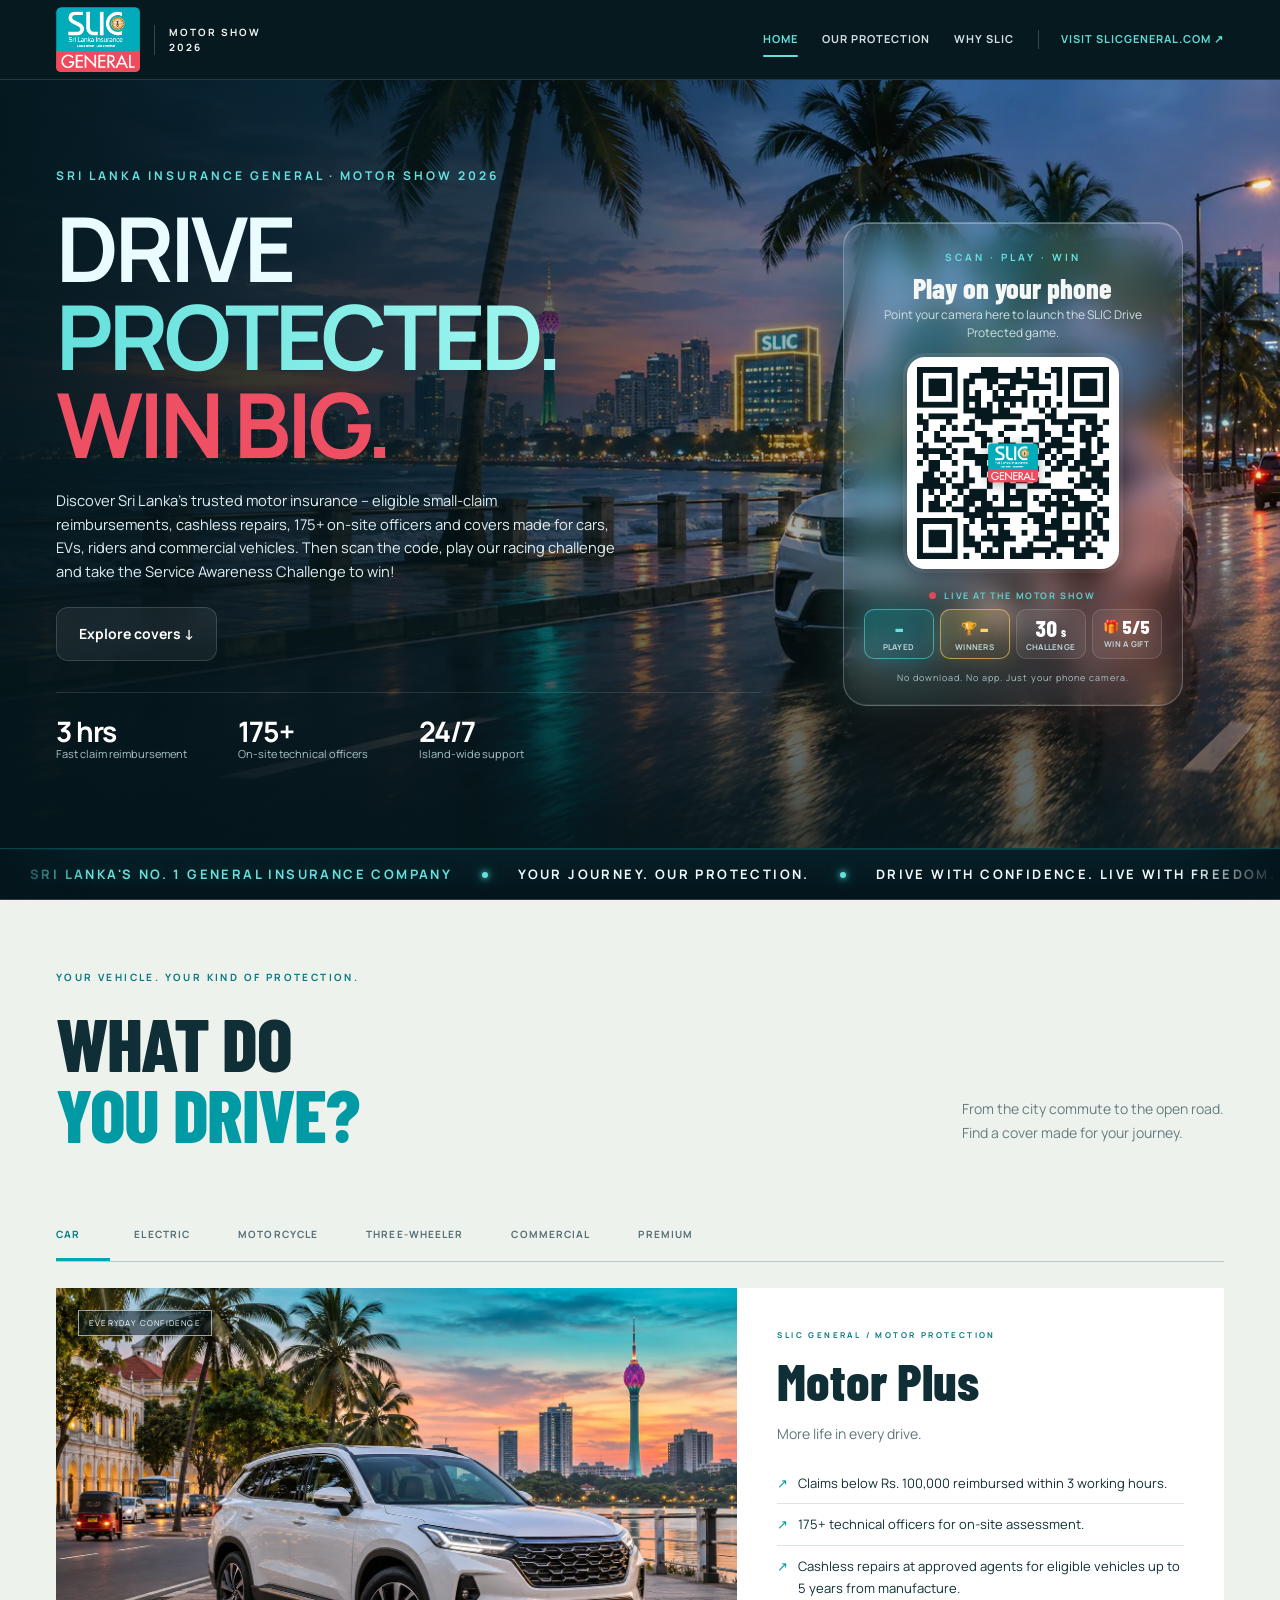
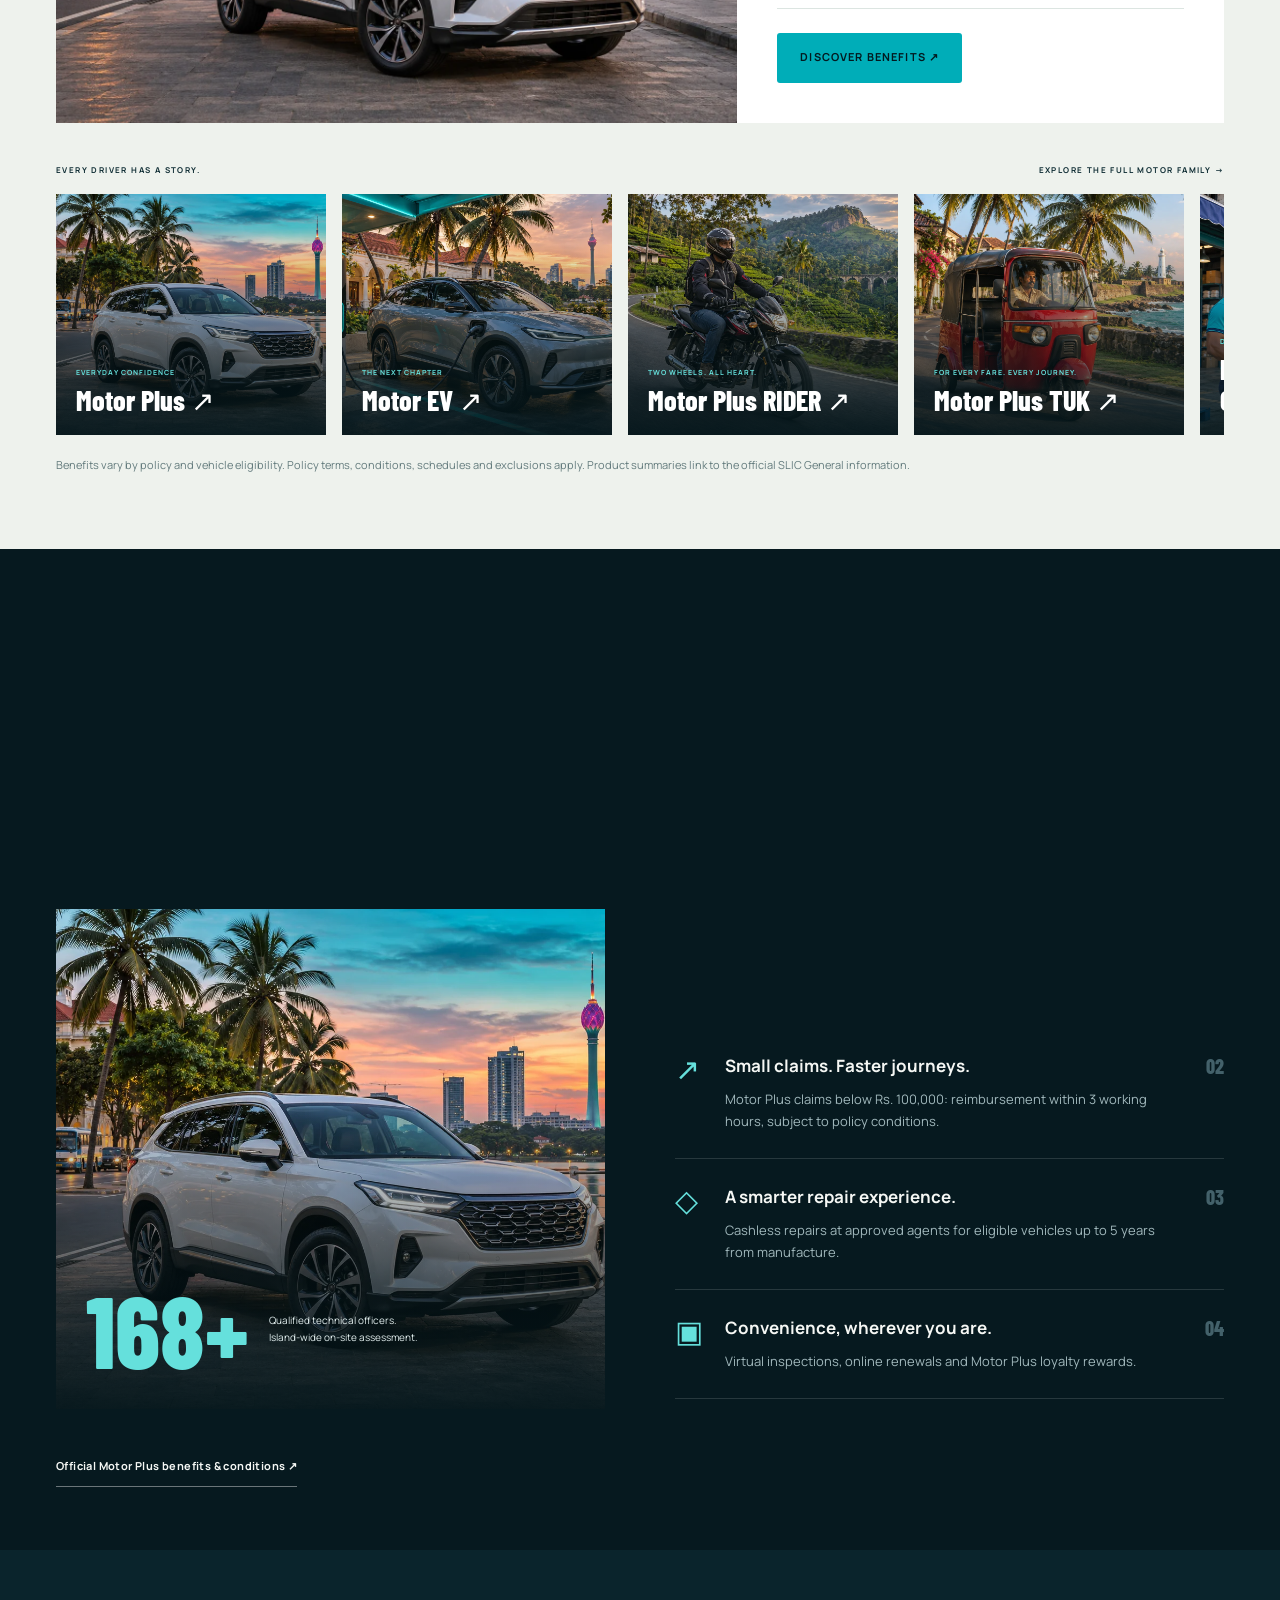
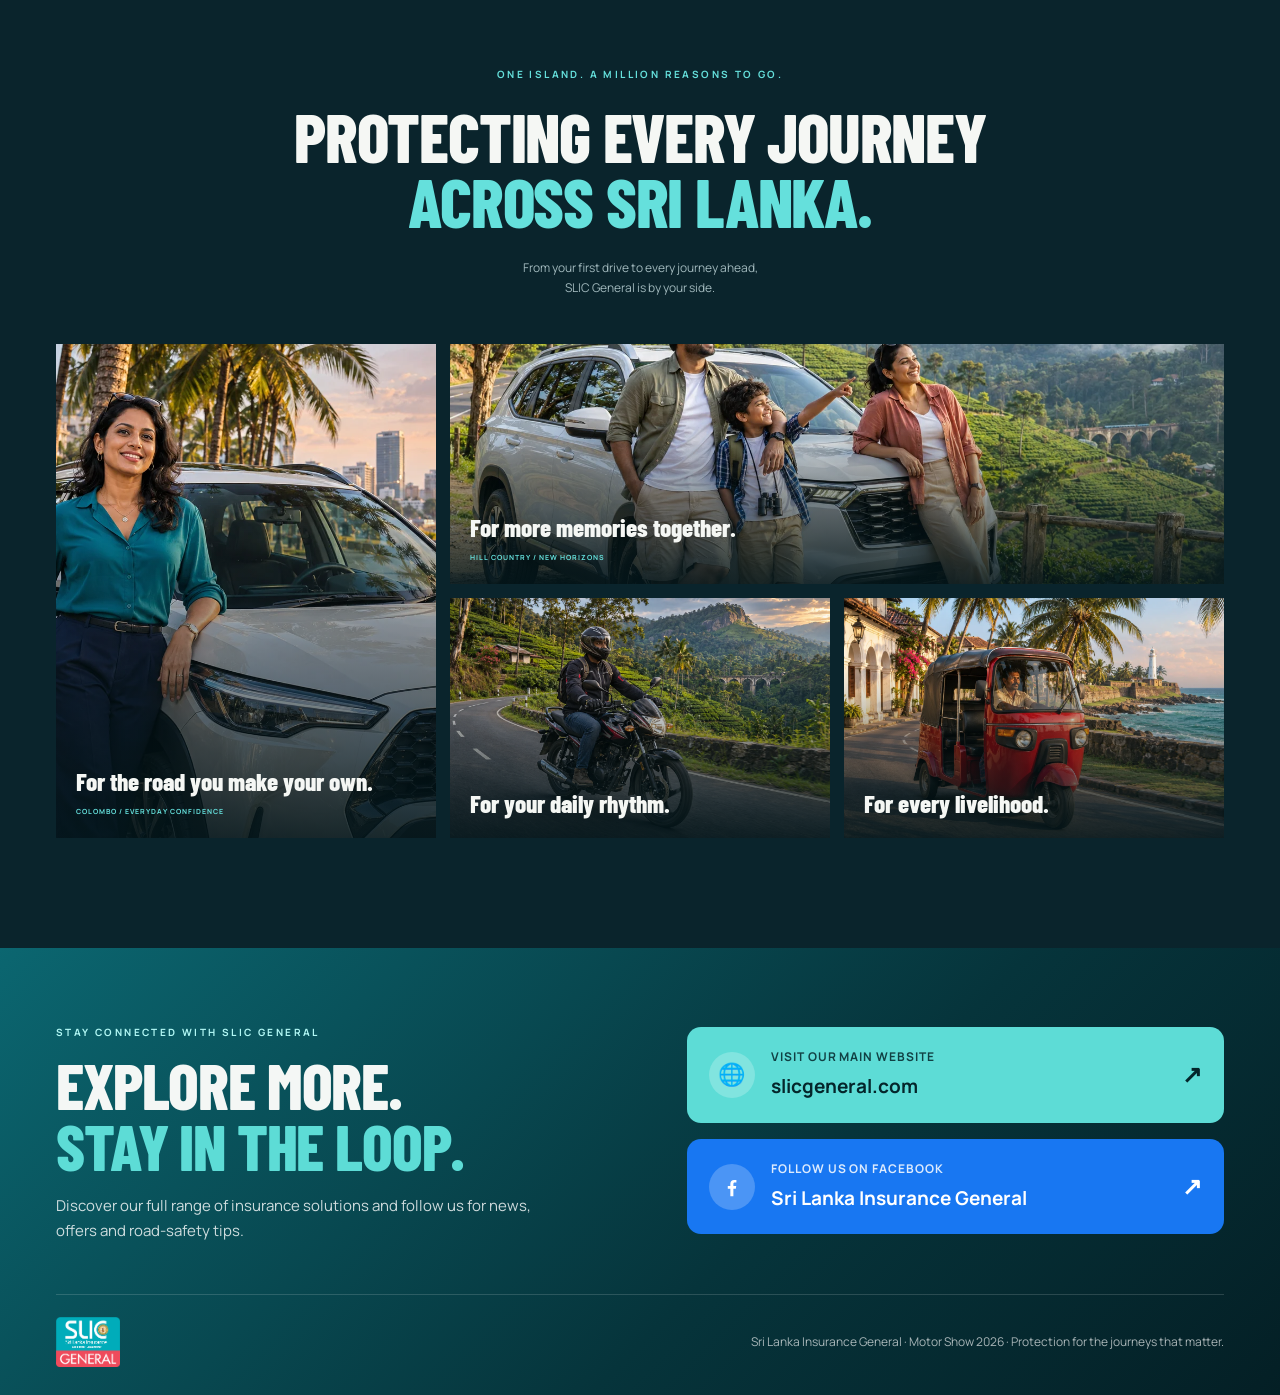
<file: index.html>
<!doctype html>
<html lang="en">
  <head>
    <meta charset="utf-8" />
    <meta
      name="viewport"
      content="width=device-width,initial-scale=1,viewport-fit=cover"
    />
    <meta name="theme-color" content="#06191f" />
    <meta
      name="description"
      content="Drive smart. Stay protected. Take the SLIC General Motor Game challenge and discover motor protection for your Sri Lankan journey."
    />
    <title>SLIC General Motor Game · Drive Smart. Stay Protected.</title>
    <link rel="icon" href="assets/logo.png" />
    <link
      rel="preload"
      as="image"
      href="assets/images/colombo-desktop.webp"
      imagesrcset="assets/images/colombo-desktop-small.webp 960w, assets/images/colombo-desktop.webp 1672w"
      imagesizes="100vw"
      media="(min-width:768px)"
      fetchpriority="high"
    />
    <link
      rel="preload"
      as="image"
      href="assets/images/colombo-portrait.webp"
      imagesrcset="assets/images/colombo-portrait-small.webp 480w, assets/images/colombo-portrait.webp 941w"
      imagesizes="100vw"
      media="(max-width:767px)"
      fetchpriority="high"
    />
    <link rel="stylesheet" href="assets/site.css" />
    <link rel="stylesheet" href="assets/mobile-home.css" />
  </head>
  <body data-page="campaign">
    <a class="skip-link" href="#main">Skip to content</a>
    <main id="main">
      <section class="campaign-hero" id="home" aria-labelledby="heroTitle">
        <picture
          ><source
            media="(max-width:767px)"
            srcset="
              assets/images/colombo-portrait-small.webp 480w,
              assets/images/colombo-portrait.webp       941w
            "
            sizes="100vw" />
          <img
            class="hero-image"
            src="assets/images/colombo-desktop.webp"
            srcset="
              assets/images/colombo-desktop-small.webp  960w,
              assets/images/colombo-desktop.webp       1672w
            "
            sizes="100vw"
            alt="White SUV on Colombo’s coastal road with the Lotus Tower in the distance"
            width="1672"
            height="941"
            fetchpriority="high"
        /></picture>
        <div class="hero-shade"></div>
        <div class="hero-grid wrap">
          <div class="hero-copy">
            <span class="hero-eyebrow"
              >SRI LANKA INSURANCE GENERAL · MOTOR SHOW 2026</span
            >
            <h1 id="heroTitle" class="hero-title">
              DRIVE<br /><span class="t-teal">PROTECTED.</span><br /><span
                class="t-pink"
                >WIN BIG.</span
              >
            </h1>
            <p class="hero-lead">
              Discover Sri Lanka's trusted motor insurance – eligible
              small-claim reimbursements, cashless repairs, 175+ on-site
              officers and covers made for cars, EVs, riders and commercial
              vehicles. Then scan the code, play our racing challenge and take
              the Service Awareness Challenge to win!
            </p>
            <p class="mobile-hero-intro">
              Confidence for every journey. Explore motor protection for your
              life on the road.
            </p>
            <a class="btn-glass" href="#products">Explore covers ↓</a>
            <div class="hero-stats">
              <div><b>3 hrs</b><span>Fast claim reimbursement</span></div>
              <div><b>175+</b><span>On-site technical officers</span></div>
              <div><b>24/7</b><span>Island-wide support</span></div>
            </div>
          </div>
          <div class="hero-side">
            <div class="qr-glass" aria-labelledby="scanTitle">
              <span class="eyebrow">SCAN · PLAY · WIN</span>
              <h3 id="scanTitle">Play on your phone</h3>
              <p>
                Point your camera here to launch the SLIC Drive Protected game.
              </p>
              <div class="qr-frame">
                <div
                  class="qr-code"
                  data-qr
                  data-qr-size="300"
                  aria-label="QR code for the mobile driving challenge"
                ></div>
                <img class="qr-logo" src="assets/logo.png" alt="" />
              </div>
              <div class="live-panel" aria-live="polite">
                <div class="live-head">
                  <span class="live-dot" aria-hidden="true"></span>LIVE AT THE
                  MOTOR SHOW
                </div>
                <div class="live-grid">
                  <div class="lv lv-teal">
                    <b data-live="players">–</b><span>Played</span>
                  </div>
                  <div class="lv lv-gold">
                    <b
                      ><i aria-hidden="true">🏆</i
                      ><span data-live="winners">–</span></b
                    ><span>Winners</span>
                  </div>
                  <div class="lv">
                    <b>30<small>s</small></b
                    ><span>Challenge</span>
                  </div>
                  <div class="lv lv-gift">
                    <b><i aria-hidden="true">🎁</i>5/5</b
                    ><span>Win a gift</span>
                  </div>
                </div>
                <p class="live-top" data-live-top hidden></p>
              </div>
              <small class="qr-note"
                >No download. No app. Just your phone camera.</small
              >
            </div>
          </div>
          <section
            class="mobile-banner-slider"
            aria-label="Explore motor protection"
            aria-roledescription="carousel"
          >
            <div class="mobile-banner-track">
              <a
                class="mobile-banner"
                href="products/motor-plus.html"
                aria-label="Motor Plus: discover benefits"
                ><img
                  src="assets/images/motor-plus-small.webp"
                  alt="Motor Plus vehicle in Sri Lanka"
                  width="150"
                  height="100"
                /><span
                  ><small>FOR YOUR EVERYDAY DRIVE</small
                  ><strong>Motor Plus</strong
                  ><em>Your road. More confidence.</em></span
                ><b aria-hidden="true">↗</b></a
              ><a
                class="mobile-banner"
                href="products/motor-ev.html"
                aria-label="Motor EV: discover benefits"
                ><img
                  src="assets/images/motor-ev-small.webp"
                  alt="Motor EV vehicle in Sri Lanka"
                  width="150"
                  height="100"
                /><span
                  ><small>THE NEXT CHAPTER</small><strong>Motor EV</strong
                  ><em>Electric drive. Extra confidence.</em></span
                ><b aria-hidden="true">↗</b></a
              ><a
                class="mobile-banner"
                href="products/rider.html"
                aria-label="Motor Plus RIDER: discover benefits"
                ><img
                  src="assets/images/rider-small.webp"
                  alt="Motor Plus RIDER vehicle in Sri Lanka"
                  width="150"
                  height="100"
                /><span
                  ><small>TWO WHEELS. ALL HEART.</small
                  ><strong>Motor Plus RIDER</strong
                  ><em>Make every ride your own.</em></span
                ><b aria-hidden="true">↗</b></a
              ><a
                class="mobile-banner"
                href="products/tuk.html"
                aria-label="Motor Plus TUK: discover benefits"
                ><img
                  src="assets/images/tuk-small.webp"
                  alt="Motor Plus TUK vehicle in Sri Lanka"
                  width="150"
                  height="100"
                /><span
                  ><small>FOR EVERY JOURNEY</small
                  ><strong>Motor Plus TUK</strong
                  ><em>Your livelihood. Moving forward.</em></span
                ><b aria-hidden="true">↗</b></a
              >
            </div>
            <div class="mobile-banner-controls">
              <span>PROTECTION FOR YOUR JOURNEY</span>
              <div class="mobile-banner-dots" aria-label="Choose a banner">
                <button
                  type="button"
                  aria-label="Show Motor Plus banner"
                  aria-pressed="true"
                ></button
                ><button
                  type="button"
                  aria-label="Show Motor EV banner"
                  aria-pressed="false"
                ></button
                ><button
                  type="button"
                  aria-label="Show Motor Plus RIDER banner"
                  aria-pressed="false"
                ></button
                ><button
                  type="button"
                  aria-label="Show Motor Plus TUK banner"
                  aria-pressed="false"
                ></button>
              </div>
            </div>
          </section>
        </div>
      </section>
      <div class="campaign-marquee" aria-hidden="true">
        <div class="mq-track">
          <div class="mq-set">
            <span class="mq-t mq-teal"
              >SRI LANKA&#39;S NO. 1 GENERAL INSURANCE COMPANY</span
            ><span class="mq-dot"></span
            ><span class="mq-t mq-white">YOUR JOURNEY. OUR PROTECTION.</span
            ><span class="mq-dot"></span
            ><span class="mq-t mq-white"
              >DRIVE WITH CONFIDENCE. LIVE WITH FREEDOM.</span
            ><span class="mq-dot"></span
            ><span class="mq-t mq-teal"
              >PROTECTING EVERY JOURNEY ACROSS SRI LANKA</span
            ><span class="mq-dot"></span
            ><span class="mq-t mq-coral">SCAN &bull; PLAY &bull; WIN BIG!</span
            ><span class="mq-dot"></span>
          </div>
          <div class="mq-set">
            <span class="mq-t mq-teal"
              >SRI LANKA&#39;S NO. 1 GENERAL INSURANCE COMPANY</span
            ><span class="mq-dot"></span
            ><span class="mq-t mq-white">YOUR JOURNEY. OUR PROTECTION.</span
            ><span class="mq-dot"></span
            ><span class="mq-t mq-white"
              >DRIVE WITH CONFIDENCE. LIVE WITH FREEDOM.</span
            ><span class="mq-dot"></span
            ><span class="mq-t mq-teal"
              >PROTECTING EVERY JOURNEY ACROSS SRI LANKA</span
            ><span class="mq-dot"></span
            ><span class="mq-t mq-coral">SCAN &bull; PLAY &bull; WIN BIG!</span
            ><span class="mq-dot"></span>
          </div>
        </div>
      </div>
      <section
        class="protection-section section"
        id="products"
        aria-labelledby="productsTitle"
      >
        <div class="wrap">
          <div class="section-heading reveal">
            <div>
              <span class="eyebrow"
                >YOUR VEHICLE. YOUR KIND OF PROTECTION.</span
              >
              <h2 id="productsTitle">WHAT DO<br /><em>YOU DRIVE?</em></h2>
            </div>
            <p>
              From the city commute to the open road.<br />Find a cover made for
              your journey.
            </p>
          </div>
          <div
            class="vehicle-tabs"
            role="tablist"
            aria-label="Choose your vehicle"
          >
            <button
              role="tab"
              id="tab-car"
              aria-selected="true"
              aria-controls="vehiclePanel"
              data-category="car"
            >
              Car</button
            ><button
              role="tab"
              id="tab-electric"
              aria-selected="false"
              aria-controls="vehiclePanel"
              data-category="electric"
              tabindex="-1"
            >
              Electric</button
            ><button
              role="tab"
              id="tab-motorcycle"
              aria-selected="false"
              aria-controls="vehiclePanel"
              data-category="motorcycle"
              tabindex="-1"
            >
              Motorcycle</button
            ><button
              role="tab"
              id="tab-tuk"
              aria-selected="false"
              aria-controls="vehiclePanel"
              data-category="tuk"
              tabindex="-1"
            >
              Three-wheeler</button
            ><button
              role="tab"
              id="tab-commercial"
              aria-selected="false"
              aria-controls="vehiclePanel"
              data-category="commercial"
              tabindex="-1"
            >
              Commercial</button
            ><button
              role="tab"
              id="tab-premium"
              aria-selected="false"
              aria-controls="vehiclePanel"
              data-category="premium"
              tabindex="-1"
            >
              Premium
            </button>
          </div>
          <div
            id="vehiclePanel"
            class="vehicle-panel"
            role="tabpanel"
            aria-labelledby="tab-car"
          ></div>
          <div class="portfolio-heading">
            <span>EVERY DRIVER HAS A STORY.</span
            ><span>EXPLORE THE FULL MOTOR FAMILY →</span>
          </div>
          <div
            id="portfolioRail"
            class="portfolio-rail"
            aria-label="All motor insurance products"
          ></div>
          <p class="small-print dark-print">
            Benefits vary by policy and vehicle eligibility. Policy terms,
            conditions, schedules and exclusions apply. Product summaries link
            to the official SLIC General information.
          </p>
        </div>
      </section>
      <section
        class="confidence-section section"
        id="why"
        aria-labelledby="whyTitle"
      >
        <div class="wrap">
          <div class="section-heading reveal">
            <div>
              <span class="eyebrow">THE CONFIDENCE TO KEEP GOING</span>
              <h2 id="whyTitle">
                MORE THAN INSURANCE.<br /><em
                  >CONFIDENCE FOR<br />EVERY JOURNEY.</em
                >
              </h2>
            </div>
            <p>
              Real support for the road ahead.<br />Explore selected Motor Plus
              benefits.
            </p>
          </div>
          <div class="confidence-layout">
            <div class="confidence-photo reveal">
              <img
                src="assets/images/motor-plus.webp"
                srcset="
                  assets/images/motor-plus-small.webp  620w,
                  assets/images/motor-plus.webp       1400w
                "
                sizes="(max-width:767px) 100vw, 65vw"
                alt="Premium white SUV in Colombo"
                width="1000"
                height="667"
                loading="lazy"
              />
              <div>
                <strong><span data-count="175">175</span>+</strong
                ><span
                  >Qualified technical officers.<br />Island-wide on-site
                  assessment.</span
                >
              </div>
            </div>
            <div class="benefit-list">
              <article class="reveal">
                <span class="benefit-icon">◷</span>
                <div>
                  <h3>Support that stays with you.</h3>
                  <p>Motor Plus service, 24 hours a day, 7 days a week.</p>
                </div>
                <b>01</b>
              </article>
              <article class="reveal">
                <span class="benefit-icon">↗</span>
                <div>
                  <h3>Small claims. Faster journeys.</h3>
                  <p>
                    Motor Plus claims below Rs. 100,000: reimbursement within 3
                    working hours, subject to policy conditions.
                  </p>
                </div>
                <b>02</b>
              </article>
              <article class="reveal">
                <span class="benefit-icon">◇</span>
                <div>
                  <h3>A smarter repair experience.</h3>
                  <p>
                    Cashless repairs at approved agents for eligible vehicles up
                    to 5 years from manufacture.
                  </p>
                </div>
                <b>03</b>
              </article>
              <article class="reveal">
                <span class="benefit-icon">▣</span>
                <div>
                  <h3>Convenience, wherever you are.</h3>
                  <p>
                    Virtual inspections, online renewals and Motor Plus loyalty
                    rewards.
                  </p>
                </div>
                <b>04</b>
              </article>
            </div>
          </div>
          <a
            class="text-link"
            href="https://www.slicgeneral.com/en/personal/motor-insurance/motor-plus"
            target="_blank"
            rel="noopener"
            >Official Motor Plus benefits & conditions ↗</a
          >
        </div>
      </section>
      <section class="stories-section section" aria-labelledby="storiesTitle">
        <div class="wrap">
          <div class="story-heading reveal">
            <span class="eyebrow">ONE ISLAND. A MILLION REASONS TO GO.</span>
            <h2 id="storiesTitle">
              PROTECTING EVERY JOURNEY<br /><em>ACROSS SRI LANKA.</em>
            </h2>
            <p>
              From your first drive to every journey ahead,<br />SLIC General is
              by your side.
            </p>
          </div>
          <div class="story-mosaic">
            <figure class="story-tall reveal">
              <img
                src="assets/images/ladies-only.webp"
                srcset="
                  assets/images/ladies-only-small.webp  620w,
                  assets/images/ladies-only.webp       1400w
                "
                sizes="(max-width:767px) 100vw, 65vw"
                alt="Sri Lankan professional beside her car in Colombo"
                width="900"
                height="600"
                loading="lazy"
              />
              <figcaption>
                For the road you make your own.<small
                  >COLOMBO / EVERYDAY CONFIDENCE</small
                >
              </figcaption>
            </figure>
            <figure class="story-wide reveal">
              <img
                src="assets/images/family.webp"
                srcset="
                  assets/images/family-small.webp  620w,
                  assets/images/family.webp       1400w
                "
                sizes="(max-width:767px) 100vw, 65vw"
                alt="Sri Lankan family enjoying a hill-country road trip"
                width="900"
                height="600"
                loading="lazy"
              />
              <figcaption>
                For more memories together.<small
                  >HILL COUNTRY / NEW HORIZONS</small
                >
              </figcaption>
            </figure>
            <figure class="reveal">
              <img
                src="assets/images/rider.webp"
                srcset="
                  assets/images/rider-small.webp  620w,
                  assets/images/rider.webp       1400w
                "
                sizes="(max-width:767px) 100vw, 65vw"
                alt="Helmeted Sri Lankan motorcyclist on a scenic local road"
                width="900"
                height="600"
                loading="lazy"
              />
              <figcaption>For your daily rhythm.</figcaption>
            </figure>
            <figure class="reveal">
              <img
                src="assets/images/tuk.webp"
                srcset="
                  assets/images/tuk-small.webp  620w,
                  assets/images/tuk.webp       1400w
                "
                sizes="(max-width:767px) 100vw, 65vw"
                alt="Red Sri Lankan three-wheeler on a coastal road"
                width="900"
                height="600"
                loading="lazy"
              />
              <figcaption>For every livelihood.</figcaption>
            </figure>
            <figure class="story-last reveal">
              <img
                src="assets/images/commercial.webp"
                srcset="
                  assets/images/commercial-small.webp  620w,
                  assets/images/commercial.webp       1400w
                "
                sizes="(max-width:767px) 100vw, 65vw"
                alt="Sri Lankan delivery professional and commercial vehicle"
                width="900"
                height="600"
                loading="lazy"
              />
              <figcaption>For the business you’re building.</figcaption>
            </figure>
          </div>
        </div>
      </section>
    </main>
    <dialog
      id="productDialog"
      class="product-dialog"
      aria-labelledby="dialogTitle"
    >
      <button
        class="dialog-close"
        aria-label="Close product details"
        type="button"
      >
        ×
      </button>
      <div id="dialogContent"></div>
    </dialog>
    <script src="assets/config.js"></script>
    <script src="assets/vendor/qrcode.min.js"></script>
    <script src="assets/site.js"></script>
    <script src="assets/mobile-banner.js"></script>
    <script src="assets/live-stats.js" defer></script>
  </body>
</html>
</file>
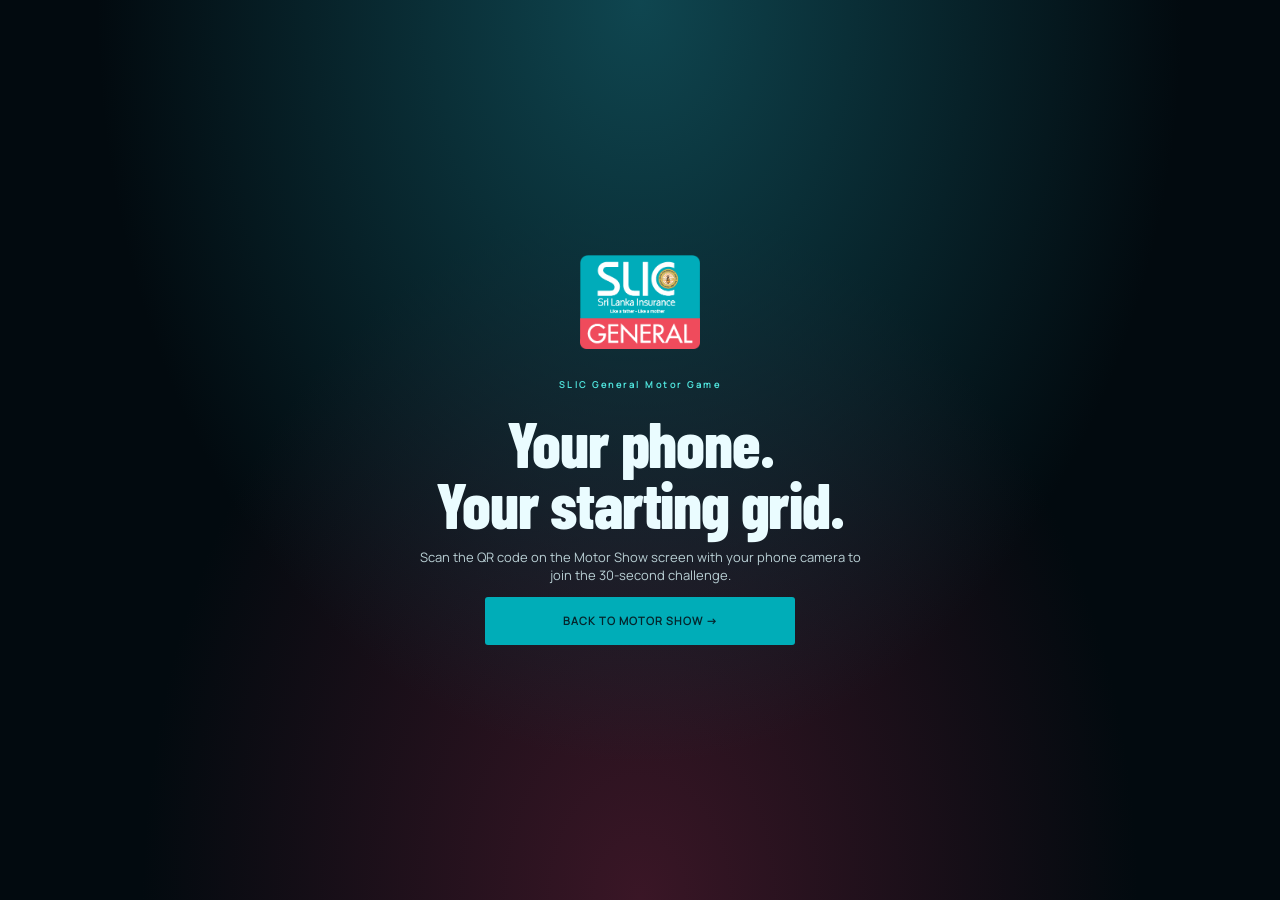
<file: motorshow2026/index.html>
<!doctype html>
<html lang="en"><head><meta charset="utf-8"><base href="../"><meta name="viewport" content="width=device-width,initial-scale=1,viewport-fit=cover,maximum-scale=1,user-scalable=no"><meta name="theme-color" content="#06191f"><meta name="apple-mobile-web-app-capable" content="yes"><meta name="mobile-web-app-capable" content="yes"><title>SLIC Safe Driving Challenge · Motor Show 2026</title><link rel="icon" href="assets/logo.png"><link rel="stylesheet" href="assets/game.css"><link rel="stylesheet" href="assets/game-flow.css"></head><body>
<div class="desktop-game-notice"><img src="assets/logo.png" alt="SLIC General" width="120"><span class="eyebrow">SLIC General Motor Game</span><h2>Your phone.<br>Your starting grid.</h2><p>Scan the QR code on the Motor Show screen with your phone camera to join the 30-second challenge.</p><a class="big teal" href="index.html">BACK TO MOTOR SHOW →</a></div>

<div class="stage" id="stage" data-screen="reg">
  <canvas id="cv" aria-label="Three-lane driving game"></canvas>

  <!-- HUD -->
  <div class="hud" id="hud">
    <div class="pill time" id="timePill"><small>TIME</small><b id="time">30</b></div>
    <div class="pill score"><small>SCORE</small><b id="score">0</b></div>
    <div class="pill"><small>SHIELDS</small><b id="shields">0</b></div>
    <div class="hud-btns"><button class="pause" id="muteBtn" aria-label="Mute sound">🔊</button><button class="pause" id="pauseBtn" aria-label="Pause game">Ⅱ</button></div>
  </div>
  <div class="timebar" id="timebar"><i id="timefill"></i></div>
  <div class="combo" id="combo">COMBO x2</div>
  <div class="tapzones" id="tap"><div id="tapL"></div><div id="tapR"></div></div>
  <div class="hint" id="hint" style="display:none"><span>‹</span><span>›</span></div>

  <!-- 1. REGISTRATION -->
  <section class="ov on" id="reg">
    <img class="logo-big reg-logo" src="assets/logo.png" alt="SLIC General">
    <span class="eyebrow">SLIC General Motor Game</span>
    <h2 class="flow-title">WELCOME TO<br><em>SLIC General Motor Game!</em></h2>
    <p class="sub">Get ready for the ultimate 30-second Safe Driving Challenge!</p>
    <div class="how compact-how"><div><b>🛡</b>Shield +100</div><div><b class="gold-ico">🛡</b>Gold shield +200</div><div><b>↔</b>Swipe to steer</div><div><b>🏆</b><span data-min-win>1,000</span>+ unlocks the challenge</div></div>
    <form id="regForm" novalidate>
      <div class="field"><label for="pname">YOUR NAME</label><input id="pname" maxlength="40" autocomplete="name" placeholder="e.g. Kasun Perera" required></div>
      <div class="field"><label for="pphone">SRI LANKAN MOBILE NUMBER</label><input id="pphone" type="tel" inputmode="tel" autocomplete="tel" maxlength="16" placeholder="07X XXX XXXX" required></div>
      <div class="err" id="err" aria-live="polite"></div>
      <button class="big" id="regBtn" type="submit">START MY CHALLENGE →</button>
    </form>
    <p class="tiny">Your name and mobile number are sent securely to SLIC General for this event only. Your number is never shown on the leaderboard.</p>
  </section>

  <!-- COUNTDOWN / PAUSE -->
  <section class="ov" id="countOv" style="background:#04121a66"><div class="count" id="countNum">3</div></section>
  <section class="ov" id="pauseOv"><span class="eyebrow">PAUSED</span><h2>Your road can wait.</h2><p class="sub">Your single attempt is still running. Resume when you're ready.</p><button class="big teal" id="resumeBtn">RESUME →</button></section>

  <!-- 2a. ELIGIBLE -->
  <section class="ov celebrate" id="eligibleOv">
    <div class="trophy" aria-hidden="true"><svg viewBox="0 0 120 120"><defs><linearGradient id="tg" x1="0" y1="0" x2="1" y2="1"><stop offset="0" stop-color="#fff1c2"/><stop offset=".45" stop-color="#ffce69"/><stop offset="1" stop-color="#b48420"/></linearGradient></defs><path d="M36 18h48v28c0 22-48 22-48 0z" fill="url(#tg)"/><path d="M36 26H20v12c0 12 10 18 20 18M84 26h16v12c0 12-10 18-20 18" fill="none" stroke="url(#tg)" stroke-width="6"/><rect x="55" y="62" width="10" height="20" fill="url(#tg)"/><rect x="38" y="84" width="44" height="10" rx="3" fill="url(#tg)"/><rect x="32" y="94" width="56" height="10" rx="3" fill="#00adb8"/></svg></div>
    <span class="eyebrow">YOUR FINAL SCORE</span>
    <div class="scorebig glow" id="eligScore">0</div>
    <h2 class="flow-title">CONGRATULATIONS!</h2>
    <p class="sub strong">AMAZING DRIVE! YOU'VE UNLOCKED THE SERVICE AWARENESS CHALLENGE!</p>
    <button class="big gold" id="toFacebook">CONTINUE →</button>
  </section>

  <!-- 2b. NOT ELIGIBLE -->
  <section class="ov lost" id="doneOv">
    <img class="logo-big reg-logo" src="assets/logo.png" alt="SLIC General">
    <span class="eyebrow lost-tag">✕ NOT QUALIFIED THIS TIME</span>
    <h2 class="flow-title">SO CLOSE!<br><em>KEEP DRIVING SAFE</em></h2>
    <div class="target-card" role="group" aria-label="Your score compared with the qualifying score">
      <div class="tc-row">
        <div class="tc-cell"><span>YOUR SCORE</span><b id="doneScore">0</b></div>
        <div class="tc-cell need"><span>NEEDED TO QUALIFY</span><b><span id="doneNeed">1,001</span>+</b></div>
      </div>
      <div class="tc-bar" aria-hidden="true"><i id="doneBar"></i></div>
      <p class="tc-short" id="doneShort"></p>
    </div>
    <div class="stats"><div><b id="stShield">0</b><span>SHIELDS</span></div><div><b id="stCoin">0</b><span>GOLD</span></div><div><b id="stDodge">0</b><span>DODGED</span></div></div>
    <p class="sub">Only scores above <b class="need-txt"><span data-min-win>1,000</span></b> unlock the Service Awareness Challenge and the chance to win a gift. Thank you for driving safely – on the road, every second counts.</p>
    <div class="after-actions cta-pair"><a class="big teal" href="claims.html">EXPLORE OUR SERVICES →</a><a class="big explore" href="index.html#products">DISCOVER MOTOR PROTECTION →</a><button class="link-btn" data-hof>VIEW ALL WINNERS 🏆</button></div>
  </section>

  <!-- 3. FACEBOOK -->
  <section class="ov" id="fbOv">
    <div class="fb-art" aria-hidden="true">
      <span class="fb-bubble b1">👍</span><span class="fb-bubble b2">❤</span><span class="fb-bubble b3">🚗</span>
      <div class="fb-icon"><svg viewBox="0 0 48 48"><circle cx="24" cy="24" r="24" fill="#1877F2"/><path d="M33 31l1-7h-7v-4.5c0-2 1-3.8 4-3.8h3V9.6S31.3 9 28.6 9C23 9 20 12.3 20 18v6h-6v7h6v17a24 24 0 0 0 7 0V31z" fill="#fff"/></svg></div>
      <img class="fb-logo" src="assets/logo.png" alt="">
    </div>
    <h2 class="flow-title">STAY CONNECTED<br><em>WITH SLIC GENERAL!</em></h2>
    <p class="sub">Follow our journey for exciting updates, motor protection tips and exclusive campaigns!</p>
    <a class="fb-link" id="fbLink" href="#" target="_blank" rel="noopener">facebook.com/SriLankaInsuranceGeneral</a>
    <button class="big fb" id="fbBtn">FOLLOW US ON FACEBOOK ↗</button>
    <div class="fb-confirm" id="fbConfirm" hidden>
      <p class="confirm-q">HAVE YOU FOLLOWED SLIC GENERAL?</p>
      <button class="big gold" id="toQuiz">YES, I'VE FOLLOWED — CONTINUE!</button>
    </div>
    <p class="tiny" id="fbTiny">Opens in a new tab. Your game is saved – come back here to continue.</p>
  </section>

  <!-- 4. SERVICE AWARENESS CHALLENGE -->
  <section class="ov quiz" id="quizOv">
    <img class="logo-big reg-logo" src="assets/logo.png" alt="SLIC General">
    <span class="eyebrow">SERVICE AWARENESS CHALLENGE</span>
    <h2 class="flow-title quiz-title">DIGITAL SERVICES <em>AWARENESS QUIZ</em></h2>
    <p class="sub quiz-sub">5 quick questions about SLIC General’s digital services. Get all 5 right to win a gift!</p>
    <div class="quiz-progress" aria-hidden="true"><i id="quizBar"></i></div>
    <div class="quiz-card" id="quizCard" aria-live="polite">
      <div class="quiz-head"><span class="quiz-num" id="quizNum">01</span><span class="quiz-of" id="quizOf">QUESTION 1 OF 5</span></div>
      <div class="quiz-icon" id="quizIcon" aria-hidden="true"></div>
      <span class="quiz-service" id="quizService"></span>
      <p class="quiz-q" id="quizQ"></p>
      <div class="quiz-choices" id="quizChoices" role="radiogroup" aria-label="Your answer"></div>
    </div>
    <button class="big gold" id="quizNext">NEXT QUESTION →</button>
  </section>

  <!-- 5a. WINNER (5/5 YES) -->
  <section class="ov celebrate win" id="winOv">
    <img class="logo-big reg-logo" src="assets/logo.png" alt="SLIC General">
    <div class="trophy" aria-hidden="true"><svg viewBox="0 0 120 120"><defs><linearGradient id="tg2" x1="0" y1="0" x2="1" y2="1"><stop offset="0" stop-color="#fff1c2"/><stop offset=".45" stop-color="#ffce69"/><stop offset="1" stop-color="#b48420"/></linearGradient></defs><path d="M36 18h48v28c0 22-48 22-48 0z" fill="url(#tg2)"/><path d="M36 26H20v12c0 12 10 18 20 18M84 26h16v12c0 12-10 18-20 18" fill="none" stroke="url(#tg2)" stroke-width="6"/><rect x="55" y="62" width="10" height="20" fill="url(#tg2)"/><rect x="38" y="84" width="44" height="10" rx="3" fill="url(#tg2)"/><rect x="32" y="94" width="56" height="10" rx="3" fill="#00adb8"/></svg></div>
    <span class="eyebrow">SLIC General Motor Game</span>
    <h2 class="flow-title">CONGRATULATIONS!<br><em>YOU'RE A WINNER! 🏆</em></h2>
    <p class="sub strong">Fantastic! You answered all five questions correctly!</p>
    <dl class="result-meta">
      <div class="wide"><dt>NAME</dt><dd id="winName"></dd></div>
      <div><dt>DRIVING SCORE</dt><dd id="winScore"></dd></div>
      <div><dt>AWARENESS</dt><dd class="gold-text">5 / 5</dd></div>
    </dl>
    <p class="collect">SHOW THIS WINNER SCREEN TO OUR SLIC GENERAL STALL ASSISTANT TO COLLECT YOUR GIFT!</p>
    <div class="after-actions cta-pair"><a class="big teal" href="claims.html">EXPLORE OUR SERVICES →</a><a class="big explore" href="index.html#products">DISCOVER MOTOR PROTECTION →</a><button class="link-btn" data-hof>VIEW ALL WINNERS 🏆</button></div>
  </section>

  <!-- 5b. THANK YOU (one or more NO) -->
  <section class="ov" id="thanksOv">
    <img class="logo-big reg-logo" src="assets/logo.png" alt="SLIC General">
    <span class="eyebrow">SERVICE AWARENESS CHALLENGE</span>
    <h2 class="flow-title">THANK YOU FOR <em>TAKING THE CHALLENGE!</em></h2>
    <p class="sub">Every journey is a chance to discover something new. You've just learned more about how SLIC General can support you!</p>
    <dl class="result-meta">
      <div class="wide"><dt>NAME</dt><dd id="thName"></dd></div>
      <div><dt>DRIVING SCORE</dt><dd id="thScore"></dd></div>
      <div><dt>CORRECT ANSWERS</dt><dd id="thKnown"></dd></div>
    </dl>
    <p class="result-label">DISCOVER MORE ABOUT</p>
    <ul class="discover-list" id="thList"></ul>
    <div class="after-actions cta-pair"><a class="big teal" href="claims.html">EXPLORE OUR SERVICES →</a><a class="big explore" href="index.html#products">DISCOVER MOTOR PROTECTION →</a><button class="link-btn" data-hof>VIEW ALL WINNERS 🏆</button></div>
  </section>
  <!-- INTERRUPTED -->
  <section class="ov" id="endedOv">
    <img class="logo-big" src="assets/logo.png" alt="SLIC General">
    <span class="eyebrow">PARTICIPATION ENDED</span>
    <h2 class="flow-title">THANK YOU FOR<br><em>JOINING US!</em></h2>
    <p class="sub">Your challenge attempt was interrupted before it finished, so it has ended. Each player has one attempt.</p>
    <div class="after-actions cta-pair"><a class="big teal" href="claims.html">EXPLORE OUR SERVICES →</a><a class="big explore" href="index.html#products">DISCOVER MOTOR PROTECTION →</a><button class="link-btn" data-hof>VIEW ALL WINNERS 🏆</button></div>
  </section>

  <!-- EVENT ENDED (after EVENT_END_DATE) -->
  <section class="ov" id="closedOv">
    <img class="logo-big" src="assets/logo.png" alt="SLIC General">
    <span class="eyebrow">THE CHALLENGE HAS ENDED</span>
    <h2 class="flow-title">THANK YOU FOR<br><em>YOUR INTEREST!</em></h2>
    <p class="sub">The SLIC General Motor Game has ended and is no longer accepting new players. Discover our motor insurance and digital services on our website.</p>
    <div class="after-actions cta-pair"><a class="big teal" href="index.html">VISIT OUR WEBSITE →</a><button class="link-btn" data-hof>VIEW ALL WINNERS 🏆</button></div>
  </section>

  <!-- ALL WINNERS (live from Google Sheets) -->
  <section class="ov hof" id="boardOv">
    <a class="hof-home" href="index.html" aria-label="Back to the SLIC General Motor Game website"><svg viewBox="0 0 24 24" aria-hidden="true"><path d="M3 11.5 12 4l9 7.5"/><path d="M5.5 10v9.5h5v-6h3v6h5V10"/></svg></a>
    <div class="hof-crest" aria-hidden="true">🏆</div>
    <span class="eyebrow">SLIC General Motor Game</span>
    <h2 class="flow-title">ALL <em>WINNERS</em></h2>
    <p class="hof-key"><span class="hof-cup">🏆</span> = 5/5 awareness winner</p>
    <div class="board ranked hof-board" id="board"></div>
    <div class="after-actions"><button class="big teal" id="boardBack">← BACK TO MY RESULT</button><a class="big explore" href="index.html#products">EXPLORE SLIC MOTOR INSURANCE →</a></div>
    <p class="tiny">Live results from every player at the SLIC General Motor Game. Only first names and surname initials are shown – mobile numbers are never shown.</p>
  </section>

  <!-- SAVING (API in progress / failed) -->
  <section class="ov save-ov" id="saveOv" aria-live="polite">
    <div class="save-spin" aria-hidden="true"></div>
    <span class="eyebrow">SLIC General Motor Game 2026</span>
    <h2 class="flow-title" id="saveTitle">SAVING…</h2>
    <p class="sub" id="saveMsg"></p>
    <p class="err" id="saveErr"></p>
    <button class="big gold" id="saveRetry" type="button">TRY AGAIN →</button>
  </section>

  <canvas class="confetti" id="confetti"></canvas>
</div>
<script src="assets/config.js"></script>
<script src="assets/game-store.js"></script>
<script src="assets/game-api.js"></script>
<script src="assets/game.js"></script>
</body></html>
</file>
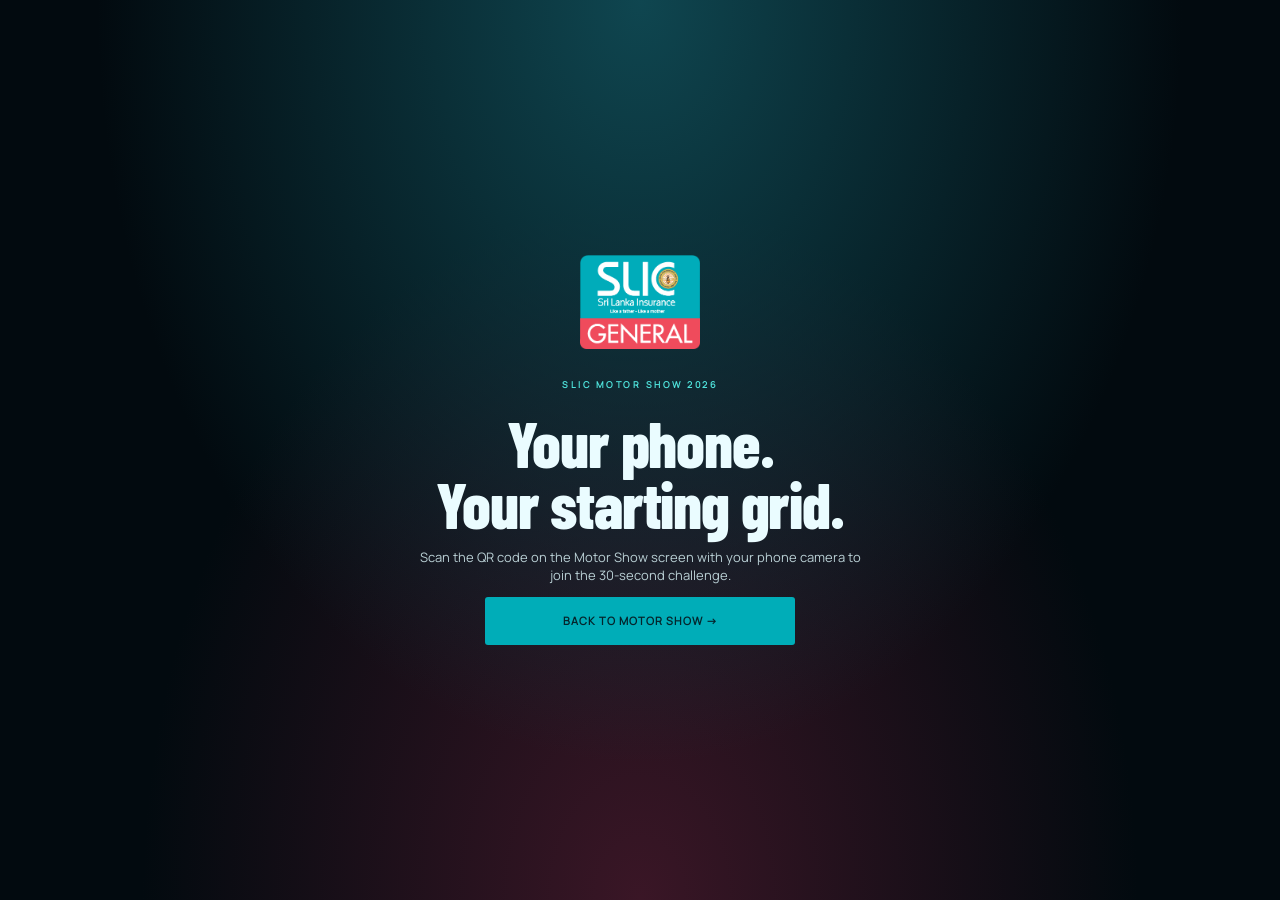
<file: game.html>
<!doctype html>
<html lang="en"><head><meta charset="utf-8"><meta name="viewport" content="width=device-width,initial-scale=1,viewport-fit=cover,maximum-scale=1,user-scalable=no"><meta name="theme-color" content="#06191f"><meta name="apple-mobile-web-app-capable" content="yes"><meta name="mobile-web-app-capable" content="yes"><title>SLIC Safe Driving Challenge · Motor Show 2026</title><link rel="icon" href="assets/logo.png"><link rel="stylesheet" href="assets/game.css"><link rel="stylesheet" href="assets/game-flow.css"></head><body>
<div class="desktop-game-notice"><img src="assets/logo.png" alt="SLIC General" width="120"><span class="eyebrow">SLIC MOTOR SHOW 2026</span><h2>Your phone.<br>Your starting grid.</h2><p>Scan the QR code on the Motor Show screen with your phone camera to join the 30-second challenge.</p><a class="big teal" href="index.html">BACK TO MOTOR SHOW →</a></div>

<div class="stage" id="stage" data-screen="reg">
  <canvas id="cv" aria-label="Three-lane driving game"></canvas>

  <!-- HUD -->
  <div class="hud" id="hud">
    <div class="pill time" id="timePill"><small>TIME</small><b id="time">30</b></div>
    <div class="pill score"><small>SCORE</small><b id="score">0</b></div>
    <div class="pill"><small>SHIELDS</small><b id="shields">0</b></div>
    <div class="hud-btns"><button class="pause" id="muteBtn" aria-label="Mute sound">🔊</button><button class="pause" id="pauseBtn" aria-label="Pause game">Ⅱ</button></div>
  </div>
  <div class="timebar" id="timebar"><i id="timefill"></i></div>
  <div class="combo" id="combo">COMBO x2</div>
  <div class="tapzones" id="tap"><div id="tapL"></div><div id="tapR"></div></div>
  <div class="hint" id="hint" style="display:none"><span>‹</span><span>›</span></div>

  <!-- 1. REGISTRATION -->
  <section class="ov on" id="reg">
    <img class="logo-big reg-logo" src="assets/logo.png" alt="SLIC General">
    <span class="eyebrow">SLIC MOTOR SHOW 2026</span>
    <h2 class="flow-title">WELCOME TO<br><em>SLIC MOTOR SHOW!</em></h2>
    <p class="sub">Get ready for the ultimate 30-second Safe Driving Challenge!</p>
    <div class="how compact-how"><div><b>🛡</b>Shield +100</div><div><b>●</b>Coin +250</div><div><b>↔</b>Swipe to steer</div><div><b>🏆</b>1,000+ unlocks the challenge</div></div>
    <form id="regForm" novalidate>
      <div class="field"><label for="pname">YOUR NAME</label><input id="pname" maxlength="40" autocomplete="name" placeholder="e.g. Kasun Perera" required></div>
      <div class="field"><label for="pphone">SRI LANKAN MOBILE NUMBER</label><input id="pphone" type="tel" inputmode="tel" autocomplete="tel" maxlength="16" placeholder="07X XXX XXXX" required></div>
      <div class="err" id="err" aria-live="polite"></div>
      <button class="big" id="regBtn" type="submit">START MY CHALLENGE →</button>
    </form>
    <p class="tiny">Your name and mobile number are sent securely to SLIC General for this event only. Your number is never shown on the leaderboard.</p>
  </section>

  <!-- COUNTDOWN / PAUSE -->
  <section class="ov" id="countOv" style="background:#04121a66"><div class="count" id="countNum">3</div></section>
  <section class="ov" id="pauseOv"><span class="eyebrow">PAUSED</span><h2>Your road can wait.</h2><p class="sub">Your single attempt is still running. Resume when you're ready.</p><button class="big teal" id="resumeBtn">RESUME →</button></section>

  <!-- 2a. ELIGIBLE -->
  <section class="ov celebrate" id="eligibleOv">
    <div class="trophy" aria-hidden="true"><svg viewBox="0 0 120 120"><defs><linearGradient id="tg" x1="0" y1="0" x2="1" y2="1"><stop offset="0" stop-color="#fff1c2"/><stop offset=".45" stop-color="#ffce69"/><stop offset="1" stop-color="#b48420"/></linearGradient></defs><path d="M36 18h48v28c0 22-48 22-48 0z" fill="url(#tg)"/><path d="M36 26H20v12c0 12 10 18 20 18M84 26h16v12c0 12-10 18-20 18" fill="none" stroke="url(#tg)" stroke-width="6"/><rect x="55" y="62" width="10" height="20" fill="url(#tg)"/><rect x="38" y="84" width="44" height="10" rx="3" fill="url(#tg)"/><rect x="32" y="94" width="56" height="10" rx="3" fill="#00adb8"/></svg></div>
    <span class="eyebrow">YOUR FINAL SCORE</span>
    <div class="scorebig glow" id="eligScore">0</div>
    <h2 class="flow-title">CONGRATULATIONS!</h2>
    <p class="sub strong">AMAZING DRIVE! YOU'VE UNLOCKED THE SERVICE AWARENESS CHALLENGE!</p>
    <button class="big gold" id="toFacebook">CONTINUE →</button>
  </section>

  <!-- 2b. NOT ELIGIBLE -->
  <section class="ov" id="doneOv">
    <span class="eyebrow">CHALLENGE COMPLETE!</span>
    <h2 class="flow-title">THANK YOU FOR DRIVING<br><em>WITH SLIC GENERAL!</em></h2>
    <p class="result-label">YOUR FINAL SCORE</p><div class="scorebig" id="doneScore">0</div>
    <div class="stats"><div><b id="stShield">0</b><span>SHIELDS</span></div><div><b id="stCoin">0</b><span>COINS</span></div><div><b id="stDodge">0</b><span>DODGED</span></div></div>
    <p class="sub">Scores above 1,000 unlock the Service Awareness Challenge. Thank you for driving safely – on the road, every second counts.</p>
    <div class="after-actions cta-pair"><a class="big teal" href="claims.html">EXPLORE OUR SERVICES →</a><a class="big explore" href="index.html#products">DISCOVER MOTOR PROTECTION →</a><button class="link-btn" data-hof>VIEW ALL WINNERS 🏆</button></div>
  </section>

  <!-- 3. FACEBOOK -->
  <section class="ov" id="fbOv">
    <div class="fb-art" aria-hidden="true">
      <span class="fb-bubble b1">👍</span><span class="fb-bubble b2">❤</span><span class="fb-bubble b3">🚗</span>
      <div class="fb-icon"><svg viewBox="0 0 48 48"><circle cx="24" cy="24" r="24" fill="#1877F2"/><path d="M33 31l1-7h-7v-4.5c0-2 1-3.8 4-3.8h3V9.6S31.3 9 28.6 9C23 9 20 12.3 20 18v6h-6v7h6v17a24 24 0 0 0 7 0V31z" fill="#fff"/></svg></div>
      <img class="fb-logo" src="assets/logo.png" alt="">
    </div>
    <h2 class="flow-title">STAY CONNECTED<br><em>WITH SLIC GENERAL!</em></h2>
    <p class="sub">Follow our journey for exciting updates, motor protection tips and exclusive campaigns!</p>
    <a class="fb-link" id="fbLink" href="#" target="_blank" rel="noopener">facebook.com/SriLankaInsuranceGeneral</a>
    <button class="big fb" id="fbBtn">FOLLOW US ON FACEBOOK ↗</button>
    <div class="fb-confirm" id="fbConfirm" hidden>
      <p class="confirm-q">HAVE YOU FOLLOWED SLIC GENERAL?</p>
      <button class="big gold" id="toQuiz">YES, I'VE FOLLOWED — CONTINUE!</button>
    </div>
    <p class="tiny" id="fbTiny">Opens in a new tab. Your game is saved – come back here to continue.</p>
  </section>

  <!-- 4. SERVICE AWARENESS CHALLENGE -->
  <section class="ov quiz" id="quizOv">
    <span class="eyebrow">SERVICE AWARENESS CHALLENGE</span>
    <h2 class="flow-title quiz-title">HOW WELL DO YOU KNOW <em>SLIC GENERAL?</em></h2>
    <p class="sub quiz-sub">5 quick questions. Discover more about the services that make your journey easier!</p>
    <div class="quiz-progress" aria-hidden="true"><i id="quizBar"></i></div>
    <div class="quiz-card" id="quizCard" aria-live="polite">
      <div class="quiz-head"><span class="quiz-num" id="quizNum">01</span><span class="quiz-of" id="quizOf">QUESTION 1 OF 5</span></div>
      <div class="quiz-icon" id="quizIcon" aria-hidden="true"></div>
      <span class="quiz-service" id="quizService"></span>
      <p class="quiz-q" id="quizQ"></p>
      <div class="quiz-choices" role="radiogroup" aria-label="Your answer">
        <button type="button" class="choice yes" id="ansYes" role="radio" aria-checked="false"><b>✓</b> YES</button>
        <button type="button" class="choice no" id="ansNo" role="radio" aria-checked="true"><b>✕</b> NO</button>
      </div>
    </div>
    <button class="big gold" id="quizNext">NEXT QUESTION →</button>
  </section>

  <!-- 5a. WINNER (5/5 YES) -->
  <section class="ov celebrate win" id="winOv">
    <div class="trophy" aria-hidden="true"><svg viewBox="0 0 120 120"><defs><linearGradient id="tg2" x1="0" y1="0" x2="1" y2="1"><stop offset="0" stop-color="#fff1c2"/><stop offset=".45" stop-color="#ffce69"/><stop offset="1" stop-color="#b48420"/></linearGradient></defs><path d="M36 18h48v28c0 22-48 22-48 0z" fill="url(#tg2)"/><path d="M36 26H20v12c0 12 10 18 20 18M84 26h16v12c0 12-10 18-20 18" fill="none" stroke="url(#tg2)" stroke-width="6"/><rect x="55" y="62" width="10" height="20" fill="url(#tg2)"/><rect x="38" y="84" width="44" height="10" rx="3" fill="url(#tg2)"/><rect x="32" y="94" width="56" height="10" rx="3" fill="#00adb8"/></svg></div>
    <span class="eyebrow">SLIC MOTOR SHOW 2026</span>
    <h2 class="flow-title">CONGRATULATIONS!<br><em>YOU'RE A WINNER! 🏆</em></h2>
    <p class="sub strong">Fantastic! You already know about all five SLIC General services!</p>
    <dl class="result-meta">
      <div class="wide"><dt>NAME</dt><dd id="winName"></dd></div>
      <div><dt>DRIVING SCORE</dt><dd id="winScore"></dd></div>
      <div><dt>AWARENESS</dt><dd class="gold-text">5 / 5</dd></div>
    </dl>
    <p class="collect">SHOW THIS WINNER SCREEN TO OUR SLIC GENERAL STALL ASSISTANT TO COLLECT YOUR GIFT!</p>
    <div class="after-actions cta-pair"><a class="big teal" href="claims.html">EXPLORE OUR SERVICES →</a><a class="big explore" href="index.html#products">DISCOVER MOTOR PROTECTION →</a><button class="link-btn" data-hof>VIEW ALL WINNERS 🏆</button></div>
  </section>

  <!-- 5b. THANK YOU (one or more NO) -->
  <section class="ov" id="thanksOv">
    <span class="eyebrow">SERVICE AWARENESS CHALLENGE</span>
    <h2 class="flow-title">THANK YOU FOR <em>TAKING THE CHALLENGE!</em></h2>
    <p class="sub">Every journey is a chance to discover something new. You've just learned more about how SLIC General can support you!</p>
    <dl class="result-meta">
      <div class="wide"><dt>NAME</dt><dd id="thName"></dd></div>
      <div><dt>DRIVING SCORE</dt><dd id="thScore"></dd></div>
      <div><dt>SERVICES YOU KNEW</dt><dd id="thKnown"></dd></div>
    </dl>
    <p class="result-label">DISCOVER MORE ABOUT</p>
    <ul class="discover-list" id="thList"></ul>
    <div class="after-actions cta-pair"><a class="big teal" href="claims.html">EXPLORE OUR SERVICES →</a><a class="big explore" href="index.html#products">DISCOVER MOTOR PROTECTION →</a><button class="link-btn" data-hof>VIEW ALL WINNERS 🏆</button></div>
  </section>
  <!-- INTERRUPTED -->
  <section class="ov" id="endedOv">
    <img class="logo-big" src="assets/logo.png" alt="SLIC General">
    <span class="eyebrow">PARTICIPATION ENDED</span>
    <h2 class="flow-title">THANK YOU FOR<br><em>JOINING US!</em></h2>
    <p class="sub">Your challenge attempt was interrupted before it finished, so it has ended. Each player has one attempt.</p>
    <div class="after-actions cta-pair"><a class="big teal" href="claims.html">EXPLORE OUR SERVICES →</a><a class="big explore" href="index.html#products">DISCOVER MOTOR PROTECTION →</a><button class="link-btn" data-hof>VIEW ALL WINNERS 🏆</button></div>
  </section>

  <!-- ALL WINNERS (live from Google Sheets) -->
  <section class="ov hof" id="boardOv">
    <a class="hof-home" href="index.html" aria-label="Back to the SLIC Motor Show website"><svg viewBox="0 0 24 24" aria-hidden="true"><path d="M3 11.5 12 4l9 7.5"/><path d="M5.5 10v9.5h5v-6h3v6h5V10"/></svg></a>
    <div class="hof-crest" aria-hidden="true">🏆</div>
    <span class="eyebrow">SLIC MOTOR SHOW 2026</span>
    <h2 class="flow-title">ALL <em>WINNERS</em></h2>
    <p class="hof-key"><span class="hof-cup">🏆</span> = 5/5 awareness winner</p>
    <div class="board ranked hof-board" id="board"></div>
    <div class="after-actions"><button class="big teal" id="boardBack">← BACK TO MY RESULT</button><a class="big explore" href="index.html#products">EXPLORE SLIC MOTOR INSURANCE →</a></div>
    <p class="tiny">Live results from every player at the SLIC Motor Show. Only first names and surname initials are shown – mobile numbers are never shown.</p>
  </section>

  <!-- SAVING (API in progress / failed) -->
  <section class="ov save-ov" id="saveOv" aria-live="polite">
    <div class="save-spin" aria-hidden="true"></div>
    <span class="eyebrow">SLIC MOTOR SHOW 2026</span>
    <h2 class="flow-title" id="saveTitle">SAVING…</h2>
    <p class="sub" id="saveMsg"></p>
    <p class="err" id="saveErr"></p>
    <button class="big gold" id="saveRetry" type="button">TRY AGAIN →</button>
  </section>

  <canvas class="confetti" id="confetti"></canvas>
</div>
<script src="assets/config.js"></script>
<script src="assets/game-store.js"></script>
<script src="assets/game-api.js"></script>
<script src="assets/game.js"></script>
</body></html>
</file>
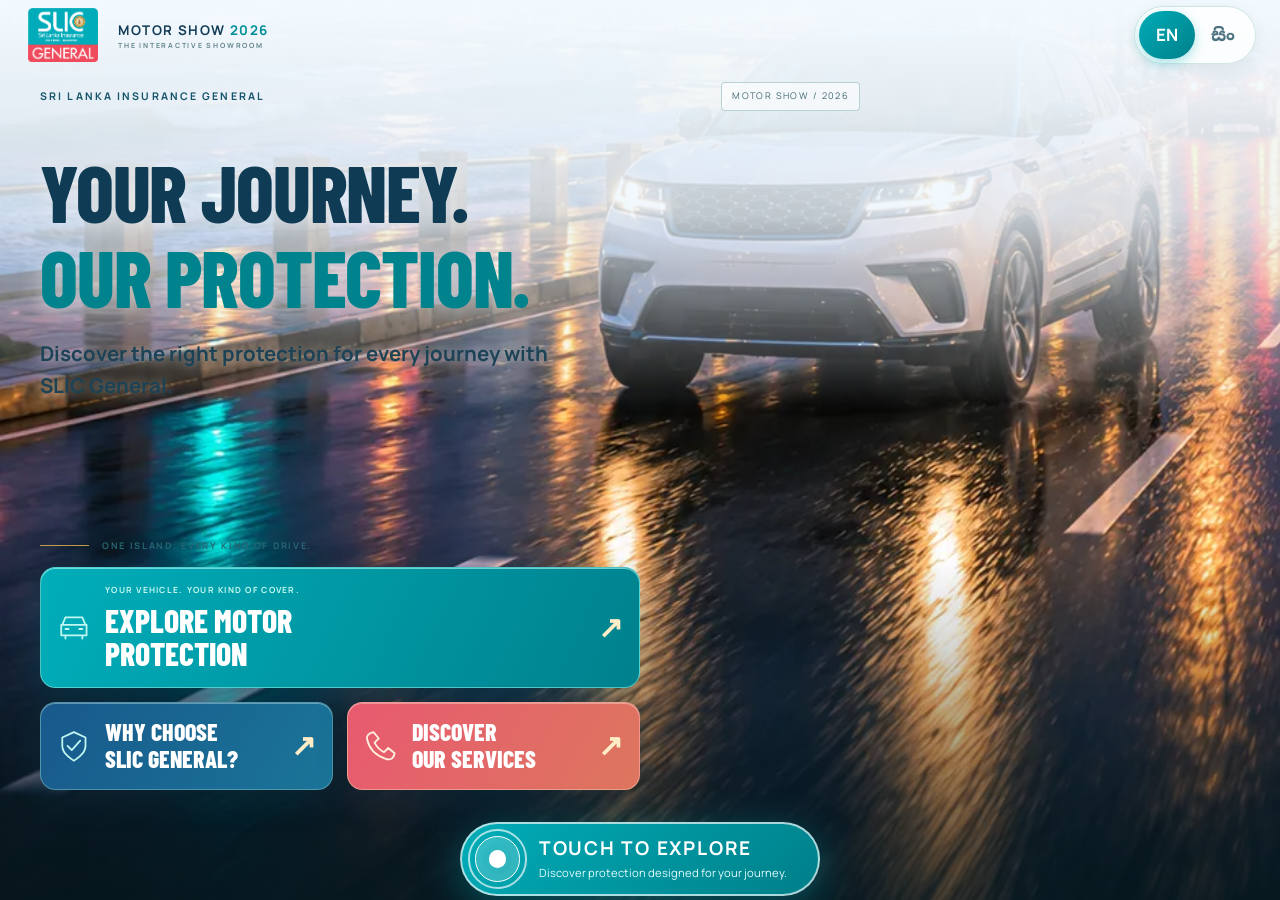
<file: kioskdisplay.html>
<!doctype html>
<html lang="en"><head><meta charset="utf-8"><meta name="viewport" content="width=device-width,initial-scale=1,viewport-fit=cover"><meta name="theme-color" content="#eaf7f4"><meta name="description" content="The bilingual SLIC General interactive motor insurance showroom. Explore protection for every journey."><title>SLIC General · Interactive Motor Showroom</title><link rel="icon" href="assets/logo.png"><link rel="preload" as="image" href="assets/images/colombo-portrait.webp" imagesrcset="assets/images/colombo-portrait-small.webp 480w, assets/images/colombo-portrait.webp 941w" imagesizes="100vw"><link rel="stylesheet" href="assets/kioskdisplay.css"><link rel="stylesheet" href="assets/kiosk-theme.css"></head>
<body class="kiosk" data-retain-language="false">
<div class="kiosk-shell">
  <header class="kiosk-header"><button class="kiosk-brand" type="button" data-go="welcome" data-i18n-aria="ui.homeAria" aria-label="Return to Welcome"><img src="assets/logo.png" alt="SLIC General" width="130" height="88"><span><span lang="en">MOTOR SHOW <b>2026</b></span><small data-i18n="ui.brandShowroom">THE INTERACTIVE SHOWROOM</small></span></button><div class="kiosk-language" role="group" data-i18n-aria="ui.languageAria" aria-label="Choose kiosk language"><button type="button" data-language="en" aria-pressed="true" lang="en">EN</button><span aria-hidden="true">|</span><button type="button" data-language="si" aria-pressed="false" lang="si">සිං</button></div></header>
  <main class="kiosk-main" id="kioskMain" tabindex="-1" data-i18n-aria="ui.mainAria" aria-label="Interactive insurance showroom">
    <section class="kiosk-screen welcome-screen" id="welcomeScreen" aria-labelledby="welcomeTitle"><img class="welcome-image" src="assets/images/colombo-portrait.webp" srcset="assets/images/colombo-portrait-small.webp 480w, assets/images/colombo-portrait.webp 941w" sizes="100vw" data-i18n-alt="ui.cityAlt" alt="Colombo sunset scene with a white SUV and an illuminated SLIC-branded building" width="941" height="1672" fetchpriority="high"><div class="welcome-shade"></div><div class="welcome-content"><div class="welcome-topline"><span class="k-eyebrow" data-i18n="ui.company">SRI LANKA INSURANCE GENERAL</span><span class="edition-label" data-i18n="ui.edition">MOTOR SHOW / 2026</span></div><h1 id="welcomeTitle" data-i18n="ui.welcomeTitle">YOUR JOURNEY.<br><em>OUR PROTECTION.</em></h1><p data-i18n="ui.welcomeDescription">Discover the right protection for every journey with SLIC General.</p><div class="welcome-line"><span></span><b data-i18n="ui.welcomeLine">ONE ISLAND. EVERY KIND OF DRIVE.</b></div><div class="welcome-actions"><button class="welcome-action primary-action" data-go="products/1"><span class="action-number" aria-hidden="true"><svg viewBox="0 0 32 32"><path d="m5 14 3-7h16l3 7M4 14h24v10H4ZM8 24v3m16-3v3M8 18h3m10 0h3"/></svg></span><span><small data-i18n="ui.vehicleKind">YOUR VEHICLE. YOUR KIND OF COVER.</small><strong data-i18n="ui.exploreMotor">EXPLORE MOTOR<br>PROTECTION</strong></span><b aria-hidden="true">↗</b></button><button class="welcome-action" data-go="why"><span class="action-number" aria-hidden="true"><svg viewBox="0 0 32 32"><path d="m16 3 11 5v8c0 8-11 14-11 14S5 24 5 16V8Z"/><path d="m10 16 4 4 8-9"/></svg></span><strong data-i18n="ui.whyChoose">WHY CHOOSE<br>SLIC GENERAL?</strong><b aria-hidden="true">↗</b></button><button class="welcome-action" data-go="services"><span class="action-number" aria-hidden="true"><svg viewBox="0 0 32 32"><path d="m9 3 5 6-4 4c2 4 5 7 9 9l4-4 6 5c-1 5-4 7-9 5C11 25 5 19 3 10 2 6 5 4 9 3Z"/></svg></span><strong data-i18n="ui.discoverServices">DISCOVER<br>OUR SERVICES</strong><b aria-hidden="true">↗</b></button></div></div></section>
    <section class="kiosk-screen internal-screen" id="contentScreen" hidden data-i18n-aria="ui.contentAria" aria-label="Showroom content"></section>
  </main>
  <footer class="kiosk-footer" id="kioskFooter"><button class="touch-prompt" data-go="products/1"><span class="touch-rings" aria-hidden="true"><i></i></span><span class="touch-copy"><strong data-i18n="ui.touchExplore">TOUCH TO EXPLORE</strong><small data-i18n="ui.touchDescription">Discover protection designed for your journey.</small></span></button><div class="internal-controls" hidden><button class="round-control back-control" id="kioskBack" type="button" data-i18n-aria="ui.backAria" aria-label="Go back"><span aria-hidden="true">←</span><small data-i18n="ui.back">BACK</small></button><nav class="quick-nav" data-i18n-aria="ui.navAria" aria-label="Showroom sections"><button data-go="products/1"><span aria-hidden="true">◇</span><span class="nav-label" data-i18n="ui.products">Products</span></button><button data-go="discover"><span aria-hidden="true">◎</span><span class="nav-label" data-i18n="ui.guide">Find my cover</span></button><button data-go="services"><span aria-hidden="true">◷</span><span class="nav-label" data-i18n="ui.services">Services</span></button></nav><button class="round-control floating-home" data-go="welcome" data-i18n-aria="ui.homeAria" aria-label="Return to Welcome"><svg viewBox="0 0 32 32" aria-hidden="true"><path d="m4 14 12-10 12 10M8 12v15h6v-8h4v8h6V12"/></svg><small data-i18n="ui.home">HOME</small></button></div></footer>
</div>
<dialog class="kiosk-dialog" id="kioskDialog" aria-labelledby="dialogTitle"><div class="kiosk-language dialog-language" role="group" data-i18n-aria="ui.languageAria" aria-label="Choose kiosk language"><button type="button" data-language="en" aria-pressed="true" lang="en">EN</button><span aria-hidden="true">|</span><button type="button" data-language="si" aria-pressed="false" lang="si">සිං</button></div><button class="dialog-close" type="button" data-i18n-aria="ui.close" aria-label="Close this panel">×</button><div id="kioskDialogContent"></div></dialog><div class="sr-only" id="kioskAnnounce" role="status" aria-live="polite" aria-atomic="true"></div><noscript><div class="kiosk-noscript">Please enable JavaScript to explore the showroom. Visit www.slicgeneral.com.</div></noscript><script src="assets/config.js"></script><script src="assets/vendor/qrcode.min.js"></script><script src="assets/kiosk-products.js"></script><script src="assets/kiosk-i18n.js"></script><script src="assets/kioskdisplay.js"></script>
</body></html>
</file>
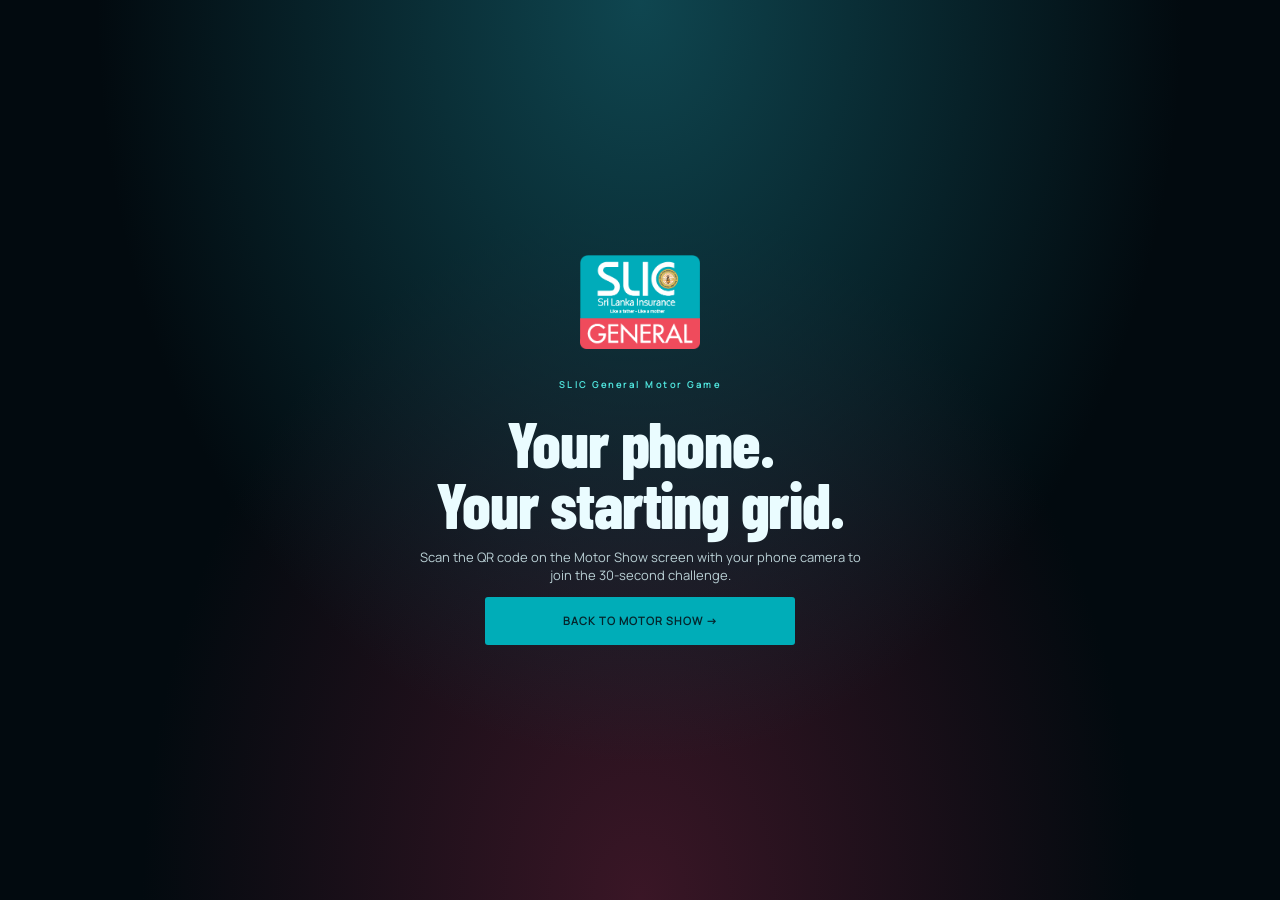
<file: motorshow2026.html>
<!doctype html>
<html lang="en"><head><meta charset="utf-8"><meta name="viewport" content="width=device-width,initial-scale=1,viewport-fit=cover,maximum-scale=1,user-scalable=no"><meta name="theme-color" content="#06191f"><meta name="apple-mobile-web-app-capable" content="yes"><meta name="mobile-web-app-capable" content="yes"><title>SLIC Safe Driving Challenge · Motor Show 2026</title><link rel="icon" href="assets/logo.png"><link rel="stylesheet" href="assets/game.css"><link rel="stylesheet" href="assets/game-flow.css"></head><body>
<div class="desktop-game-notice"><img src="assets/logo.png" alt="SLIC General" width="120"><span class="eyebrow">SLIC General Motor Game</span><h2>Your phone.<br>Your starting grid.</h2><p>Scan the QR code on the Motor Show screen with your phone camera to join the 30-second challenge.</p><a class="big teal" href="index.html">BACK TO MOTOR SHOW →</a></div>

<div class="stage" id="stage" data-screen="reg">
  <canvas id="cv" aria-label="Three-lane driving game"></canvas>

  <!-- HUD -->
  <div class="hud" id="hud">
    <div class="pill time" id="timePill"><small>TIME</small><b id="time">30</b></div>
    <div class="pill score"><small>SCORE</small><b id="score">0</b></div>
    <div class="pill"><small>SHIELDS</small><b id="shields">0</b></div>
    <div class="hud-btns"><button class="pause" id="muteBtn" aria-label="Mute sound">🔊</button><button class="pause" id="pauseBtn" aria-label="Pause game">Ⅱ</button></div>
  </div>
  <div class="timebar" id="timebar"><i id="timefill"></i></div>
  <div class="combo" id="combo">COMBO x2</div>
  <div class="tapzones" id="tap"><div id="tapL"></div><div id="tapR"></div></div>
  <div class="hint" id="hint" style="display:none"><span>‹</span><span>›</span></div>

  <!-- 1. REGISTRATION -->
  <section class="ov on" id="reg">
    <img class="logo-big reg-logo" src="assets/logo.png" alt="SLIC General">
    <span class="eyebrow">SLIC General Motor Game</span>
    <h2 class="flow-title">WELCOME TO<br><em>SLIC General Motor Game!</em></h2>
    <p class="sub">Get ready for the ultimate 30-second Safe Driving Challenge!</p>
    <div class="how compact-how"><div><b>🛡</b>Shield +100</div><div><b class="gold-ico">🛡</b>Gold shield +200</div><div><b>↔</b>Swipe to steer</div><div><b>🏆</b>1,000+ unlocks the challenge</div></div>
    <form id="regForm" novalidate>
      <div class="field"><label for="pname">YOUR NAME</label><input id="pname" maxlength="40" autocomplete="name" placeholder="e.g. Kasun Perera" required></div>
      <div class="field"><label for="pphone">SRI LANKAN MOBILE NUMBER</label><input id="pphone" type="tel" inputmode="tel" autocomplete="tel" maxlength="16" placeholder="07X XXX XXXX" required></div>
      <div class="err" id="err" aria-live="polite"></div>
      <button class="big" id="regBtn" type="submit">START MY CHALLENGE →</button>
    </form>
    <p class="tiny">Your name and mobile number are sent securely to SLIC General for this event only. Your number is never shown on the leaderboard.</p>
  </section>

  <!-- COUNTDOWN / PAUSE -->
  <section class="ov" id="countOv" style="background:#04121a66"><div class="count" id="countNum">3</div></section>
  <section class="ov" id="pauseOv"><span class="eyebrow">PAUSED</span><h2>Your road can wait.</h2><p class="sub">Your single attempt is still running. Resume when you're ready.</p><button class="big teal" id="resumeBtn">RESUME →</button></section>

  <!-- 2a. ELIGIBLE -->
  <section class="ov celebrate" id="eligibleOv">
    <div class="trophy" aria-hidden="true"><svg viewBox="0 0 120 120"><defs><linearGradient id="tg" x1="0" y1="0" x2="1" y2="1"><stop offset="0" stop-color="#fff1c2"/><stop offset=".45" stop-color="#ffce69"/><stop offset="1" stop-color="#b48420"/></linearGradient></defs><path d="M36 18h48v28c0 22-48 22-48 0z" fill="url(#tg)"/><path d="M36 26H20v12c0 12 10 18 20 18M84 26h16v12c0 12-10 18-20 18" fill="none" stroke="url(#tg)" stroke-width="6"/><rect x="55" y="62" width="10" height="20" fill="url(#tg)"/><rect x="38" y="84" width="44" height="10" rx="3" fill="url(#tg)"/><rect x="32" y="94" width="56" height="10" rx="3" fill="#00adb8"/></svg></div>
    <span class="eyebrow">YOUR FINAL SCORE</span>
    <div class="scorebig glow" id="eligScore">0</div>
    <h2 class="flow-title">CONGRATULATIONS!</h2>
    <p class="sub strong">AMAZING DRIVE! YOU'VE UNLOCKED THE SERVICE AWARENESS CHALLENGE!</p>
    <button class="big gold" id="toFacebook">CONTINUE →</button>
  </section>

  <!-- 2b. NOT ELIGIBLE -->
  <section class="ov" id="doneOv">
    <span class="eyebrow">CHALLENGE COMPLETE!</span>
    <h2 class="flow-title">THANK YOU FOR DRIVING<br><em>WITH SLIC GENERAL!</em></h2>
    <p class="result-label">YOUR FINAL SCORE</p><div class="scorebig" id="doneScore">0</div>
    <div class="stats"><div><b id="stShield">0</b><span>SHIELDS</span></div><div><b id="stCoin">0</b><span>GOLD</span></div><div><b id="stDodge">0</b><span>DODGED</span></div></div>
    <p class="sub">Scores above 1,000 unlock the Service Awareness Challenge. Thank you for driving safely – on the road, every second counts.</p>
    <div class="after-actions cta-pair"><a class="big teal" href="claims.html">EXPLORE OUR SERVICES →</a><a class="big explore" href="index.html#products">DISCOVER MOTOR PROTECTION →</a><button class="link-btn" data-hof>VIEW ALL WINNERS 🏆</button></div>
  </section>

  <!-- 3. FACEBOOK -->
  <section class="ov" id="fbOv">
    <div class="fb-art" aria-hidden="true">
      <span class="fb-bubble b1">👍</span><span class="fb-bubble b2">❤</span><span class="fb-bubble b3">🚗</span>
      <div class="fb-icon"><svg viewBox="0 0 48 48"><circle cx="24" cy="24" r="24" fill="#1877F2"/><path d="M33 31l1-7h-7v-4.5c0-2 1-3.8 4-3.8h3V9.6S31.3 9 28.6 9C23 9 20 12.3 20 18v6h-6v7h6v17a24 24 0 0 0 7 0V31z" fill="#fff"/></svg></div>
      <img class="fb-logo" src="assets/logo.png" alt="">
    </div>
    <h2 class="flow-title">STAY CONNECTED<br><em>WITH SLIC GENERAL!</em></h2>
    <p class="sub">Follow our journey for exciting updates, motor protection tips and exclusive campaigns!</p>
    <a class="fb-link" id="fbLink" href="#" target="_blank" rel="noopener">facebook.com/SriLankaInsuranceGeneral</a>
    <button class="big fb" id="fbBtn">FOLLOW US ON FACEBOOK ↗</button>
    <div class="fb-confirm" id="fbConfirm" hidden>
      <p class="confirm-q">HAVE YOU FOLLOWED SLIC GENERAL?</p>
      <button class="big gold" id="toQuiz">YES, I'VE FOLLOWED — CONTINUE!</button>
    </div>
    <p class="tiny" id="fbTiny">Opens in a new tab. Your game is saved – come back here to continue.</p>
  </section>

  <!-- 4. SERVICE AWARENESS CHALLENGE -->
  <section class="ov quiz" id="quizOv">
    <span class="eyebrow">SERVICE AWARENESS CHALLENGE</span>
    <h2 class="flow-title quiz-title">DIGITAL SERVICES <em>AWARENESS QUIZ</em></h2>
    <p class="sub quiz-sub">5 quick questions about SLIC General’s digital services. Get all 5 right to win a gift!</p>
    <div class="quiz-progress" aria-hidden="true"><i id="quizBar"></i></div>
    <div class="quiz-card" id="quizCard" aria-live="polite">
      <div class="quiz-head"><span class="quiz-num" id="quizNum">01</span><span class="quiz-of" id="quizOf">QUESTION 1 OF 5</span></div>
      <div class="quiz-icon" id="quizIcon" aria-hidden="true"></div>
      <span class="quiz-service" id="quizService"></span>
      <p class="quiz-q" id="quizQ"></p>
      <div class="quiz-choices" id="quizChoices" role="radiogroup" aria-label="Your answer"></div>
    </div>
    <button class="big gold" id="quizNext">NEXT QUESTION →</button>
  </section>

  <!-- 5a. WINNER (5/5 YES) -->
  <section class="ov celebrate win" id="winOv">
    <div class="trophy" aria-hidden="true"><svg viewBox="0 0 120 120"><defs><linearGradient id="tg2" x1="0" y1="0" x2="1" y2="1"><stop offset="0" stop-color="#fff1c2"/><stop offset=".45" stop-color="#ffce69"/><stop offset="1" stop-color="#b48420"/></linearGradient></defs><path d="M36 18h48v28c0 22-48 22-48 0z" fill="url(#tg2)"/><path d="M36 26H20v12c0 12 10 18 20 18M84 26h16v12c0 12-10 18-20 18" fill="none" stroke="url(#tg2)" stroke-width="6"/><rect x="55" y="62" width="10" height="20" fill="url(#tg2)"/><rect x="38" y="84" width="44" height="10" rx="3" fill="url(#tg2)"/><rect x="32" y="94" width="56" height="10" rx="3" fill="#00adb8"/></svg></div>
    <span class="eyebrow">SLIC General Motor Game</span>
    <h2 class="flow-title">CONGRATULATIONS!<br><em>YOU'RE A WINNER! 🏆</em></h2>
    <p class="sub strong">Fantastic! You answered all five questions correctly!</p>
    <dl class="result-meta">
      <div class="wide"><dt>NAME</dt><dd id="winName"></dd></div>
      <div><dt>DRIVING SCORE</dt><dd id="winScore"></dd></div>
      <div><dt>AWARENESS</dt><dd class="gold-text">5 / 5</dd></div>
    </dl>
    <p class="collect">SHOW THIS WINNER SCREEN TO OUR SLIC GENERAL STALL ASSISTANT TO COLLECT YOUR GIFT!</p>
    <div class="after-actions cta-pair"><a class="big teal" href="claims.html">EXPLORE OUR SERVICES →</a><a class="big explore" href="index.html#products">DISCOVER MOTOR PROTECTION →</a><button class="link-btn" data-hof>VIEW ALL WINNERS 🏆</button></div>
  </section>

  <!-- 5b. THANK YOU (one or more NO) -->
  <section class="ov" id="thanksOv">
    <span class="eyebrow">SERVICE AWARENESS CHALLENGE</span>
    <h2 class="flow-title">THANK YOU FOR <em>TAKING THE CHALLENGE!</em></h2>
    <p class="sub">Every journey is a chance to discover something new. You've just learned more about how SLIC General can support you!</p>
    <dl class="result-meta">
      <div class="wide"><dt>NAME</dt><dd id="thName"></dd></div>
      <div><dt>DRIVING SCORE</dt><dd id="thScore"></dd></div>
      <div><dt>CORRECT ANSWERS</dt><dd id="thKnown"></dd></div>
    </dl>
    <p class="result-label">DISCOVER MORE ABOUT</p>
    <ul class="discover-list" id="thList"></ul>
    <div class="after-actions cta-pair"><a class="big teal" href="claims.html">EXPLORE OUR SERVICES →</a><a class="big explore" href="index.html#products">DISCOVER MOTOR PROTECTION →</a><button class="link-btn" data-hof>VIEW ALL WINNERS 🏆</button></div>
  </section>
  <!-- INTERRUPTED -->
  <section class="ov" id="endedOv">
    <img class="logo-big" src="assets/logo.png" alt="SLIC General">
    <span class="eyebrow">PARTICIPATION ENDED</span>
    <h2 class="flow-title">THANK YOU FOR<br><em>JOINING US!</em></h2>
    <p class="sub">Your challenge attempt was interrupted before it finished, so it has ended. Each player has one attempt.</p>
    <div class="after-actions cta-pair"><a class="big teal" href="claims.html">EXPLORE OUR SERVICES →</a><a class="big explore" href="index.html#products">DISCOVER MOTOR PROTECTION →</a><button class="link-btn" data-hof>VIEW ALL WINNERS 🏆</button></div>
  </section>

  <!-- ALL WINNERS (live from Google Sheets) -->
  <section class="ov hof" id="boardOv">
    <a class="hof-home" href="index.html" aria-label="Back to the SLIC General Motor Game website"><svg viewBox="0 0 24 24" aria-hidden="true"><path d="M3 11.5 12 4l9 7.5"/><path d="M5.5 10v9.5h5v-6h3v6h5V10"/></svg></a>
    <div class="hof-crest" aria-hidden="true">🏆</div>
    <span class="eyebrow">SLIC General Motor Game</span>
    <h2 class="flow-title">ALL <em>WINNERS</em></h2>
    <p class="hof-key"><span class="hof-cup">🏆</span> = 5/5 awareness winner</p>
    <div class="board ranked hof-board" id="board"></div>
    <div class="after-actions"><button class="big teal" id="boardBack">← BACK TO MY RESULT</button><a class="big explore" href="index.html#products">EXPLORE SLIC MOTOR INSURANCE →</a></div>
    <p class="tiny">Live results from every player at the SLIC General Motor Game. Only first names and surname initials are shown – mobile numbers are never shown.</p>
  </section>

  <!-- SAVING (API in progress / failed) -->
  <section class="ov save-ov" id="saveOv" aria-live="polite">
    <div class="save-spin" aria-hidden="true"></div>
    <span class="eyebrow">SLIC General Motor Game 2026</span>
    <h2 class="flow-title" id="saveTitle">SAVING…</h2>
    <p class="sub" id="saveMsg"></p>
    <p class="err" id="saveErr"></p>
    <button class="big gold" id="saveRetry" type="button">TRY AGAIN →</button>
  </section>

  <canvas class="confetti" id="confetti"></canvas>
</div>
<script src="assets/config.js"></script>
<script src="assets/game-store.js"></script>
<script src="assets/game-api.js"></script>
<script src="assets/game.js"></script>
</body></html>
</file>
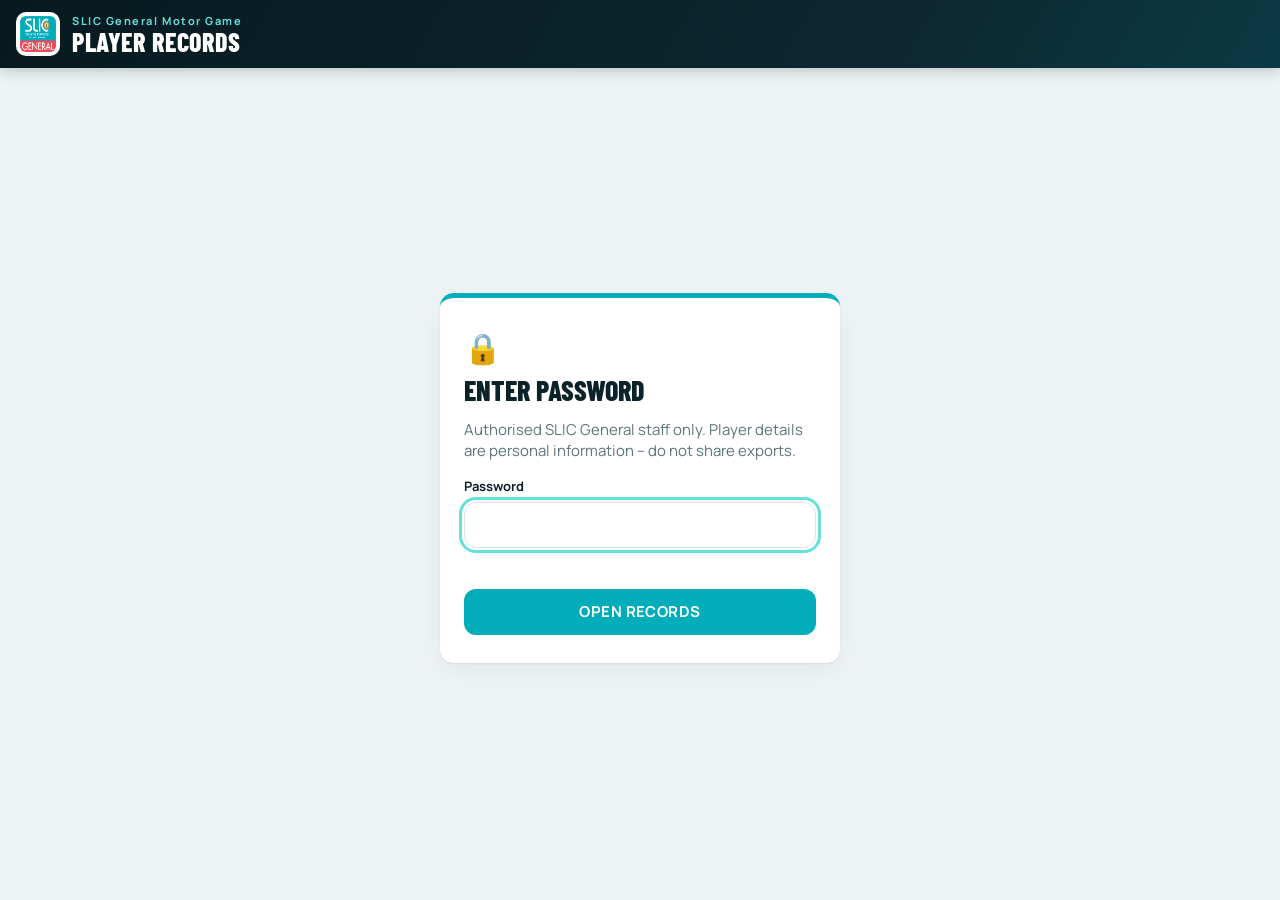
<file: playerrecords.html>
<!doctype html>
<html lang="en">
<head>
<meta charset="utf-8">
<meta name="viewport" content="width=device-width,initial-scale=1,viewport-fit=cover">
<meta name="robots" content="noindex,nofollow">
<meta name="referrer" content="no-referrer">
<meta http-equiv="Content-Security-Policy" content="default-src 'self'; script-src 'self'; style-src 'self'; img-src 'self' data:; font-src 'self'; connect-src https://script.google.com https://script.googleusercontent.com; object-src 'none'; base-uri 'none'; form-action 'none'">
<meta name="theme-color" content="#06191f">
<title>Player Records · SLIC General Motor Game</title>
<link rel="icon" href="assets/logo.png">
<link rel="stylesheet" href="assets/css/playerrecords.css">
</head>
<body>
<header class="topbar">
  <div class="brand"><img src="assets/logo.png" alt="SLIC General" width="44" height="44"><div><span class="eyebrow">SLIC General Motor Game</span><h1>Player Records</h1></div></div>
  <div class="who" id="who" hidden><button class="btn ghost sm" id="settingsBtn" type="button" aria-pressed="false"><span aria-hidden="true">⚙</span><span class="lbl"> Settings</span></button><button class="btn ghost sm" id="logoutBtn" type="button"><span aria-hidden="true">🔒</span><span class="lbl"> Lock</span></button></div>
</header>

<!-- STAFF SIGN-IN -->
<main class="login-wrap" id="loginView">
  <form class="card login" id="loginForm" novalidate>
    <div class="lock" aria-hidden="true">🔒</div>
    <h2>Enter password</h2>
    <p class="muted">Authorised SLIC General staff only. Player details are personal information – do not share exports.</p>
    <label for="lPass">Password</label>
    <input id="lPass" type="password" autocomplete="current-password" required>
    <p class="err" id="loginErr" role="alert"></p>
    <button class="btn primary block" id="loginBtn" type="submit">OPEN RECORDS</button>
  </form>
</main>

<!-- DASHBOARD -->
<main class="dash" id="dashView" hidden>
  <section class="kpis" aria-label="Summary">
    <div class="kpi"><span>Total Game Attempts</span><b id="kAttempts">–</b></div>
    <div class="kpi"><span>Completed Games</span><b id="kCompleted">–</b></div>
    <div class="kpi gold"><span>Total Winners</span><b id="kWinners">–</b></div>
    <div class="kpi"><span>Average Driving Score</span><b id="kAvg">–</b></div>
  </section>

  <section class="card toolbar" aria-label="Filters">
    <div class="search-row"><div class="search"><label class="sr" for="fSearch">Search</label><input id="fSearch" type="search" placeholder="Search name, mobile or Player ID" autocomplete="off"></div><label class="day-pick"><span class="sr">Registered on</span><input id="fDay" type="date" aria-label="Show records from this date"></label></div>
    <div class="filter-panel">
    <div class="filters">
      <label><span>Players</span><select id="fWinner"><option value="all">All Players</option><option value="win">Winners</option><option value="non">Non-Winners</option></select></label>
      <label><span>Game status</span><select id="fStatus"><option value="">All statuses</option></select></label>
      <label><span>From</span><input id="fFrom" type="date"></label>
      <label><span>To</span><input id="fTo" type="date"></label>
      <label><span>Sort</span><select id="fSort"><option value="new">Newest first</option><option value="old">Oldest first</option><option value="score">Highest score</option></select></label>
    </div>
    <div class="actions">
      <button class="btn ghost" id="clearBtn" type="button">Clear filters</button>
      <button class="btn ghost" id="refreshBtn" type="button">↻ Refresh</button>
      <button class="btn excel" id="xlsxBtn" type="button">DOWNLOAD EXCEL</button>
      <button class="btn csv" id="csvBtn" type="button">DOWNLOAD CSV</button>
    </div>
    </div>
  </section>

  <p class="meta" id="meta" aria-live="polite"></p>
  <div class="state" id="state" hidden></div>

  <section class="card table-wrap" id="tableWrap" hidden>
    <table>
      <thead><tr><th>Player ID</th><th>Customer</th><th>Mobile</th><th>Registered</th><th>Status</th><th class="num">Driving</th><th>Facebook</th><th class="num">Awareness</th><th>Winner</th></tr></thead>
      <tbody id="rows"></tbody>
    </table>
  </section>
  <section class="cards" id="cards" hidden></section>
  <button class="more-sentinel" id="moreSentinel" type="button" hidden>Loading more…</button>
  <nav class="pager" id="pager" aria-label="Record pages" hidden></nav>
</main>

<!-- GAME SETTINGS (separate view, opened from the header) -->
<main class="dash settings-view" id="settingsView" hidden>
  <button class="btn ghost sm back" id="settingsBack" type="button">← Back to records</button>
  <form class="card settings" id="setForm" aria-label="Game settings" novalidate>
    <div class="set-head"><h2>⚙ Game settings</h2></div>
    <p class="set-now" id="setNow"></p>
    <div class="set-grid">
      <label><span>Minimum score to win</span><input id="sMin" type="number" min="0" max="1000000" step="1" inputmode="numeric" required><small class="muted">Players must score <b>more than</b> this to unlock the quiz.</small></label>
      <label><span>Event end date (Sri Lanka time)</span><input id="sEnd" type="datetime-local"><small class="muted">Leave empty for no end date. After this, new players see “event ended”.</small></label>
      <div class="set-actions"><button class="btn primary" id="setSave" type="submit">SAVE SETTINGS</button></div>
    </div>
    <p class="set-msg" id="setMsg" role="status"></p>
  </form>
</main>

<script src="assets/config.js"></script>
<script src="assets/vendor/xlsx.mini.min.js"></script>
<script src="assets/js/playerrecords.js"></script>
</body>
</html>
</file>
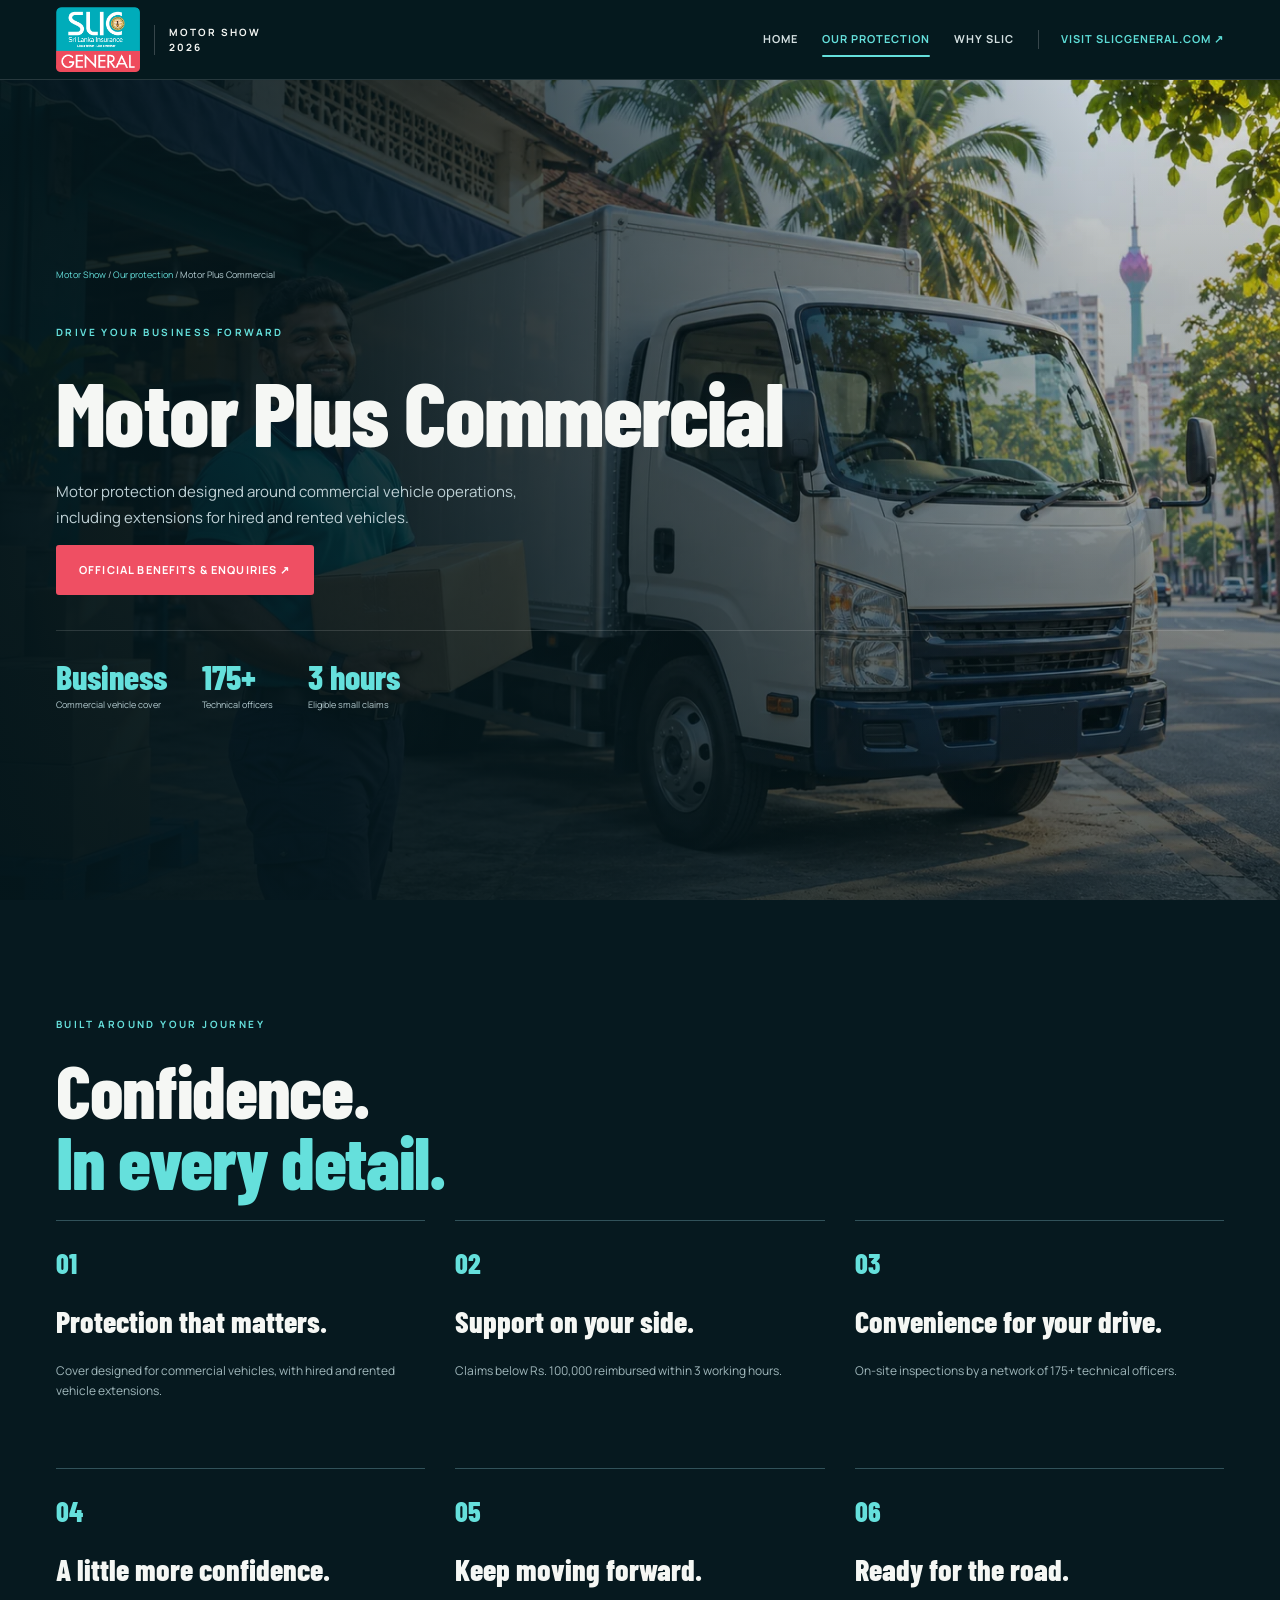
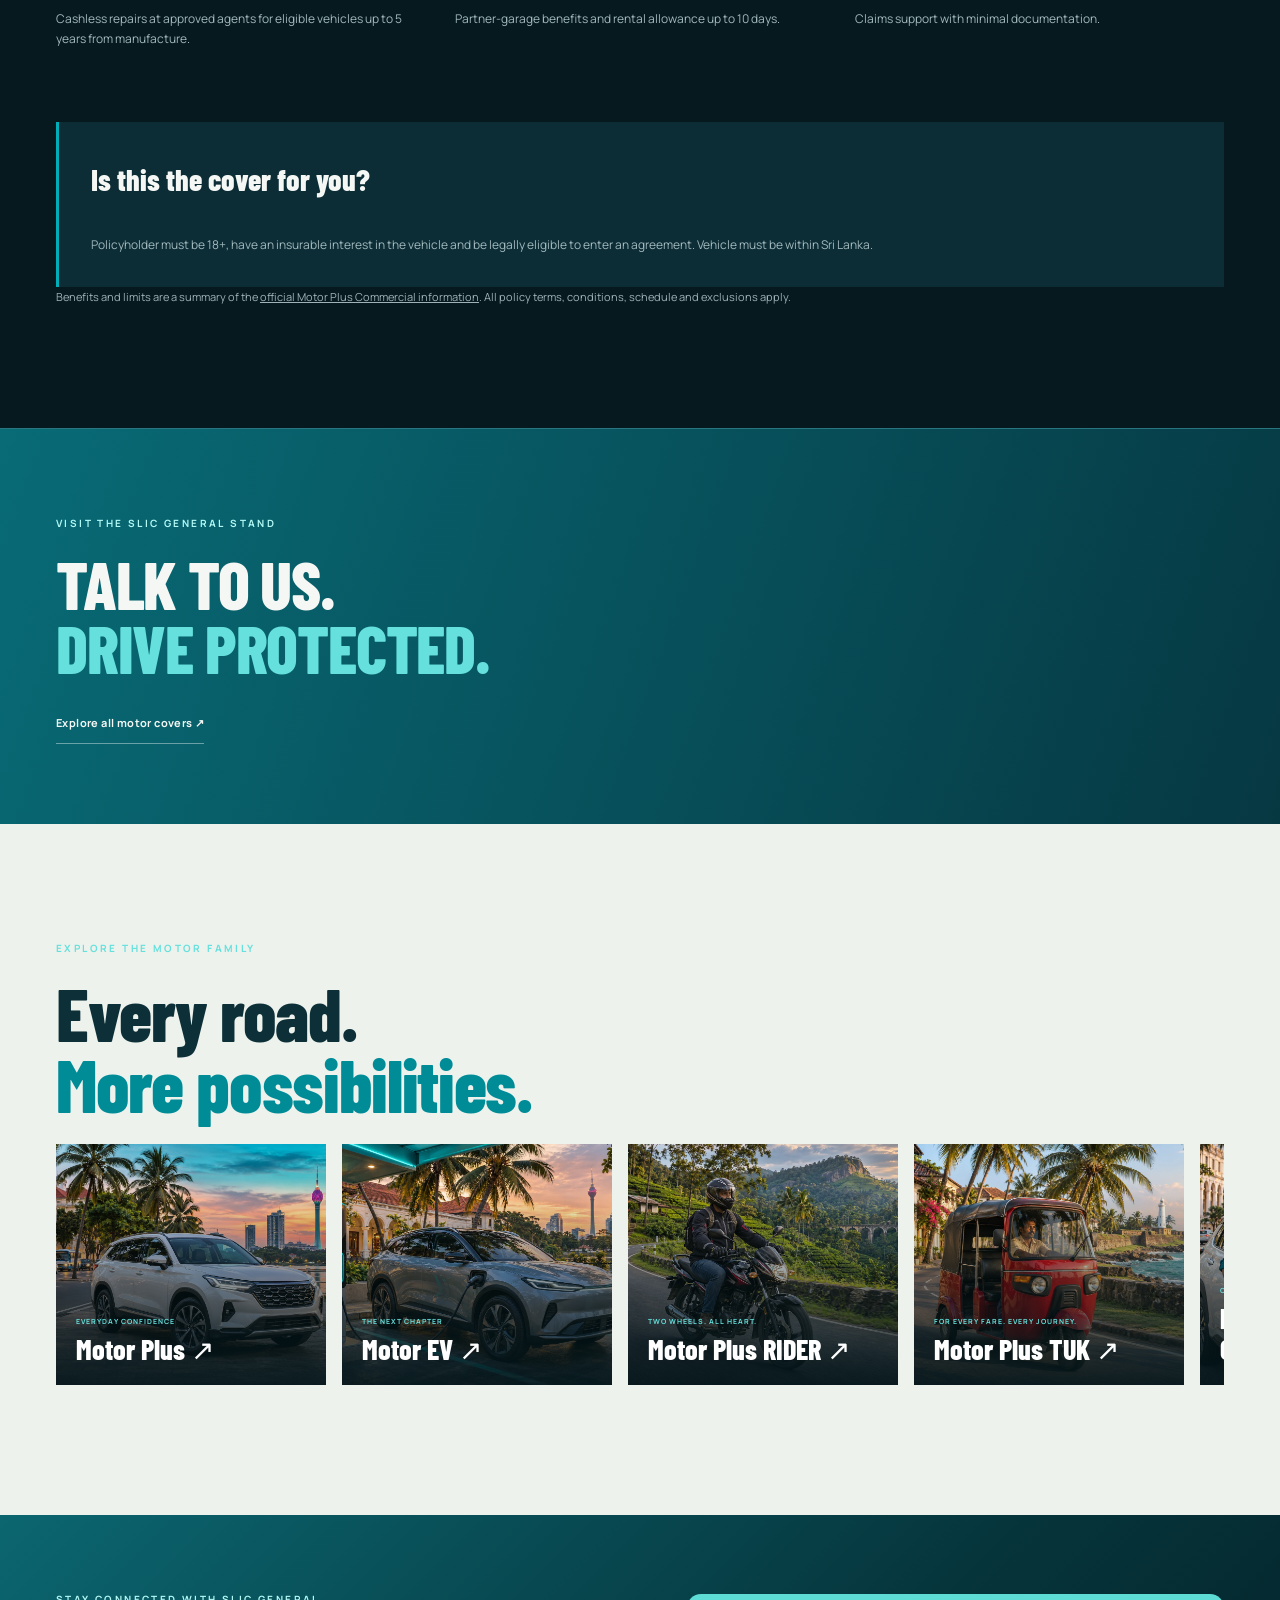
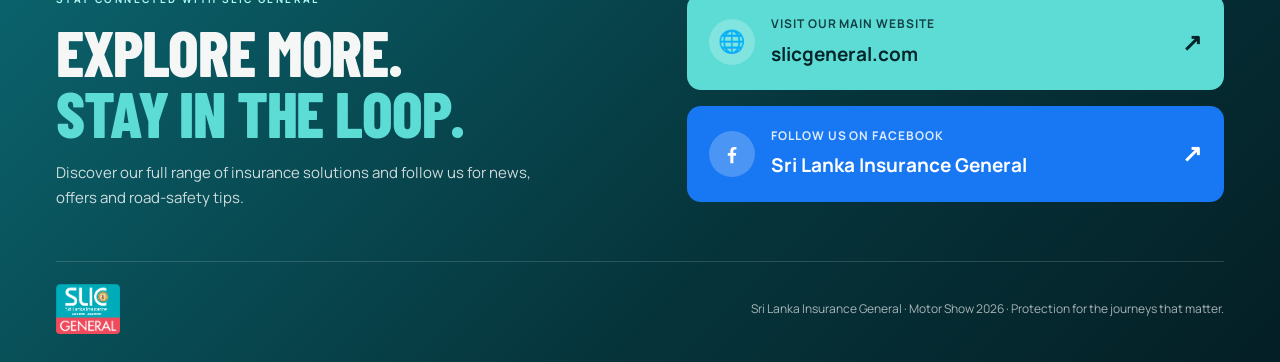
<file: products/commercial.html>
<!doctype html>
<html lang="en"><head><meta charset="utf-8"><meta name="viewport" content="width=device-width,initial-scale=1,viewport-fit=cover"><meta name="theme-color" content="#06191f"><title>SLIC General Motor Protection</title><link rel="icon" href="../assets/logo.png"><link rel="stylesheet" href="../assets/site.css"></head><body data-root="../" data-product="commercial"><main id="product"></main><script src="../assets/site.js"></script></body></html>
</file>
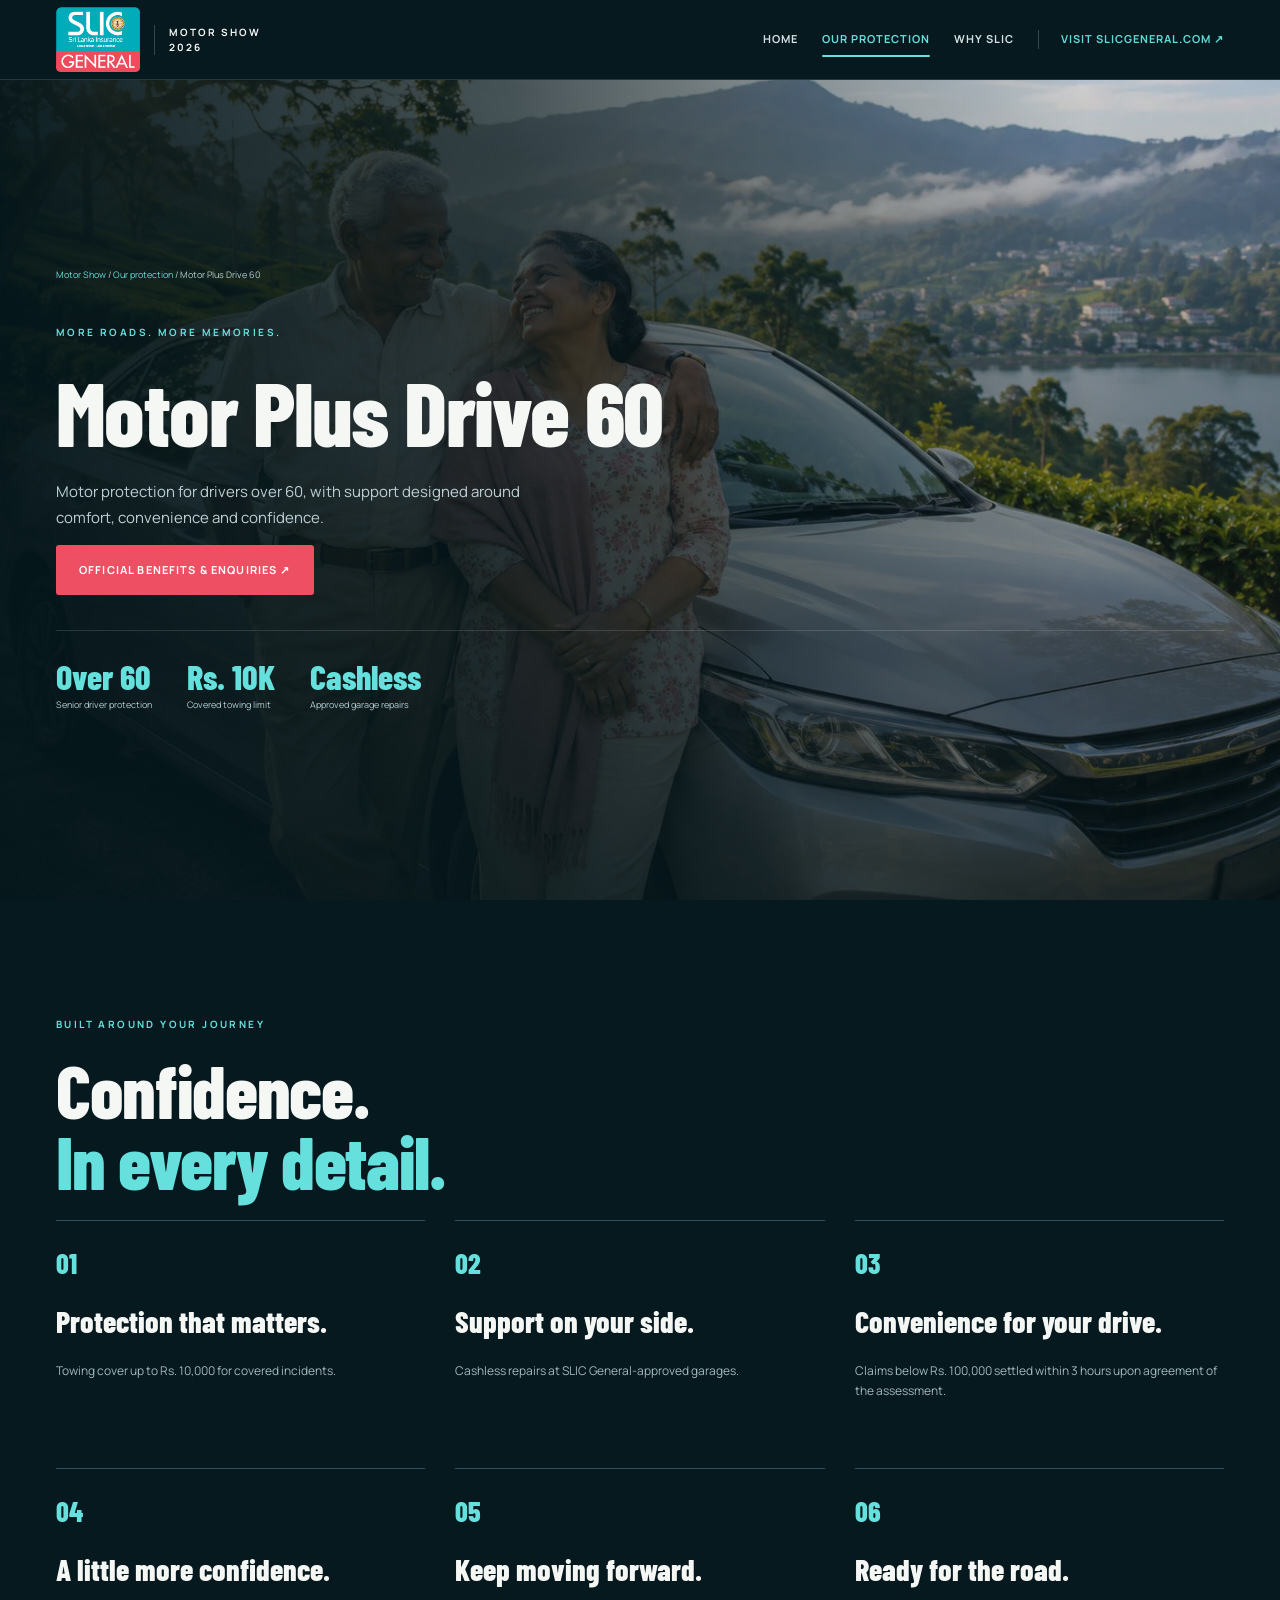
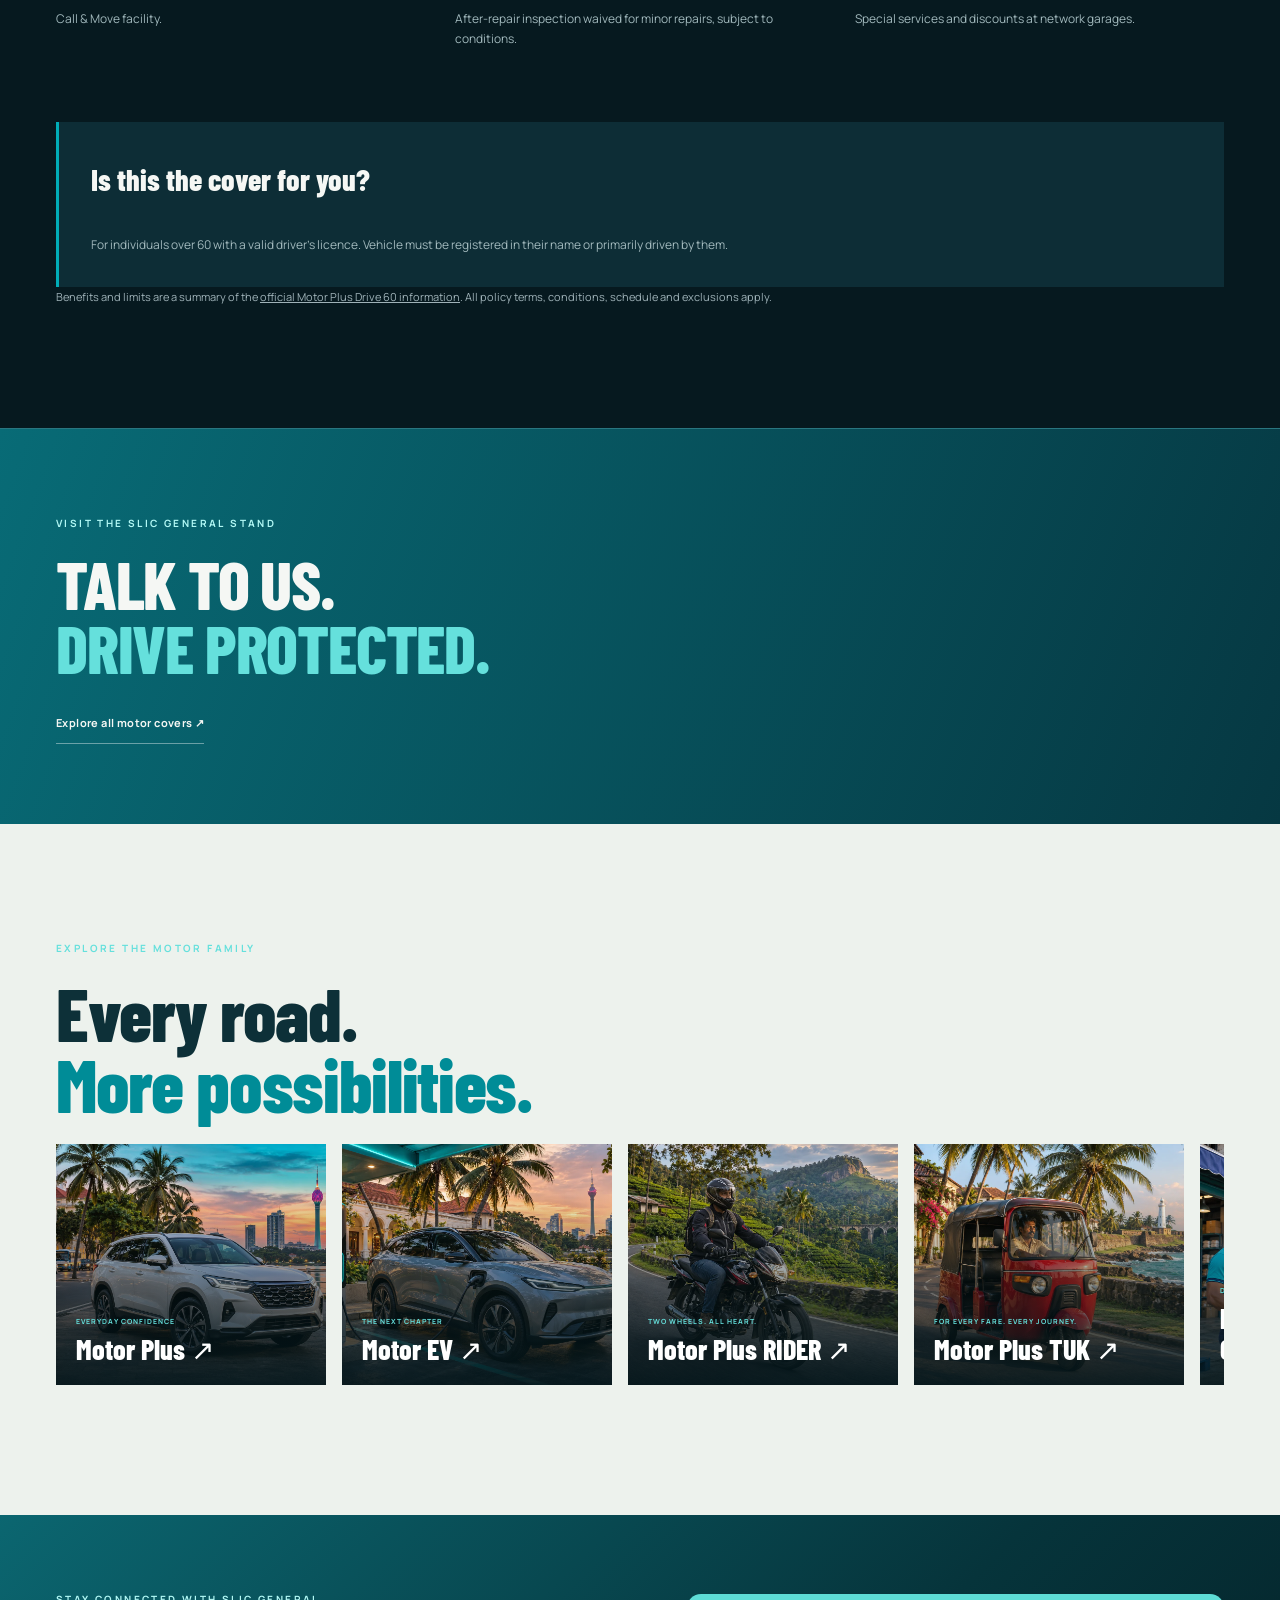
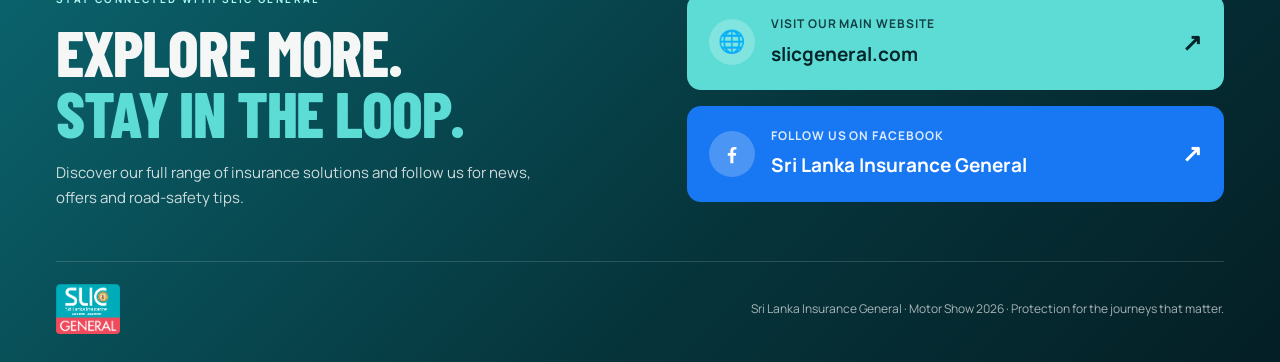
<file: products/drive-60.html>
<!doctype html>
<html lang="en"><head><meta charset="utf-8"><meta name="viewport" content="width=device-width,initial-scale=1,viewport-fit=cover"><meta name="theme-color" content="#06191f"><title>SLIC General Motor Protection</title><link rel="icon" href="../assets/logo.png"><link rel="stylesheet" href="../assets/site.css"></head><body data-root="../" data-product="drive-60"><main id="product"></main><script src="../assets/site.js"></script></body></html>
</file>
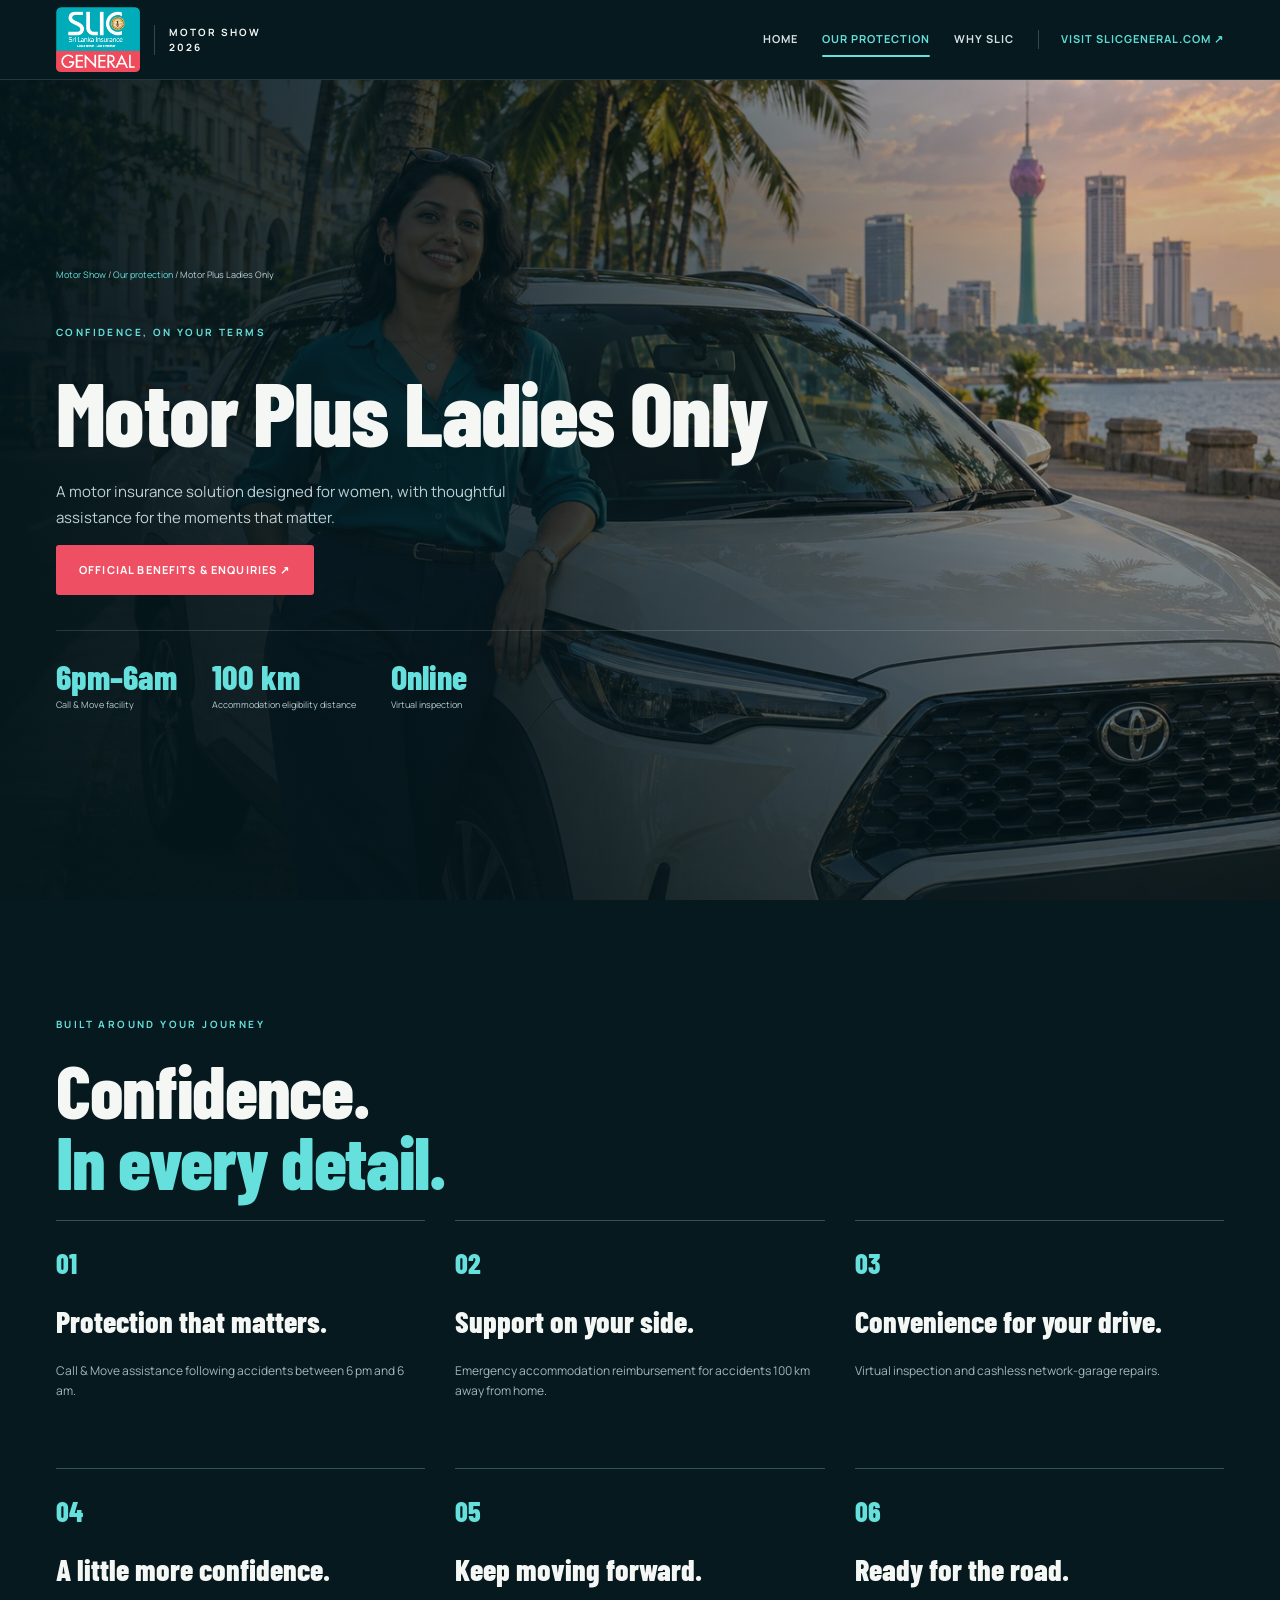
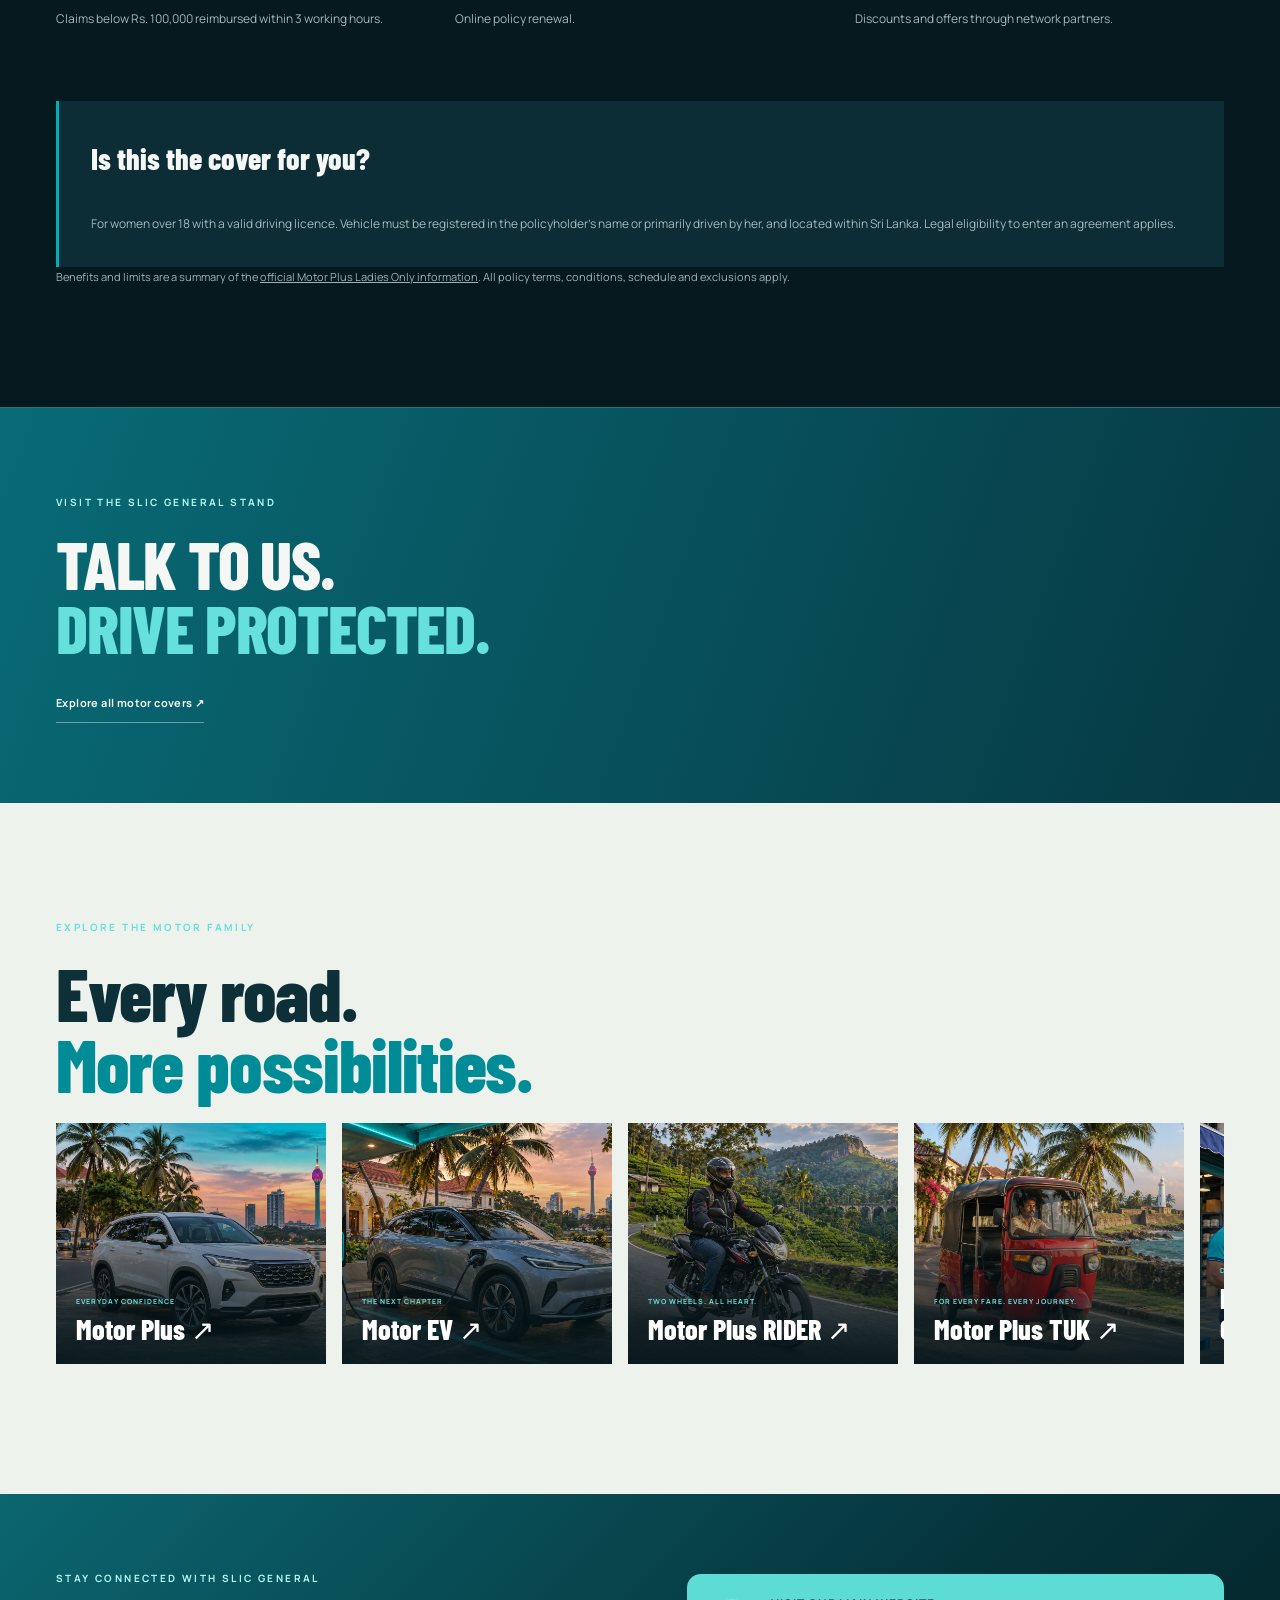
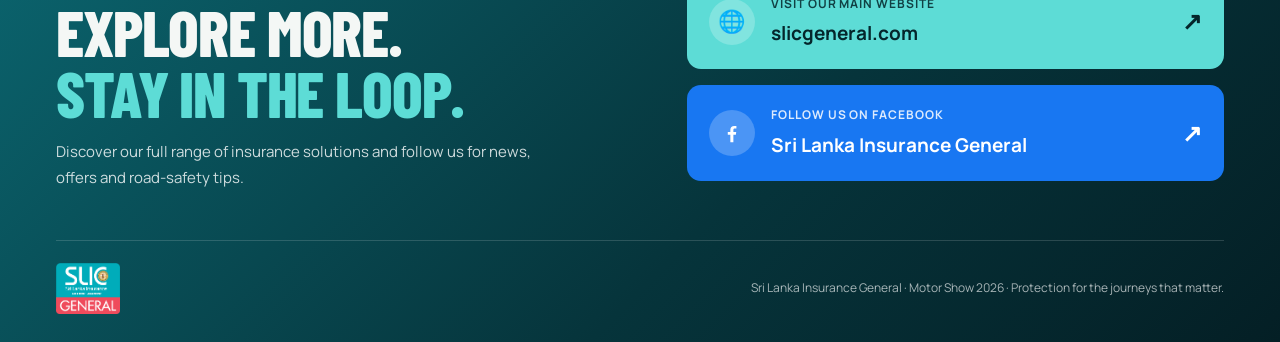
<file: products/ladies-only.html>
<!doctype html>
<html lang="en"><head><meta charset="utf-8"><meta name="viewport" content="width=device-width,initial-scale=1,viewport-fit=cover"><meta name="theme-color" content="#06191f"><title>SLIC General Motor Protection</title><link rel="icon" href="../assets/logo.png"><link rel="stylesheet" href="../assets/site.css"></head><body data-root="../" data-product="ladies-only"><main id="product"></main><script src="../assets/site.js"></script></body></html>
</file>
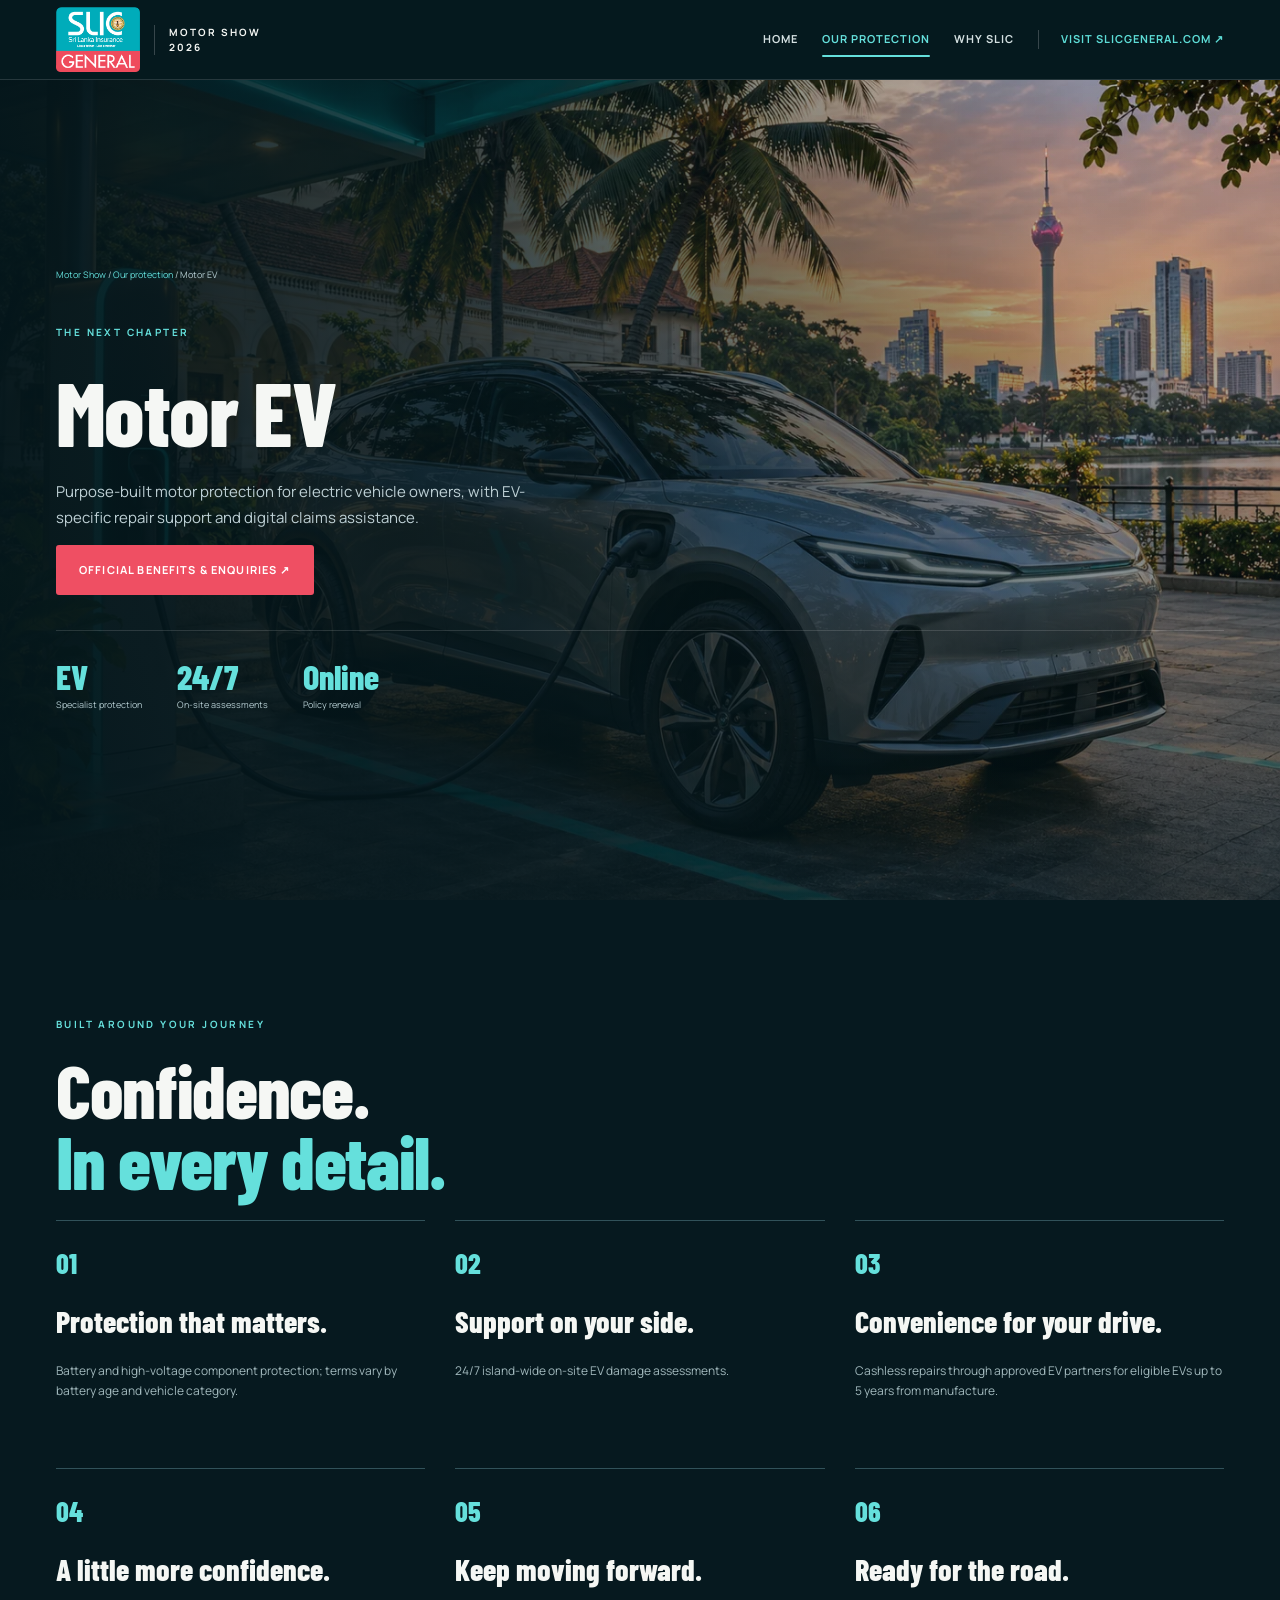
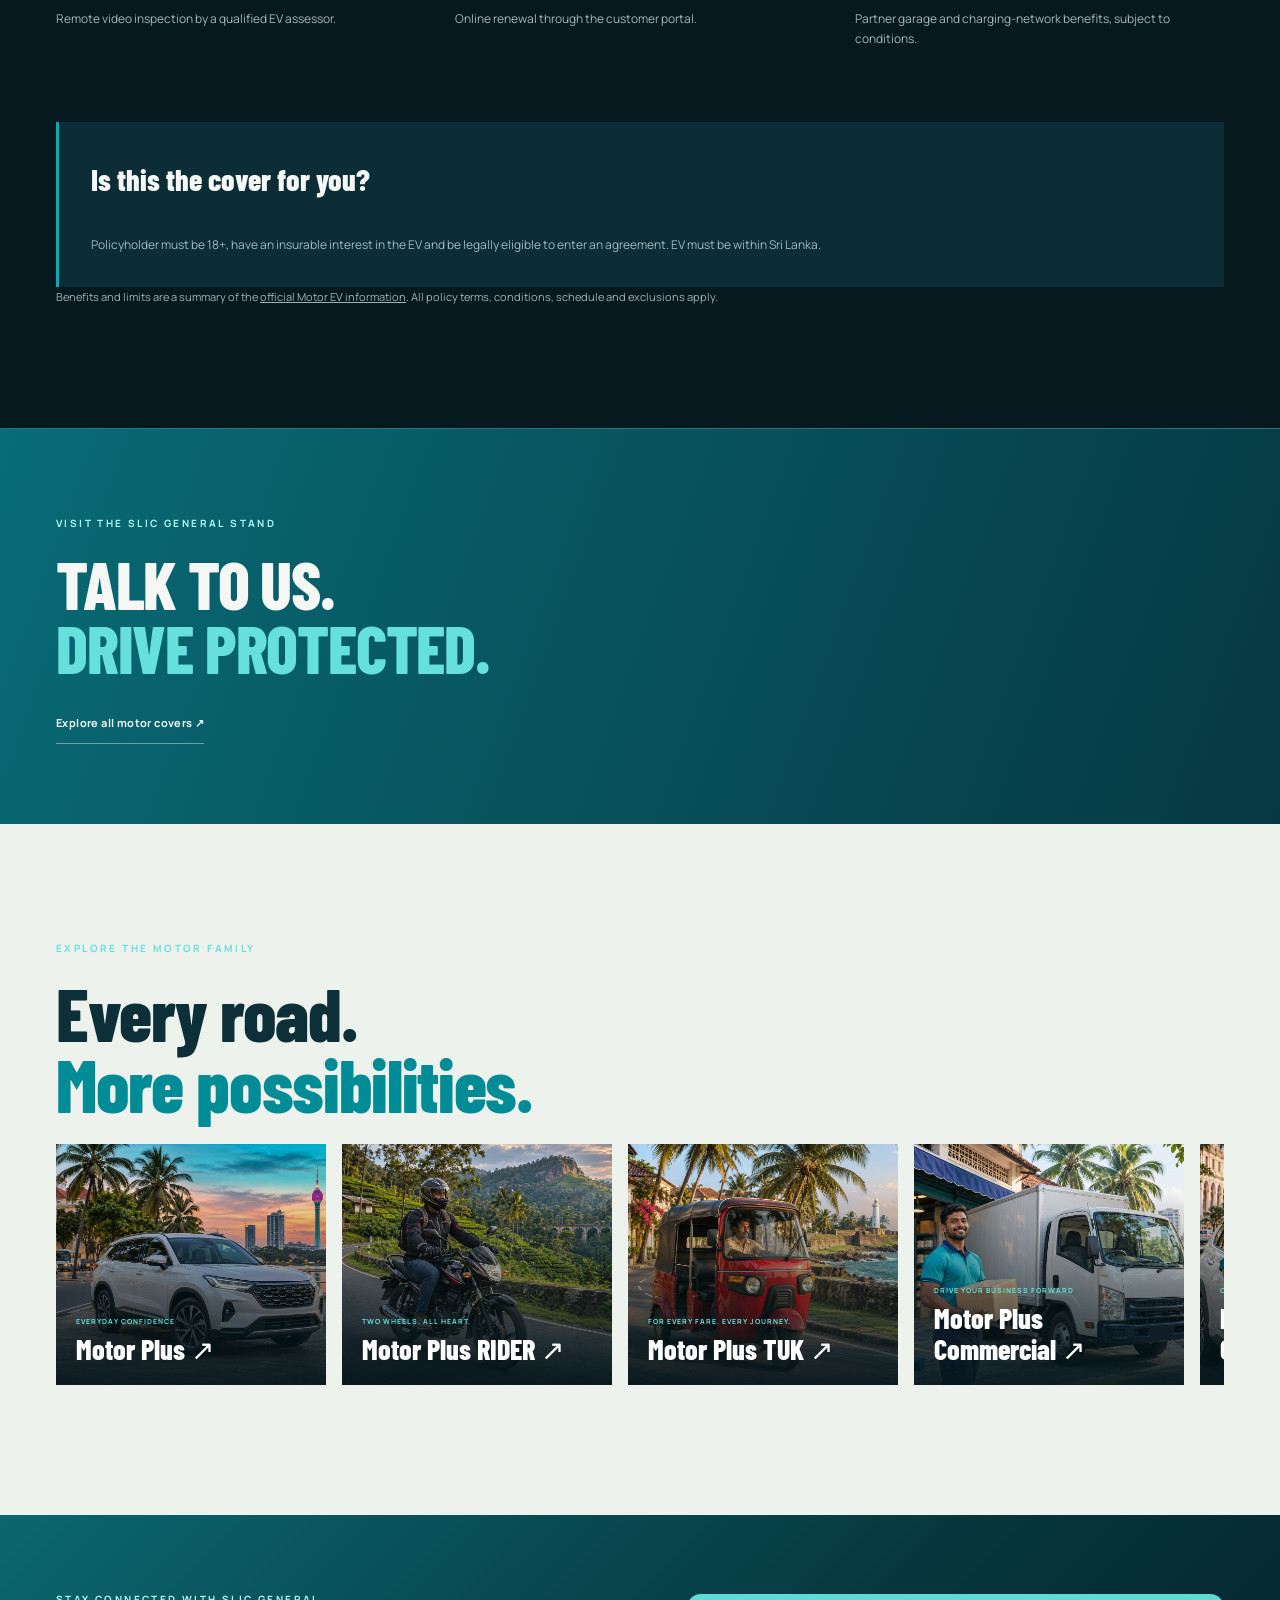
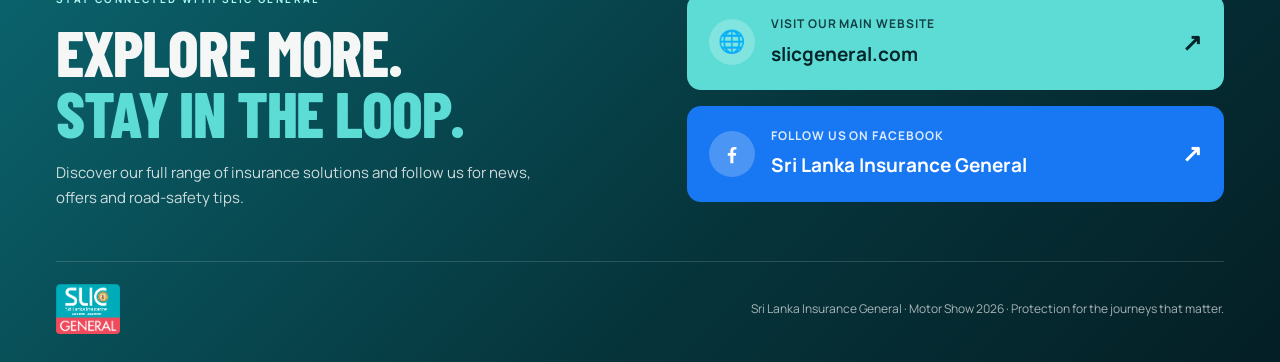
<file: products/motor-ev.html>
<!doctype html>
<html lang="en"><head><meta charset="utf-8"><meta name="viewport" content="width=device-width,initial-scale=1,viewport-fit=cover"><meta name="theme-color" content="#06191f"><title>SLIC General Motor Protection</title><link rel="icon" href="../assets/logo.png"><link rel="stylesheet" href="../assets/site.css"></head><body data-root="../" data-product="motor-ev"><main id="product"></main><script src="../assets/site.js"></script></body></html>
</file>
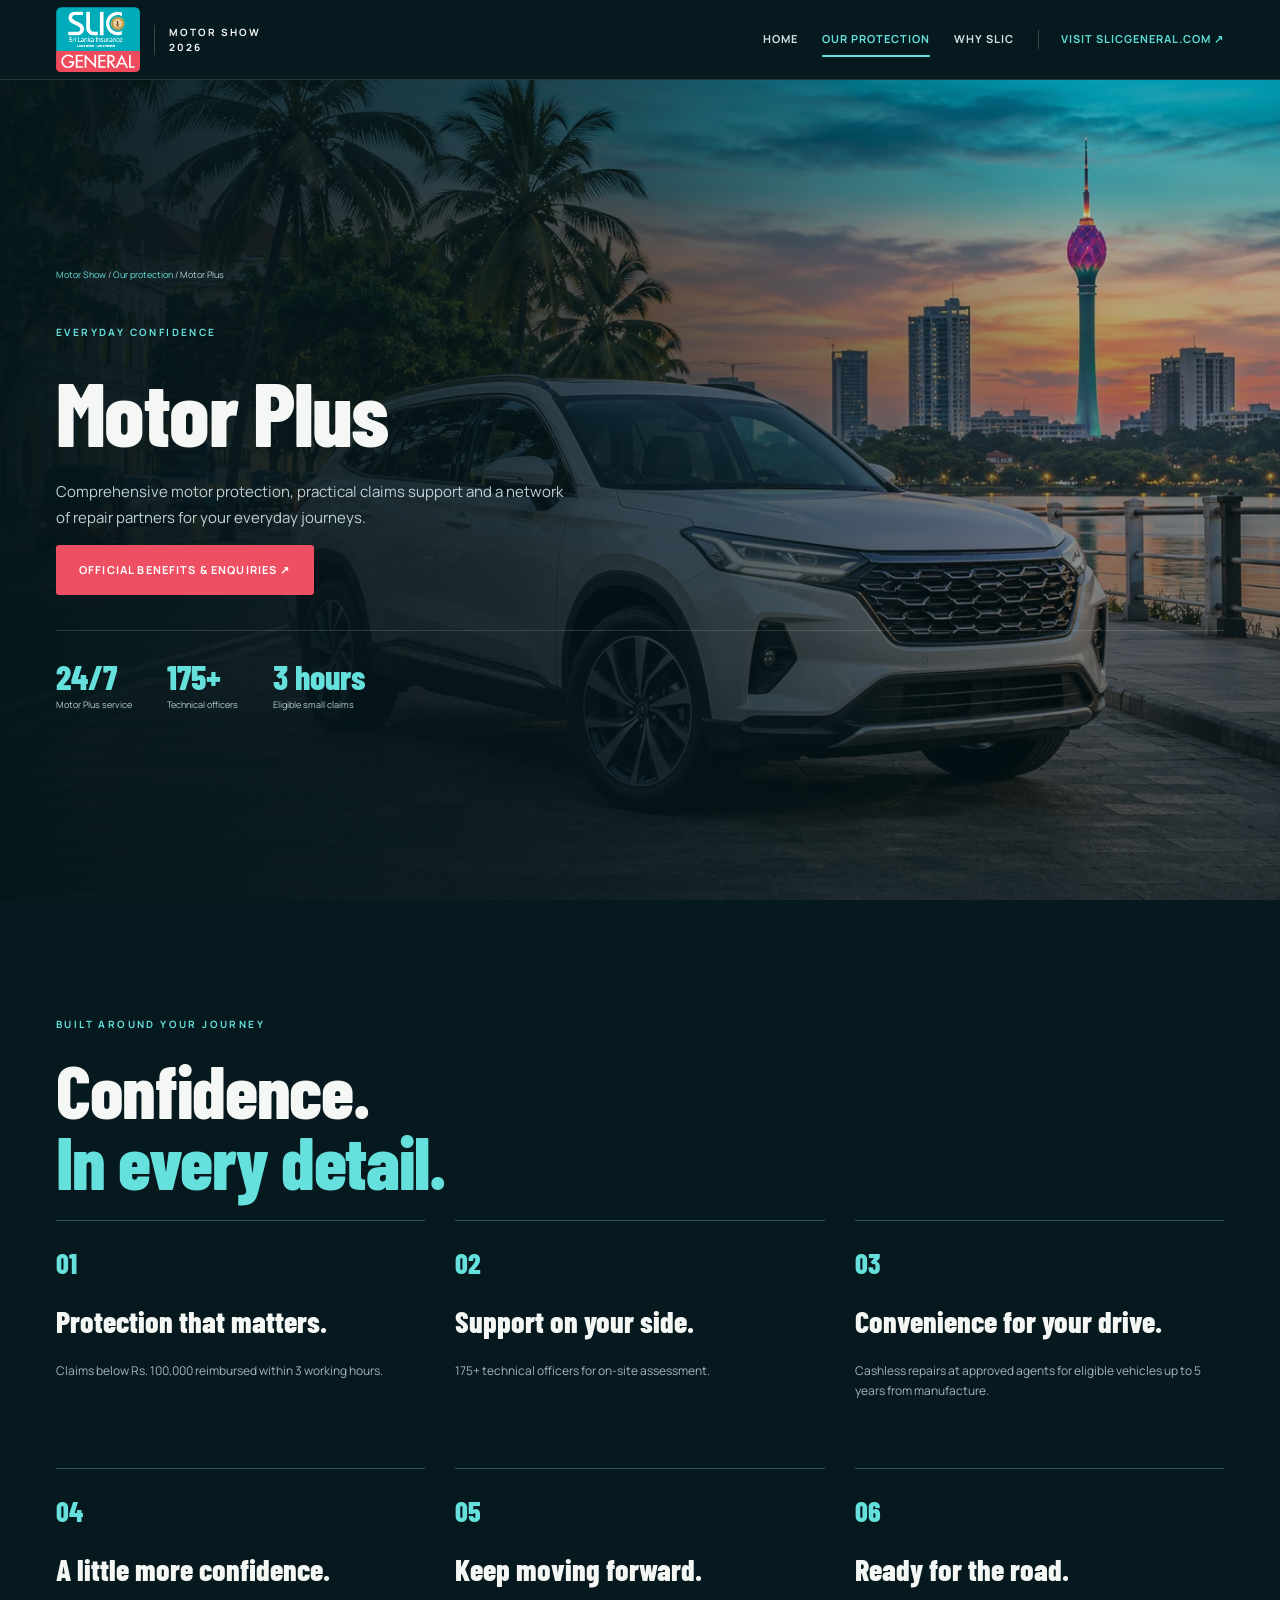
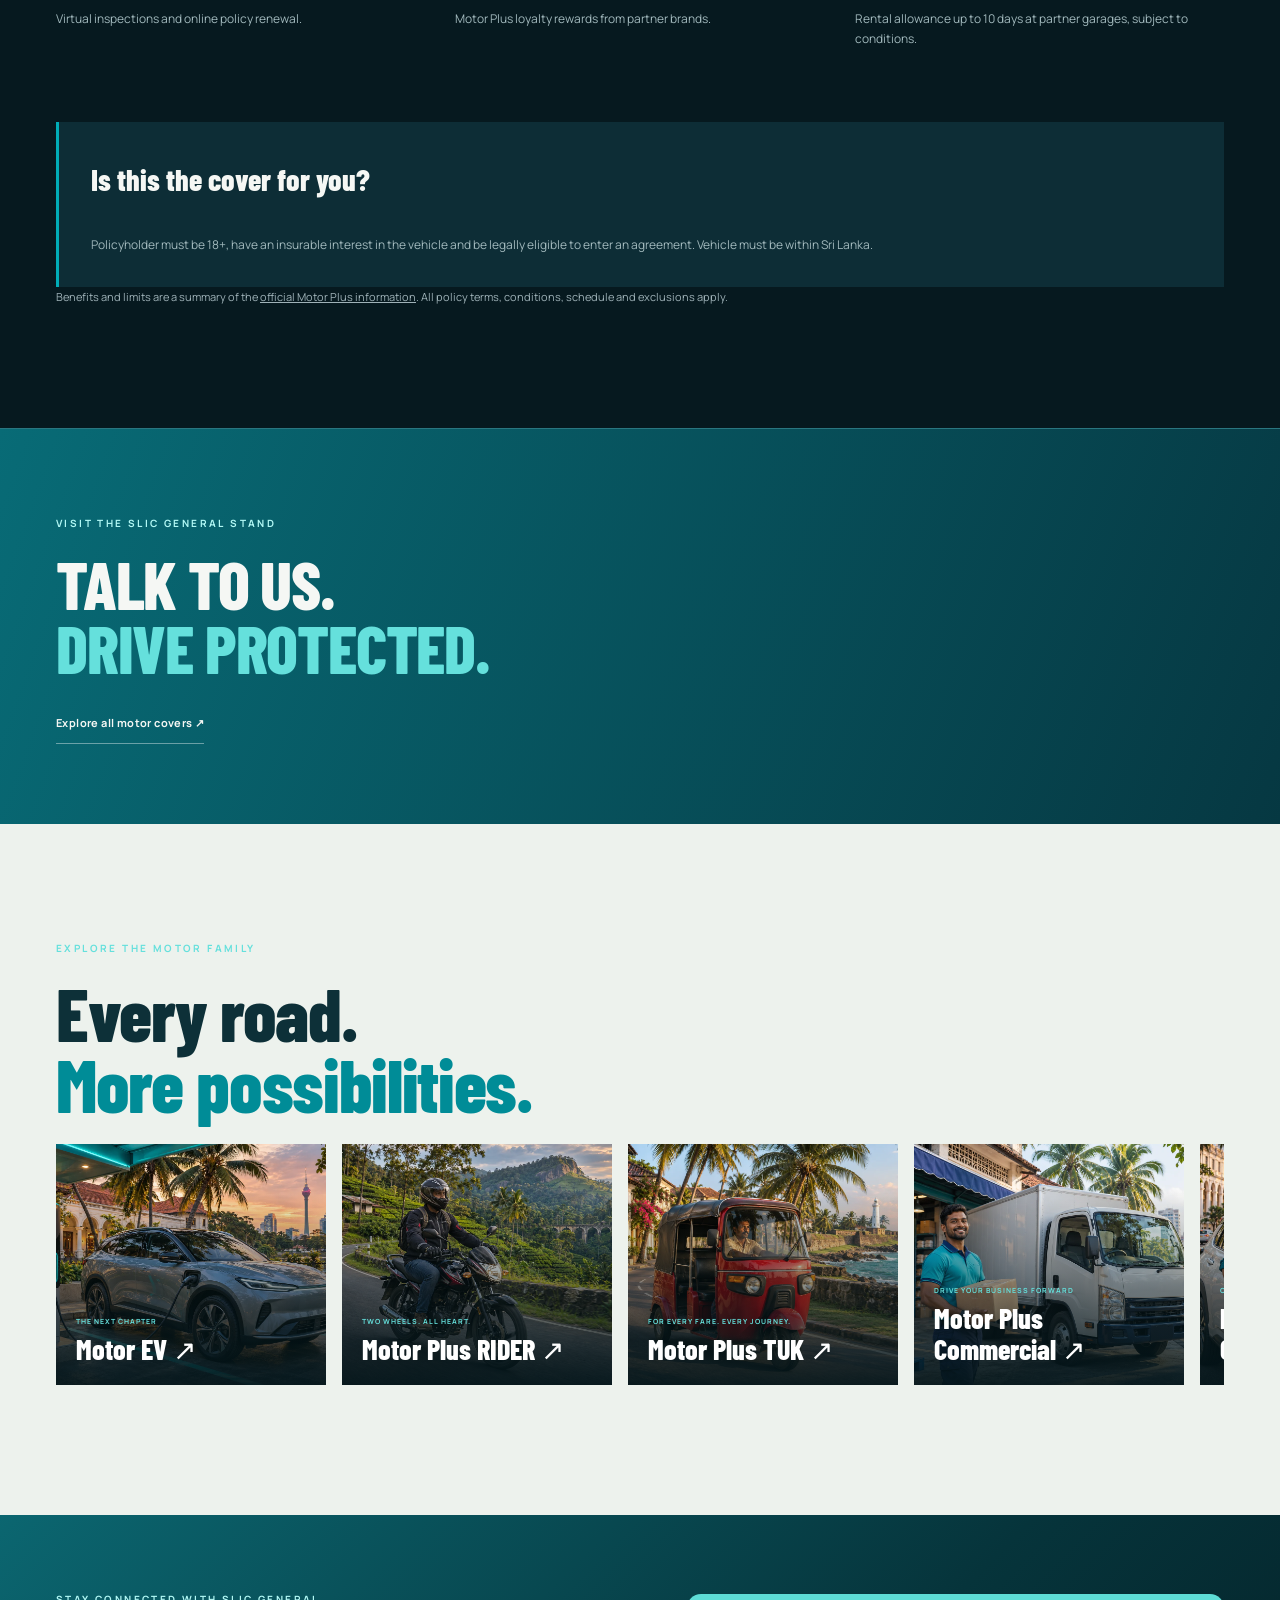
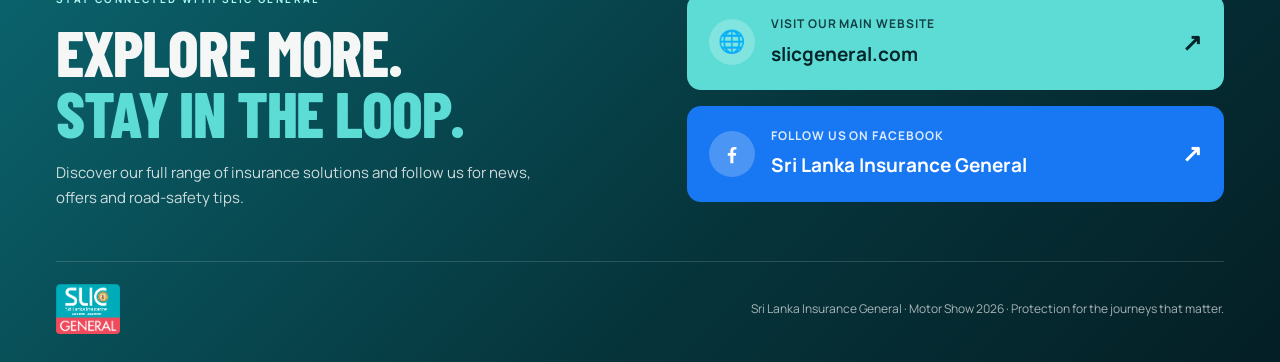
<file: products/motor-plus.html>
<!doctype html>
<html lang="en"><head><meta charset="utf-8"><meta name="viewport" content="width=device-width,initial-scale=1,viewport-fit=cover"><meta name="theme-color" content="#06191f"><title>SLIC General Motor Protection</title><link rel="icon" href="../assets/logo.png"><link rel="stylesheet" href="../assets/site.css"></head><body data-root="../" data-product="motor-plus"><main id="product"></main><script src="../assets/site.js"></script></body></html>
</file>
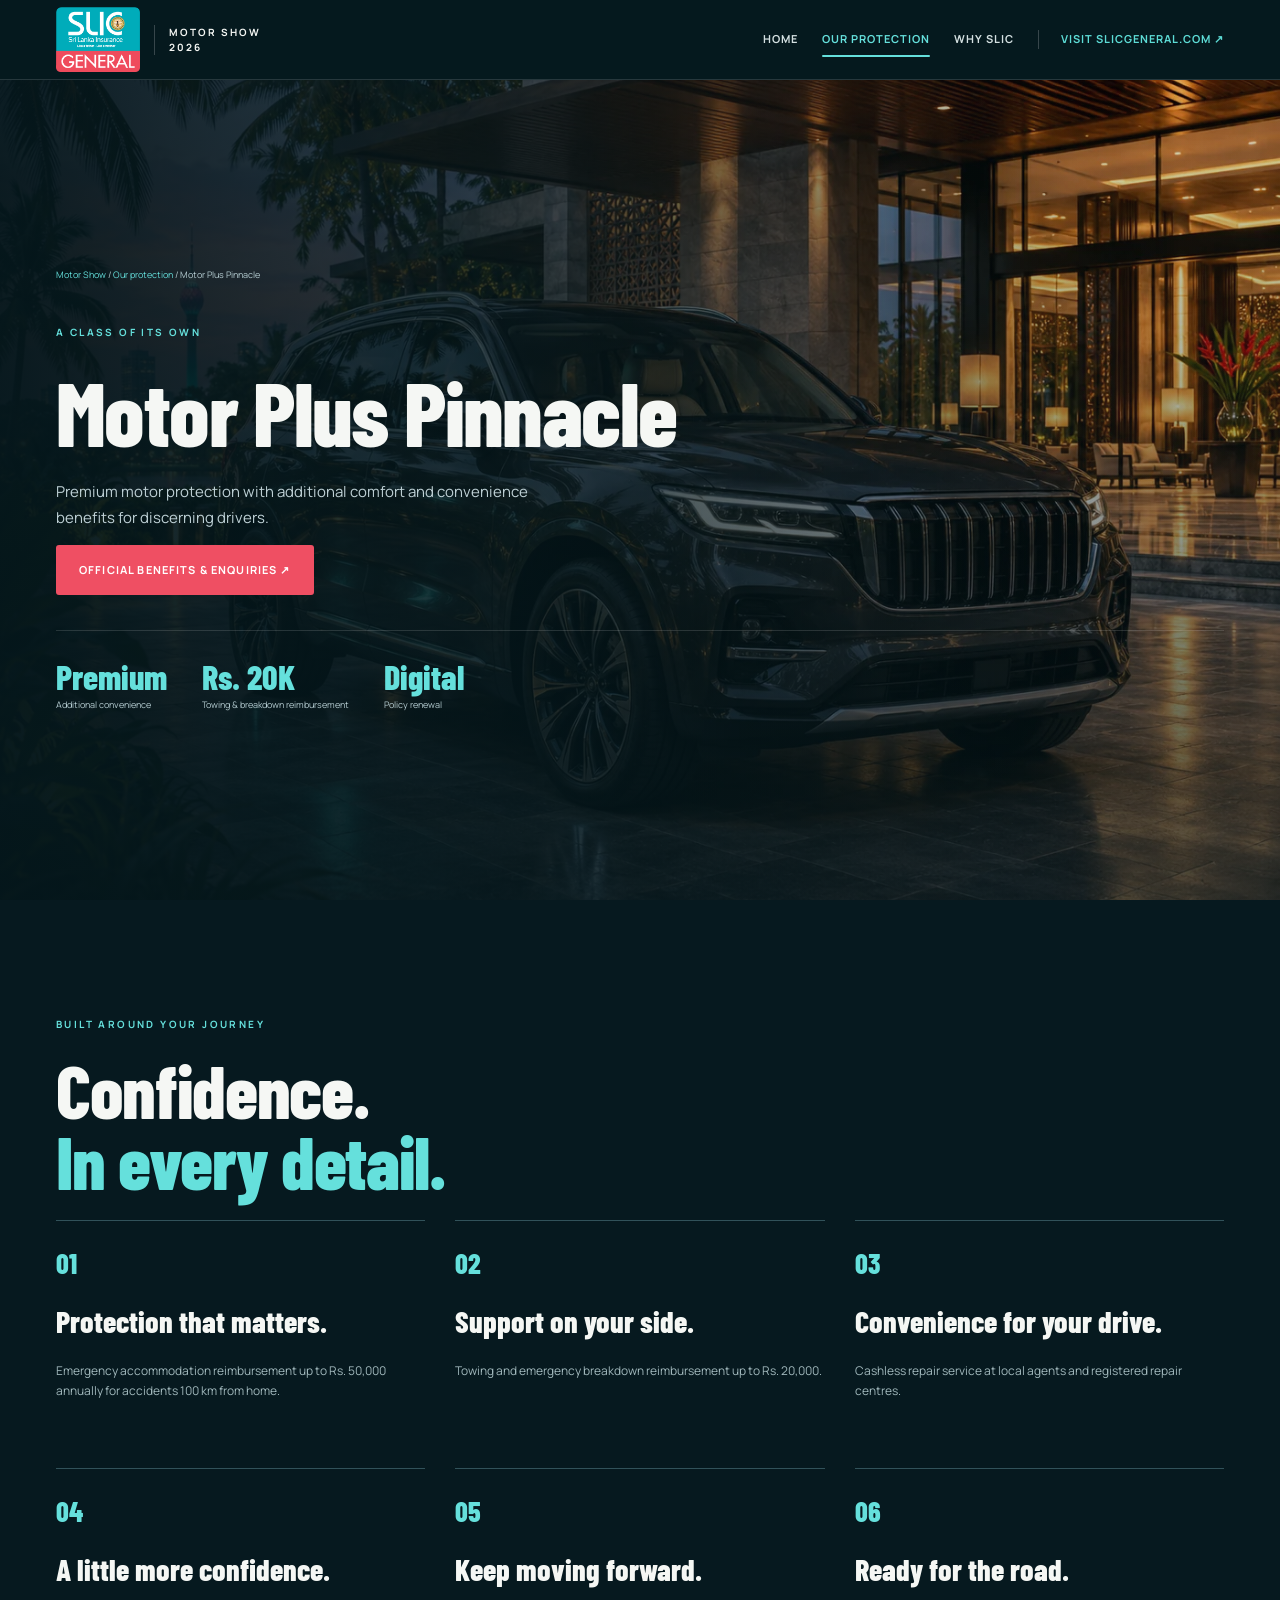
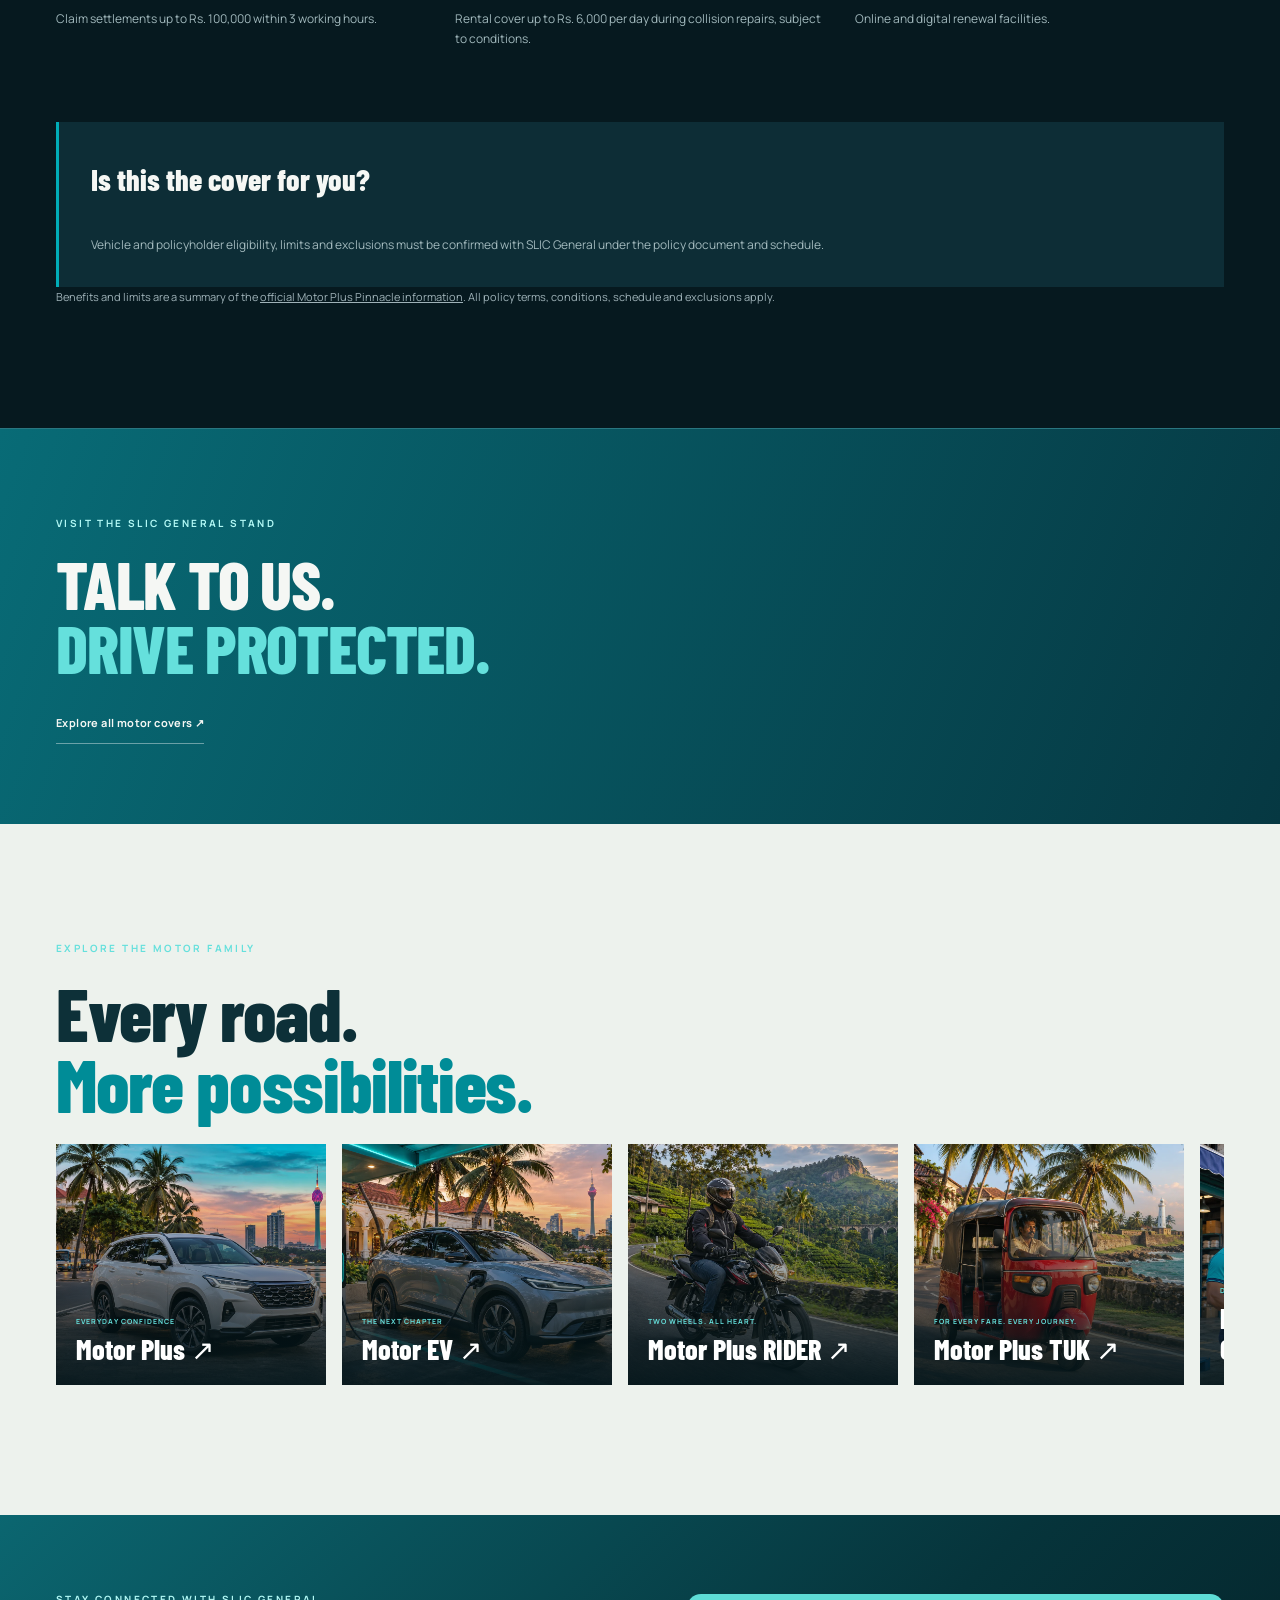
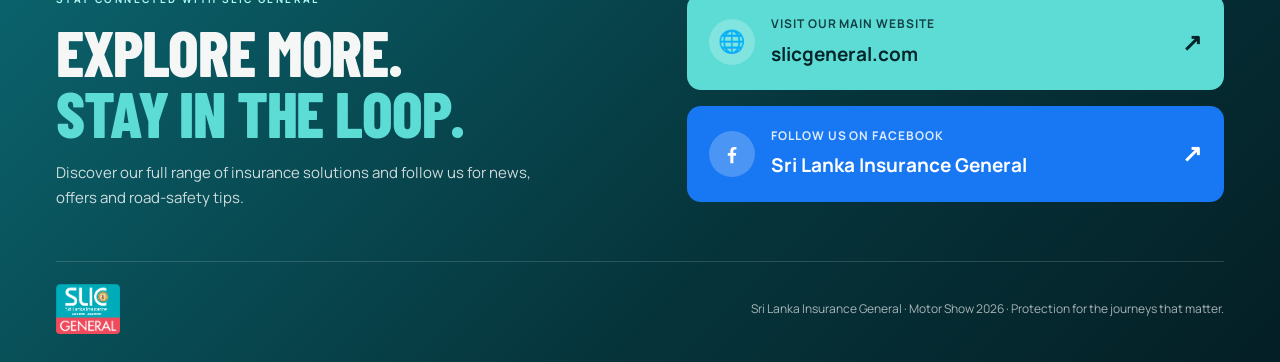
<file: products/pinnacle.html>
<!doctype html>
<html lang="en"><head><meta charset="utf-8"><meta name="viewport" content="width=device-width,initial-scale=1,viewport-fit=cover"><meta name="theme-color" content="#06191f"><title>SLIC General Motor Protection</title><link rel="icon" href="../assets/logo.png"><link rel="stylesheet" href="../assets/site.css"></head><body data-root="../" data-product="pinnacle"><main id="product"></main><script src="../assets/site.js"></script></body></html>
</file>
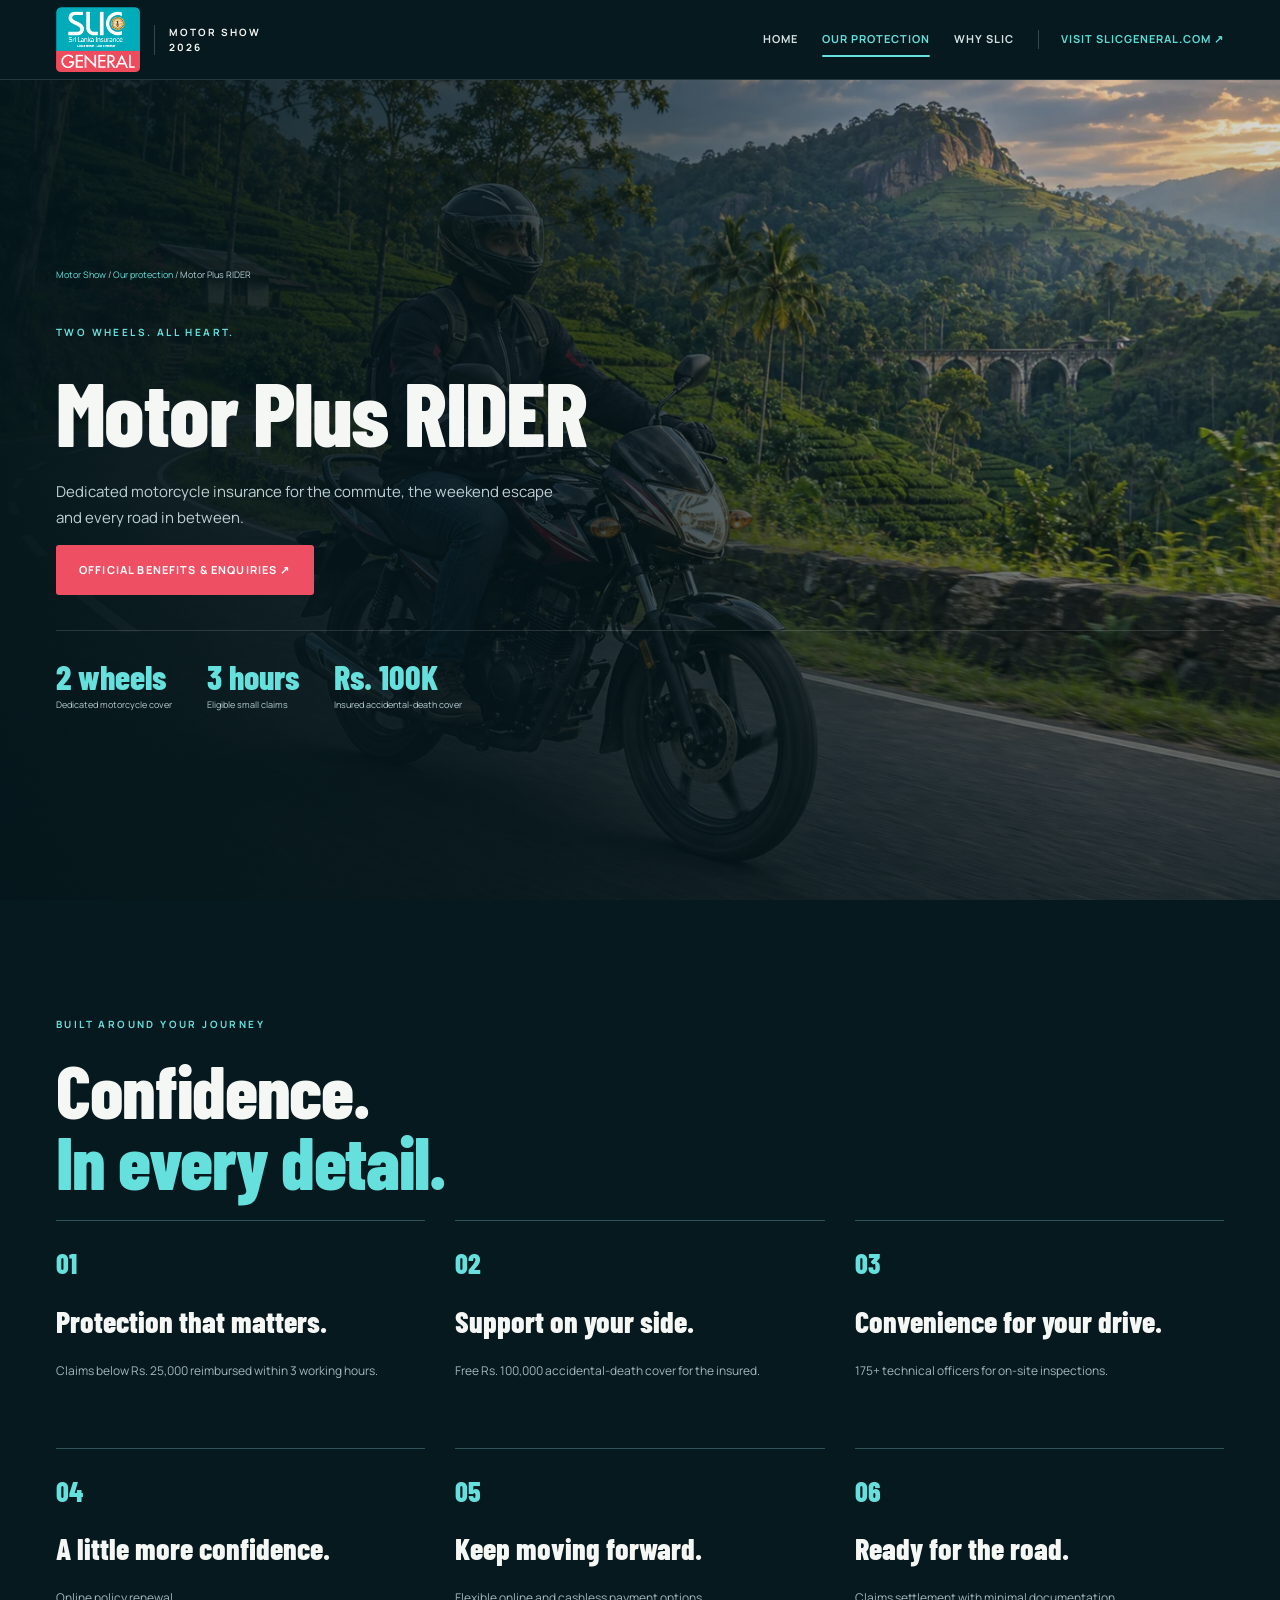
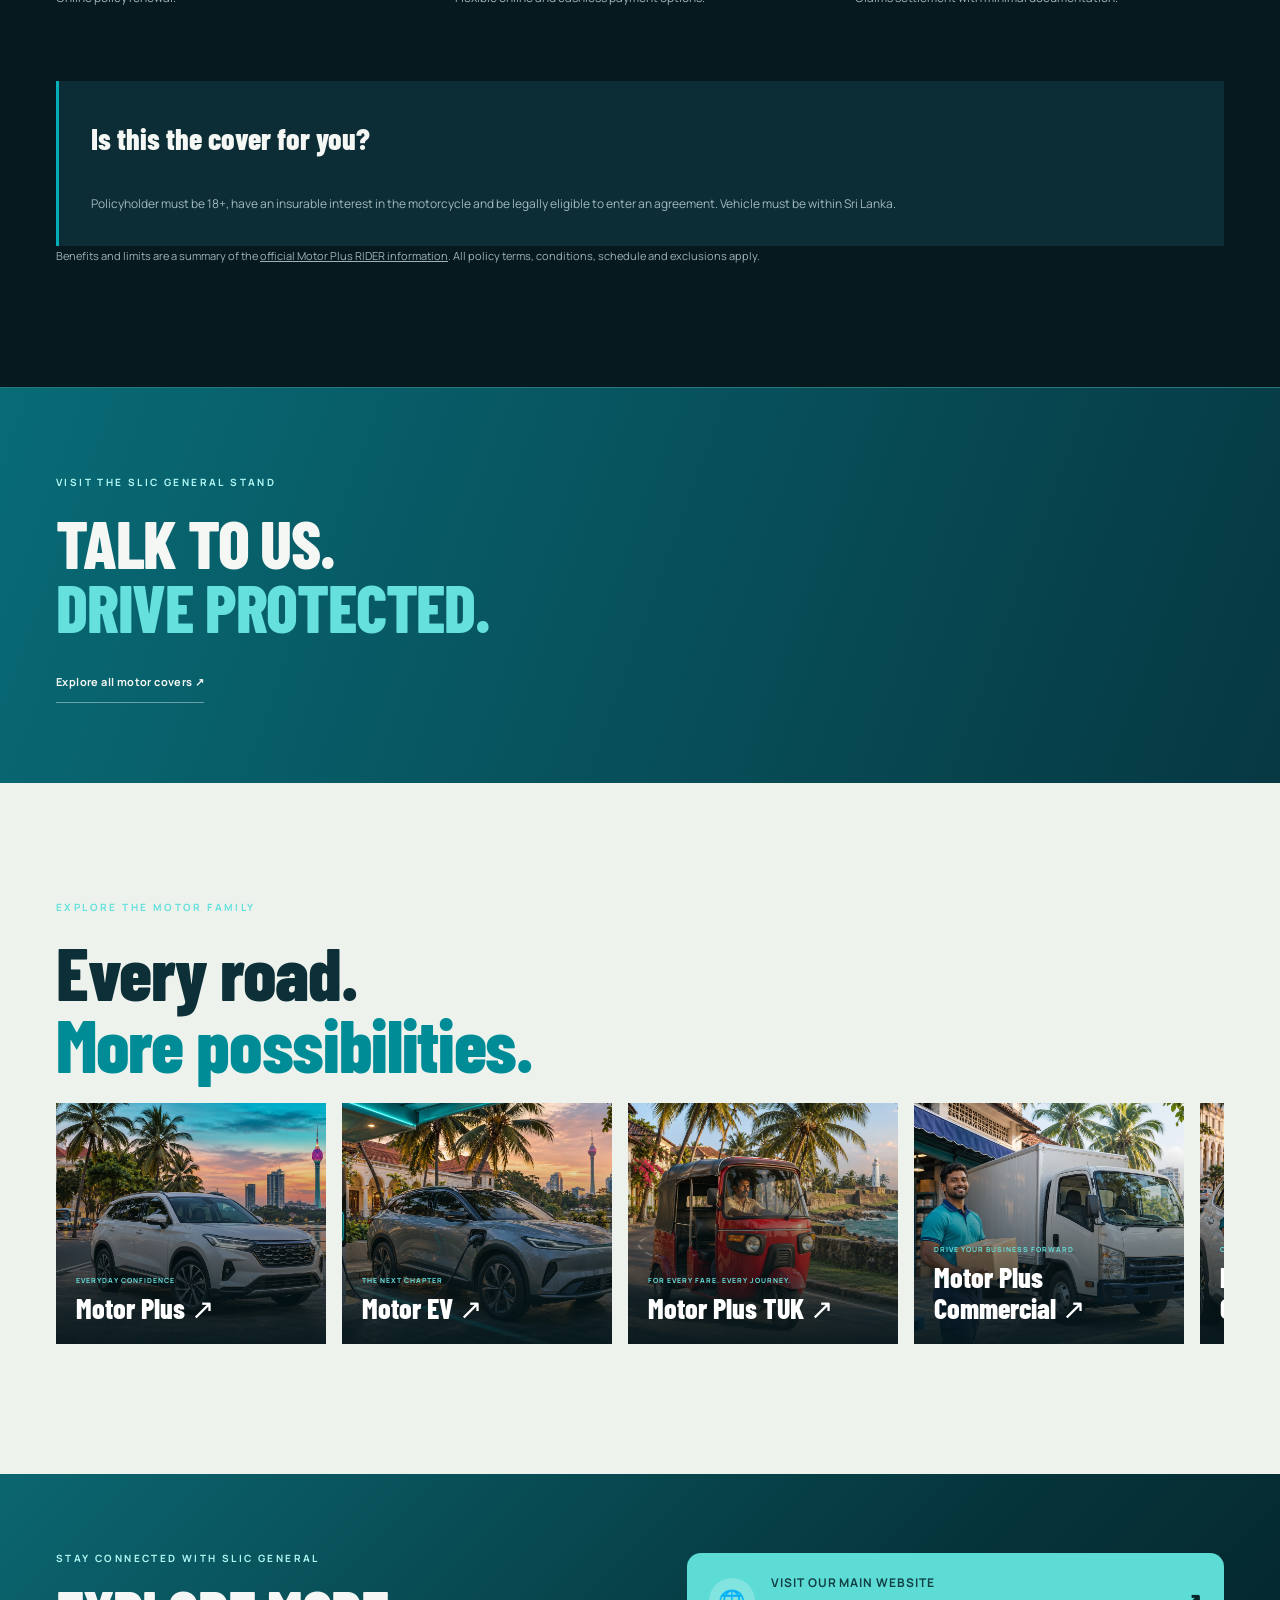
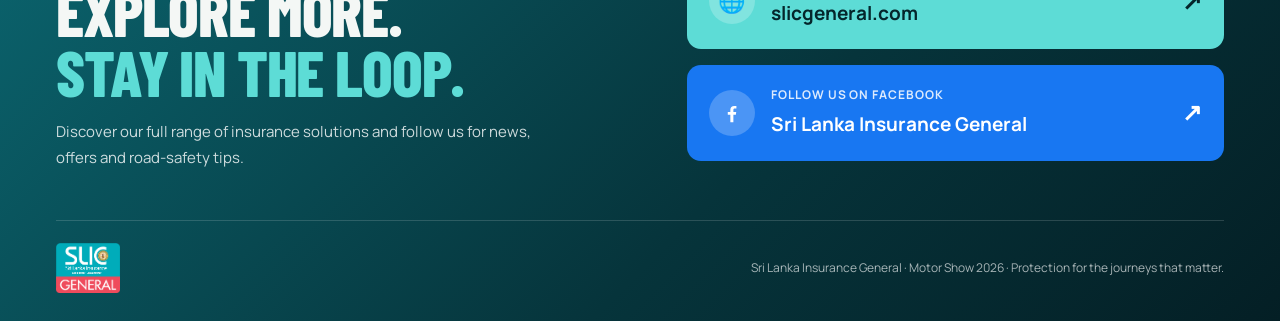
<file: products/rider.html>
<!doctype html>
<html lang="en"><head><meta charset="utf-8"><meta name="viewport" content="width=device-width,initial-scale=1,viewport-fit=cover"><meta name="theme-color" content="#06191f"><title>SLIC General Motor Protection</title><link rel="icon" href="../assets/logo.png"><link rel="stylesheet" href="../assets/site.css"></head><body data-root="../" data-product="rider"><main id="product"></main><script src="../assets/site.js"></script></body></html>
</file>
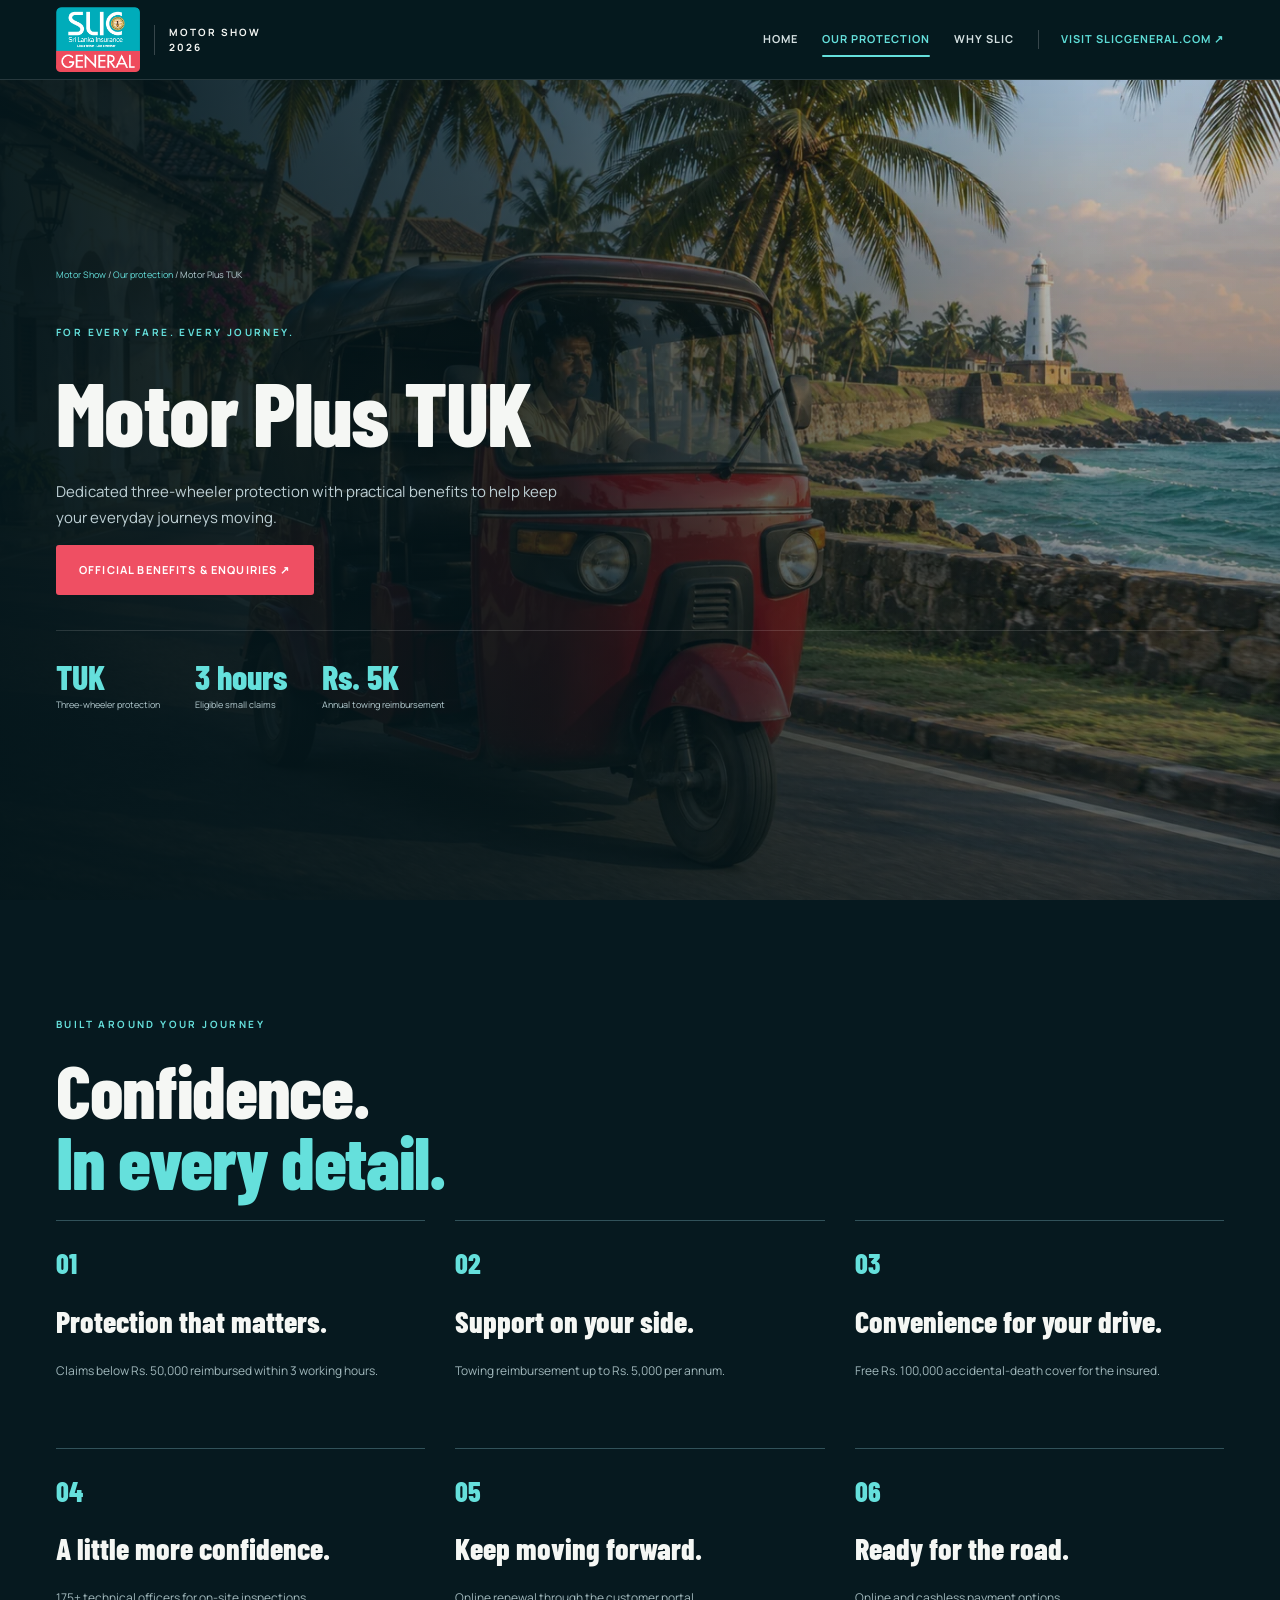
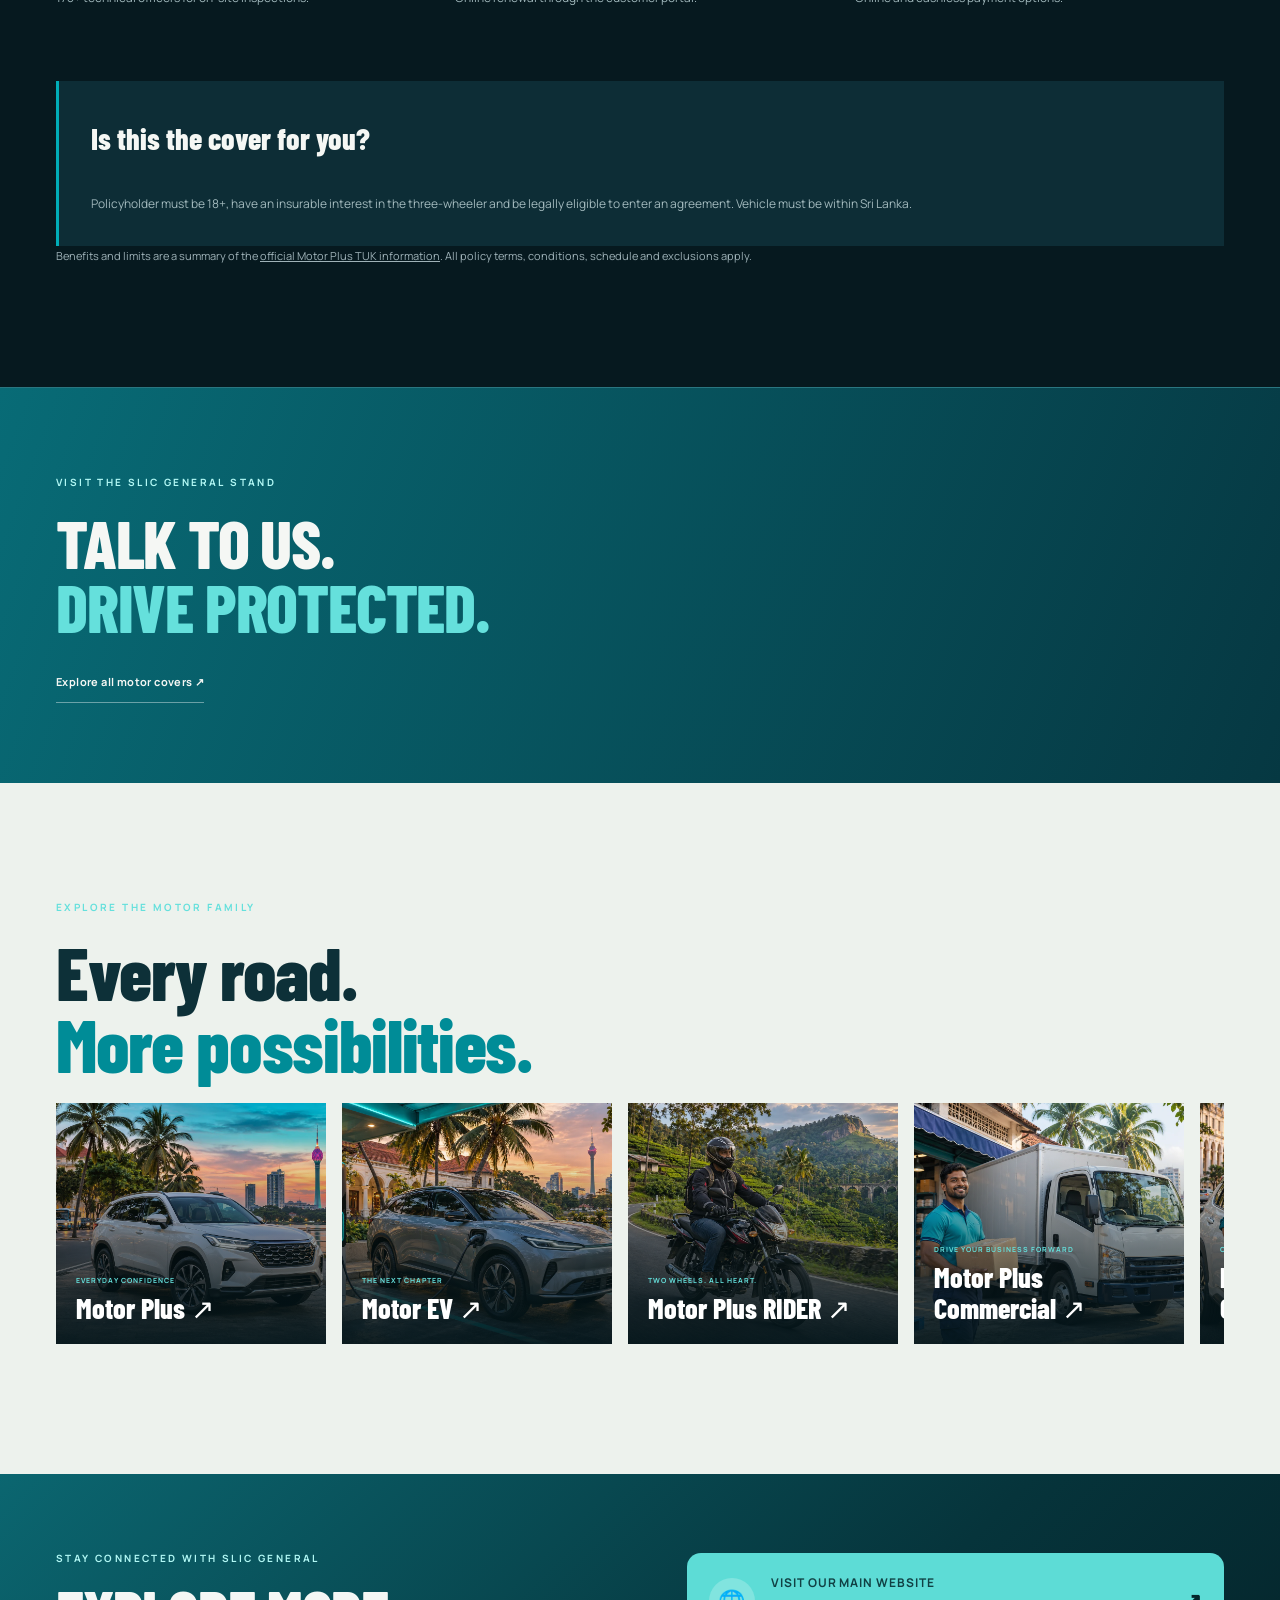
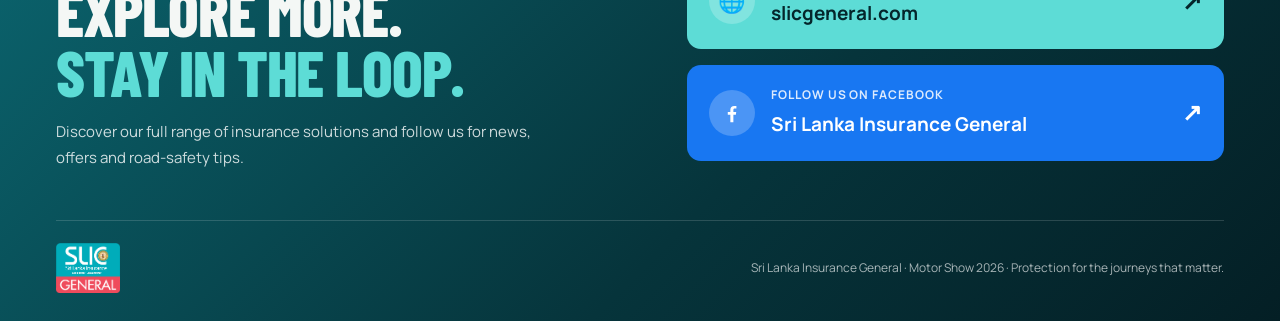
<file: products/tuk.html>
<!doctype html>
<html lang="en"><head><meta charset="utf-8"><meta name="viewport" content="width=device-width,initial-scale=1,viewport-fit=cover"><meta name="theme-color" content="#06191f"><title>SLIC General Motor Protection</title><link rel="icon" href="../assets/logo.png"><link rel="stylesheet" href="../assets/site.css"></head><body data-root="../" data-product="tuk"><main id="product"></main><script src="../assets/site.js"></script></body></html>
</file>
<file: assets/site.css>
@font-face {
  font-family: Campaign;
  src: url("fonts/heading.ttf") format("truetype");
  font-weight: 800;
  font-display: swap;
}
@font-face {
  font-family: Manrope;
  src: url("fonts/body.ttf") format("truetype");
  font-weight: 400;
  font-display: swap;
}
@font-face {
  font-family: Manrope;
  src: url("fonts/body-bold.ttf") format("truetype");
  font-weight: 700 800;
  font-display: swap;
}
:root {
  --navy: #06191f;
  --deep: #041217;
  --panel: #0d2730;
  --teal: #00adb8;
  --aqua: #65e0dc;
  --red: #ef4f63;
  --white: #f5f7f4;
  --muted: #a1b8bc;
  --line: #ffffff22;
  --heading: Campaign, "Arial Narrow", Impact, sans-serif;
  --body: Manrope, "Segoe UI", sans-serif;
  --nav-height: 80px;
}
* {
  box-sizing: border-box;
}
html {
  scroll-behavior: smooth;
  scroll-padding-top: 100px;
}
body {
  margin: 0;
  background: var(--navy);
  color: var(--white);
  font: 15px/1.7 var(--body);
  overflow-x: clip;
}
a {
  color: inherit;
  text-decoration: none;
}
button,
input {
  font: inherit;
}
button,
a {
  -webkit-tap-highlight-color: transparent;
}
button {
  cursor: pointer;
}
img {
  display: block;
  max-width: 100%;
  object-fit: cover;
}
button:focus-visible,
a:focus-visible,
summary:focus-visible {
  outline: 3px solid var(--aqua);
  outline-offset: 5px;
}
h1,
h2,
h3,
p {
  margin-top: 0;
}
h1,
h2 {
  font-family: var(--heading);
  font-weight: 800;
  line-height: 0.96;
  letter-spacing: -0.018em;
}
h2 {
  font-size: clamp(48px, 5.8vw, 92px);
  margin: 18px 0 24px;
}
h2 em,
h1 em {
  font-style: normal;
  color: var(--aqua);
}
p {
  color: var(--muted);
}
.wrap {
  width: min(1440px, calc(100% - 112px));
  margin-inline: auto;
}
.section {
  padding: 110px 0;
}
section[id] {
  scroll-margin-top: 0;
}
.eyebrow,
.mini-label {
  font-size: 10px;
  font-weight: 800;
  letter-spacing: 2.4px;
  text-transform: uppercase;
  color: var(--aqua);
}
.mini-label {
  font-size: 8px;
  letter-spacing: 1.7px;
}
.status-dot {
  display: inline-block;
  width: 7px;
  height: 7px;
  background: var(--teal);
  border-radius: 50%;
  box-shadow: 0 0 14px #00adb8aa;
  margin-right: 7px;
}
.actions {
  display: flex;
  gap: 26px;
  align-items: center;
  flex-wrap: wrap;
}
.btn {
  display: inline-flex;
  align-items: center;
  justify-content: center;
  gap: 24px;
  padding: 15px 23px;
  border: 0;
  border-radius: 3px;
  background: var(--teal);
  color: #031a20;
  font-size: 11px;
  font-weight: 800;
  text-transform: uppercase;
  letter-spacing: 1.15px;
  min-height: 50px;
  transition:
    transform 0.25s,
    box-shadow 0.25s;
}
.btn:hover {
  transform: translateY(-3px);
  box-shadow: 0 9px 30px #00adb833;
}
.btn.red {
  background: var(--red);
  color: white;
}
.btn.red:hover {
  box-shadow: 0 9px 30px #ef4f6333;
}
.btn.outline {
  background: transparent;
  color: var(--white);
  border: 1px solid var(--line);
}
.text-link {
  display: inline-flex;
  align-items: center;
  gap: 16px;
  border-bottom: 1px solid #ffffff66;
  padding: 10px 0;
  font-size: 11px;
  font-weight: 700;
  letter-spacing: 0.4px;
}
.text-link:hover {
  color: var(--aqua);
  border-color: var(--aqua);
}
.mobile-only {
  display: none !important;
}
.skip-link {
  position: fixed;
  top: -100px;
  left: 20px;
  background: white;
  color: var(--navy);
  padding: 12px;
  z-index: 200;
}
.skip-link:focus {
  top: 12px;
}
/* Exhibition navigation */
.nav {
  height: var(--nav-height);
  position: sticky;
  top: 0;
  z-index: 70;
  background: #06191ff5;
  border-bottom: 1px solid var(--line);
  backdrop-filter: blur(16px);
}
.nav .wrap {
  height: 100%;
  display: flex;
  align-items: center;
  justify-content: space-between;
  gap: 25px;
}
.brand {
  display: flex;
  gap: 14px;
  align-items: center;
  flex-shrink: 0;
}
.brand img {
  width: 80px;
  height: 46px;
  object-fit: contain;
  background: white;
  padding: 4px;
  border-radius: 3px;
}
.brand span {
  border-left: 1px solid #ffffff33;
  padding-left: 14px;
  font-size: 10px;
  letter-spacing: 2px;
  line-height: 1.5;
  font-weight: 800;
}
.nav-links {
  display: flex;
  align-items: center;
  gap: 27px;
}
.nav-links a {
  font-size: 9px;
  letter-spacing: 1.3px;
  text-transform: uppercase;
  font-weight: 800;
  color: #d4e0e1;
}
.nav-links a:hover,
.nav-links a.on {
  color: var(--aqua);
}
.nav-links .btn {
  padding: 10px 19px;
  min-height: 40px;
  color: white;
  letter-spacing: 1px;
}
.menu-btn {
  display: none;
  background: none;
  border: 1px solid var(--line);
  color: white;
  border-radius: 3px;
  font-size: 20px;
  width: 42px;
  height: 42px;
}
.bottom-nav {
  display: none;
}
/* The first screen */
.campaign-hero {
  position: relative;
  isolation: isolate;
  height: calc(100dvh - var(--nav-height));
  min-height: 0;
  display: flex;
  flex-direction: column;
  overflow: hidden;
  background: #0b2633;
}
.hero-image {
  position: absolute;
  inset: 0;
  width: 100%;
  height: 100%;
  object-position: 65% center;
  z-index: -3;
}
.hero-shade {
  position: absolute;
  inset: 0;
  background:
    linear-gradient(90deg, #04161bf2 0%, #04161bc9 30%, #04161b20 74%),
    linear-gradient(0deg, #04161bdf, transparent 45%);
  z-index: -2;
}
.hero-grid {
  display: grid;
  grid-template-columns: 1.3fr 0.7fr;
  gap: 30px;
  flex: 1;
  align-items: center;
  padding-block: 34px 24px;
  min-height: 0;
}
.hero-copy {
  position: relative;
  z-index: 2;
}
.event-label {
  display: inline-flex;
  gap: 8px;
  align-items: center;
  border: 1px solid #ffffff38;
  padding: 6px 11px;
  font-size: 9px;
  letter-spacing: 2px;
  font-weight: 800;
}
.event-label > span:last-child {
  color: var(--aqua);
  border-left: 1px solid #ffffff33;
  padding-left: 10px;
}
.hero-kicker {
  margin: 20px 0 12px;
  color: #d3e4e6;
  font-size: 10px;
  letter-spacing: 1.6px;
  text-transform: uppercase;
  font-weight: 700;
}
.campaign-hero h1 {
  font-size: clamp(54px, min(7.6vw, 13.3dvh), 142px);
  line-height: 0.91;
  margin: 0 0 24px;
  letter-spacing: -0.025em;
}
.campaign-hero h1 > span {
  color: var(--white);
}
.campaign-hero h1 em {
  color: var(--aqua);
}
.hero-lead {
  max-width: 475px;
  color: #c4d3d6;
  font-size: 13px;
  line-height: 1.8;
  margin-bottom: 26px;
}
.hero-side {
  height: 100%;
  display: flex;
  flex-direction: column;
  justify-content: space-between;
  align-items: flex-end;
  padding: 26px 0 35px;
  min-width: 0;
}
.floating-shield {
  display: flex;
  align-items: center;
  gap: 12px;
  animation: float 5s ease-in-out infinite;
}
.floating-shield svg {
  width: 46px;
  height: 54px;
  fill: #00adb833;
  stroke: var(--aqua);
  stroke-width: 2;
  filter: drop-shadow(0 0 15px #00adb855);
}
.floating-shield span {
  font-size: 8px;
  letter-spacing: 1.5px;
  line-height: 1.8;
  color: #e5ffff;
}
.hero-entry {
  background: #06191fbb;
  backdrop-filter: blur(12px);
  border: 1px solid #ffffff40;
  padding: 18px;
  display: flex;
  gap: 20px;
  align-items: center;
  max-width: 370px;
  box-shadow: 0 20px 40px #0003;
}
.hero-entry strong {
  font-family: var(--heading);
  font-size: 31px;
  line-height: 1.05;
  display: block;
  margin: 8px 0 12px;
}
.hero-entry a:not(.qr-mini) {
  font-size: 8px;
  letter-spacing: 0.5px;
  color: #b7d1d7;
}
.qr-mini {
  background: white;
  padding: 8px;
  flex-shrink: 0;
}
.qr-mini img,
.qr-mini canvas {
  width: 110px !important;
  height: 110px !important;
}
.hero-footer {
  display: flex;
  justify-content: space-between;
  align-items: center;
  padding-block: 20px;
  border-top: 1px solid #ffffff33;
  gap: 20px;
}
.hero-footer > span {
  font-size: 8px;
  letter-spacing: 1.8px;
  color: #bdced0;
}
.hero-footer > div {
  display: flex;
  gap: 32px;
  align-items: center;
}
.hero-footer > div > span {
  font-family: var(--heading);
  font-size: 29px;
  line-height: 1;
}
.hero-footer small {
  font-family: var(--body);
  font-size: 8px;
  color: #bdced0;
  margin-left: 5px;
}
.hero-footer a {
  font-size: 8px;
  letter-spacing: 1.5px;
}
.campaign-marquee {
  background: var(--teal);
  color: #05232a;
  overflow: hidden;
  white-space: nowrap;
  font-size: 12px;
  letter-spacing: 2px;
  font-weight: 800;
}
.campaign-marquee > div {
  width: max-content;
  padding: 15px 0;
  animation: marquee 45s linear infinite;
}
.campaign-marquee span {
  display: inline-block;
  margin: 0 28px;
  font-size: 17px;
}
/* Campaign rewards */
.rewards-section {
  background:
    radial-gradient(ellipse at 80% 50%, #0b303a, transparent 60%), var(--deep);
}
.rewards-layout {
  display: grid;
  grid-template-columns: 0.7fr 1.6fr;
  gap: 70px;
  align-items: center;
}
.section-copy > p {
  max-width: 340px;
  font-size: 13px;
}
.section-copy h2 {
  font-size: clamp(64px, 7vw, 112px);
}
.concept-badge {
  display: inline-block;
  border: 1px solid #e8bb6466;
  color: #f0cf92;
  padding: 6px 10px;
  letter-spacing: 0.7px;
  font-size: 8px;
  font-weight: 800;
  margin: 10px 0;
}
.small-print {
  font-size: 10px !important;
  line-height: 1.8;
  color: #9fb2b8;
}
.rewards-stage {
  min-width: 0;
  position: relative;
}
.rewards-stage > img {
  width: 100%;
  height: auto;
  mix-blend-mode: lighten;
  transition: transform 0.6s;
}
.rewards-stage:hover > img {
  transform: translateY(-7px);
}
.reward-labels {
  display: grid;
  grid-template-columns: repeat(3, 1fr);
  gap: 12px;
  padding-top: 25px;
  border-top: 1px solid var(--line);
}
.reward-labels > span {
  font-family: var(--heading);
  font-size: 22px;
  line-height: 1.1;
}
.reward-labels small {
  display: block;
  font: 700 7px/1.6 var(--body);
  color: var(--aqua);
  letter-spacing: 1px;
  margin-bottom: 8px;
}
.proposed-items {
  display: flex;
  flex-wrap: wrap;
  gap: 8px;
  margin-top: 23px;
}
.proposed-items span {
  font-size: 8px;
  color: #b6cccf;
  border: 1px solid var(--line);
  border-radius: 20px;
  padding: 5px 10px;
}
/* Scan and play */
.play-section {
  background: linear-gradient(120deg, #0b3039, #05171e);
  position: relative;
  overflow: hidden;
  border-block: 1px solid var(--line);
}
.play-section:before {
  content: "30";
  font: bold 600px/0.8 var(--heading);
  position: absolute;
  right: 12%;
  top: 20px;
  color: #ffffff02;
  pointer-events: none;
}
.play-layout {
  display: grid;
  grid-template-columns: 1.25fr 0.8fr 0.9fr;
  gap: 50px;
  align-items: center;
}
.play-copy h2 {
  font-size: clamp(45px, 4.7vw, 77px);
}
.play-copy > p {
  max-width: 350px;
  font-size: 13px;
}
.play-steps {
  list-style: none;
  padding: 0;
  display: flex;
  gap: 20px;
  margin: 30px 0;
}
.play-steps li {
  display: flex;
  flex-direction: column;
  font-size: 9px;
}
.play-steps b {
  font-family: var(--heading);
  font-size: 24px;
  color: var(--aqua);
  border-bottom: 1px solid #ffffff33;
  margin-bottom: 6px;
  padding-bottom: 4px;
}
.game-preview {
  position: relative;
  width: 100%;
  max-width: 270px;
  aspect-ratio: 9/16;
  border: 6px solid #06151a;
  box-shadow:
    0 0 0 1px #30545f,
    20px 30px 60px #0005;
  border-radius: 30px;
  overflow: hidden;
  justify-self: center;
  transform: rotate(-4deg);
  background: #123e37;
}
.preview-top {
  position: absolute;
  z-index: 3;
  left: 10px;
  right: 10px;
  top: 17px;
  display: flex;
  justify-content: space-between;
  gap: 10px;
}
.preview-top > span {
  font-size: 6px;
  letter-spacing: 1px;
  max-width: 80px;
  background: #06191fcc;
  padding: 7px;
  border-radius: 6px;
  align-self: flex-start;
}
.preview-top b {
  font-family: var(--heading);
  font-size: 37px;
  line-height: 1;
  text-align: center;
  background: #06191fcc;
  padding: 7px 14px;
  border-radius: 8px;
  color: var(--aqua);
}
.preview-top small {
  font: 700 6px var(--body);
  display: block;
  letter-spacing: 1px;
  margin-top: 4px;
}
.demo-road {
  position: absolute;
  inset: 0;
  background: linear-gradient(
    90deg,
    #008a90 0 10%,
    #e1c799 10% 15%,
    #2c3f43 15% 85%,
    #235c46 85%
  );
}
.demo-lane {
  position: absolute;
  inset: 0 15%;
  background:
    repeating-linear-gradient(180deg, transparent 0 30px, #ffffff8a 30px 55px)
      33% 0/3px 100% repeat-y,
    repeating-linear-gradient(180deg, transparent 0 30px, #ffffff8a 30px 55px)
      66% 0/3px 100% repeat-y;
  animation: road 0.65s linear infinite;
}
.demo-palms {
  position: absolute;
  right: -3px;
  top: -30px;
  font-size: 46px;
  line-height: 3.2;
  color: #79aa60;
  animation: palm-scroll 4s linear infinite;
}
.demo-car {
  position: absolute;
  width: 41px;
  height: 74px;
  bottom: 70px;
  left: calc(50% - 20px);
  border-radius: 12px 12px 8px 8px;
  border: 2px solid #cdf6f1;
  background: linear-gradient(90deg, #006b79, #00bec5, #006a79);
  box-shadow: 4px 7px 7px #0008;
  display: grid;
  place-items: center;
  animation: steer 7s ease-in-out infinite;
}
.demo-car:before,
.demo-car:after {
  content: "";
  position: absolute;
  left: -5px;
  top: 14px;
  width: 4px;
  height: 13px;
  background: #101619;
  box-shadow:
    43px 0 #101619,
    0 40px #101619,
    43px 40px #101619;
}
.demo-car i {
  position: absolute;
  top: 10px;
  left: 6px;
  right: 6px;
  height: 13px;
  background: #08353c;
  border-radius: 4px;
}
.demo-car img {
  width: 26px;
  border-radius: 2px;
  margin-top: 10px;
}
.demo-shield {
  position: absolute;
  top: -10%;
  font-size: 35px;
  color: #88ffff;
  text-shadow: 0 0 15px #00c3c8;
  animation: collect 3s linear infinite;
}
.shield-one {
  left: 27%;
}
.shield-two {
  left: 60%;
  animation-delay: 1.4s;
}
.demo-cone {
  position: absolute;
  left: 64%;
  font-size: 32px;
  color: #ff9a40;
  animation: collect 4.5s linear infinite;
}
.preview-bottom {
  position: absolute;
  bottom: 20px;
  left: 8px;
  right: 8px;
  display: flex;
  justify-content: space-between;
  font-size: 6px;
  letter-spacing: 0.5px;
  background: #04191bcc;
  padding: 8px;
  border-radius: 6px;
}
.preview-caption {
  position: absolute;
  bottom: 4px;
  text-align: center;
  left: 0;
  right: 0;
  font-size: 5px;
  color: #b1d4d6;
}
.scan-card {
  padding: 25px;
  background: #f1f6f1;
  color: var(--navy);
  text-align: center;
  border-radius: 4px;
  box-shadow: 14px 14px 0 #00adb81a;
  min-width: 0;
}
.scan-card .eyebrow {
  color: #087b84;
}
.scan-card h3 {
  font-family: var(--heading);
  font-size: 34px;
  line-height: 1.05;
  margin: 12px 0 22px;
}
.qr-large {
  background: white;
  padding: 12px;
  display: inline-block;
  max-width: 100%;
  border: 1px solid #d5e3e4;
}
.qr-large img,
.qr-large canvas {
  width: 100% !important;
  max-width: 230px;
  height: auto !important;
  aspect-ratio: 1;
}
.scan-card p {
  font-size: 9px;
  color: #55727b;
  margin: 18px 0 10px;
}
.qr-url {
  font-size: 9px;
  color: #087d86;
  overflow-wrap: anywhere;
  text-decoration: underline;
}
.scan-footnote {
  display: block;
  border-top: 1px solid #cededc;
  padding-top: 14px;
  margin-top: 18px;
  font-size: 8px;
  font-weight: 700;
  letter-spacing: 1px;
}
.preview-standing {
  font-size: 10px;
  border-left: 2px solid var(--teal);
  padding: 8px 12px;
  margin-top: 24px;
  color: #c0d9dc;
  max-width: 300px;
}
/* Interactive protection portfolio */
.protection-section {
  background: #eef2ed;
  color: #102e35;
}
.section-heading {
  display: flex;
  justify-content: space-between;
  gap: 40px;
  align-items: flex-end;
  margin-bottom: 38px;
}
.section-heading p {
  font-size: 12px;
  max-width: 300px;
  margin-bottom: 28px;
}
.protection-section .eyebrow {
  color: #087983;
}
.protection-section h2 em {
  color: #009aa4;
}
.protection-section .section-heading p {
  color: #667d80;
}
.vehicle-tabs {
  display: flex;
  gap: 0;
  border-bottom: 1px solid #b9c9c6;
  margin-bottom: 26px;
  overflow-x: auto;
  scrollbar-width: thin;
}
.vehicle-tabs button {
  background: none;
  border: 0;
  border-bottom: 3px solid transparent;
  color: #557076;
  white-space: nowrap;
  padding: 15px 24px;
  font-size: 10px;
  letter-spacing: 1.1px;
  font-weight: 800;
  text-transform: uppercase;
}
.vehicle-tabs button:first-child {
  padding-left: 0;
  padding-right: 30px;
}
.vehicle-tabs button[aria-selected="true"] {
  color: #007e87;
  border-color: #00a6b1;
}
.vehicle-panel {
  display: grid;
  grid-template-columns: 1.4fr 1fr;
  min-height: 430px;
  background: #fff;
  overflow: hidden;
}
.vehicle-panel .vehicle-photo {
  position: relative;
  min-height: 400px;
  overflow: hidden;
}
.vehicle-photo > img {
  width: 100%;
  height: 100%;
  position: absolute;
  object-fit: cover;
  transition: transform 0.8s;
}
.vehicle-panel:hover .vehicle-photo > img {
  transform: scale(1.025);
}
.vehicle-photo > span {
  position: absolute;
  left: 22px;
  top: 22px;
  border: 1px solid #ffffff99;
  background: #06191f88;
  color: #f2ffff;
  font-size: 8px;
  padding: 5px 10px;
  letter-spacing: 1.2px;
}
.vehicle-content {
  padding: 40px;
  display: flex;
  flex-direction: column;
  justify-content: center;
}
.vehicle-content .eyebrow {
  font-size: 8px;
}
.vehicle-content h3 {
  font-family: var(--heading);
  font-size: 52px;
  line-height: 1;
  margin: 12px 0 16px;
}
.vehicle-content p {
  font-size: 12px;
  color: #61777b;
}
.vehicle-benefits {
  padding: 0;
  list-style: none;
  margin: 4px 0 24px;
}
.vehicle-benefits li {
  font-size: 11px;
  padding: 9px 0;
  border-bottom: 1px solid #dce5e1;
  display: flex;
  align-items: flex-start;
  gap: 10px;
}
.vehicle-benefits li:before {
  content: "↗";
  color: #0097a1;
}
.vehicle-content .btn {
  align-self: flex-start;
}
.portfolio-heading {
  display: flex;
  justify-content: space-between;
  gap: 20px;
  font-size: 8px;
  font-weight: 800;
  letter-spacing: 1.4px;
  margin: 40px 0 18px;
}
.portfolio-rail {
  display: flex;
  overflow-x: auto;
  gap: 16px;
  scroll-snap-type: x mandatory;
  padding-bottom: 20px;
  scrollbar-color: #009ca7 #d5e0d9;
  scrollbar-width: thin;
}
.portfolio-tile {
  flex: 0 0 270px;
  position: relative;
  overflow: hidden;
  aspect-ratio: 1.12;
  scroll-snap-align: start;
  border: 0;
  padding: 0;
  text-align: left;
  background: #0d2b35;
  color: white;
}
.portfolio-tile:after {
  content: "";
  position: absolute;
  inset: 20% 0 0;
  background: linear-gradient(transparent, #04161bef);
}
.portfolio-tile img {
  width: 100%;
  height: 100%;
  object-fit: cover;
  transition: transform 0.5s;
}
.portfolio-tile:hover img {
  transform: scale(1.07);
}
.portfolio-tile > span {
  position: absolute;
  z-index: 1;
  bottom: 20px;
  left: 20px;
  right: 20px;
  font-family: var(--heading);
  font-size: 28px;
  line-height: 1.1;
}
.portfolio-tile small {
  font: 700 7px var(--body);
  letter-spacing: 1px;
  display: block;
  color: var(--aqua);
  margin-bottom: 8px;
}
.dark-print {
  color: #637b7d;
}
.panel-animate {
  animation: panel-in 0.4s ease;
}
/* Confidence and stories */
.confidence-section .section-heading h2 {
  font-size: clamp(46px, 5.2vw, 80px);
}
.confidence-layout {
  display: grid;
  grid-template-columns: 1fr 1fr;
  gap: 70px;
  align-items: center;
  margin: 38px 0;
}
.confidence-photo {
  position: relative;
  min-height: 500px;
  overflow: hidden;
}
.confidence-photo img {
  position: absolute;
  inset: 0;
  width: 100%;
  height: 100%;
  object-fit: cover;
}
.confidence-photo:after {
  content: "";
  position: absolute;
  inset: 35% 0 0;
  background: linear-gradient(transparent, #04161bf2);
}
.confidence-photo > div {
  position: absolute;
  z-index: 1;
  bottom: 30px;
  left: 30px;
  display: flex;
  align-items: center;
  gap: 20px;
}
.confidence-photo strong {
  font: 800 100px/1 var(--heading);
  color: var(--aqua);
}
.confidence-photo > div > span {
  font-size: 10px;
  color: #e1eded;
}
.benefit-list article {
  display: flex;
  gap: 20px;
  border-bottom: 1px solid var(--line);
  padding: 26px 0;
  align-items: flex-start;
}
.benefit-icon {
  color: var(--aqua);
  font-size: 30px;
  line-height: 1;
  flex-shrink: 0;
  width: 30px;
}
.benefit-list h3 {
  font-size: 15px;
  line-height: 1.4;
  margin-bottom: 10px;
}
.benefit-list p {
  font-size: 11px;
  margin: 0;
}
.benefit-list b {
  font: 20px var(--heading);
  color: #43616a;
  margin-left: auto;
}
.stories-section {
  background: #0a242c;
}
.story-heading {
  text-align: center;
  max-width: 900px;
  margin: 0 auto 45px;
}
.story-heading h2 {
  font-size: clamp(42px, 5.3vw, 82px);
}
.story-heading p {
  font-size: 12px;
}
.story-mosaic {
  display: grid;
  grid-template-columns: 1fr 1fr 1fr;
  grid-template-rows: 240px 240px;
  gap: 14px;
}
.story-mosaic figure {
  position: relative;
  margin: 0;
  overflow: hidden;
  min-width: 0;
}
.story-mosaic img {
  width: 100%;
  height: 100%;
  transition: transform 0.6s;
}
.story-mosaic figure:hover img {
  transform: scale(1.06);
}
.story-mosaic figure:after {
  content: "";
  position: absolute;
  inset: 30% 0 0;
  background: linear-gradient(transparent, #03161bdf);
}
.story-mosaic figcaption {
  position: absolute;
  bottom: 20px;
  left: 20px;
  right: 15px;
  font-family: var(--heading);
  font-size: 25px;
  line-height: 1.1;
  z-index: 1;
}
.story-mosaic figcaption small {
  font: 700 7px/1.5 var(--body);
  letter-spacing: 1px;
  display: block;
  color: var(--aqua);
  margin-top: 12px;
}
.story-tall {
  grid-row: span 2;
}
.story-wide {
  grid-column: span 2;
}
.story-last {
  display: none;
}
.image-disclosure {
  display: block;
  margin-top: 18px;
  font-size: 8px;
  color: #91adb2;
}
/* Local competition board */
.leaderboard-section {
  background:
    radial-gradient(ellipse at 20% 60%, #0b343b, transparent 45%), #04161c;
}
.leaderboard-layout {
  display: grid;
  grid-template-columns: 1fr 1.3fr;
  gap: 100px;
  align-items: center;
}
.trophy-art {
  width: 100px;
  height: 100px;
  float: right;
  animation: float 5s ease-in-out infinite;
}
.trophy-art svg {
  fill: #e8bc4222;
  stroke: #e4bb64;
  stroke-width: 3;
  filter: drop-shadow(0 0 25px #edb74f33);
}
.standings-panel {
  border: 1px solid #31515b;
  background: #0c2630;
  min-width: 0;
  padding: 30px;
}
.standings-header,
.standings-columns {
  display: flex;
  justify-content: space-between;
  align-items: center;
  gap: 15px;
}
.standings-header > span {
  font-size: 9px;
  font-weight: 800;
  letter-spacing: 1px;
}
.standings-header i {
  display: inline-block;
  width: 6px;
  height: 6px;
  background: var(--teal);
  border-radius: 50%;
  margin-right: 7px;
}
.refresh-board {
  font-size: 9px;
  color: #a8c6ca;
  background: none;
  border: 0;
  padding: 8px;
}
.standings-columns {
  font-size: 8px;
  color: #91abb2;
  letter-spacing: 1.5px;
  padding: 25px 0 13px;
  border-bottom: 1px solid var(--line);
}
.standings-list {
  padding: 0;
  list-style: none;
  margin: 0;
}
.standings-list li {
  display: flex;
  justify-content: space-between;
  align-items: center;
  gap: 15px;
  border-bottom: 1px solid #ffffff12;
  padding: 16px 10px;
  font-size: 12px;
}
.standings-list li:nth-child(1) {
  background: #00adb815;
  border-left: 2px solid var(--teal);
}
.standings-list li:nth-child(2) {
  background: #ffffff04;
}
.standings-list li:nth-child(3) {
  background: #ffffff02;
}
.standings-list .rank {
  color: var(--aqua);
  font: 25px var(--heading);
  display: inline-block;
  width: 35px;
}
.standings-list .driver-name {
  overflow-wrap: anywhere;
}
.standings-list .driver-score {
  font-family: var(--heading);
  font-size: 27px;
  white-space: nowrap;
}
.standings-list li.empty-board {
  padding: 60px 15px;
  display: block;
  text-align: center;
  color: #b0c6cd;
  background: none;
  border-left: 0;
}
.empty-board strong {
  font: 32px var(--heading);
  color: var(--white);
  display: block;
  margin-bottom: 10px;
}
.empty-board span {
  font-size: 11px;
}
.leaderboard-note {
  font-size: 9px;
  margin: 25px 0 0;
  color: #98b1b8;
}
.current-position:not(:empty) {
  padding: 14px;
  border: 1px solid #00adb866;
  margin-top: 15px;
  color: var(--aqua);
  font-size: 11px;
}
.closing-section {
  padding: 80px 0;
  background: linear-gradient(110deg, #086b76, #063842);
  border-top: 1px solid #2a7680;
}
.closing-section h2 {
  font-size: clamp(44px, 5.2vw, 80px);
}
.closing-section .eyebrow {
  color: #b2f8f5;
}
.closing-section p {
  color: white;
}
footer {
  padding: 45px 0;
  border-top: 1px solid var(--line);
  background: var(--deep);
}
footer .wrap {
  display: flex;
  justify-content: space-between;
  gap: 35px;
  align-items: center;
}
footer img {
  width: 94px;
  background: white;
  border-radius: 3px;
  padding: 6px;
}
footer p {
  font-size: 9px;
  margin: 12px 0 0;
}
footer .footer-links {
  display: flex;
  gap: 28px;
  font-size: 10px;
}
footer .footer-hotline {
  font-family: var(--heading);
  font-size: 27px;
  color: var(--aqua);
}
/* Product detail and help screens */
.p-hero {
  position: relative;
  min-height: 620px;
  isolation: isolate;
  overflow: hidden;
  display: flex;
  align-items: center;
}
.p-hero .product-backdrop {
  position: absolute;
  inset: 0;
  z-index: -2;
  width: 100%;
  height: 100%;
  object-fit: cover;
}
.p-hero:after {
  content: "";
  position: absolute;
  inset: 0;
  z-index: -1;
  background:
    linear-gradient(90deg, #04161bf5, #04161bba 40%, #04161b22 85%),
    linear-gradient(0deg, #04161ba9, transparent);
}
.p-hero .wrap {
  padding: 60px 0;
}
.p-hero h1 {
  font-size: clamp(58px, 7vw, 112px);
  max-width: 750px;
  margin: 25px 0;
}
.p-hero .lead {
  font-size: 15px;
  max-width: 520px;
}
.crumbs {
  font-size: 9px;
  color: #b5cdd2;
  margin-bottom: 35px;
}
.crumbs a {
  color: var(--aqua);
}
.product-stats {
  display: flex;
  gap: 35px;
  flex-wrap: wrap;
  border-top: 1px solid var(--line);
  padding-top: 25px;
  margin-top: 35px;
}
.product-stats b {
  font: 34px var(--heading);
  color: var(--aqua);
  display: block;
}
.product-stats span {
  font-size: 9px;
  color: #b6cdd2;
  max-width: 180px;
  display: block;
}
.product-feature-grid {
  display: grid;
  grid-template-columns: repeat(3, 1fr);
  gap: 30px;
}
.product-feature {
  padding: 25px 0;
  border-top: 1px solid #31525a;
}
.product-feature > span {
  font: 28px var(--heading);
  color: var(--aqua);
}
.product-feature h3 {
  font-family: var(--heading);
  font-size: 30px;
  margin: 14px 0;
}
.product-feature p {
  font-size: 12px;
}
.eligibility {
  padding: 32px;
  background: #0d2d36;
  margin-top: 35px;
  border-left: 3px solid var(--teal);
}
.eligibility h3 {
  font-family: var(--heading);
  font-size: 30px;
}
.eligibility p {
  font-size: 12px;
  margin: 0;
}
.product-related {
  background: #edf2ed;
  color: #0d3038;
}
.product-related h2 em {
  color: #008c97;
}
.product-dialog {
  width: min(760px, calc(100% - 32px));
  max-height: 85dvh;
  border: 1px solid #2a5965;
  border-radius: 7px;
  background: #08212b;
  color: white;
  padding: 0;
  overflow: auto;
  box-shadow: 0 30px 100px #0009;
}
.product-dialog::backdrop {
  background: #001014cc;
  backdrop-filter: blur(10px);
}
.dialog-close {
  position: absolute;
  right: 12px;
  top: 12px;
  z-index: 2;
  width: 36px;
  height: 36px;
  border-radius: 50%;
  border: 1px solid #ffffff55;
  background: #04191dcc;
  color: white;
  font-size: 24px;
}
.dialog-image {
  width: 100%;
  height: 240px;
}
.dialog-body {
  padding: 30px;
}
.dialog-body h2 {
  font-size: 48px;
}
.dialog-body ul {
  padding-left: 20px;
  color: #bfd4d8;
  font-size: 12px;
}
.dialog-body p {
  font-size: 12px;
}
.dialog-body .actions {
  margin-top: 25px;
}
.help-hero {
  padding: 85px 0;
  background:
    linear-gradient(90deg, #04161bf0, #04161b55),
    url("images/hero.webp") center/cover;
}
.help-hero h1 {
  font-size: clamp(55px, 7vw, 110px);
  max-width: 780px;
}
.lead {
  font-size: 16px;
  color: #bed0d5;
}
.block {
  padding: 75px 0;
}
.grid {
  display: grid;
  gap: 25px;
}
.g3 {
  grid-template-columns: repeat(3, 1fr);
}
.help-step {
  background: #0e2c36;
  padding: 30px;
}
.step-number {
  font: 48px var(--heading);
  color: var(--aqua);
}
.help-step h3 {
  font: 30px var(--heading);
}
.help-step p {
  font-size: 12px;
}
.sec-head {
  margin-bottom: 35px;
}
.sec-head h2 {
  font-size: 60px;
}
.help-list {
  max-width: 850px;
}
details {
  padding: 22px;
  border-bottom: 1px solid var(--line);
  background: #0c2832;
}
summary {
  cursor: pointer;
  font-weight: 700;
}
details p {
  font-size: 13px;
}
.on-image-failure {
  background: linear-gradient(135deg, #154452, #07191f);
  color: #bde8ea;
}
/* Motion progressively enhances readable content */
.js .reveal {
  opacity: 0;
  transform: translateY(22px);
  transition:
    opacity 0.65s ease,
    transform 0.65s ease;
}
.js .reveal.in {
  opacity: 1;
  transform: none;
}
@keyframes float {
  50% {
    transform: translateY(-9px);
  }
}
@keyframes marquee {
  to {
    transform: translateX(-50%);
  }
}
@keyframes road {
  to {
    background-position:
      33% 55px,
      66% 55px;
  }
}
@keyframes collect {
  to {
    top: 110%;
  }
}
@keyframes steer {
  0%,
  100% {
    transform: translateX(0);
  }
  30%,
  45% {
    transform: translateX(-45px);
  }
  65%,
  80% {
    transform: translateX(45px);
  }
}
@keyframes palm-scroll {
  to {
    transform: translateY(160px);
  }
}
@keyframes panel-in {
  from {
    opacity: 0.4;
    transform: translateY(5px);
  }
  to {
    opacity: 1;
    transform: none;
  }
}
@media (min-width: 1800px) {
  .wrap {
    width: min(1660px, calc(100% - 160px));
  }
  .nav-links {
    gap: 40px;
  }
  .hero-grid {
    grid-template-columns: 1.2fr 0.8fr;
  }
  .hero-lead {
    max-width: 570px;
    font-size: 16px;
  }
  .hero-entry {
    max-width: 420px;
    padding: 22px;
    gap: 30px;
  }
  .hero-entry strong {
    font-size: 40px;
  }
  .eyebrow {
    font-size: 12px;
  }
  .play-layout {
    gap: 70px;
  }
}
@media (max-width: 1200px) {
  .wrap {
    width: calc(100% - 64px);
  }
  .nav-links {
    gap: 18px;
  }
  .nav-links a {
    font-size: 8px;
    letter-spacing: 0.8px;
  }
  .brand span {
    font-size: 8px;
  }
  .hero-entry {
    padding: 12px;
    gap: 12px;
  }
  .hero-entry strong {
    font-size: 27px;
  }
  .play-layout {
    gap: 28px;
    grid-template-columns: 1.1fr 0.8fr 0.9fr;
  }
  .scan-card {
    padding: 18px;
  }
  .scan-card h3 {
    font-size: 30px;
  }
  .rewards-layout {
    gap: 40px;
  }
  .leaderboard-layout {
    gap: 60px;
  }
  .confidence-layout {
    gap: 40px;
  }
  .vehicle-content {
    padding: 30px;
  }
  .vehicle-tabs button {
    padding-inline: 18px;
  }
}
@media (min-width: 768px) and (max-height: 750px) {
  .campaign-hero h1 {
    font-size: min(7.4vw, 12.2dvh);
  }
  .hero-grid {
    padding-block: 22px 15px;
  }
  .hero-kicker {
    margin: 12px 0 8px;
    font-size: 9px;
  }
  .hero-lead {
    font-size: 11px;
    line-height: 1.6;
    margin-bottom: 18px;
    max-width: 460px;
  }
  .campaign-hero h1 {
    margin-bottom: 17px;
  }
  .hero-footer {
    padding-block: 13px;
  }
  .hero-side {
    padding-block: 12px;
  }
  .hero-entry strong {
    font-size: 26px;
  }
  .hero-entry {
    padding: 12px;
  }
  .hero-entry .qr-mini img,
  .hero-entry .qr-mini canvas {
    width: 85px !important;
    height: 85px !important;
  }
}
@media (max-width: 1000px) and (min-width: 768px) {
  .brand span {
    display: none;
  }
  .nav-links {
    gap: 14px;
  }
  .campaign-hero h1 {
    font-size: 7.6vw;
  }
  .hero-grid {
    grid-template-columns: 1.3fr 0.7fr;
  }
  .hero-entry {
    flex-direction: column;
    align-items: flex-start;
  }
  .hero-entry strong {
    font-size: 26px;
  }
  .hero-entry .mini-label {
    font-size: 6px;
  }
  .hero-footer > span {
    display: none;
  }
  .hero-footer > div {
    width: 100%;
    justify-content: space-between;
  }
  .play-layout {
    grid-template-columns: 1.2fr 1fr;
  }
  .game-preview {
    max-width: 235px;
  }
  .scan-card {
    grid-column: 1/-1;
    display: grid;
    grid-template-columns: 1fr 1fr;
    align-items: center;
    justify-items: center;
    max-width: 660px;
    width: 100%;
    margin: auto;
  }
  .scan-card .qr-large {
    grid-column: 2;
    grid-row: 1/5;
  }
  .scan-card h3 {
    margin: 10px;
  }
  .scan-card .scan-footnote {
    display: none;
  }
  .section {
    padding: 85px 0;
  }
  .confidence-photo {
    min-height: 440px;
  }
  .confidence-photo > div {
    flex-direction: column;
    align-items: flex-start;
    gap: 8px;
  }
  .confidence-photo strong {
    font-size: 80px;
  }
  .story-mosaic {
    grid-template-rows: 220px 220px;
  }
}
@media (max-width: 767px) {
  :root {
    --nav-height: 64px;
  }
  html {
    scroll-padding-top: 80px;
  }
  body {
    padding-bottom: calc(70px + env(safe-area-inset-bottom));
  }
  .wrap {
    width: calc(100% - 36px);
  }
  .desktop-only {
    display: none !important;
  }
  .mobile-only {
    display: inline-flex !important;
  }
  .nav .wrap {
    gap: 12px;
  }
  .brand img {
    width: 65px;
    height: 39px;
  }
  .brand span {
    font-size: 8px;
    letter-spacing: 1.3px;
    padding-left: 10px;
  }
  .nav-links {
    display: none;
    position: absolute;
    left: 0;
    right: 0;
    top: 64px;
    background: #06191ffb;
    border-bottom: 1px solid var(--line);
    padding: 15px 20px;
    flex-direction: column;
    align-items: stretch;
    gap: 0;
  }
  .nav-links.open {
    display: flex;
  }
  .nav-links a {
    font-size: 11px;
    padding: 13px 10px;
  }
  .nav-links .btn {
    margin-top: 8px;
    display: none;
  }
  .menu-btn {
    display: block;
  }
  .bottom-nav {
    display: grid;
    position: fixed;
    bottom: 0;
    left: 0;
    right: 0;
    grid-template-columns: repeat(4, minmax(0, 1fr));
    z-index: 80;
    background: #061b23f5;
    backdrop-filter: blur(18px);
    padding: 8px 8px calc(8px + env(safe-area-inset-bottom));
    border-top: 1px solid #2c4c58;
    gap: 5px;
  }
  .bottom-nav a {
    font-size: 8px;
    text-align: center;
    color: #b7cdd1;
    padding: 3px;
    font-weight: 700;
  }
  .bottom-nav b {
    display: block;
    font-size: 21px;
    line-height: 26px;
  }
  .bottom-nav .play-tab {
    background: var(--teal);
    color: #03252b;
    border-radius: 5px;
  }
  .campaign-hero {
    height: calc(100svh - 134px - env(safe-area-inset-bottom));
    min-height: 470px;
  }
  .hero-grid {
    grid-template-columns: 1fr;
    gap: 0;
    padding: 25px 0;
  }
  .hero-side {
    display: none;
  }
  .hero-image {
    object-position: 66% center;
  }
  .hero-shade {
    background:
      linear-gradient(90deg, #04161bef, #04161b66),
      linear-gradient(0deg, #04161bcc, transparent);
  }
  .hero-kicker {
    font-size: 8px;
    letter-spacing: 1.1px;
    max-width: 270px;
    margin: 17px 0 14px;
  }
  .event-label {
    font-size: 7px;
    letter-spacing: 1.4px;
    padding: 5px 8px;
  }
  .campaign-hero h1 {
    font-size: clamp(43px, 10.9vw, 78px);
    margin-bottom: 20px;
    line-height: 0.95;
  }
  .hero-lead {
    font-size: 11px;
    line-height: 1.8;
    max-width: 330px;
    margin-bottom: 20px;
  }
  .hero-footer {
    display: none;
  }
  .actions {
    gap: 15px;
  }
  .btn {
    padding: 14px 17px;
    font-size: 9px;
    min-height: 46px;
  }
  .text-link {
    font-size: 9px;
    padding: 8px 0;
  }
  .hero-copy .actions {
    align-items: flex-start;
    gap: 12px 20px;
  }
  .hero-copy .text-link {
    align-self: center;
  }
  .campaign-marquee {
    font-size: 9px;
    letter-spacing: 1px;
  }
  .campaign-marquee > div {
    padding: 10px 0;
  }
  .campaign-marquee span {
    margin-inline: 15px;
  }
  .section {
    padding: 62px 0;
  }
  h2 {
    font-size: clamp(44px, 11.5vw, 72px);
    margin: 15px 0 22px;
  }
  .eyebrow {
    font-size: 8px;
    letter-spacing: 1.6px;
  }
  .rewards-layout {
    grid-template-columns: 1fr;
    gap: 26px;
  }
  .section-copy h2 {
    font-size: 72px;
  }
  .rewards-section .section-copy h2 br {
    display: none;
  }
  .rewards-section .section-copy h2 {
    font-size: clamp(52px, 15vw, 88px);
    white-space: nowrap;
  }
  .rewards-section .section-copy h2 em {
    margin-left: 7px;
  }
  .section-copy > p {
    font-size: 12px;
    max-width: none;
  }
  .concept-badge {
    font-size: 7px;
  }
  .small-print {
    font-size: 9px !important;
  }
  .rewards-stage {
    margin-inline: -8px;
  }
  .reward-labels {
    gap: 10px;
    padding-top: 18px;
  }
  .reward-labels > span {
    font-size: 18px;
  }
  .reward-labels small {
    font-size: 6px;
    letter-spacing: 0.5px;
  }
  .proposed-items {
    gap: 5px;
    margin-top: 17px;
  }
  .proposed-items span {
    font-size: 6px;
    padding: 4px 8px;
  }
  .play-layout {
    grid-template-columns: 1fr;
    gap: 30px;
  }
  .play-copy h2 {
    font-size: clamp(49px, 13vw, 82px);
  }
  .play-copy > p {
    font-size: 12px;
  }
  .play-steps {
    gap: 32px;
    margin: 25px 0;
  }
  .play-copy > .btn {
    margin-right: 15px;
  }
  .game-preview {
    max-width: 240px;
    aspect-ratio: 9/15;
    margin: 12px 0;
    transform: rotate(-3deg);
  }
  .preview-standing {
    font-size: 9px;
  }
  .section-heading {
    display: block;
    margin-bottom: 24px;
  }
  .section-heading p {
    font-size: 11px;
    margin-bottom: 0;
  }
  .vehicle-tabs {
    margin-inline: -18px;
    padding-inline: 18px;
    gap: 7px;
  }
  .vehicle-tabs button,
  .vehicle-tabs button:first-child {
    font-size: 8px;
    padding: 13px 12px;
  }
  .vehicle-panel {
    grid-template-columns: 1fr;
    min-height: 0;
  }
  .vehicle-panel .vehicle-photo {
    min-height: 0;
    aspect-ratio: 1.5;
  }
  .vehicle-content {
    padding: 26px;
  }
  .vehicle-content h3 {
    font-size: 43px;
  }
  .vehicle-content .eyebrow {
    font-size: 7px;
  }
  .vehicle-benefits li {
    font-size: 10px;
  }
  .portfolio-heading {
    font-size: 6px;
    gap: 12px;
    margin-top: 30px;
  }
  .portfolio-tile {
    flex-basis: 220px;
  }
  .portfolio-tile > span {
    font-size: 26px;
  }
  .confidence-section .section-heading h2 {
    font-size: clamp(40px, 10vw, 64px);
  }
  .confidence-layout {
    grid-template-columns: 1fr;
    gap: 25px;
    margin: 28px 0;
  }
  .confidence-photo {
    min-height: 360px;
  }
  .confidence-photo > div {
    left: 23px;
    bottom: 23px;
    gap: 15px;
  }
  .confidence-photo strong {
    font-size: 80px;
  }
  .confidence-photo > div > span {
    font-size: 9px;
  }
  .benefit-list article {
    padding: 20px 0;
    gap: 15px;
  }
  .benefit-list h3 {
    font-size: 13px;
  }
  .benefit-list p {
    font-size: 10px;
  }
  .story-heading h2 {
    font-size: clamp(37px, 9.6vw, 62px);
  }
  .story-heading p {
    font-size: 11px;
  }
  .story-mosaic {
    grid-template-columns: 1fr 1fr;
    grid-template-rows: 280px 200px 200px;
    gap: 10px;
  }
  .story-tall {
    grid-row: auto;
    grid-column: span 2;
  }
  .story-wide {
    grid-column: span 2;
  }
  .story-last {
    display: block;
    grid-column: span 2;
    height: 220px;
  }
  .story-mosaic {
    grid-auto-rows: 220px;
  }
  .story-mosaic figcaption {
    font-size: 21px;
    left: 16px;
    bottom: 16px;
  }
  .story-mosaic figcaption small {
    font-size: 6px;
  }
  .image-disclosure {
    font-size: 7px;
    margin-top: 16px;
  }
  .leaderboard-layout {
    grid-template-columns: 1fr;
    gap: 32px;
  }
  .leaderboard-layout .section-copy h2 {
    font-size: 72px;
  }
  .trophy-art {
    width: 85px;
    height: 85px;
    margin-top: 45px;
  }
  .standings-panel {
    padding: 20px;
  }
  .standings-header > span {
    font-size: 7px;
  }
  .standings-list li {
    font-size: 11px;
  }
  .standings-list .driver-score {
    font-size: 25px;
  }
  .leaderboard-note {
    font-size: 8px;
  }
  .closing-section {
    padding: 55px 0;
  }
  .closing-section h2 {
    font-size: clamp(39px, 10.8vw, 68px);
  }
  footer .wrap {
    flex-wrap: wrap;
    align-items: flex-start;
    gap: 25px;
  }
  footer .footer-links {
    gap: 20px;
    font-size: 9px;
  }
  footer .footer-hotline {
    font-size: 25px;
  }
  .p-hero {
    min-height: 600px;
  }
  .p-hero .wrap {
    padding: 40px 0;
  }
  .p-hero h1 {
    font-size: 65px;
  }
  .p-hero .lead {
    font-size: 13px;
    max-width: 300px;
  }
  .product-stats {
    gap: 20px;
  }
  .product-stats > div {
    flex: 1;
    min-width: 80px;
  }
  .product-stats b {
    font-size: 30px;
  }
  .product-stats span {
    font-size: 8px;
  }
  .product-feature-grid {
    grid-template-columns: 1fr;
    gap: 10px;
  }
  .product-feature {
    padding-block: 20px;
  }
  .product-feature h3 {
    font-size: 29px;
  }
  .product-feature p {
    font-size: 12px;
  }
  .eligibility {
    padding: 24px;
  }
  .dialog-image {
    height: 200px;
  }
  .dialog-body {
    padding: 25px;
  }
  .dialog-body h2 {
    font-size: 43px;
  }
  .dialog-body .actions {
    gap: 12px;
  }
  .help-hero {
    padding: 50px 0;
  }
  .help-hero h1 {
    font-size: 64px;
  }
  .g3 {
    grid-template-columns: 1fr;
  }
  .block {
    padding: 55px 0;
  }
  .sec-head h2 {
    font-size: 47px;
  }
}
@media (max-width: 380px) {
  .hero-copy .actions {
    flex-direction: column;
    gap: 8px;
  }
  .hero-copy .text-link {
    align-self: flex-start;
  }
  .campaign-hero h1 {
    font-size: 10.8vw;
  }
  .hero-lead {
    font-size: 10px;
  }
  .campaign-hero {
    min-height: 490px;
  }
  .vehicle-content {
    padding: 22px;
  }
  .story-heading h2 {
    font-size: 9.5vw;
  }
}
/* Readable exhibition copy without competing with the campaign headlines. */
@media (min-width: 1201px) {
  .nav-links a {
    font-size: 11px;
    letter-spacing: 1px;
  }
  .nav-links {
    gap: 24px;
  }
  .hero-lead {
    font-size: 15px;
    max-width: 530px;
  }
  .section-copy > p,
  .play-copy > p {
    font-size: 14px;
  }
  .section-heading p {
    font-size: 14px;
  }
  .vehicle-content p {
    font-size: 14px;
  }
  .vehicle-benefits li {
    font-size: 13px;
  }
  .benefit-list p {
    font-size: 13px;
  }
  .benefit-list h3 {
    font-size: 17px;
  }
  .small-print {
    font-size: 11px !important;
  }
  .leaderboard-note {
    font-size: 11px;
  }
  .reward-labels small {
    font-size: 8px;
  }
  .footer-links a {
    font-size: 12px;
  }
}
@media (max-width: 767px) {
  .bottom-nav a {
    font-size: 9px;
  }
  .hero-lead {
    font-size: 12px;
  }
  .vehicle-content p {
    font-size: 13px;
  }
  .vehicle-benefits li {
    font-size: 12px;
  }
  .benefit-list p {
    font-size: 12px;
  }
  .benefit-list h3 {
    font-size: 15px;
  }
  .section-copy > p,
  .play-copy > p {
    font-size: 13px;
  }
  .leaderboard-note {
    font-size: 10px;
  }
}
@media (prefers-reduced-motion: reduce) {
  html {
    scroll-behavior: auto;
  }
  *,
  *:before,
  *:after {
    animation: none !important;
    transition: none !important;
  }
  .js .reveal {
    opacity: 1;
    transform: none;
  }
}

/* ===== Exhibition update: glass QR hero, clean logo, mobile fixes ===== */
.brand img,
footer img {
  background: none !important;
  padding: 0 !important;
  border-radius: 0;
  height: auto;
  object-fit: contain;
}
.brand img {
  width: 84px;
}
footer img {
  width: 110px;
}
.campaign-hero {
  height: auto;
  min-height: calc(100dvh - var(--nav-height));
}
.hero-grid {
  grid-template-columns: 1.05fr 0.95fr;
  gap: 48px;
  padding-block: 40px;
}
.hero-side {
  height: auto;
  padding: 0;
  align-items: center;
  justify-content: center;
}
.qr-glass {
  position: relative;
  isolation: isolate;
  width: min(460px, 100%);
  padding: 30px 30px 24px;
  border-radius: 30px;
  text-align: center;
  background: linear-gradient(160deg, #ffffff26, #ffffff0a 55%, #00adb812);
  border: 1px solid #ffffff40;
  backdrop-filter: blur(24px) saturate(150%);
  -webkit-backdrop-filter: blur(24px) saturate(150%);
  box-shadow:
    0 30px 90px #000a,
    inset 0 1px 0 #ffffff55,
    inset 0 -1px 0 #ffffff14;
}
.qr-glass:before {
  content: "";
  position: absolute;
  inset: -2px;
  border-radius: 32px;
  z-index: -1;
  background: conic-gradient(
    from var(--a, 0deg),
    #00adb8,
    #ef4f63,
    #65e0dc,
    #00adb8
  );
  filter: blur(26px);
  opacity: 0.35;
  animation: glow 6s linear infinite;
}
@property --a {
  syntax: "<angle>";
  inherits: false;
  initial-value: 0deg;
}
@keyframes glow {
  to {
    --a: 360deg;
  }
}
.qr-glass .eyebrow {
  font-size: 12px;
  letter-spacing: 4px;
}
.qr-glass h3 {
  font-family: var(--heading);
  font-size: clamp(30px, 3vw, 44px);
  line-height: 1;
  margin: 10px 0 8px;
}
.qr-glass > p {
  font-size: 14px;
  color: #cfe0e2;
  margin: 0 auto 20px;
  max-width: 320px;
  line-height: 1.5;
}
.qr-frame {
  position: relative;
  display: inline-block;
  background: #fff;
  padding: 16px;
  border-radius: 24px;
  box-shadow:
    0 18px 40px #0007,
    0 0 0 6px #ffffff1a;
}
.qr-code img,
.qr-code canvas {
  display: block;
  width: min(300px, 62vw) !important;
  height: auto !important;
  aspect-ratio: 1;
}
.qr-logo {
  position: absolute;
  left: 50%;
  top: 50%;
  width: 64px;
  transform: translate(-50%, -50%);
  object-fit: contain;
  filter: drop-shadow(0 2px 6px #0005);
}
.qr-note {
  display: block;
  margin-top: 14px;
  font-size: 10px;
  letter-spacing: 1px;
  color: #a9c3c7;
}
@media (max-width: 1000px) and (min-width: 768px) {
  .hero-grid {
    grid-template-columns: 1fr 1fr;
    gap: 28px;
  }
  .qr-glass {
    padding: 22px 18px;
  }
  .qr-code img,
  .qr-code canvas {
    width: min(240px, 34vw) !important;
  }
}
@media (max-width: 767px) {
  .campaign-hero {
    height: auto;
    min-height: 0;
  }
  .hero-grid {
    grid-template-columns: 1fr;
    gap: 34px;
    padding: 30px 0 40px;
  }
  .hero-side {
    display: flex;
  }
  .qr-glass {
    padding: 24px 18px 20px;
    border-radius: 24px;
  }
  .qr-glass h3 {
    font-size: 34px;
  }
  .qr-glass > p {
    font-size: 13px;
  }
  .qr-logo {
    width: 52px;
  }
  .bottom-nav a {
    min-width: 0;
  }
  .leaderboard-layout .section-copy h2,
  .section-copy h2 {
    font-size: clamp(46px, 14vw, 72px);
  }
  .trophy-art {
    float: none;
    margin: 10px 0 0;
  }
  footer .wrap {
    flex-direction: column;
  }
  .vehicle-tabs {
    scroll-snap-type: x mandatory;
  }
  .story-mosaic {
    grid-template-rows: auto;
  }
}
@media (max-width: 380px) {
  .qr-glass h3 {
    font-size: 30px;
  }
}
/* ===== Hero v3: fit to screen, image-2 typography, compact QR ===== */
.campaign-hero {
  height: calc(100dvh - var(--nav-height));
  min-height: 560px;
}
.hero-grid {
  grid-template-columns: 1.25fr 0.75fr;
  gap: 40px;
  padding-block: 3vh;
  align-items: center;
  height: 100%;
}
.hero-shade {
  background:
    linear-gradient(90deg, #04161bf0 0%, #04161bb0 38%, #04161b10 75%),
    linear-gradient(0deg, #04161bb0, transparent 40%);
}
.hero-eyebrow {
  display: block;
  font-size: 12px;
  font-weight: 800;
  letter-spacing: 3px;
  color: var(--aqua);
  margin-bottom: 2vh;
}
.hero-title {
  font-family: var(--body) !important;
  font-weight: 800;
  font-size: clamp(48px, min(7vw, 11.5dvh), 120px) !important;
  line-height: 0.98 !important;
  letter-spacing: -0.045em !important;
  margin: 0 0 2.4vh !important;
}
.hero-title,
.hero-title br + span {
  color: #eafcff;
}
.hero-title .t-teal {
  color: var(--aqua);
  background: linear-gradient(90deg, #65e0dc, #9ff7ef);
  -webkit-background-clip: text;
  background-clip: text;
  -webkit-text-fill-color: transparent;
}
.hero-title .t-pink {
  color: var(--red);
}
.campaign-hero .hero-lead {
  max-width: 560px;
  font-size: clamp(13px, min(1.15vw, 2dvh), 17px);
  line-height: 1.6;
  color: #e1eef0;
  margin-bottom: 2.6vh;
}
.btn-glass {
  display: inline-flex;
  align-items: center;
  gap: 10px;
  padding: 14px 22px;
  border-radius: 12px;
  background: #ffffff10;
  border: 1px solid #ffffff26;
  color: #fff;
  font-weight: 800;
  font-size: 14px;
  backdrop-filter: blur(8px);
  transition:
    background 0.2s,
    transform 0.2s;
}
.btn-glass:hover {
  background: #ffffff1c;
  transform: translateY(-2px);
}
.hero-stats {
  display: flex;
  gap: clamp(24px, 4vw, 56px);
  margin-top: 3.5vh;
  padding-top: 2.6vh;
  border-top: 1px solid #ffffff1f;
}
.hero-stats b {
  display: block;
  font-size: clamp(22px, min(2.2vw, 3.6dvh), 34px);
  font-weight: 800;
  letter-spacing: -1px;
  color: #fff;
  line-height: 1.1;
}
.hero-stats span {
  font-size: 11px;
  color: #a9c3c7;
}
/* compact glass QR */
.qr-glass {
  width: min(340px, 100%);
  padding: clamp(14px, 2.2dvh, 22px) 20px;
  border-radius: 24px;
  background: linear-gradient(160deg, #ffffff1c, #ffffff06 60%);
  backdrop-filter: blur(14px) saturate(140%);
  -webkit-backdrop-filter: blur(14px) saturate(140%);
}
.qr-glass:before {
  opacity: 0.25;
}
.qr-glass .eyebrow {
  font-size: 10px;
  letter-spacing: 3px;
}
.qr-glass h3 {
  font-size: clamp(22px, min(2.2vw, 3.8dvh), 30px);
  margin: 6px 0 4px;
}
.qr-glass > p {
  font-size: 12px;
  margin-bottom: 1.6dvh;
}
.qr-frame {
  padding: 10px;
  border-radius: 18px;
  box-shadow:
    0 12px 30px #0007,
    0 0 0 4px #ffffff1a;
}
.qr-code img,
.qr-code canvas {
  width: clamp(130px, min(15vw, 26dvh), 210px) !important;
}
.qr-logo {
  width: clamp(34px, min(4vw, 6.5dvh), 50px);
}
.qr-note {
  margin-top: 1.2dvh;
  font-size: 9px;
}
@media (max-height: 700px) and (min-width: 768px) {
  .qr-note {
    display: none;
  }
  .hero-stats {
    margin-top: 2vh;
    padding-top: 1.6vh;
  }
}
/* product pages fit to screen */
.p-hero {
  min-height: calc(100dvh - var(--nav-height));
}
@media (max-width: 1000px) and (min-width: 768px) {
  .hero-grid {
    grid-template-columns: 1.2fr 0.8fr;
    gap: 24px;
  }
  .qr-glass {
    padding: 16px 12px;
  }
}
@media (max-width: 767px) {
  .campaign-hero {
    height: auto;
    min-height: calc(100svh - var(--nav-height));
  }
  .hero-grid {
    grid-template-columns: 1fr;
    gap: 28px;
    padding: 28px 0 36px;
    height: auto;
  }
  .hero-eyebrow {
    font-size: 10px;
    letter-spacing: 2px;
  }
  .hero-title {
    font-size: clamp(46px, 14.5vw, 72px) !important;
  }
  .campaign-hero .hero-lead {
    font-size: 14px;
  }
  .hero-stats {
    gap: 18px;
    justify-content: space-between;
  }
  .hero-stats span {
    font-size: 10px;
  }
  .qr-glass {
    width: 100%;
    max-width: 360px;
    margin-inline: auto;
  }
  .qr-code img,
  .qr-code canvas {
    width: min(220px, 58vw) !important;
  }
  .p-hero {
    min-height: calc(100svh - var(--nav-height) - 70px);
  }
}
.hero-stats span {
  display: block;
  line-height: 1.35;
}

/* ===== v4: hero + marquee fit first screen, full-screen sections, active nav ===== */
:root {
  --marquee: 58px;
}
html {
  scroll-padding-top: var(--nav-height);
}
section[id] {
  scroll-margin-top: var(--nav-height);
}
.campaign-hero {
  height: calc(100dvh - var(--nav-height) - var(--marquee));
  min-height: 500px;
}
.campaign-marquee {
  position: relative;
  height: var(--marquee);
  display: flex;
  align-items: center;
  overflow: hidden;
  background: linear-gradient(
    90deg,
    #00adb8,
    #0bc6c4 35%,
    #00adb8 65%,
    #0a8f9a
  );
  border-block: 1px solid #ffffff40;
  box-shadow:
    0 -10px 40px #00adb855,
    inset 0 1px 0 #ffffff66;
}
.campaign-marquee:before,
.campaign-marquee:after {
  content: "";
  position: absolute;
  top: 0;
  bottom: 0;
  width: 90px;
  z-index: 2;
  pointer-events: none;
}
.campaign-marquee:before {
  left: 0;
  background: linear-gradient(90deg, #00a3ae, transparent);
}
.campaign-marquee:after {
  right: 0;
  background: linear-gradient(-90deg, #0a8f9a, transparent);
}
.mq-track {
  display: flex;
  gap: 14px;
  width: max-content;
  padding: 0 !important;
  animation: marquee 40s linear infinite;
}
.campaign-marquee:hover .mq-track {
  animation-play-state: paused;
}
.mq-item {
  display: inline-flex;
  align-items: center;
  gap: 9px;
  padding: 8px 18px 8px 8px;
  border-radius: 40px;
  background: #03252bd9;
  color: #eafcff;
  font-size: 12px;
  font-weight: 800;
  letter-spacing: 1.6px;
  white-space: nowrap;
  box-shadow: 0 4px 14px #0003;
  margin: 0 !important;
}
.mq-item i {
  font-style: normal;
  width: 28px;
  height: 28px;
  display: grid;
  place-items: center;
  border-radius: 50%;
  background: #ffffff18;
  font-size: 15px;
}
.mq-item.hot {
  background: var(--red);
  color: #fff;
}
.mq-item.gold {
  background: linear-gradient(90deg, #ffe39b, #ffce69);
  color: #3a2500;
}
.mq-item.gold i {
  background: #ffffff66;
}
/* each nav destination fills the screen below the nav */
#products,
#why,
#leaderboard {
  min-height: calc(100dvh - var(--nav-height));
  display: flex;
  flex-direction: column;
  justify-content: center;
  padding-block: clamp(40px, 7vh, 90px);
}
#products > .wrap,
#why > .wrap,
#leaderboard > .wrap {
  width: min(1440px, calc(100% - 112px));
}
/* active nav link */
.nav-links a {
  position: relative;
  transition: color 0.2s;
}
.nav-links a:not(.btn):after {
  content: "";
  position: absolute;
  left: 0;
  right: 0;
  bottom: -8px;
  height: 2px;
  border-radius: 2px;
  background: var(--aqua);
  transform: scaleX(0);
  transition: transform 0.25s;
}
.nav-links a.on {
  color: var(--aqua) !important;
}
.nav-links a.on:after {
  transform: scaleX(1);
}
.bottom-nav a.on {
  color: var(--aqua);
  background: #00adb81f;
  border-radius: 6px;
}
@media (max-width: 1200px) {
  #products > .wrap,
  #why > .wrap,
  #leaderboard > .wrap {
    width: calc(100% - 64px);
  }
}
@media (max-width: 767px) {
  :root {
    --marquee: 48px;
  }
  .campaign-hero {
    height: auto;
    min-height: calc(100svh - var(--nav-height) - var(--marquee) - 70px);
  }
  .mq-item {
    font-size: 10px;
    letter-spacing: 1px;
    padding: 6px 14px 6px 6px;
  }
  .mq-item i {
    width: 24px;
    height: 24px;
    font-size: 13px;
  }
  #products,
  #why,
  #leaderboard {
    min-height: calc(100svh - var(--nav-height) - 70px);
  }
  #products > .wrap,
  #why > .wrap,
  #leaderboard > .wrap {
    width: calc(100% - 36px);
  }
  .nav-links a:not(.btn):after {
    display: none;
  }
}
.campaign-marquee .mq-item {
  display: inline-flex;
  flex-direction: row;
  align-items: center;
  font-size: 12px;
  margin: 0;
}
.campaign-marquee .mq-item i {
  flex: none;
}
@media (max-width: 767px) {
  .campaign-marquee .mq-item {
    font-size: 10px;
  }
}

/* ===== v5: professional text ticker ===== */
:root {
  --marquee: 52px;
}
.campaign-marquee {
  background: #06191f;
  border-block: 0;
  box-shadow: none;
}
.campaign-marquee:before {
  background: linear-gradient(90deg, #00adb8, transparent);
}
.campaign-marquee:after {
  background: linear-gradient(-90deg, #00adb8, transparent);
}
.campaign-marquee .mq-track {
  display: flex;
  align-items: center;
  gap: 0;
  animation: marquee 55s linear infinite;
}
.campaign-marquee .mq-t {
  display: inline-block;
  margin: 0;
  padding: 0 34px;
  font-size: 12px;
  font-weight: 800;
  letter-spacing: 2.6px;
  text-transform: uppercase;
  color: #e4e4e4;
  white-space: nowrap;
}
.campaign-marquee .mq-accent {
  color: #fff;
}
.campaign-marquee .mq-sep {
  display: inline-block;
  margin: 0;
  width: 5px;
  height: 5px;
  background: #04232a;
  transform: rotate(45deg);
  opacity: 0.55;
  flex: none;
}
@media (max-width: 767px) {
  :root {
    --marquee: 42px;
  }
  .campaign-marquee .mq-t {
    font-size: 10px;
    letter-spacing: 1.8px;
    padding: 0 20px;
  }
}
/* v6: single scroll offset (padding on html only) */
section[id] {
  scroll-margin-top: 0 !important;
}
#products,
#why,
#leaderboard {
  justify-content: flex-start;
}

/* ===== v7: premium exhibition ticker ===== */
.campaign-marquee{height:var(--marquee);max-width:100%;overflow:hidden;contain:paint;background:linear-gradient(180deg,#071f27,#04141a);border-block:1px solid #00adb855;box-shadow:inset 0 1px 0 #65e0dc22}
.campaign-marquee:before{background:linear-gradient(90deg,#04161c,transparent)}
.campaign-marquee:after{background:linear-gradient(-90deg,#04161c,transparent)}
.campaign-marquee .mq-track{display:flex;width:max-content;gap:0;animation:mq-scroll 60s linear infinite;will-change:transform}
.campaign-marquee .mq-set{display:flex;align-items:center;flex:none}
@keyframes mq-scroll{from{transform:translate3d(0,0,0)}to{transform:translate3d(-50%,0,0)}}
.campaign-marquee:hover .mq-track{animation-play-state:paused}
.campaign-marquee .mq-t{padding:0 30px;font-family:var(--body);font-size:13px;font-weight:800;letter-spacing:2.4px;text-transform:uppercase;white-space:nowrap;line-height:1}
.campaign-marquee .mq-teal{color:var(--aqua);text-shadow:0 0 14px #00adb855}
.campaign-marquee .mq-white{color:#f2fbfc}
.campaign-marquee .mq-coral{color:var(--red);text-shadow:0 0 14px #ef4f6355}
.campaign-marquee .mq-hot{color:#cfe3e6}
.campaign-marquee .mq-hot b{color:#fff;font-size:15px;font-weight:800;letter-spacing:2px;margin-left:4px;padding:5px 10px;border:1px solid #65e0dc77;border-radius:4px;background:#00adb81f}
.campaign-marquee .mq-dot{flex:none;width:6px;height:6px;border-radius:50%;background:var(--aqua);box-shadow:0 0 6px #65e0dc,0 0 14px #00adb8;transform:none;opacity:1;margin:0}
@media(max-width:767px){.campaign-marquee .mq-t{font-size:10px;letter-spacing:1.6px;padding:0 18px}.campaign-marquee .mq-hot b{font-size:11px;padding:3px 7px}}
@media(prefers-reduced-motion:reduce){.campaign-marquee .mq-track{animation:none!important;transform:none}}
/* Mobile bottom navigation removed; header menu remains available. */
@media(max-width:767px){body{padding-bottom:env(safe-area-inset-bottom)}.bottom-nav{display:none!important}.p-hero{min-height:calc(100svh - var(--nav-height))}}

/* Live counts inside the QR fact boxes (assets/live-stats.js) */

/* ---------- Live game panel on the QR card (assets/live-stats.js) ---------- */
.live-panel { margin-top: 14px; padding: 12px; border-radius: 18px; background: linear-gradient(160deg, #00adb81f, #04161b66 60%); border: 1px solid #65e0dc40; box-shadow: inset 0 1px 0 #ffffff1a, 0 10px 30px #00000040; }
.live-head { display: flex; align-items: center; justify-content: center; gap: 8px; margin-bottom: 10px; font-size: 10px; font-weight: 800; letter-spacing: 2px; color: #65e0dc; }
.live-dot { width: 8px; height: 8px; border-radius: 50%; background: #ef4f63; box-shadow: 0 0 0 0 #ef4f63aa; animation: live-pulse 1.6s ease-out infinite; }
@keyframes live-pulse { 0% { box-shadow: 0 0 0 0 #ef4f63aa; } 100% { box-shadow: 0 0 0 10px #ef4f6300; } }
.live-grid { display: grid; grid-template-columns: repeat(2, minmax(0, 1fr)); gap: 8px; }
.lv { position: relative; overflow: hidden; padding: 12px 8px 10px; border-radius: 14px; background: #ffffff10; border: 1px solid #ffffff22; text-align: center; }
.lv b { display: flex; align-items: baseline; justify-content: center; gap: 6px; font-family: var(--heading); font-size: 34px; line-height: 1; color: #fff; font-variant-numeric: tabular-nums; }
.lv b i { font-style: normal; font-size: 22px; align-self: center; }
.lv b small { font-size: 18px; margin-left: 1px; }
.lv > span { display: block; margin-top: 6px; font-size: 10px; font-weight: 700; letter-spacing: .6px; text-transform: uppercase; color: #bcd2d6; }
.lv-teal { background: linear-gradient(160deg, #00adb84d, #00adb814); border-color: #65e0dc88; box-shadow: 0 0 22px #00adb840; }
.lv-teal b { color: #65e0dc; text-shadow: 0 0 18px #00adb8aa; }
.lv-gold { background: linear-gradient(160deg, #ffce6940, #ffce690f); border-color: #ffce6999; box-shadow: 0 0 22px #ffce6930; }
.lv-gold b { color: #ffd36b; text-shadow: 0 0 18px #ffce6988; }
.lv-gift b { font-size: 28px; }
.lv.bump b { animation: lv-bump .6s ease; }
@keyframes lv-bump { 40% { transform: scale(1.15); } }
.live-top { margin: 10px 0 0; font-size: 11px; color: #bcd2d6; text-align: center; }
.live-top strong { color: #fff; }
@media (prefers-reduced-motion: reduce) { .live-dot, .lv.bump b { animation: none; } }

/* Live panel – compact single row (overrides the block above) */
.live-panel { margin-top: 10px; padding: 8px; border-radius: 14px; }
.live-head { margin-bottom: 6px; font-size: 9px; letter-spacing: 1.6px; }
.live-dot { width: 7px; height: 7px; }
.live-grid { grid-template-columns: repeat(4, minmax(0, 1fr)); gap: 6px; }
.lv { padding: 7px 4px 6px; border-radius: 10px; }
.lv b { font-size: 22px; gap: 3px; }
.lv b i { font-size: 13px; }
.lv b small { font-size: 12px; }
.lv-gift b { font-size: 19px; }
.lv > span { margin-top: 3px; font-size: 8px; letter-spacing: .3px; line-height: 1.25; }
.live-top { margin-top: 6px; font-size: 10px; }

/* Live panel sits directly in the QR card – no separate box */
.live-panel { margin-top: 12px; padding: 0; border: 0; border-radius: 0; background: none; box-shadow: none; }

/* Slim macOS-style scrollbar (whole site) */
html { scrollbar-width: thin; scrollbar-color: #ffffff40 transparent; }
::-webkit-scrollbar { width: 8px; height: 8px; }
::-webkit-scrollbar-track { background: transparent; }
::-webkit-scrollbar-thumb { background: #ffffff33; border-radius: 8px; border: 2px solid transparent; background-clip: padding-box; }
::-webkit-scrollbar-thumb:hover { background: #65e0dc99; background-clip: padding-box; }
::-webkit-scrollbar-corner, ::-webkit-scrollbar-button { display: none; background: transparent; }
/* ===== Footer: website + Facebook call to action ===== */
footer { padding: 0; background: linear-gradient(135deg, #0b6670 0%, #06343b 60%, #041f25 100%); border-top: 0; }
footer .wrap.footer-cta { display: grid; grid-template-columns: minmax(0,1.1fr) minmax(0,1fr); gap: 40px; align-items: center; padding: 70px 0 50px; }
.footer-cta .eyebrow { color: #b2f8f5; }
.footer-cta h2 { font-family: var(--heading); font-size: clamp(38px, 5vw, 72px); line-height: .95; color: #f4f7f5; margin: 12px 0 16px; }
.footer-cta h2 em { font-style: normal; color: #5ddcd6; }
.footer-cta p { font-size: 15px; color: rgba(255,255,255,.8); max-width: 480px; margin: 0; }
.fc-actions { display: grid; gap: 16px; }
.fc-btn { display: flex; align-items: center; gap: 16px; padding: 20px 22px; border-radius: 14px; color: #fff; text-decoration: none; font-weight: 700; font-size: 19px; transition: transform .2s, box-shadow .2s; }
.fc-btn small { display: block; font-size: 12px; font-weight: 600; letter-spacing: .08em; text-transform: uppercase; opacity: .85; margin-bottom: 3px; }
.fc-btn > span:nth-child(2) { flex: 1; min-width: 0; overflow-wrap: anywhere; }
.fc-btn b { font-size: 24px; }
.fc-btn:hover, .fc-btn:focus-visible { transform: translateY(-3px); box-shadow: 0 14px 30px rgba(0,0,0,.35); }
.fc-btn.site { background: #5ddcd6; color: #04262b; }
.fc-btn.fb { background: #1877f2; }
.fc-ico { width: 46px; height: 46px; flex: none; display: grid; place-items: center; border-radius: 50%; background: rgba(255,255,255,.22); font-size: 22px; }
footer .wrap.footer-base { display: flex; align-items: center; gap: 18px; padding: 22px 0 28px; border-top: 1px solid rgba(255,255,255,.15); }
.footer-base img { width: 64px; }
.footer-base p { margin: 0; font-size: 12px; color: rgba(255,255,255,.65); }
@media (max-width: 767px) {
  footer .wrap.footer-cta { grid-template-columns: 1fr; padding: 48px 0 36px; gap: 28px; }
  .fc-btn { font-size: 16px; padding: 16px 18px; }
  footer .wrap.footer-base { flex-direction: row; }
}
/* Main-website link: highlighted text, not a button */
@media (max-width: 767px) {
  footer .wrap.footer-base { flex-direction: column; justify-content: center; text-align: center; }
  .footer-base img { margin: 0 auto; }
}
.nav-links a.nav-site { color: #5ddcd6 !important; font-weight: 800; padding-left: 22px; border-left: 1px solid rgba(255,255,255,.2); }
.nav-links a.nav-site:hover, .nav-links a.nav-site:focus-visible { color: #b2f8f5 !important; }
@media (max-width: 767px) { .nav-links a.nav-site { border-left: 0; padding-left: 0; } }
</file>
<file: assets/mobile-home.css>
/* Compact phone landing screen; desktop campaign presentation is unchanged. */
.mobile-hero-intro,.mobile-banner-slider{display:none}
@media(max-width:767px){
  body{padding-bottom:env(safe-area-inset-bottom)}
  .bottom-nav,.hero-side,.qr-glass,.qr-card,.scan-card,[data-qr]{display:none!important}
  .campaign-hero{height:calc(100svh - var(--nav-height));min-height:0;overflow:hidden}
  .campaign-hero .hero-grid{height:100%;min-height:0;display:grid;grid-template-columns:minmax(0,1fr);grid-template-rows:minmax(0,1fr) auto;gap:12px;padding:18px 0 12px;align-items:center}
  .campaign-hero .hero-copy{min-width:0;align-self:center}
  .campaign-hero .hero-eyebrow{font-size:8px;line-height:1.6;letter-spacing:1.45px;margin:0 0 13px;max-width:310px}
  .campaign-hero .hero-title{font-size:clamp(36px,min(12vw,8.2svh),64px)!important;line-height:1.01!important;letter-spacing:-.045em!important;margin:0 0 16px!important}
  .campaign-hero .hero-lead{display:none}
  .mobile-hero-intro{display:block;color:#d3e6eb;font-size:12px;line-height:1.65;margin:0 0 16px;max-width:300px;text-wrap:pretty}
  .campaign-hero .btn-glass{min-height:40px;padding:10px 16px;font-size:11px;border-radius:8px;background:#0b2d3f99;backdrop-filter:none}
  .campaign-hero .hero-stats{margin-top:18px;padding-top:13px;gap:12px;justify-content:space-between}
  .campaign-hero .hero-stats>div{flex:1;min-width:0}
  .campaign-hero .hero-stats b{font-size:24px;line-height:1.1}
  .campaign-hero .hero-stats span{font-size:8px;line-height:1.5;display:block;margin-top:5px;color:#bed4dc}
  .campaign-hero .hero-image{object-fit:cover;object-position:50% 64%;opacity:1}
  .campaign-hero .hero-shade{background:linear-gradient(90deg,#04182299 0%,#04182244 55%,#04182211 100%),linear-gradient(180deg,#04182233 0%,transparent 52%,#04182299 100%)}
  .mobile-banner-slider{display:block;min-width:0;align-self:end;position:relative}
  .mobile-banner-track{display:flex;width:100%;overflow-x:auto;scroll-snap-type:x mandatory;scrollbar-width:none;border:1px solid #53818b66;border-radius:12px;background:#082432ed;overscroll-behavior-x:contain}
  .mobile-banner-track::-webkit-scrollbar{display:none}
  .mobile-banner{display:grid;grid-template-columns:100px minmax(0,1fr) 20px;align-items:center;gap:14px;flex:0 0 100%;min-width:0;height:86px;scroll-snap-align:start;scroll-snap-stop:always;padding:0 14px 0 0}
  .mobile-banner img{width:100%;height:86px;object-fit:cover;object-position:center}
  .mobile-banner>span{min-width:0;display:block}
  .mobile-banner small{display:block;font-size:7px;font-weight:800;letter-spacing:1.3px;color:var(--aqua);margin-bottom:4px}
  .mobile-banner strong{display:block;font-family:var(--heading);font-size:24px;line-height:1.05;color:#f4ffff}
  .mobile-banner em{font-style:normal;display:block;font-size:9px;line-height:1.4;color:#b0cbd3;margin-top:5px}
  .mobile-banner>b{font-size:21px;font-weight:400;color:var(--aqua)}
  .mobile-banner-controls{display:flex;align-items:center;justify-content:space-between;gap:12px;padding-top:5px}
  .mobile-banner-controls>span{font-size:7px;letter-spacing:1.3px;color:#a7c5ce;font-weight:700}
  .mobile-banner-dots{display:flex;gap:0}
  .mobile-banner-dots button{width:28px;height:24px;background:none;border:0;display:grid;place-items:center;padding:0}
  .mobile-banner-dots button:before{content:'';width:5px;height:5px;border-radius:20px;background:#5b7883;transition:width .2s,background .2s}
  .mobile-banner-dots button[aria-pressed=true]:before{width:17px;background:var(--aqua)}
  .mobile-banner-dots button:focus-visible{outline:2px solid var(--aqua);outline-offset:-2px;border-radius:5px}
}
@media(max-width:767px) and (max-height:680px){
  .campaign-hero .hero-grid{padding:12px 0 8px;gap:8px}
  .campaign-hero .hero-eyebrow{font-size:7px;letter-spacing:1.2px;margin-bottom:10px}
  .campaign-hero .hero-title{font-size:clamp(34px,min(11.7vw,7.7svh),51px)!important;margin-bottom:12px!important}
  .mobile-hero-intro{font-size:11px;line-height:1.5;margin-bottom:12px;max-width:290px}
  .campaign-hero .hero-stats{margin-top:12px;padding-top:10px}
  .campaign-hero .hero-stats b{font-size:22px}
  .campaign-hero .hero-stats span{font-size:7px}
  .mobile-banner{height:74px;grid-template-columns:84px minmax(0,1fr) 18px;gap:12px}
  .mobile-banner img{height:74px}
  .mobile-banner strong{font-size:22px}
  .mobile-banner em{font-size:8px;margin-top:4px}
}
@media(max-width:767px) and (max-height:480px) and (min-width:480px){
  .campaign-hero .hero-grid{grid-template-columns:minmax(0,1fr) minmax(0,.65fr);grid-template-rows:minmax(0,1fr);gap:25px;padding-block:10px}
  .campaign-hero .hero-title{font-size:32px!important;margin-bottom:8px!important;line-height:1!important}
  .campaign-hero .hero-eyebrow{font-size:6px;margin-bottom:7px}
  .mobile-hero-intro{font-size:10px;margin-bottom:8px;line-height:1.5}
  .campaign-hero .btn-glass{min-height:30px;padding:6px 12px;font-size:10px}
  .campaign-hero .hero-stats{margin-top:9px;padding-top:8px}
  .campaign-hero .hero-stats b{font-size:19px}
  .campaign-hero .hero-stats span{font-size:6px}
  .mobile-banner-slider{align-self:center}
  .mobile-banner{height:168px;grid-template-columns:minmax(0,1fr) 18px;grid-template-rows:90px 1fr;gap:0;padding:0}
  .mobile-banner img{grid-column:1/-1;width:100%;height:90px}
  .mobile-banner>span{padding:10px}.mobile-banner>b{padding-right:8px}
  .mobile-banner small{font-size:6px}.mobile-banner strong{font-size:22px}.mobile-banner em{font-size:7px}
  .mobile-banner-controls{justify-content:center}.mobile-banner-controls>span{display:none}
}
@media(prefers-reduced-motion:reduce){.mobile-banner-track{scroll-behavior:auto}.mobile-banner-dots button:before{transition:none}}
</file>
<file: assets/game.css>
:root { --teal:#00afba; --teal2:#4fe3dc; --pink:#ed4d60; --gold:#ffce69; --ink:#04121a; --cream:#eafcff; --muted:#9bb9c2; }
    * { box-sizing:border-box; -webkit-tap-highlight-color:transparent; }
    html,body { margin:0; height:100%; overflow:hidden; background:#020a0f; color:var(--cream);
      font-family: Inter, ui-sans-serif, system-ui, -apple-system, "Segoe UI", sans-serif; user-select:none; -webkit-user-select:none; }
    body { display:flex; align-items:center; justify-content:center;
      background: radial-gradient(ellipse at 50% 0%, #0f4650, transparent 60%), radial-gradient(ellipse at 50% 100%, #3a1626, transparent 55%), #020a0f; }
    button,input { font:inherit; }
    /* Phone-shaped stage: full screen on phones, phone frame on desktop */
    .stage { position:relative; width:min(100vw, calc(100dvh * 0.5)); height:100dvh; overflow:hidden; background:#1b252c; touch-action:none; }
    @media (min-width:700px) { .stage { height:min(94dvh, 900px); width:calc(min(94dvh, 900px) * 0.5); border-radius:40px; border:10px solid #0a0a0a; box-shadow:0 0 0 2px #333, 0 40px 120px #000c, 0 0 80px #00afba33; } }
    canvas { position:absolute; inset:0; width:100%; height:100%; display:block; }

    /* HUD */
    .hud { position:absolute; left:0; right:0; top:0; padding:calc(env(safe-area-inset-top) + 12px) 12px 0; display:none; justify-content:space-between; gap:8px; z-index:5; pointer-events:none; }
    .hud.on { display:flex; }
    .pill { background:#04121ad0; border:2px solid #ffffff22; border-radius:18px; padding:6px 12px; min-width:76px; text-align:center; box-shadow:0 6px 0 #0006; }
    .pill small { display:block; font-size:9px; font-weight:900; letter-spacing:1.5px; color:var(--muted); }
    .pill b { font-size:20px; font-weight:950; font-variant-numeric:tabular-nums; }
    .pill.score b { color:var(--gold); font-size:24px; }
    .pill.time.low b { color:var(--pink); animation:blink .5s infinite; }
    @keyframes blink { 50% { opacity:.4; } }
    .pause { pointer-events:auto; background:#04121ad0; border:2px solid #ffffff22; color:#fff; border-radius:14px; width:44px; font-size:18px; cursor:pointer; }
    .combo { position:absolute; top:calc(env(safe-area-inset-top) + 78px); left:50%; transform:translateX(-50%); font-weight:950; font-size:18px; color:var(--gold); text-shadow:0 3px 0 #000a; z-index:5; pointer-events:none; opacity:0; transition:opacity .2s; }
    .combo.on { opacity:1; }
    .tapzones { position:absolute; inset:0; display:none; z-index:3; }
    .tapzones.on { display:flex; }
    .tapzones div { flex:1; }
    .hint { position:absolute; bottom:calc(env(safe-area-inset-bottom) + 18px); left:0; right:0; display:flex; justify-content:space-between; padding:0 18px; z-index:4; pointer-events:none; opacity:.85; transition:opacity 1s; }
    .hint span { width:58px; height:58px; border-radius:50%; display:grid; place-items:center; font-size:28px; font-weight:900; background:#04121a99; border:2px solid #4fe3dc88; }

    /* Overlays */
    .ov { position:absolute; inset:0; z-index:10; display:none; flex-direction:column; align-items:center; justify-content:center; padding:24px 22px calc(env(safe-area-inset-bottom) + 24px); text-align:center; overflow:auto;
      background:linear-gradient(180deg, #04121aee, #04121af8); animation:pop .35s ease; }
    .ov.on { display:flex; }
    @keyframes pop { from { opacity:0; transform:scale(1.04); } }
    .logo-big { width:160px; border-radius:16px; box-shadow:0 14px 40px #00afba55; animation:float 3s ease-in-out infinite; }
    @keyframes float { 50% { transform:translateY(-8px); } }
    h1 { font-size:46px; line-height:.9; letter-spacing:-2px; margin:18px 0 6px; font-weight:950; }
    h1 em { font-style:normal; color:var(--teal2); }
    h2 { font-size:34px; letter-spacing:-1.2px; margin:6px 0; font-weight:950; line-height:1; }
    .sub { color:var(--muted); font-size:14px; margin:6px 0 18px; max-width:320px; }
    .eyebrow { font-size:11px; font-weight:900; letter-spacing:2.5px; color:var(--teal2); }
    .big { width:100%; max-width:320px; border:0; cursor:pointer; padding:17px; border-radius:20px; font-weight:950; font-size:19px; letter-spacing:.5px;
      background:linear-gradient(180deg, #ff6b7c, var(--pink)); color:#fff; box-shadow:0 7px 0 #a72637, 0 14px 30px #ed4d6055; margin-top:10px; transition:transform .08s; }
    .big:active { transform:translateY(5px); box-shadow:0 2px 0 #a72637; }
    .big.teal { background:linear-gradient(180deg, #5ff0e8, var(--teal)); color:#032128; box-shadow:0 7px 0 #04727a, 0 14px 30px #00afba55; }
    .big.dark { background:#ffffff12; color:#fff; box-shadow:0 5px 0 #0008; border:2px solid #ffffff20; font-size:15px; padding:13px; }
    .row { display:flex; gap:10px; width:100%; max-width:320px; }
    .row .big { flex:1; }
    .how { display:grid; grid-template-columns:1fr 1fr; gap:8px; width:100%; max-width:320px; margin:4px 0 6px; }
    .how div { background:#ffffff0c; border:1px solid #ffffff18; border-radius:14px; padding:9px 6px; font-size:12px; color:#cfe9ee; }
    .how b { display:block; font-size:22px; }
    .field { width:100%; max-width:320px; margin:7px 0; text-align:left; }
    .field label { font-size:11px; font-weight:900; letter-spacing:1.5px; color:var(--muted); }
    .field input { width:100%; margin-top:5px; padding:15px; border-radius:14px; border:2px solid #2b4a54; background:#071b24; color:#fff; outline:none; font-size:16px; }
    .field input:focus { border-color:var(--teal2); }
    .err { color:#ff9fa6; font-size:12px; min-height:16px; }
    .tiny { font-size:11px; color:#7f9da5; max-width:320px; margin-top:12px; }
    .count { font-size:150px; font-weight:950; color:var(--gold); text-shadow:0 10px 0 #0008; animation:zoom .9s ease both; }
    @keyframes zoom { from { transform:scale(2.4); opacity:0; } 40% { transform:scale(1); opacity:1; } to { transform:scale(.8); opacity:.2; } }
    .scorebig { font-size:72px; font-weight:950; color:var(--gold); line-height:1; text-shadow:0 6px 0 #0007; }
    .stats { display:grid; grid-template-columns:repeat(3,1fr); gap:8px; width:100%; max-width:320px; margin:14px 0; }
    .stats div { background:#ffffff0c; border-radius:14px; padding:10px 4px; }
    .stats b { display:block; font-size:22px; }
    .stats span { font-size:10px; color:var(--muted); font-weight:800; letter-spacing:1px; }
    .board { width:100%; max-width:320px; display:flex; flex-direction:column; gap:6px; margin:10px 0; }
    .board div { display:flex; justify-content:space-between; padding:10px 12px; border-radius:12px; background:#ffffff0a; font-size:14px; }
    .board div:nth-child(1) { background:#ffce6933; }
    .board b { color:var(--gold); }
    .confetti { position:absolute; inset:0; pointer-events:none; z-index:20; }
    a.homelink { color:var(--muted); font-size:13px; margin-top:12px; }
    [hidden] { display:none !important; }
    .ov { overscroll-behavior:contain; touch-action:pan-y; }
    @media(max-width:767px) { .stage {width:100vw;height:100dvh;border:0;border-radius:0;} .ov {justify-content:safe center;} }
    .desktop-game-notice{display:none;text-align:center;max-width:420px;padding:24px}.desktop-game-notice img{margin:0 auto 24px}.desktop-game-notice a{display:block;text-decoration:none}@media(min-width:768px){.stage{display:none}.desktop-game-notice{display:block}}
  
/* Motor Fest visual integration */
@font-face{font-family:Campaign;src:url('fonts/heading.ttf') format('truetype');font-weight:800;font-display:swap}
@font-face{font-family:Manrope;src:url('fonts/body.ttf') format('truetype');font-weight:400;font-display:swap}
body{font-family:Manrope,'Segoe UI',sans-serif}.stage{background:#0a2a31}.ov{padding:24px 22px calc(90px + env(safe-area-inset-bottom));justify-content:safe center;background:linear-gradient(160deg,#061e27fa,#04161bfb);scrollbar-width:thin}.ov h1,.ov h2{font-family:Campaign,'Arial Narrow',Impact,sans-serif;font-weight:800;letter-spacing:-.5px;line-height:.98}.ov h1{font-size:clamp(46px,12vw,68px);margin:17px 0}.ov h2{font-size:clamp(38px,10vw,50px);margin:13px 0}.ov h2 em{font-style:normal;color:#65e0dc}.ov .eyebrow{font-size:8px;letter-spacing:1.5px}.ov .sub{font-size:11px;line-height:1.8;margin:12px 0 18px}.ov .tiny{font-size:8px;line-height:1.7;color:#a3bec5;max-width:310px;margin:16px 0 0}.logo-big{width:112px;background:white;padding:8px;border-radius:3px;box-shadow:0 15px 50px #0005;animation:none;margin-bottom:24px}#home{isolation:isolate;background:transparent}#home:before{content:'';position:absolute;inset:0;background:linear-gradient(180deg,#04161b91,#04161bef 63%,#04161b),url('images/hero-small.webp') 65% center/cover;z-index:-1}.big{width:100%;max-width:310px;font-size:11px;letter-spacing:1px;min-height:48px;border-radius:3px;box-shadow:none;padding:14px 18px;background:#ef4f63;font-weight:800;margin-top:10px;transition:background .2s}.big:active{transform:translateY(1px);box-shadow:none}.big.teal{background:#00adb8;box-shadow:none;color:#05252c}.big.dark{border:1px solid #ffffff33;background:#ffffff06;font-size:10px;box-shadow:none;padding:12px;min-height:43px}.how{gap:8px;margin:3px 0 13px;max-width:310px}.how div{padding:10px 5px;border-radius:5px;background:#071f2db0;font-size:9px}.how b{font-size:24px;color:#65e0dc;line-height:1.3}.field{max-width:310px;margin:8px 0}.field label{font-size:8px;letter-spacing:1.2px}.field input{padding:14px;border-radius:4px;background:#0b2b36;border-width:1px;font-size:16px}.err{font-size:10px;margin:5px 0}#regForm{width:100%;max-width:310px;display:flex;flex-direction:column;align-items:center}.scorebig{font-family:Campaign,'Arial Narrow',sans-serif;color:#65e0dc;font-size:85px;text-shadow:0 0 30px #00adb833}.result-label{font-size:8px;letter-spacing:2px;margin:5px 0 0;color:#9ab5bd}.position-label{font-size:8px;letter-spacing:1px;color:#eac67a;margin-top:8px}.stats{margin:15px 0;max-width:310px}.stats div{border-radius:4px;padding:9px 3px}.stats b{font-family:Campaign,sans-serif;font-size:26px}.stats span{font-size:7px}.result-board-label{margin-top:7px}.board{max-width:310px;gap:5px;margin:15px 0}.board>div{background:#102f3a;border-radius:3px;padding:9px 12px;font-size:10px;align-items:center;gap:15px}.board>div:first-child{background:#00adb81a;border-left:2px solid #00adb8}.board span{overflow-wrap:anywhere;text-align:left}.board span b{font-family:Campaign,sans-serif;font-size:21px;color:#65e0dc;display:inline-block;width:23px}.board strong{font-family:Campaign,sans-serif;font-size:23px;color:white;white-space:nowrap}.board .empty-score{line-height:1.8;padding:25px 15px}.finish-board{margin:10px 0 6px}.game-nav{position:absolute;left:0;right:0;bottom:0;z-index:15;display:flex;justify-content:space-around;gap:10px;padding:10px 10px calc(10px + env(safe-area-inset-bottom));background:#061e28f5;border-top:1px solid #ffffff22;backdrop-filter:blur(12px)}.game-nav a{text-decoration:none;color:#b5cdd2;font-size:8px;text-align:center;flex:1}.game-nav b{display:block;font-size:21px;line-height:25px}.stage[data-screen=playing] .game-nav,.stage[data-screen=pauseOv] .game-nav,.stage[data-screen=countOv] .game-nav{display:none}.pill{border-radius:6px;border-width:1px;box-shadow:0 5px 20px #0003;padding:7px;min-width:68px}.pill b{font-family:Campaign,sans-serif;font-size:27px}.pill.score b{color:#65e0dc}.pill small{font-size:7px}.pause{border-radius:6px;border-width:1px;width:37px}.hint span{border-radius:8px;width:46px;height:46px;font-size:25px}.hud{gap:6px}.count{font-family:Campaign,sans-serif}.desktop-game-notice{font-family:Manrope,sans-serif;max-width:500px}.desktop-game-notice h2{font-family:Campaign,sans-serif;font-size:64px;line-height:.95;margin-top:22px}.desktop-game-notice .big{margin-inline:auto}.desktop-game-notice p{font-size:13px;color:#b9cfd4}.desktop-game-notice .eyebrow{display:block;font-size:9px}.ov button:focus-visible,.game-nav a:focus-visible{outline:3px solid #65e0dc;outline-offset:4px}
@media(max-width:767px){.stage{width:100vw;height:100dvh;border-radius:0;border:0;box-shadow:none}.ov{touch-action:pan-y;overscroll-behavior:contain}}
@media(min-width:768px){.stage{display:none}.desktop-game-notice{display:block}}
@media(max-height:740px){.ov{padding-top:16px;padding-bottom:calc(80px + env(safe-area-inset-bottom))}.logo-big{width:85px;margin-bottom:16px}.ov h1{font-size:47px;margin:12px 0}.ov h2{font-size:36px;margin:8px 0}.ov .sub{font-size:10px;margin:8px 0 12px}.how div{padding:7px 4px}.how b{font-size:21px}.big{min-height:43px;padding:11px}.scorebig{font-size:70px}.stats{margin:10px 0}.finish-board{margin:8px 0 0}.finish-board>div{padding:5px 10px}.ov .tiny{margin-top:10px;font-size:7px}.board>div{padding:6px 10px}.board strong{font-size:20px}.field input{padding:12px}.board{margin:10px 0}}
@media(prefers-reduced-motion:reduce){*,*:before{animation:none!important;transition:none!important}}

/* Reclaim the former bottom navigation space. */
.game-nav{display:none!important}.ov{padding-bottom:calc(24px + env(safe-area-inset-bottom))!important}
</file>
<file: assets/game-flow.css>
/* SLIC General Motor Game – game flow screens (registration → result). Loaded after game.css. */
html, body { overscroll-behavior: none; }
.stage { height: 100dvh; }
.ov { gap: 0; padding: calc(env(safe-area-inset-top) + 18px) 20px calc(env(safe-area-inset-bottom) + 18px); justify-content: center; }
.flow-title { font-size: clamp(28px, 8.4vw, 38px); line-height: .98; letter-spacing: -1px; margin: 8px 0 6px; font-weight: 950; }
.flow-title em { font-style: normal; color: var(--teal2); }
.sub.strong { color: #fff; font-weight: 800; letter-spacing: .3px; }
.reg-logo { width: clamp(96px, 30vw, 132px); margin-bottom: 10px; }
.compact-how { margin: 2px 0 8px; }
.compact-how div { padding: 7px 4px; font-size: 11px; }
.compact-how b { font-size: 17px; }
#regForm { width: 100%; display: flex; flex-direction: column; align-items: center; }
.field { margin: 5px 0; }

/* HUD extras */
.hud-btns { display: flex; gap: 6px; }
.hud-btns .pause { width: 40px; font-size: 16px; }
.timebar { position: absolute; z-index: 5; left: 12px; right: 12px; top: calc(env(safe-area-inset-top) + 64px); height: 4px; border-radius: 4px; background: #ffffff22; display: none; overflow: hidden; pointer-events: none; }
.timebar.on { display: block; }
.timebar i { display: block; height: 100%; width: 100%; background: linear-gradient(90deg, var(--teal), var(--teal2)); transform-origin: left; transition: background .3s; }
.timebar.low i { background: linear-gradient(90deg, var(--pink), #ff8a96); }

/* Celebration */
.celebrate { background: radial-gradient(ellipse at 50% 20%, #0f4a52f2, #04121af8 65%); }
.trophy { width: clamp(90px, 28vw, 124px); filter: drop-shadow(0 0 22px #ffce6988); animation: trophy 2.4s ease-in-out infinite; }
@keyframes trophy { 0%, 100% { transform: translateY(0) rotate(-3deg); } 50% { transform: translateY(-8px) rotate(3deg); } }
.scorebig.glow { color: var(--gold); text-shadow: 0 0 24px #ffce6999, 0 0 50px #00afba66, 0 6px 0 #0007; animation: pulseGlow 1.6s ease-in-out infinite; }
@keyframes pulseGlow { 50% { text-shadow: 0 0 34px #ffce69cc, 0 0 70px #00afba99, 0 6px 0 #0007; } }

/* Facebook */
.fb-art { position: relative; width: 150px; height: 110px; margin-bottom: 6px; }
.fb-icon { position: absolute; left: 50%; top: 50%; width: 76px; height: 76px; transform: translate(-50%, -50%); border-radius: 50%; box-shadow: 0 0 0 8px #1877f233, 0 12px 30px #1877f266; animation: float 3s ease-in-out infinite; }
.fb-icon svg { width: 100%; height: 100%; display: block; }
.fb-logo { position: absolute; right: -4px; bottom: 0; width: 54px; border-radius: 6px; transform: rotate(8deg); box-shadow: 0 6px 16px #0008; }
.fb-bubble { position: absolute; font-size: 20px; width: 38px; height: 38px; display: grid; place-items: center; border-radius: 50%; background: #ffffff14; border: 1px solid #ffffff2a; animation: float 2.6s ease-in-out infinite; }
.fb-bubble.b1 { left: 0; top: 4px; } .fb-bubble.b2 { left: 8px; bottom: 0; color: var(--pink); animation-delay: .5s; } .fb-bubble.b3 { right: 4px; top: 0; animation-delay: 1s; }
.fb-link { color: #9cc7ff; font-size: 13px; text-decoration: underline; margin: 2px 0 6px; word-break: break-all; }
.big.fb { background: linear-gradient(180deg, #3b8cff, #1877f2); box-shadow: 0 7px 0 #0f4fa8, 0 14px 30px #1877f255; }
.big.fb:active { box-shadow: 0 2px 0 #0f4fa8; }
.big[hidden] { display: none; }

/* Result details */
.result-meta { width: 100%; max-width: 330px; display: grid; grid-template-columns: 1fr 1fr; gap: 6px; margin: 4px 0 8px; }
.result-meta div { background: #ffffff0c; border: 1px solid #ffffff1a; border-radius: 12px; padding: 7px 10px; text-align: left; }
.result-meta .wide { grid-column: 1 / -1; }
.result-meta dt { font-size: 9px; font-weight: 900; letter-spacing: 1.4px; color: var(--muted); }
.result-meta dd { margin: 2px 0 0; font-size: 14px; font-weight: 800; color: #fff; overflow-wrap: anywhere; }
.note { font-size: 13px; color: #dff3f4; max-width: 320px; margin: 2px 0 6px; line-height: 1.4; }

/* Ranked leaderboard */
.board.ranked { gap: 6px; max-height: 32dvh; overflow-y: auto; }
.board.ranked > div { opacity: 0; transform: translateY(10px); animation: rowIn .45s ease forwards; align-items: center; }
.board.ranked > div:nth-child(2) { animation-delay: .07s; } .board.ranked > div:nth-child(3) { animation-delay: .14s; }
.board.ranked > div:nth-child(4) { animation-delay: .21s; } .board.ranked > div:nth-child(n+5) { animation-delay: .28s; }
@keyframes rowIn { to { opacity: 1; transform: none; } }
.board.ranked .rank1 { background: linear-gradient(90deg, #ffce6940, #ffce6910); border: 1px solid #ffce6988; }
.board.ranked .rank2 { background: linear-gradient(90deg, #d7e2e640, #d7e2e60d); border: 1px solid #d7e2e677; }
.board.ranked .rank3 { background: linear-gradient(90deg, #d08a5a40, #d08a5a0d); border: 1px solid #d08a5a77; }
.board.ranked .me { outline: 2px solid var(--teal2); }
.board.ranked .medal { display: inline-block; width: 26px; }
.board.ranked strong { font-variant-numeric: tabular-nums; }

/* Short screens */
@media (max-height: 700px) {
  .reg-logo, .ov > .logo-big { width: 84px; margin-bottom: 4px; }
  .compact-how { display: none; }
  .flow-title { font-size: clamp(24px, 7.4vw, 32px); }
  .scorebig { font-size: 52px; }
  .trophy { width: 76px; }
  .tiny { margin-top: 6px; }
    .result-meta dd { font-size: 12px; }
}
@media (prefers-reduced-motion: reduce) {
  .trophy, .scorebig.glow, .fb-icon, .fb-bubble, }

/* fixes after screenshot review */
.ov h2.flow-title { font-size: clamp(26px, 7.6vw, 36px); line-height: 1; margin: 8px 0 6px; }
.ov .logo-big, .reg-logo { background: none !important; padding: 0 !important; box-shadow: 0 10px 30px #00afba33; border-radius: 10px; }.hud { gap: 6px; padding-left: 10px; padding-right: 10px; }
.hud .pill { min-width: 0; flex: 1; padding: 5px 6px; }
.hud-btns { flex-direction: column; gap: 4px; flex: none; }
.hud-btns .pause { width: 38px; height: 26px; min-height: 0; padding: 0; font-size: 13px; line-height: 1; display: grid; place-items: center; }
/* ===== Facebook confirm, after-game actions, Hall of Fame ===== */
.fb-confirm { width: 100%; max-width: 330px; display: flex; flex-direction: column; align-items: center; animation: pop .35s ease; }
.fb-confirm[hidden], .big[hidden] { display: none !important; }
.confirm-q { margin: 6px 0 2px; padding: 12px 14px; width: 100%; border-radius: 14px; background: #1877f21f; border: 1px solid #1877f266; color: #fff; font-weight: 800; font-size: 15px; line-height: 1.35; }

.after-actions { width: 100%; max-width: 330px; display: flex; flex-direction: column; gap: 0; margin-top: 4px; }
.after-actions .big { max-width: none; }
.big.explore { display: flex; align-items: center; justify-content: center; text-decoration: none; color: #fff; background: linear-gradient(180deg, #13404a, #0b2a33); border: 1px solid #00adb880; box-shadow: 0 0 0 1px #00adb822, 0 10px 24px #0006; }
.big.explore:active { transform: translateY(1px); }

.hof { background: radial-gradient(ellipse at 50% 0%, #3b2f12f0, transparent 55%), radial-gradient(ellipse at 50% 100%, #0b3a42f0, transparent 60%), #04161bfb !important; }
.hof-home { position: absolute; top: calc(env(safe-area-inset-top) + 12px); left: 12px; width: 42px; height: 42px; display: grid; place-items: center; border-radius: 12px; background: #ffffff12; border: 1px solid #ffffff2e; color: #fff; z-index: 2; }
.hof-home svg { width: 22px; height: 22px; fill: none; stroke: currentColor; stroke-width: 2; stroke-linecap: round; stroke-linejoin: round; }
.hof-home:active { background: #ffffff22; }
.hof-crest { font-size: 46px; line-height: 1; filter: drop-shadow(0 0 18px #ffce6999); animation: trophy 2.4s ease-in-out infinite; }
.hof-key { margin: 0 0 6px; font-size: 11px; color: var(--muted); letter-spacing: .4px; }
.hof-board { width: 100%; max-width: 340px; max-height: 44dvh; }
.hof-board > div { padding: 10px 12px; }
.hof-board .pos { display: inline-block; min-width: 24px; font-weight: 900; color: var(--teal2); font-variant-numeric: tabular-nums; }
.hof-board .rank1 .pos { color: #ffce69; } .hof-board .rank2 .pos { color: #dfe8ec; } .hof-board .rank3 .pos { color: #e3a476; }
.hof-cup { display: inline-block; font-size: 15px; filter: drop-shadow(0 0 6px #ffce69aa); }
.hof-board .me { background: linear-gradient(90deg, #00adb83a, #00adb810) !important; outline: 2px solid var(--teal2); }
.you { font-size: 9px; font-weight: 900; letter-spacing: 1px; color: #04232a; background: var(--teal2); padding: 2px 6px; border-radius: 10px; margin-left: 4px; vertical-align: middle; }
@media (max-height: 700px) { .hof-crest { font-size: 34px; } .hof-board { max-height: 38dvh; } }
/* ===== Service Awareness Challenge ===== */
.quiz { background: radial-gradient(ellipse at 50% 0%, #0f4a52f2, transparent 60%), radial-gradient(ellipse at 100% 100%, #ed4d6030, transparent 55%), #04161bfb !important; }
.ov h2.quiz-title { font-size: clamp(22px, 6.6vw, 30px); margin: 6px 0 4px; }
.quiz-sub { font-size: 13px; margin: 0 0 10px; max-width: 320px; }
.quiz-progress { width: 100%; max-width: 340px; height: 8px; border-radius: 8px; background: #ffffff1a; overflow: hidden; margin-bottom: 12px; }
.quiz-progress i { display: block; height: 100%; width: 20%; border-radius: 8px; background: linear-gradient(90deg, var(--teal), #ffce69); box-shadow: 0 0 12px #00adb899; transition: width .5s cubic-bezier(.3, 1.2, .5, 1); }
.quiz-card { width: 100%; max-width: 340px; padding: 16px 16px 14px; border-radius: 22px; background: linear-gradient(160deg, #ffffff16, #ffffff06); border: 1px solid #ffffff26; box-shadow: 0 18px 40px #0008, inset 0 1px 0 #ffffff22; transition: transform .22s ease, opacity .22s ease; }
.quiz-card.out { opacity: 0; transform: translateX(-30px) scale(.97); }
.quiz-card.in { animation: qIn .4s cubic-bezier(.2, 1.2, .4, 1); }
@keyframes qIn { from { opacity: 0; transform: translateX(30px) scale(.97); } }
.quiz-head { display: flex; align-items: baseline; justify-content: space-between; }
.quiz-num { font-size: 44px; font-weight: 950; line-height: 1; background: linear-gradient(180deg, #fff1c2, #ffce69 50%, #b48420); -webkit-background-clip: text; background-clip: text; color: transparent; }
.quiz-of { font-size: 10px; font-weight: 900; letter-spacing: 1.6px; color: var(--teal2); }
.quiz-icon { width: 62px; height: 62px; margin: 6px auto 4px; display: grid; place-items: center; font-size: 30px; border-radius: 18px; background: linear-gradient(135deg, #00adb8, #007f89); box-shadow: 0 8px 22px #00adb855, inset 0 1px 0 #ffffff55; }
.quiz-service { display: block; font-size: 11px; font-weight: 900; letter-spacing: 1.8px; color: #ffce69; margin: 6px 0 2px; }
.quiz-q { color: #fff; font-size: clamp(16px, 4.6vw, 19px); font-weight: 800; line-height: 1.32; margin: 4px 0 14px; min-height: 3.9em; }
.quiz-choices { display: grid; grid-template-columns: 1fr 1fr; gap: 10px; }
.choice { min-height: 58px; border-radius: 16px; font-size: 18px; font-weight: 950; letter-spacing: 1px; color: #cfe3e6; background: #ffffff0d; border: 2px solid #ffffff2a; display: flex; align-items: center; justify-content: center; gap: 8px; transition: transform .15s, background .2s, border-color .2s, box-shadow .2s, color .2s; }
.choice b { width: 26px; height: 26px; border-radius: 50%; display: grid; place-items: center; font-size: 14px; background: #ffffff1a; }
.choice:active { transform: scale(.96); }
.choice.yes.sel { color: #fff; background: linear-gradient(180deg, #19c2cc, #008891); border-color: #7ff0f0; box-shadow: 0 0 0 4px #00adb833, 0 10px 24px #00adb866; }
.choice.no.sel { color: #fff; background: linear-gradient(180deg, #f2687a, #d23a4f); border-color: #ffb3bd; box-shadow: 0 0 0 4px #ed4d6033, 0 10px 24px #ed4d6055; }
.choice.sel b { background: #fff; color: #06191f; }
#quizNext { margin-top: 14px; max-width: 340px; }

.win { background: radial-gradient(ellipse at 50% 15%, #ffce6940, transparent 50%), radial-gradient(ellipse at 50% 80%, #0f4a52f2, #04121af8 70%) !important; }
.gold-text { color: #ffce69 !important; }
.collect { width: 100%; max-width: 340px; margin: 4px 0 8px; padding: 12px 14px; border-radius: 16px; font-size: 13px; font-weight: 950; letter-spacing: .4px; line-height: 1.35; color: #3a2700; background: linear-gradient(135deg, #fff1c2, #ffce69 50%, #e0a93a); box-shadow: 0 0 0 3px #ffce6955, 0 12px 30px #ffce6955; animation: collectPulse 1.8s ease-in-out infinite; }
@keyframes collectPulse { 50% { box-shadow: 0 0 0 7px #ffce6922, 0 12px 36px #ffce6988; } }
.discover-list { list-style: none; padding: 0; margin: 2px 0 8px; width: 100%; max-width: 340px; display: flex; flex-direction: column; gap: 6px; max-height: 26dvh; overflow-y: auto; }
.discover-list li { display: flex; gap: 10px; align-items: center; text-align: left; padding: 8px 10px; border-radius: 12px; background: #ffffff0c; border: 1px solid #00adb855; font-size: 12px; color: #cfe3e6; line-height: 1.3; }
.discover-list b { display: block; color: #fff; font-size: 13px; }
.dl-icon { flex: none; width: 34px; height: 34px; border-radius: 10px; display: grid; place-items: center; font-size: 17px; background: #00adb833; }
.cta-pair { gap: 0; }
.link-btn { background: none; border: 0; color: #ffce69; font-weight: 900; font-size: 13px; letter-spacing: .8px; padding: 10px; margin-top: 2px; text-decoration: underline; text-underline-offset: 4px; }
a.big.teal { display: flex; align-items: center; justify-content: center; text-decoration: none; }
@media (max-height: 700px) {
  .quiz-sub { display: none; } .quiz-num { font-size: 34px; } .quiz-icon { width: 48px; height: 48px; font-size: 24px; }
  .quiz-q { min-height: 0; margin-bottom: 10px; } .choice { min-height: 50px; }
  .win .trophy { width: 60px; } .discover-list { max-height: 20dvh; }
}
@media (prefers-reduced-motion: reduce) { .quiz-card, .quiz-card.in, .collect, .quiz-progress i { animation: none !important; transition: none !important; } }
/* Steering arrows stay visible for the whole drive */
.hint{opacity:.9!important;transition:none}
.hint span{width:56px!important;height:56px!important;font-size:30px!important;color:#fff;background:#04121acc!important;border:2px solid #4fe3dcaa!important;box-shadow:0 6px 18px #0007}

/* ---------- Saving state (Google Sheets API) ---------- */
.save-ov .save-spin { width: 64px; height: 64px; margin: 0 auto 18px; border-radius: 50%;
  border: 6px solid rgba(255,255,255,.15); border-top-color: #00afba; animation: save-spin .9s linear infinite; }
.save-ov #saveRetry, .save-ov #saveErr:empty { display: none; }
.save-ov.failed .save-spin { display: none; }
.save-ov.failed #saveRetry { display: block; }
#regBtn:disabled { opacity: .6; }
@keyframes save-spin { to { transform: rotate(360deg); } }
@media (prefers-reduced-motion: reduce) { .save-ov .save-spin { animation-duration: 2.4s; } }

/* All Winners: awareness score tag */
.hof-aw { font-size: 9px; font-weight: 800; color: #a3bec5; margin-left: 4px; white-space: nowrap; }

/* Gold shield icon on the registration "how to play" grid */
.how b.gold-ico { color: #ffce69; filter: sepia(1) saturate(4) hue-rotate(5deg) drop-shadow(0 0 6px #ffce6999); }

/* Registration button while saving */
#regBtn.busy { opacity: 1; cursor: progress; display: inline-flex; align-items: center; justify-content: center; gap: 10px; }
#regBtn.busy::before { content: ""; width: 16px; height: 16px; border-radius: 50%; border: 3px solid #ffffff55; border-top-color: #fff; animation: save-spin .8s linear infinite; }
#reg input:disabled { opacity: .7; }
/* Quiz: Next is disabled until YES or NO is chosen */
#quizNext:disabled { opacity: .45; filter: grayscale(.6); cursor: not-allowed; box-shadow: none; transform: none; }

/* Digital Services Awareness Quiz – generic option buttons */
.choice.opt.sel { color: #fff; background: linear-gradient(180deg, #19c2cc, #008891); border-color: #7ff0f0; box-shadow: 0 0 0 4px #00adb833, 0 10px 24px #00adb866; }
.quiz-choices.many { grid-template-columns: 1fr; gap: 8px; }
.quiz-choices.many .choice { min-height: 46px; justify-content: flex-start; text-align: left; font-size: 13px; font-weight: 800; letter-spacing: 0; line-height: 1.3; padding: 8px 12px; }
.quiz-choices.many .choice b { flex: none; }

/* Centre screens only when they fit; taller screens (e.g. quiz question 4) start at the top and scroll,
   so the logo is never cut off. Auto margins work in every browser, unlike `safe center`. */
.ov { justify-content: flex-start; }
.ov > :first-child { margin-top: auto; }
.ov > :last-child { margin-bottom: auto; }

/* Not-qualified result: clearly "not a win" + qualifying score highlighted */
.ov.lost .lost-tag { color: #ff8a9a; background: #ef4f6322; border: 1px solid #ef4f6366; padding: 5px 12px; border-radius: 999px; }
.ov.lost .flow-title em { color: #ff8a9a; }
.target-card { width: 100%; max-width: 380px; margin: 14px auto 12px; padding: 14px; border-radius: 18px; background: #ffffff0d; border: 1px solid #ffffff1f; }
.tc-row { display: grid; grid-template-columns: 1fr 1fr; gap: 10px; }
.tc-cell { padding: 10px 6px; border-radius: 12px; background: #ffffff0a; text-align: center; }
.tc-cell > span { display: block; font-size: 10px; font-weight: 800; letter-spacing: .12em; color: #a9c3c8; }
.tc-cell b { display: block; margin-top: 4px; font-family: var(--heading, Impact, sans-serif); font-size: 38px; line-height: 1; color: #fff; font-variant-numeric: tabular-nums; }
.tc-cell.need { background: linear-gradient(160deg, #ffce6930, #ffce690d); border: 1.5px solid #ffce69; box-shadow: 0 0 22px #ffce6933; }
.tc-cell.need > span { color: #ffd36b; }
.tc-cell.need b { color: #ffd36b; text-shadow: 0 0 16px #ffce6966; }
.tc-bar { position: relative; height: 10px; margin: 12px 2px 0; border-radius: 99px; background: #ffffff14; overflow: hidden; }
.tc-bar i { position: absolute; inset: 0 auto 0 0; width: 4%; border-radius: inherit; background: linear-gradient(90deg, #ef4f63, #ff8a9a); transition: width 1s ease; }
.tc-short { margin: 10px 0 0; font-size: 14px; font-weight: 700; color: #ff9fac; }
.need-txt { color: #ffd36b; }
</file>
<file: assets/kioskdisplay.css>
@font-face{font-family:KioskDisplay;src:url('fonts/heading.ttf') format('truetype');font-weight:800;font-display:swap}
@font-face{font-family:KioskBody;src:url('fonts/body.ttf') format('truetype');font-weight:400;font-display:swap}
@font-face{font-family:KioskBody;src:url('fonts/body-bold.ttf') format('truetype');font-weight:700 800;font-display:swap}
:root{--u:min(.0925926vw,.05208333dvh);--ink:#061c27;--deep:#03131d;--panel:#0c2c3a;--aqua:#57ded7;--teal:#00afba;--coral:#f15b6e;--white:#f0f8f6;--grey:#afc9d1;--line:#ffffff25;--pad:clamp(18px,calc(46 * var(--u)),92px);--gap:clamp(12px,calc(24 * var(--u)),48px);--header:clamp(76px,calc(120 * var(--u)),240px);--footer:clamp(84px,calc(132 * var(--u)),264px);--body:KioskBody,'Segoe UI',sans-serif;--display:KioskDisplay,'Arial Narrow',Impact,sans-serif}
*{box-sizing:border-box;-webkit-tap-highlight-color:transparent}html,body{margin:0;height:100%;overflow:hidden;background:var(--deep)}body{font-family:var(--body);color:var(--white);font-size:clamp(15px,calc(25 * var(--u)),50px);line-height:1.55;user-select:none;-webkit-user-select:none;touch-action:manipulation}button{font:inherit;color:inherit;cursor:pointer;touch-action:manipulation}button:focus-visible{outline:3px solid var(--aqua);outline-offset:5px}button:disabled{opacity:.35;cursor:default}button,img{ -webkit-user-drag:none}button{border:0}img{display:block;max-width:100%;object-fit:cover}h1,h2,h3,p{margin:0}h1,h2,h3{font-family:var(--display);font-weight:800;letter-spacing:-.015em;line-height:1.02}h1 em,h2 em{color:var(--aqua);font-style:normal}p{color:var(--grey)}svg{width:1em;height:1em;fill:none;stroke:currentColor;stroke-width:1.7;stroke-linecap:round;stroke-linejoin:round;flex-shrink:0}[hidden]{display:none!important}.kiosk-shell{height:100dvh;display:grid;grid-template-rows:var(--header) minmax(0,1fr) calc(var(--footer) + env(safe-area-inset-bottom));background:radial-gradient(ellipse at 75% 25%,#103843,transparent 65%),var(--ink)}.kiosk-header{display:flex;align-items:center;justify-content:space-between;gap:20px;padding:calc(env(safe-area-inset-top) + 10px) var(--pad) 10px;border-bottom:1px solid #234754;position:relative;z-index:3}.kiosk-brand{display:flex;align-items:center;gap:clamp(12px,calc(24 * var(--u)),48px);background:none;padding:0;text-align:left;min-height:56px}.kiosk-brand>img{width:clamp(65px,calc(110 * var(--u)),220px);height:clamp(48px,calc(78 * var(--u)),156px);object-fit:contain}.kiosk-brand>span{font-size:clamp(10px,calc(19 * var(--u)),38px);font-weight:800;letter-spacing:calc(2 * var(--u));line-height:1.5}.kiosk-brand b{color:var(--aqua)}.kiosk-brand small{display:block;font-size:clamp(7px,calc(10 * var(--u)),20px);letter-spacing:calc(2.5 * var(--u));color:#8db3bf}.showroom-status{font-size:clamp(7px,calc(10 * var(--u)),20px);font-weight:700;letter-spacing:calc(2 * var(--u));color:#a6c9d0;white-space:nowrap}.showroom-status i{width:calc(7 * var(--u));height:calc(7 * var(--u));min-width:5px;min-height:5px;display:inline-block;margin-right:8px;background:var(--aqua);border-radius:50%;box-shadow:0 0 20px #58ded777}.kiosk-main{position:relative;min-height:0;overflow:hidden;outline:none}.kiosk-screen{position:absolute;inset:0;overflow:hidden}.screen-enter{animation:screen-in .36s ease both}.k-eyebrow{font-size:clamp(9px,calc(15 * var(--u)),30px);letter-spacing:calc(3 * var(--u));font-weight:800;color:var(--aqua)}.internal-screen{padding:var(--pad);display:flex;flex-direction:column;gap:var(--gap)}.screen-heading{display:flex;justify-content:space-between;align-items:flex-start;gap:20px;flex-shrink:0}.screen-heading h1{font-size:clamp(38px,calc(86 * var(--u)),172px);margin-top:clamp(8px,calc(15 * var(--u)),30px)}.screen-heading p{font-size:clamp(13px,calc(21 * var(--u)),42px);margin-top:clamp(10px,calc(18 * var(--u)),36px)}.screen-number{font-family:var(--display);color:#416977;font-size:clamp(29px,calc(64 * var(--u)),128px);line-height:1;letter-spacing:calc(2 * var(--u));white-space:nowrap}.k-button{min-height:clamp(56px,calc(76 * var(--u)),152px);padding:clamp(12px,calc(18 * var(--u)),36px) clamp(18px,calc(28 * var(--u)),56px);border-radius:clamp(7px,calc(13 * var(--u)),26px);background:var(--teal);color:#04212b;font-weight:800;font-size:clamp(13px,calc(20 * var(--u)),40px);letter-spacing:calc(.6 * var(--u));display:inline-flex;align-items:center;justify-content:center;gap:clamp(15px,calc(26 * var(--u)),52px);transition:background .2s,transform .2s}.k-button:active,.welcome-action:active{transform:scale(.985)}.k-button.coral{background:var(--coral);color:white}.k-button.ghost{background:#ffffff09;border:1px solid #416573;color:#d8edf0}.k-button svg{width:1.3em;height:1.3em}.k-small{font-size:clamp(10px,calc(16 * var(--u)),32px);line-height:1.6;color:#a1bbc4}.k-terms{font-size:clamp(10px,calc(15 * var(--u)),30px);line-height:1.6;color:#90adb8;flex-shrink:0}.k-toolbar{display:flex;align-items:center;justify-content:space-between;gap:var(--gap)}.k-toolbar>div{display:flex;gap:var(--gap)}.k-toolbar .k-button{min-width:clamp(56px,calc(76 * var(--u)),152px)}
/* Cinematic welcome */
.welcome-screen{isolation:isolate}.welcome-image{position:absolute;inset:0;width:100%;height:100%;object-position:70% 50%;z-index:-3;animation:welcome-drift 24s ease-in-out infinite alternate}.welcome-shade{position:absolute;inset:0;z-index:-2;background:linear-gradient(180deg,#04192388 0%,#0419231a 25%,#041923aa 48%,#041923f7 78%,#041923 100%),linear-gradient(90deg,#041923bb,transparent 85%)}.welcome-content{height:100%;padding:calc(var(--pad) * 1.3) var(--pad) clamp(50px,calc(95 * var(--u)),190px);display:flex;flex-direction:column;min-height:0}.welcome-topline{display:flex;justify-content:space-between;gap:20px;align-items:center}.edition-label{font-size:clamp(8px,calc(13 * var(--u)),26px);letter-spacing:calc(2 * var(--u));color:#b5d3dc;padding:calc(9 * var(--u)) calc(14 * var(--u));border:1px solid #94c2ca66;border-radius:4px}.welcome-content>h1{font-size:clamp(53px,calc(116 * var(--u)),232px);line-height:.95;margin-top:clamp(28px,calc(67 * var(--u)),134px);max-width:100%;text-shadow:0 4px 25px #0004}.welcome-content>p{font-size:clamp(16px,calc(28 * var(--u)),56px);max-width:calc(660 * var(--u));min-width:260px;color:#d2e5ea;line-height:1.65;margin-top:clamp(18px,calc(31 * var(--u)),62px)}.welcome-line{margin-top:auto;display:flex;align-items:center;gap:calc(18 * var(--u));padding:clamp(18px,calc(30 * var(--u)),60px) 0}.welcome-line>span{height:1px;width:calc(70 * var(--u));background:var(--aqua)}.welcome-line b{font-size:clamp(8px,calc(13 * var(--u)),26px);letter-spacing:calc(2.4 * var(--u));color:#8cdedb}.welcome-actions{display:grid;grid-template-columns:1fr 1fr;gap:var(--gap)}.welcome-action{display:flex;align-items:center;justify-content:space-between;gap:calc(20 * var(--u));padding:clamp(18px,calc(28 * var(--u)),56px);border:1px solid #75a3af66;border-radius:calc(18 * var(--u));background:linear-gradient(140deg,#173e4bd9,#0a2836e8);text-align:left;min-height:clamp(92px,calc(166 * var(--u)),332px);transition:transform .2s,background .2s;box-shadow:0 15px 40px #0002}.welcome-action.primary-action{grid-column:1/-1;background:linear-gradient(120deg,#02aeb8,#087482);border:1px solid #65eeee99;color:#f7ffff;min-height:clamp(105px,calc(180 * var(--u)),360px)}.welcome-action strong{display:block;font-family:var(--display);font-size:clamp(23px,calc(43 * var(--u)),86px);line-height:1.02;letter-spacing:.1px;flex:1}.welcome-action.primary-action strong{font-size:clamp(27px,calc(52 * var(--u)),104px)}.welcome-action small{display:block;font-size:clamp(7px,calc(12 * var(--u)),24px);letter-spacing:calc(1.8 * var(--u));color:#bafff9;font-weight:700;margin-bottom:calc(10 * var(--u))}.action-number{font-family:var(--display);font-size:clamp(20px,calc(38 * var(--u)),76px);color:var(--aqua);opacity:.65;align-self:flex-start}.primary-action .action-number{color:white;opacity:.65}.welcome-action>b{font-size:clamp(23px,calc(38 * var(--u)),76px);color:var(--aqua)}.primary-action>b{color:white}.welcome-guide{background:none;display:flex;justify-content:space-between;align-items:center;gap:20px;padding:clamp(18px,calc(30 * var(--u)),60px) 0 0;text-align:left}.welcome-guide>span{font-size:clamp(8px,calc(12 * var(--u)),24px);font-weight:700;letter-spacing:calc(1.5 * var(--u));color:#789eac}.welcome-guide b{font-size:clamp(12px,calc(21 * var(--u)),42px);font-weight:700;color:#d5edf0}.welcome-guide b>span{color:var(--coral);margin-left:calc(18 * var(--u))}.welcome-caption{position:absolute;bottom:clamp(12px,calc(22 * var(--u)),44px);left:var(--pad);right:var(--pad);display:flex;gap:20px;align-items:center;justify-content:space-between;color:#789eac;font-size:clamp(7px,calc(10 * var(--u)),20px)}.welcome-caption>span:first-child{color:#a0c8d0}.is-attract .touch-prompt{color:var(--aqua)}
/* Floating navigation is deliberately separate from the marketing website. */
.kiosk-footer{position:relative;z-index:3;border-top:1px solid #284b58;padding:clamp(10px,calc(20 * var(--u)),40px) var(--pad) calc(clamp(10px,calc(20 * var(--u)),40px) + env(safe-area-inset-bottom));background:#051923}.touch-prompt{width:100%;height:100%;background:none;color:#bcdbdf;display:flex;justify-content:center;align-items:center;gap:calc(20 * var(--u));font-size:clamp(11px,calc(19 * var(--u)),38px);font-weight:700;letter-spacing:calc(4 * var(--u))}.touch-rings{display:grid;place-items:center;width:clamp(28px,calc(42 * var(--u)),84px);height:clamp(28px,calc(42 * var(--u)),84px);border:1px solid #51c8cc77;border-radius:50%;position:relative}.touch-rings:after{content:'';position:absolute;inset:-8px;border:1px solid #51c8cc55;border-radius:50%;animation:touch-pulse 2.6s ease-in-out infinite}.touch-rings i{width:35%;height:35%;background:var(--aqua);border-radius:50%;box-shadow:0 0 25px #00afba55}.internal-controls{height:100%;display:flex;align-items:center;justify-content:space-between;gap:clamp(14px,calc(25 * var(--u)),50px)}.round-control{background:#102f3c;border:1px solid #356473;border-radius:50%;height:clamp(56px,calc(88 * var(--u)),176px);width:clamp(56px,calc(88 * var(--u)),176px);display:flex;align-items:center;justify-content:center;flex-direction:column;flex-shrink:0;gap:2px;color:#d5ecef;box-shadow:0 8px 25px #0003}.round-control>span{font-size:clamp(22px,calc(33 * var(--u)),66px);line-height:1}.round-control svg{width:clamp(22px,calc(31 * var(--u)),62px);height:clamp(22px,calc(31 * var(--u)),62px)}.round-control small{font-size:clamp(6px,calc(10 * var(--u)),20px);letter-spacing:1px;font-weight:800}.floating-home{background:var(--teal);border-color:#6ee9e0;color:#04232d}.quick-nav{display:flex;justify-content:center;gap:clamp(6px,calc(18 * var(--u)),36px);flex:1;min-width:0}.quick-nav button{background:none;color:#8eafbb;font-size:clamp(9px,calc(16 * var(--u)),32px);min-height:56px;flex:1;max-width:calc(190 * var(--u));padding:5px 6px;border-radius:8px;display:flex;flex-direction:column;align-items:center;justify-content:center;gap:calc(4 * var(--u))}.quick-nav button>span{font-size:clamp(20px,calc(30 * var(--u)),60px);line-height:1.2}.quick-nav button[aria-current=page]{color:var(--aqua);background:#00afba12}
/* Give display-font glyphs room at every scale, including 4K panels. */
.kiosk .welcome-content>h1{line-height:1.08}
.kiosk .screen-heading h1{line-height:1.13}
/* Four beautifully sized products per swipeable page. */
.discovery-strip{padding:clamp(14px,calc(23 * var(--u)),46px);background:linear-gradient(110deg,#0d444b,#0b2b3c);border:1px solid #2f7a83;border-radius:clamp(9px,calc(16 * var(--u)),32px);display:flex;align-items:center;justify-content:space-between;gap:20px;text-align:left;flex-shrink:0;min-height:56px}.discovery-strip strong{display:block;font-size:clamp(14px,calc(24 * var(--u)),48px);color:#d2f7f5}.discovery-strip small{font-size:clamp(10px,calc(16 * var(--u)),32px);color:#83bac4;display:block;margin-top:4px}.discovery-strip>span{font-size:clamp(28px,calc(45 * var(--u)),90px);color:var(--aqua)}.product-grid{flex:1;min-height:0;display:grid;grid-template-columns:1fr 1fr;grid-template-rows:1fr 1fr;gap:var(--gap)}.swipe-surface{touch-action:none}.product-tile{background:#0c2b3a;padding:0;overflow:hidden;border:1px solid #375d6d;border-radius:clamp(10px,calc(20 * var(--u)),40px);display:grid;grid-template-rows:minmax(0,1fr) auto;text-align:left;min-height:0;min-width:0;position:relative;box-shadow:0 15px 35px #0002}.product-tile>img{width:100%;height:100%;min-height:0;object-position:center;transition:transform .4s}.product-tile:active>img{transform:scale(1.025)}.product-tile-content{padding:clamp(12px,calc(23 * var(--u)),46px);position:relative}.product-tile h2{font-size:clamp(23px,calc(41 * var(--u)),82px);color:#edffff;margin-bottom:calc(9 * var(--u))}.product-tile p{font-size:clamp(11px,calc(18 * var(--u)),36px);line-height:1.45}.tile-action{display:flex;justify-content:space-between;gap:10px;align-items:center;margin-top:clamp(12px,calc(22 * var(--u)),44px);font-size:clamp(10px,calc(15 * var(--u)),30px);font-weight:800;letter-spacing:calc(1.5 * var(--u));color:var(--aqua)}.tile-action b{font-weight:400;font-size:1.8em;line-height:1}.page-indicator{display:flex;align-items:center;gap:clamp(10px,calc(18 * var(--u)),36px);font-size:clamp(12px,calc(21 * var(--u)),42px);color:#b3d1da}.page-indicator i{height:calc(5 * var(--u));min-height:3px;width:calc(40 * var(--u));border-radius:8px;background:#29515f}.page-indicator i.current{background:var(--aqua)}
/* Product details: image first, four concise benefits and a phone handoff. */
.detail-layout{height:100%;min-height:0;display:grid;grid-template-rows:minmax(210px,.95fr) minmax(0,1.05fr);gap:var(--gap)}.detail-hero{position:relative;isolation:isolate;border-radius:clamp(12px,calc(24 * var(--u)),48px);overflow:hidden;background:#0f3543;min-height:0}.detail-hero>img{position:absolute;inset:0;width:100%;height:100%;object-position:60% center;z-index:-2}.detail-hero:after{content:'';position:absolute;inset:0;background:linear-gradient(0deg,#03151df7,transparent 90%),linear-gradient(90deg,#04192388,transparent);z-index:-1}.detail-hero-copy{position:absolute;bottom:clamp(22px,calc(40 * var(--u)),80px);left:clamp(22px,calc(40 * var(--u)),80px);right:clamp(22px,calc(40 * var(--u)),80px)}.detail-hero .product-label{font-size:clamp(14px,calc(24 * var(--u)),48px);font-weight:700;letter-spacing:calc(1 * var(--u));color:#8fe6e0;margin-bottom:clamp(10px,calc(18 * var(--u)),36px);display:block}.detail-hero h1{font-size:clamp(37px,calc(82 * var(--u)),164px);max-width:95%;line-height:.97}.detail-hero p{font-size:clamp(12px,calc(22 * var(--u)),44px);max-width:calc(800 * var(--u));line-height:1.55;color:#c3d8df;margin-top:clamp(12px,calc(20 * var(--u)),40px)}.detail-content{display:flex;flex-direction:column;gap:clamp(10px,calc(18 * var(--u)),36px);min-height:0}.detail-scroll{overflow-y:auto;overscroll-behavior:contain;touch-action:pan-y;scrollbar-width:thin;scrollbar-color:#2e7a85 #0a2734;min-height:0;flex:1;padding-right:5px}.detail-benefits{display:grid;grid-template-columns:1fr 1fr;gap:clamp(10px,calc(15 * var(--u)),30px)}.detail-benefit{border:1px solid #294f60;border-radius:clamp(8px,calc(14 * var(--u)),28px);padding:clamp(13px,calc(23 * var(--u)),46px);background:#0d2c3a}.detail-benefit svg{font-size:clamp(22px,calc(35 * var(--u)),70px);color:var(--aqua);margin-bottom:calc(9 * var(--u))}.detail-benefit h2{font-size:clamp(22px,calc(31 * var(--u)),62px);margin-bottom:calc(8 * var(--u))}.detail-benefit p{font-size:clamp(11px,calc(17 * var(--u)),34px);line-height:1.55}.eligibility-note{font-size:clamp(10px,calc(16 * var(--u)),32px);line-height:1.6;padding:clamp(12px,calc(20 * var(--u)),40px) 0;color:#a9c2cb}.eligibility-note strong{color:#d3e6eb}.detail-handoff{display:grid;grid-template-columns:minmax(0,1fr) auto;gap:var(--gap);align-items:center;background:linear-gradient(120deg,#113e48,#0e2938);border:1px solid #36727b;border-radius:clamp(10px,calc(18 * var(--u)),36px);padding:clamp(13px,calc(22 * var(--u)),44px);flex-shrink:0}.detail-handoff h2{font-size:clamp(25px,calc(39 * var(--u)),78px);margin-bottom:calc(10 * var(--u))}.detail-handoff p{font-size:clamp(11px,calc(17 * var(--u)),34px);line-height:1.55;margin-bottom:clamp(12px,calc(20 * var(--u)),40px)}.detail-handoff .k-button{min-height:clamp(48px,calc(62 * var(--u)),124px);font-size:clamp(11px,calc(16 * var(--u)),32px);padding:clamp(10px,calc(15 * var(--u)),30px) clamp(14px,calc(20 * var(--u)),40px)}.kiosk-qr{width:clamp(128px,calc(190 * var(--u)),380px);aspect-ratio:1;background:white;padding:clamp(9px,calc(13 * var(--u)),26px);border-radius:clamp(8px,calc(12 * var(--u)),24px);color:#0c3443;font-size:12px;flex-shrink:0;overflow:hidden}.kiosk-qr>div{width:100%;height:100%}.kiosk-qr img,.kiosk-qr canvas{width:100%!important;height:100%!important;image-rendering:pixelated}.qr-caption{display:block;font-size:clamp(8px,calc(11 * var(--u)),22px);text-align:center;margin-top:clamp(6px,calc(10 * var(--u)),20px);color:#8fb4bf}.detail-pager{display:grid;grid-template-columns:1fr 1.15fr 1fr;gap:clamp(8px,calc(14 * var(--u)),28px);flex-shrink:0}.detail-pager .k-button{font-size:clamp(10px,calc(17 * var(--u)),34px);min-height:clamp(52px,calc(68 * var(--u)),136px);padding-inline:clamp(8px,calc(18 * var(--u)),36px);gap:8px}
/* Discovery is a guide, never a quotation or personal recommendation. */
.guide-options{display:grid;grid-template-columns:1fr 1fr;grid-auto-rows:minmax(0,1fr);gap:var(--gap);min-height:0;flex:1}.vehicle-option{display:flex;flex-direction:column;align-items:flex-start;justify-content:center;gap:calc(15 * var(--u));padding:clamp(20px,calc(38 * var(--u)),76px);border:1px solid #38606d;border-radius:clamp(10px,calc(20 * var(--u)),40px);background:linear-gradient(135deg,#143c49,#0a2835);text-align:left;position:relative;min-height:0}.vehicle-option:last-child{grid-column:1/-1;flex-direction:row;align-items:center;justify-content:flex-start;gap:calc(32 * var(--u))}.vehicle-option svg{font-size:clamp(47px,calc(90 * var(--u)),180px);color:var(--aqua)}.vehicle-option strong{font:800 clamp(28px,calc(47 * var(--u)),94px)/1 var(--display)}.vehicle-option small{display:block;font-size:clamp(11px,calc(18 * var(--u)),36px);color:#8fb9c5;margin-top:calc(12 * var(--u))}.vehicle-option>b{position:absolute;right:clamp(18px,calc(32 * var(--u)),64px);bottom:clamp(18px,calc(32 * var(--u)),64px);font-weight:400;font-size:clamp(23px,calc(38 * var(--u)),76px);color:var(--aqua)}.guide-results{display:flex;flex-direction:column;gap:var(--gap);flex:1;min-height:0}.guide-result-image{min-height:0;flex:1;border-radius:clamp(10px,calc(20 * var(--u)),40px);overflow:hidden;position:relative;isolation:isolate}.guide-result-image img{position:absolute;inset:0;width:100%;height:100%;z-index:-2;object-position:center}.guide-result-image:after{content:'';position:absolute;inset:0;background:linear-gradient(0deg,#041923dd,transparent 70%);z-index:-1}.guide-result-image span{position:absolute;left:var(--gap);bottom:var(--gap);font:800 clamp(27px,calc(52 * var(--u)),104px)/1 var(--display)}.guide-result-list{display:grid;gap:clamp(10px,calc(16 * var(--u)),32px);min-height:0}.guide-result{display:grid;grid-template-columns:auto minmax(0,1fr) auto;align-items:center;gap:var(--gap);background:#11303e;border:1px solid #335d6a;border-radius:clamp(9px,calc(16 * var(--u)),32px);padding:clamp(10px,calc(18 * var(--u)),36px);text-align:left;min-height:70px}.guide-result img{width:clamp(70px,calc(126 * var(--u)),252px);height:clamp(56px,calc(92 * var(--u)),184px);border-radius:7px}.guide-result h2{font-size:clamp(25px,calc(39 * var(--u)),78px);margin-bottom:calc(6 * var(--u))}.guide-result p{font-size:clamp(10px,calc(17 * var(--u)),34px)}.guide-result .result-action{font-size:clamp(9px,calc(13 * var(--u)),26px);font-weight:800;color:var(--aqua);max-width:calc(150 * var(--u));line-height:1.5;text-align:right}.guide-result .result-action b{font-size:1.6em;display:block}.guide-other{align-self:flex-start;background:none;color:var(--aqua);border-bottom:1px solid #52c3c266;min-height:48px;font-size:clamp(12px,calc(19 * var(--u)),38px);padding:8px 0}
/* Brand story, services, and conversations with the team. */
.story-photo{min-height:180px;flex:.85;position:relative;isolation:isolate;border-radius:clamp(10px,calc(22 * var(--u)),44px);overflow:hidden}.story-photo img{position:absolute;inset:0;width:100%;height:100%;object-position:50% 55%;z-index:-2}.story-photo:after{content:'';position:absolute;inset:0;background:linear-gradient(0deg,#031823e8,transparent 75%);z-index:-1}.story-photo>span{position:absolute;left:var(--gap);bottom:var(--gap);font:800 clamp(30px,calc(58 * var(--u)),116px)/1.03 var(--display)}.why-grid{display:grid;grid-template-columns:1fr 1fr;gap:var(--gap);flex:1;min-height:0}.why-item{display:flex;gap:calc(17 * var(--u));padding:clamp(12px,calc(20 * var(--u)),40px) 0;border-top:1px solid #355a68;align-items:flex-start;min-width:0}.why-item svg{font-size:clamp(25px,calc(43 * var(--u)),86px);color:var(--aqua);margin-top:2px}.why-item h2{font-size:clamp(23px,calc(35 * var(--u)),70px);margin-bottom:calc(9 * var(--u))}.why-item p{font-size:clamp(11px,calc(18 * var(--u)),36px);line-height:1.5}.learning-links{display:grid;grid-template-columns:1fr 1fr;gap:var(--gap);flex-shrink:0}.learning-links button{display:flex;align-items:center;gap:calc(15 * var(--u));padding:clamp(14px,calc(23 * var(--u)),46px);border:1px solid #356572;border-radius:calc(14 * var(--u));background:#0c303e;text-align:left;min-height:56px}.learning-links svg{font-size:clamp(26px,calc(41 * var(--u)),82px);color:var(--coral)}.learning-links span{font-family:var(--display);font-size:clamp(25px,calc(36 * var(--u)),72px);line-height:1}.learning-links b{margin-left:auto;color:var(--aqua);font-size:1.3em;font-weight:400}.team-strip{display:flex;align-items:center;justify-content:space-between;gap:20px;padding:clamp(16px,calc(25 * var(--u)),50px);background:linear-gradient(110deg,#0b7f89,#0d4554);border:1px solid #43b2b8;border-radius:clamp(10px,calc(16 * var(--u)),32px);text-align:left;flex-shrink:0;min-height:56px}.team-strip strong{display:block;font-family:var(--display);font-size:clamp(28px,calc(44 * var(--u)),88px);line-height:1.05}.team-strip small{display:block;font-size:clamp(11px,calc(18 * var(--u)),36px);color:#baf6f1;margin-top:calc(9 * var(--u))}.team-strip>b{font-size:clamp(30px,calc(49 * var(--u)),98px);font-weight:400;color:white}.services-grid{flex:1;min-height:0;display:grid;grid-template-columns:1fr 1fr;grid-template-rows:repeat(3,minmax(0,1fr));gap:var(--gap)}.service-card{border:1px solid #315e6e;border-radius:clamp(12px,calc(20 * var(--u)),40px);background:linear-gradient(145deg,#143b49,#0a2837);padding:clamp(16px,calc(30 * var(--u)),60px);display:flex;flex-direction:column;align-items:flex-start;justify-content:center;text-align:left;min-height:0}.service-card>svg{font-size:clamp(30px,calc(53 * var(--u)),106px);color:var(--aqua);margin-bottom:clamp(13px,calc(24 * var(--u)),48px)}.service-card h2{font-size:clamp(24px,calc(41 * var(--u)),82px);margin-bottom:calc(14 * var(--u))}.service-card p{font-size:clamp(11px,calc(18 * var(--u)),36px);line-height:1.5}.service-card>span{display:block;color:var(--aqua);font-size:clamp(10px,calc(16 * var(--u)),32px);font-weight:700;margin-top:clamp(14px,calc(25 * var(--u)),50px)}
/* Swipeable knowledge and road-safety cards. */
.knowledge-tabs{display:flex;gap:var(--gap);flex-shrink:0}.knowledge-tabs button{flex:1;min-height:56px;padding:clamp(12px,calc(22 * var(--u)),44px);border:1px solid #366575;border-radius:clamp(8px,calc(13 * var(--u)),26px);background:#102e3c;color:#9ebbc5;font-size:clamp(13px,calc(22 * var(--u)),44px);font-weight:700}.knowledge-tabs button[aria-selected=true]{background:var(--teal);color:#03232d;border-color:var(--teal)}.learning-deck{flex:1;min-height:0;display:flex;flex-direction:column;touch-action:pan-y}.knowledge-card{flex:1;min-height:0;border-radius:clamp(13px,calc(28 * var(--u)),56px);overflow:hidden;display:grid;grid-template-rows:minmax(130px,1.15fr) minmax(0,1fr);border:1px solid #3c7381;background:#103745}.knowledge-image{position:relative;isolation:isolate;overflow:hidden}.knowledge-image img{position:absolute;inset:0;width:100%;height:100%;object-fit:cover;z-index:-1}.knowledge-image:after{content:'';position:absolute;inset:0;background:linear-gradient(0deg,#103745,transparent 70%)}.knowledge-image>span{position:absolute;bottom:calc(24 * var(--u));left:calc(32 * var(--u));font-family:var(--display);font-size:clamp(55px,calc(145 * var(--u)),290px);line-height:1;color:var(--aqua);opacity:.85}.knowledge-copy{padding:clamp(20px,calc(40 * var(--u)),80px);display:flex;flex-direction:column;justify-content:center;min-height:0}.knowledge-copy h2{font-size:clamp(35px,calc(72 * var(--u)),144px);line-height:1;margin-bottom:clamp(15px,calc(27 * var(--u)),54px)}.knowledge-copy p{font-size:clamp(16px,calc(29 * var(--u)),58px);line-height:1.7;max-width:90%}.knowledge-copy small{display:block;color:#85b0bd;font-size:clamp(9px,calc(14 * var(--u)),28px);margin-top:clamp(15px,calc(25 * var(--u)),50px)}.learning-controls{display:flex;align-items:center;justify-content:space-between;gap:var(--gap);margin-top:var(--gap)}.learning-controls .k-button{min-width:clamp(64px,calc(100 * var(--u)),200px)}.knowledge-dots{display:flex;gap:clamp(9px,calc(14 * var(--u)),28px);align-items:center}.knowledge-dots button{width:clamp(28px,calc(40 * var(--u)),80px);min-height:44px;border:0;background:none;padding:0;display:grid;place-items:center}.knowledge-dots button:before{content:'';width:clamp(7px,calc(11 * var(--u)),22px);height:clamp(7px,calc(11 * var(--u)),22px);border-radius:20px;background:#47717f}.knowledge-dots button[aria-pressed=true]:before{background:var(--aqua);width:clamp(22px,calc(30 * var(--u)),60px)}
/* Information-only dialogs: there are no visitor forms or data writes. */
.kiosk-dialog{width:min(calc(100% - 2 * var(--pad)),calc(900 * var(--u)));min-width:min(90vw,340px);max-height:85dvh;border:1px solid #4e8b98;border-radius:clamp(16px,calc(30 * var(--u)),60px);background:linear-gradient(145deg,#123d4c,#08232f);color:var(--white);padding:clamp(24px,calc(48 * var(--u)),96px);overflow-y:auto;overscroll-behavior:contain;touch-action:pan-y;box-shadow:0 30px 150px #0008}.kiosk-dialog::backdrop{background:#00131bd9;backdrop-filter:blur(8px)}.dialog-close{position:absolute;top:clamp(12px,calc(22 * var(--u)),44px);right:clamp(12px,calc(22 * var(--u)),44px);width:clamp(48px,calc(64 * var(--u)),128px);height:clamp(48px,calc(64 * var(--u)),128px);border-radius:50%;border:1px solid #588694;background:#08222d;color:white;font-size:clamp(30px,calc(44 * var(--u)),88px);line-height:1}.dialog-copy{padding-top:clamp(27px,calc(45 * var(--u)),90px)}.dialog-copy>svg{font-size:clamp(48px,calc(85 * var(--u)),170px);color:var(--aqua);margin-bottom:var(--gap)}.dialog-copy h2{font-size:clamp(38px,calc(76 * var(--u)),152px);line-height:1;margin:var(--gap) 0}.dialog-copy p{font-size:clamp(15px,calc(26 * var(--u)),52px);line-height:1.7;margin:var(--gap) 0}.dialog-copy .hotline{font-family:var(--display);font-size:clamp(39px,calc(83 * var(--u)),166px);color:var(--aqua);line-height:1.1;margin:var(--gap) 0}.dialog-copy .k-button{width:100%;margin-top:var(--gap)}.dialog-qr-row{display:flex;gap:var(--gap);align-items:center;margin-top:var(--gap);padding-top:var(--gap);border-top:1px solid #39606e}.dialog-qr-row p{font-size:clamp(12px,calc(20 * var(--u)),40px)}.kiosk-image-fallback{object-fit:contain!important;background:#0b2c3c;padding:20px}.sr-only{position:fixed;top:0;left:0;width:1px;height:1px;overflow:hidden;clip-path:inset(50%);white-space:nowrap}.kiosk-noscript{position:fixed;inset:20%;z-index:9;padding:30px;background:#0b3441;color:white;font-size:24px}
@keyframes screen-in{from{opacity:.25;transform:translateY(12px)}to{opacity:1;transform:none}}@keyframes welcome-drift{to{transform:scale(1.045);object-position:73% 50%}}@keyframes touch-pulse{50%{opacity:.25;transform:scale(1.12)}}
@media(max-height:1100px){.welcome-content{padding-top:var(--pad)}.welcome-content>h1{margin-top:24px}.welcome-content>p{margin-top:16px}.welcome-line{padding-block:15px}.welcome-action{border-radius:10px}.welcome-guide{padding-top:18px}.detail-layout{grid-template-rows:minmax(195px,.85fr) minmax(0,1.15fr)}.detail-hero-copy{left:22px;right:22px;bottom:22px}.detail-hero h1{font-size:clamp(34px,calc(78 * var(--u)),80px)}.detail-handoff{padding:13px}.detail-handoff h2{font-size:25px}.detail-handoff p{font-size:11px;margin-bottom:12px}.detail-pager .k-button{min-height:48px}.kiosk-qr{width:128px}.why-item p{font-size:11px}.story-photo{min-height:145px;flex:.7}.why-grid{gap:12px}.why-item{padding-block:10px}.service-card{padding:16px}.service-card>svg{margin-bottom:12px}.service-card h2{margin-bottom:9px}.service-card>span{margin-top:12px}}
@media(max-width:650px){.showroom-status{display:none}.welcome-topline .edition-label{display:none}.welcome-content>h1{font-size:clamp(46px,calc(114 * var(--u)),100px)}.welcome-content>p{min-width:0;max-width:80%}.welcome-guide{display:block}.welcome-guide b{display:block;margin-top:8px}.welcome-guide>span{font-size:7px}.welcome-caption>span:last-child{font-size:6px}.screen-heading h1{font-size:37px}.screen-number{font-size:27px}.quick-nav button{font-size:8px;max-width:none}.quick-nav{gap:3px}.quick-nav button>span{font-size:21px}.internal-controls{gap:8px}.detail-handoff{grid-template-columns:minmax(0,1fr) auto}.detail-handoff .k-button{font-size:10px;padding:10px}.detail-handoff h2{font-size:23px}.detail-handoff p{font-size:10px}.kiosk-qr{width:110px;padding:8px}.detail-benefits{gap:9px}.detail-benefit{padding:12px}.detail-benefit p{font-size:11px}.guide-result .result-action{font-size:8px;max-width:75px}.guide-result h2{font-size:23px}.guide-result p{font-size:10px}.vehicle-option:last-child{gap:15px}.knowledge-copy p{max-width:100%;font-size:16px}.k-toolbar .k-small{font-size:9px}.detail-pager .k-button{font-size:9px;padding-inline:8px}}
@media(orientation:landscape){:root{--u:min(.055vw,.085dvh);--header:70px;--footer:82px;--pad:24px;--gap:16px}.welcome-content{max-width:900px;padding:28px 40px 40px}.welcome-content>h1{font-size:clamp(45px,7dvh,100px);margin-top:20px}.welcome-content>p{font-size:17px;max-width:500px}.welcome-line{padding:15px 0}.welcome-actions{max-width:600px}.welcome-action{min-height:90px;padding:16px}.welcome-action.primary-action{min-height:95px}.welcome-action strong,.welcome-action.primary-action strong{font-size:28px}.welcome-guide{padding-top:15px}.detail-layout{grid-template-columns:1fr 1fr;grid-template-rows:minmax(0,1fr)}.screen-heading h1{font-size:40px}.product-grid{grid-template-columns:repeat(4,1fr);grid-template-rows:minmax(0,1fr)}.product-tile h2{font-size:27px}.product-tile p{font-size:12px}.discovery-strip{min-height:64px}.guide-options{grid-template-columns:repeat(5,1fr);grid-template-rows:1fr}.vehicle-option:last-child{grid-column:auto;flex-direction:column;align-items:flex-start;gap:15px}.vehicle-option strong{font-size:27px}.vehicle-option svg{font-size:48px}.guide-results{display:grid;grid-template-columns:.8fr 1.3fr}.guide-result-image{min-height:100%}.why-grid{grid-template-columns:repeat(3,1fr)}.story-photo{min-height:120px;flex:.5}.services-grid{grid-template-columns:repeat(3,1fr);grid-template-rows:repeat(2,1fr)}.knowledge-card{grid-template-columns:1fr 1fr;grid-template-rows:1fr}.knowledge-copy h2{font-size:45px}.knowledge-copy p{font-size:19px}.kiosk-dialog{width:min(85vw,800px)}}
@media(prefers-reduced-motion:reduce){*,*:before,*:after{animation:none!important;transition:none!important;scroll-behavior:auto!important}}
</file>
<file: assets/kiosk-theme.css>
/* Colourful showroom skin. Loaded only by kioskdisplay.html. */
@font-face{font-family:KioskSinhala;src:url('fonts/NotoSansSinhala.ttf') format('truetype');font-style:normal;font-weight:100 900;font-display:swap}
:root{--ink:#edf7f4;--deep:#eaf3f2;--panel:#ffffff;--aqua:#007e88;--teal:#00a8b2;--coral:#e9546b;--white:#103e55;--grey:#4b6b7c;--line:#c6dddf;--gold:#c49b49}
.kiosk-shell{background:radial-gradient(ellipse at 80% 0%,#bcebea88,transparent 55%),radial-gradient(ellipse at 0% 85%,#f8e8c777,transparent 60%),#f0f7f4}
.kiosk-header{background:#fffffff2;border-bottom:1px solid #c7e0df;box-shadow:0 5px 35px #1649540b}.kiosk-brand>span{color:#143e58}.kiosk-brand b{color:#008f99}.kiosk-brand small{color:#63848b}.kiosk-language{display:flex;align-items:center;gap:clamp(6px,calc(9 * var(--u)),18px);padding:clamp(5px,calc(7 * var(--u)),14px);border:1px solid #bcdedc;border-radius:clamp(12px,calc(20 * var(--u)),40px);background:#edf8f6;flex-shrink:0}.kiosk-language>button{min-width:clamp(56px,calc(76 * var(--u)),152px);min-height:clamp(48px,calc(62 * var(--u)),124px);padding:8px 12px;background:transparent;border-radius:clamp(8px,calc(13 * var(--u)),26px);font-size:clamp(17px,calc(24 * var(--u)),48px);font-weight:800;color:#547784;line-height:1.3}.kiosk-language>button[lang=si]{font-family:KioskSinhala,sans-serif}.kiosk-language>button[aria-pressed=true]{background:#008c97;color:white;box-shadow:0 7px 20px #008d9726}.kiosk-language>span{font-size:clamp(14px,calc(23 * var(--u)),46px);color:#a3c6c8}.screen-number{color:#b69a60}.screen-heading h1{color:#123e59}.screen-heading h1 em{color:#008b94}.screen-heading p{color:#617d87}.k-eyebrow{color:#007e88}
/* The portrait art has its own composition: no stretched desktop crop. */
.welcome-image{object-position:50% 0%;animation:welcome-light 24s ease-in-out infinite alternate}.welcome-shade{background:linear-gradient(180deg,#eff9f7aa 0%,#f3faf63d 25%,transparent 43%,#edf6f322 61%,#eef7f4d9 79%,#eef7f4fa 100%)}.welcome-content>h1{color:#103f59;text-shadow:0 3px 24px #fff8;font-size:clamp(53px,calc(106 * var(--u)),212px);line-height:1.06}.welcome-content>h1 em{color:#00838c;text-shadow:0 3px 22px #ffffff88}.welcome-content>p{color:#254f60;text-shadow:0 1px 12px #fff9;font-weight:700;max-width:calc(680 * var(--u))}.welcome-topline .k-eyebrow{color:#145369}.edition-label{background:#ffffff9c;color:#406975;border-color:#abc9cacc}.welcome-line>b{color:#286773}.welcome-line>span{background:var(--gold)}.welcome-actions{gap:clamp(14px,calc(22 * var(--u)),44px)}.welcome-action{background:linear-gradient(120deg,#18598c,#1a7598);color:white;border-color:#6babb9aa;box-shadow:0 15px 40px #1e667d20;border-radius:clamp(12px,calc(22 * var(--u)),44px);backdrop-filter:blur(7px)}.welcome-action:last-child{background:linear-gradient(120deg,#e85a70,#dd765e);border-color:#f3b49faa}.welcome-action.primary-action{background:linear-gradient(120deg,#00a8b4,#00848f);color:white;border-color:#88ede599;box-shadow:0 17px 45px #00858b36}.welcome-action .action-number{opacity:1;color:#c0f7f2;align-self:center;display:grid;place-items:center;flex-shrink:0}.welcome-action:last-child .action-number{color:#fff0df}.welcome-action .action-number svg{width:clamp(26px,calc(45 * var(--u)),90px);height:clamp(26px,calc(45 * var(--u)),90px)}.welcome-action>b,.primary-action>b{color:#ffedc7}.welcome-action strong{letter-spacing:0}.welcome-action small{color:#c5f9f1}.welcome-guide>span{color:#597c83}.welcome-guide b{color:#174e64}.welcome-guide b>span[data-i18n]{margin:0;color:inherit}.welcome-guide b>span[aria-hidden]{color:#d97955}.welcome-caption{color:#5f7d83}.welcome-caption>span:first-child{color:#2e6878}.welcome-caption>span:last-child{max-width:52%;text-align:right;line-height:1.7}
.kiosk-footer{background:#ffffffeb;border-color:#c5ddda;box-shadow:0 -9px 40px #164c5507}.touch-prompt{color:#186b78}.is-attract .touch-prompt{color:#007f89}.touch-rings{border-color:#1e9eaa55}.touch-rings:after{border-color:#008d9844}.touch-rings i{background:#00a8b2;box-shadow:0 0 20px #008d9822}.round-control{background:white;border-color:#bdd9dc;color:#2b6071;box-shadow:0 7px 26px #2a637111}.floating-home{background:linear-gradient(135deg,#00b4bd,#008996);border-color:#73d6d3;color:white}.quick-nav button{color:#678591}.quick-nav button[aria-current=page]{background:#def3ef;color:#007b84}.quick-nav .nav-label{font-size:clamp(9px,calc(16 * var(--u)),32px);line-height:1.4}
.k-button{background:linear-gradient(120deg,#00aab4,#008c98);color:white;box-shadow:0 7px 22px #008d9813}.k-button.coral{background:linear-gradient(120deg,#ee6074,#d84c67);color:white}.k-button.ghost{background:#ffffffc9;color:#2c6374;border-color:#b5d8db;box-shadow:0 5px 20px #20556408}.k-small,.k-terms{color:#62808b}.discovery-strip{background:linear-gradient(120deg,#d9f4ee,#eef8f5);border-color:#9ecfce;box-shadow:0 8px 30px #2189850c}.discovery-strip strong{color:#126d78}.discovery-strip small{color:#597f87}.discovery-strip>span{color:#ba9652}.product-tile{background:#fff;border-color:#c8dfdf;box-shadow:0 12px 36px #2a707112}.product-tile:nth-child(2){border-color:#b4d6df}.product-tile:nth-child(3){border-color:#e6cead}.product-tile:nth-child(4){border-color:#e5c8ca}.product-tile-content{background:linear-gradient(140deg,#fff,#f2faf6)}.product-tile:nth-child(2) .product-tile-content{background:linear-gradient(140deg,#fff,#eef7fc)}.product-tile:nth-child(3) .product-tile-content{background:linear-gradient(140deg,#fff,#fcf6e8)}.product-tile:nth-child(4) .product-tile-content{background:linear-gradient(140deg,#fff,#fcf1ed)}.product-tile h2{color:#17485e}.product-tile p{color:#567681}.tile-action{color:#00848c}.page-indicator{color:#517681}.page-indicator i{background:#ccdedc}.page-indicator i.current{background:#00a4ab}
.detail-hero{box-shadow:0 14px 38px #2c5b6918}.detail-hero:after{background:linear-gradient(0deg,#063047db 0%,#07344966 43%,transparent 84%)}.detail-hero h1{color:#fff;text-shadow:0 2px 20px #052b3e55}.detail-hero .product-label{color:#b3fff3}.detail-hero p{color:#e4f2f3}.detail-benefit{background:#ffffff;border-color:#c5dddf;box-shadow:0 7px 22px #226c7708}.detail-benefit:nth-child(2){background:#eef7fb}.detail-benefit:nth-child(3){background:#fcf7ed;border-color:#e6d7b7}.detail-benefit:nth-child(4){background:#fff2ef;border-color:#ecd4cd}.detail-benefit h2{color:#235268}.detail-benefit p{color:#536f7d}.detail-benefit svg{color:#008b95}.detail-benefit:nth-child(3) svg{color:#ba944b}.detail-benefit:nth-child(4) svg{color:#d66c68}.detail-scroll{scrollbar-color:#78b9bd #e8f3f0}.eligibility-note{color:#597887}.eligibility-note strong{color:#24576c}.detail-handoff{background:linear-gradient(120deg,#dff3ed,#f6faf3);border-color:#aad0cd;box-shadow:0 8px 30px #18756d09}.detail-handoff h2{color:#155668}.detail-handoff p{color:#5a7b84}.kiosk-qr{border:1px solid #d3e6e2;box-shadow:0 6px 20px #2867760c}.qr-caption{color:#547a87}
.vehicle-option{background:linear-gradient(145deg,#ffffff,#e5f6ee);border-color:#badbd6;box-shadow:0 12px 32px #22665e0c}.vehicle-option:nth-child(2){background:linear-gradient(145deg,#fff,#e9f6fb);border-color:#bdd9e5}.vehicle-option:nth-child(3){background:linear-gradient(145deg,#fff,#fcf2df);border-color:#e2d0b2}.vehicle-option:nth-child(4){background:linear-gradient(145deg,#fff,#fceee8);border-color:#e2c6be}.vehicle-option:nth-child(5){background:linear-gradient(145deg,#fff,#e8f2fb);border-color:#bdd0e1}.vehicle-option strong{color:#215369}.vehicle-option small{color:#65828b}.vehicle-option svg,.vehicle-option>b{color:#008d96}.guide-result{background:white;border-color:#bedadb;box-shadow:0 6px 22px #276b7309}.guide-result h2{color:#1d4e65}.guide-result p{color:#597985}.guide-result .result-action{color:#00838e}.guide-other{color:#007d87;border-color:#91c5c7}.guide-result-image>span,.story-photo>span{color:white;text-shadow:0 2px 12px #00334b66}.guide-result-image:after{background:linear-gradient(0deg,#073248b3,transparent 70%)}.story-photo:after{background:linear-gradient(0deg,#073248aa,transparent 72%)}.why-item{border-color:#bfd7d9}.why-item h2{color:#244d64}.why-item p{color:#587884}.why-item svg{color:#00909a}.learning-links button{background:linear-gradient(120deg,#fff,#e8f5f0);border-color:#abd1cc;box-shadow:0 6px 24px #296d6f08}.learning-links button:last-child{background:linear-gradient(120deg,#fff,#fcf3e2);border-color:#ddc89f}.learning-links span{color:#26536a}.learning-links svg{color:#c39a50}.learning-links b{color:#008c95}.team-strip{background:linear-gradient(120deg,#ed6174,#d75968);border-color:#f1a6a0;box-shadow:0 10px 30px #b85c6520;color:white}.team-strip small{color:#fff0e8}.team-strip strong{color:white}
.service-card{background:linear-gradient(145deg,#fff,#e6f6f0);border-color:#c2deda;box-shadow:0 9px 32px #276d6c0b}.service-card:nth-child(2),.service-card:nth-child(6){background:linear-gradient(145deg,#fff,#e9f3fc);border-color:#c2d6e5}.service-card:nth-child(3){background:linear-gradient(145deg,#fff,#fcf1e6);border-color:#e6d0b7}.service-card:nth-child(4){background:linear-gradient(145deg,#fff,#fcf0ed);border-color:#e4c9c5}.service-card h2{color:#214d65}.service-card p{color:#5e7a85}.service-card>span{color:#00838e}.service-card>svg{color:#008d97}.service-card:nth-child(3)>svg{color:#bd9750}.service-card:nth-child(4)>svg{color:#d36f72}.knowledge-tabs button{background:#fff;border-color:#b8d5d8;color:#66828a}.knowledge-tabs button[aria-selected=true]{background:#008e99;color:white;border-color:#008e99}.knowledge-card{background:#fff;border-color:#c1dbdb;box-shadow:0 14px 38px #2565740c}.knowledge-image:after{background:linear-gradient(0deg,#fff,transparent 70%)}.knowledge-image>span{color:#d1a558;text-shadow:0 2px 20px #fff9}.knowledge-copy h2{color:#1d5269}.knowledge-copy p{color:#506d7c}.knowledge-copy small{color:#718b92}.knowledge-dots button:before{background:#c6dbd8}.knowledge-dots button[aria-pressed=true]:before{background:#00949d}.kiosk-dialog{background:linear-gradient(145deg,#fff,#eaf7f2);border-color:#88bdc5;color:#1e5266;box-shadow:0 30px 120px #1b546455}.kiosk-dialog::backdrop{background:#0d354a99;backdrop-filter:blur(6px)}.dialog-close{background:white;border-color:#bdd8db;color:#326477}.dialog-copy p{color:#5c7884}.dialog-copy h2{color:#194e65}.dialog-copy h2 em{color:#008c95}.dialog-copy>svg,.dialog-copy .hotline{color:#008892}.dialog-qr-row{border-color:#c0dcd7}.kiosk-image-fallback{background:#e2f1ee}
.dialog-language{position:absolute;top:clamp(12px,calc(22 * var(--u)),44px);left:clamp(24px,calc(48 * var(--u)),96px)}
.dialog-language>button{min-height:44px;min-width:52px;font-size:clamp(16px,calc(20 * var(--u)),40px)}
/* Proper Sinhala shaping, natural line spacing and space for longer labels. */
html[lang=si]{--display:KioskSinhala,sans-serif;--body:KioskSinhala,sans-serif}
html[lang=si] body{line-height:1.8}
html[lang=si] [lang=en]{font-family:KioskBody,'Segoe UI',sans-serif}
html[lang=si] h2[lang=en],html[lang=si] .screen-number[lang=en],html[lang=si] .knowledge-image>span[lang=en]{font-family:KioskDisplay,'Arial Narrow',sans-serif}
html[lang=si] .welcome-content>h1{font-size:clamp(36px,calc(78 * var(--u)),156px);line-height:1.65;letter-spacing:0;font-weight:800;max-width:82%}
html[lang=si] .welcome-content>p{font-size:clamp(14px,calc(23 * var(--u)),46px);line-height:1.85;max-width:78%;font-weight:500}
html[lang=si] .k-eyebrow,html[lang=si] .edition-label{letter-spacing:0;line-height:1.8}
html[lang=si] .kiosk-brand small{font-size:clamp(8px,calc(12 * var(--u)),24px);letter-spacing:0;line-height:1.7}
html[lang=si] .welcome-line b{font-size:clamp(9px,calc(16 * var(--u)),32px);letter-spacing:0;line-height:1.8}
html[lang=si] .welcome-action strong{font-size:clamp(17px,calc(26 * var(--u)),52px);line-height:1.65;font-weight:700;letter-spacing:0}
html[lang=si] .welcome-action.primary-action strong{font-size:clamp(21px,calc(34 * var(--u)),68px);line-height:1.6}
html[lang=si] .welcome-action small{font-size:clamp(8px,calc(14 * var(--u)),28px);line-height:1.8;letter-spacing:0}
html[lang=si] .welcome-guide>span{font-size:clamp(8px,calc(13 * var(--u)),26px);letter-spacing:0}
html[lang=si] .welcome-guide b{font-size:clamp(12px,calc(18 * var(--u)),36px);line-height:1.8}
html[lang=si] .welcome-caption{font-size:clamp(7px,calc(10 * var(--u)),20px);line-height:1.8}
html[lang=si] .screen-heading h1{font-size:clamp(27px,calc(56 * var(--u)),112px);line-height:1.65;letter-spacing:0}
html[lang=si] .screen-heading p{font-size:clamp(12px,calc(19 * var(--u)),38px);line-height:1.8}
html[lang=si] .screen-heading .k-eyebrow{font-size:clamp(9px,calc(15 * var(--u)),30px)}
html[lang=si] .discovery-strip strong{font-size:clamp(13px,calc(22 * var(--u)),44px);line-height:1.8}
html[lang=si] .discovery-strip small{font-size:clamp(10px,calc(16 * var(--u)),32px);line-height:1.8}
html[lang=si] .product-tile p{font-size:clamp(11px,calc(18 * var(--u)),36px);line-height:1.8}
html[lang=si] .tile-action{font-size:clamp(10px,calc(15 * var(--u)),30px);letter-spacing:0;line-height:1.8}
html[lang=si] .quick-nav .nav-label{font-size:clamp(9px,calc(14 * var(--u)),28px);line-height:1.7}
html[lang=si] .round-control small{font-size:clamp(7px,calc(12 * var(--u)),24px);letter-spacing:0;line-height:1.6}
html[lang=si] .touch-prompt{font-size:clamp(12px,calc(22 * var(--u)),44px);letter-spacing:0;line-height:1.8}
html[lang=si] .k-button{font-size:clamp(12px,calc(18 * var(--u)),36px);line-height:1.7;letter-spacing:0;white-space:normal}
html[lang=si] .k-small,html[lang=si] .k-terms{font-size:clamp(10px,calc(15 * var(--u)),30px);line-height:1.9}
html[lang=si] .detail-hero h1{font-size:clamp(27px,calc(49 * var(--u)),98px);line-height:1.7;letter-spacing:0}
html[lang=si] .detail-hero p{font-size:clamp(11px,calc(19 * var(--u)),38px);line-height:1.9;max-width:95%}
html[lang=si] .detail-hero .product-label{font-size:clamp(15px,calc(26 * var(--u)),52px)}
html[lang=si] .detail-benefit h2{font-size:clamp(17px,calc(25 * var(--u)),50px);line-height:1.7}
html[lang=si] .detail-benefit p{font-size:clamp(12px,calc(17 * var(--u)),34px);line-height:1.9}
html[lang=si] .eligibility-note{font-size:clamp(11px,calc(16 * var(--u)),32px);line-height:1.9}
html[lang=si] .detail-handoff h2{font-size:clamp(19px,calc(30 * var(--u)),60px);line-height:1.65}
html[lang=si] .detail-handoff p{font-size:clamp(10px,calc(16 * var(--u)),32px);line-height:1.8}
html[lang=si] .detail-handoff .k-button{font-size:clamp(10px,calc(15 * var(--u)),30px);line-height:1.8}
html[lang=si] .qr-caption{font-size:clamp(8px,calc(12 * var(--u)),24px);line-height:1.8;max-width:clamp(128px,calc(190 * var(--u)),380px)}
html[lang=si] .detail-pager .k-button{font-size:clamp(10px,calc(17 * var(--u)),34px);line-height:1.6}
html[lang=si] .vehicle-option strong{font-size:clamp(20px,calc(34 * var(--u)),68px);line-height:1.7}
html[lang=si] .vehicle-option small{font-size:clamp(11px,calc(17 * var(--u)),34px);line-height:1.8}
html[lang=si] .guide-result-image span,html[lang=si] .story-photo>span{font-size:clamp(25px,calc(40 * var(--u)),80px);line-height:1.7}
html[lang=si] .guide-result p{font-size:clamp(11px,calc(16 * var(--u)),32px);line-height:1.8}
html[lang=si] .guide-result .result-action{font-size:clamp(9px,calc(13 * var(--u)),26px);line-height:1.8}
html[lang=si] .guide-other{font-size:clamp(12px,calc(19 * var(--u)),38px);line-height:1.8}
html[lang=si] .why-item h2{font-size:clamp(18px,calc(27 * var(--u)),54px);line-height:1.7}
html[lang=si] .why-item p{font-size:clamp(11px,calc(17 * var(--u)),34px);line-height:1.8}
html[lang=si] .learning-links span{font-size:clamp(18px,calc(27 * var(--u)),54px);line-height:1.65}
html[lang=si] .team-strip strong{font-size:clamp(21px,calc(35 * var(--u)),70px);line-height:1.7}
html[lang=si] .team-strip small{font-size:clamp(11px,calc(17 * var(--u)),34px);line-height:1.9}
html[lang=si] .service-card{padding:clamp(14px,calc(24 * var(--u)),48px)}
html[lang=si] .service-card>svg{font-size:clamp(26px,calc(40 * var(--u)),80px);margin-bottom:calc(15 * var(--u))}
html[lang=si] .service-card h2{font-size:clamp(18px,calc(26 * var(--u)),52px);line-height:1.6;margin-bottom:calc(10 * var(--u))}
html[lang=si] .service-card p{font-size:clamp(11px,calc(16 * var(--u)),32px);line-height:1.8}
html[lang=si] .service-card>span{font-size:clamp(10px,calc(14 * var(--u)),28px);line-height:1.8;margin-top:calc(16 * var(--u))}
html[lang=si] .knowledge-tabs button{font-size:clamp(12px,calc(21 * var(--u)),42px);line-height:1.8}
html[lang=si] .knowledge-copy h2{font-size:clamp(27px,calc(46 * var(--u)),92px);line-height:1.7;margin-bottom:calc(23 * var(--u))}
html[lang=si] .knowledge-copy p{font-size:clamp(15px,calc(24 * var(--u)),48px);line-height:1.9;max-width:100%}
html[lang=si] .knowledge-copy small{font-size:clamp(9px,calc(14 * var(--u)),28px);line-height:1.8}
html[lang=si] .dialog-copy h2{font-size:clamp(30px,calc(50 * var(--u)),100px);line-height:1.7}
html[lang=si] .dialog-copy p{font-size:clamp(14px,calc(23 * var(--u)),46px);line-height:1.9}
html[lang=si] .dialog-copy .hotline{font-family:KioskDisplay,sans-serif}
@media(max-height:1100px){html[lang=si] .welcome-content>h1{font-size:clamp(32px,calc(72 * var(--u)),78px)}html[lang=si] .welcome-content>p{font-size:14px;line-height:1.8}html[lang=si] .welcome-action strong{font-size:17px;line-height:1.6}html[lang=si] .welcome-action.primary-action strong{font-size:21px;line-height:1.6}html[lang=si] .screen-heading h1{font-size:29px;line-height:1.6}html[lang=si] .screen-heading p{font-size:12px;line-height:1.8}html[lang=si] .detail-hero h1{font-size:27px;line-height:1.65}html[lang=si] .detail-hero p{font-size:11px;line-height:1.8}html[lang=si] .detail-handoff h2{font-size:19px;line-height:1.5}html[lang=si] .detail-handoff p{font-size:10px}html[lang=si] .why-item h2{font-size:16px;line-height:1.6}html[lang=si] .why-item p{font-size:10px;line-height:1.7}html[lang=si] .service-card h2{font-size:16px;line-height:1.6}html[lang=si] .service-card p{font-size:10px;line-height:1.7}html[lang=si] .service-card>span{font-size:10px;line-height:1.7}html[lang=si] .knowledge-copy h2{font-size:25px;line-height:1.6}html[lang=si] .knowledge-copy p{font-size:15px;line-height:1.8}html[lang=si] .k-terms{font-size:10px;line-height:1.8}}
@media(max-width:650px){.kiosk-brand>span{font-size:10px}.kiosk-language{gap:4px}.kiosk-language>button{min-width:48px;padding:6px 8px;font-size:17px}.kiosk-brand small{max-width:190px}.welcome-caption>span:first-child{max-width:43%}.welcome-caption>span:last-child{max-width:55%}html[lang=si] .welcome-action strong{font-size:15px}html[lang=si] .welcome-action.primary-action strong{font-size:19px}html[lang=si] .welcome-guide{padding-top:15px}html[lang=si] .welcome-guide b{font-size:12px}html[lang=si] .learning-links span{font-size:16px}html[lang=si] .team-strip strong{font-size:20px}html[lang=si] .guide-result .result-action{font-size:8px}}
/* Reserve the photograph's lower road area for controls, not the vehicle. */
.welcome-screen{background:linear-gradient(180deg,#bbd6ec,#f9e5cf 56%,#edf6f0)}
.welcome-image{object-fit:contain;object-position:50% 0%}
@media(min-height:1101px) and (orientation:portrait){.welcome-image{height:96%}}
.welcome-action{min-height:clamp(72px,calc(108 * var(--u)),216px);padding:clamp(12px,calc(18 * var(--u)),36px);gap:clamp(12px,calc(18 * var(--u)),36px)}
.welcome-action.primary-action{min-height:clamp(82px,calc(120 * var(--u)),240px)}
.welcome-action strong{font-size:clamp(20px,calc(30 * var(--u)),60px)}
.welcome-action.primary-action strong{font-size:clamp(24px,calc(40 * var(--u)),80px)}
.welcome-action .action-number svg{width:clamp(24px,calc(36 * var(--u)),72px);height:clamp(24px,calc(36 * var(--u)),72px)}
.welcome-guide{padding-top:clamp(16px,calc(23 * var(--u)),46px)}
html[lang=si] .welcome-action strong{font-size:clamp(15px,calc(21 * var(--u)),42px);line-height:1.65}
html[lang=si] .welcome-action.primary-action strong{font-size:clamp(18px,calc(27 * var(--u)),54px);line-height:1.6}
html[lang=si] .detail-layout{grid-template-rows:minmax(200px,.7fr) minmax(0,1.3fr)}
@media(max-height:1100px) and (orientation:portrait){.welcome-image{height:82%}html[lang=si] .knowledge-card{grid-template-rows:minmax(100px,.5fr) minmax(0,1.5fr)}html[lang=si] .knowledge-copy{padding:20px}html[lang=si] .knowledge-copy h2{font-size:23px;margin-bottom:15px}html[lang=si] .knowledge-copy p{font-size:14px;line-height:1.85}html[lang=si] .knowledge-copy small{font-size:9px;margin-top:14px}}
@keyframes welcome-light{to{filter:brightness(1.045) saturate(1.04)}}
@media(prefers-reduced-motion:reduce){.welcome-image{animation:none}}
/* Landing composition: full-bleed cityscape with a clear, quiet central view. */
.welcome-image{width:100%;height:100%;object-fit:cover;object-position:63% 64%;animation:none}
.welcome-shade{background:linear-gradient(180deg,#f3faffee 0%,#eef7ffde 17%,#edf6ff8c 29%,transparent 43%,transparent 64%,#edf8f4c9 78%,#f0f9f6f5 100%)}
.welcome-content{padding-top:calc(var(--pad) * .9);padding-bottom:clamp(50px,calc(82 * var(--u)),164px)}
.welcome-content>h1{font-size:clamp(48px,calc(112 * var(--u)),224px);line-height:1.04;margin-top:clamp(24px,calc(54 * var(--u)),108px);color:#103b55;text-shadow:0 2px 22px #ffffff70;animation:kiosk-rise .7s both}
.welcome-content>h1 em{color:#00838d}
.welcome-content>p{font-size:clamp(16px,calc(29 * var(--u)),58px);line-height:1.6;color:#1c4355;max-width:calc(740 * var(--u));margin-top:clamp(16px,calc(25 * var(--u)),50px);text-shadow:0 1px 12px #ffffff80;animation:kiosk-rise .7s .1s both}
.welcome-line{padding-block:clamp(12px,calc(20 * var(--u)),40px)}
.welcome-actions{gap:clamp(12px,calc(20 * var(--u)),40px)}
.welcome-action{min-height:clamp(78px,calc(124 * var(--u)),248px);gap:clamp(10px,calc(20 * var(--u)),40px);padding:clamp(13px,calc(23 * var(--u)),46px);box-shadow:0 12px 32px #174e6729,inset 0 1px 0 #ffffff55;transition:transform .2s,box-shadow .2s,filter .2s;animation:kiosk-rise .65s .23s both}
.welcome-action:nth-child(2){animation-delay:.31s}.welcome-action:nth-child(3){animation-delay:.39s}
.welcome-action.primary-action{min-height:clamp(90px,calc(142 * var(--u)),284px);background:linear-gradient(115deg,#00aeba,#00818d);box-shadow:0 15px 38px #007d9038,inset 0 1px 0 #b2fff599}
.welcome-action strong{font-size:clamp(21px,calc(34 * var(--u)),68px);line-height:1.12}
.welcome-action.primary-action strong{font-size:clamp(26px,calc(45 * var(--u)),90px);line-height:1.05}
.welcome-action.primary-action>span:nth-child(2){flex:1;min-width:0}
.welcome-action .action-number svg{width:clamp(30px,calc(48 * var(--u)),96px);height:clamp(30px,calc(48 * var(--u)),96px)}
.welcome-action>b{align-self:center;flex:none;font-size:clamp(25px,calc(43 * var(--u)),86px)}
@media(hover:hover){.welcome-action:hover{transform:translateY(-3px);filter:brightness(1.06);box-shadow:0 20px 42px #174e6738}}
.welcome-action:active{transform:scale(.985);filter:brightness(.96)}
.welcome-guide{padding-top:clamp(13px,calc(20 * var(--u)),40px)}
.kiosk-footer:has(.touch-prompt:not([hidden])){background:linear-gradient(180deg,#f0f9f6,#fff 58%);border-top-color:transparent;box-shadow:none}
.touch-prompt{gap:clamp(16px,calc(27 * var(--u)),54px);animation:kiosk-rise .8s .45s both;letter-spacing:0}
.touch-copy{display:flex;flex-direction:column;align-items:flex-start;gap:clamp(3px,calc(7 * var(--u)),14px)}
.touch-copy strong{font-size:clamp(17px,calc(27 * var(--u)),54px);font-weight:800;letter-spacing:calc(2.5 * var(--u));color:#007c87;line-height:1.3}
.touch-copy small{font-size:clamp(10px,calc(16 * var(--u)),32px);font-weight:500;letter-spacing:0;color:#4a6d7a;line-height:1.5}
.touch-rings{width:clamp(44px,calc(64 * var(--u)),128px);height:clamp(44px,calc(64 * var(--u)),128px);background:#e0f6f2;border:1px solid #73c7c9;flex:none}
.touch-rings i{width:40%;height:40%;background:#009ca7;box-shadow:0 0 0 6px #00a4ac16}
.touch-rings:after{border:2px solid #00a5af66;animation:touch-pulse 2.8s ease-out infinite}
html[lang=si] .welcome-content>h1{font-size:clamp(30px,calc(78 * var(--u)),156px);line-height:1.55}
html[lang=si] .welcome-content>p{font-size:clamp(14px,calc(25 * var(--u)),50px);line-height:1.8}
html[lang=si] .welcome-action strong{font-size:clamp(14px,calc(23 * var(--u)),46px);line-height:1.7}
html[lang=si] .welcome-action.primary-action strong{font-size:clamp(18px,calc(30 * var(--u)),60px);line-height:1.65}
html[lang=si] .touch-copy strong{font-size:clamp(14px,calc(23 * var(--u)),46px);letter-spacing:0;line-height:1.8}
html[lang=si] .touch-copy small{font-size:clamp(10px,calc(14 * var(--u)),28px);line-height:1.8}
@media(max-height:1100px) and (orientation:portrait){.welcome-image{height:100%;object-position:63% 60%}.welcome-content>h1{margin-top:22px;font-size:clamp(42px,calc(105 * var(--u)),84px)}.welcome-content>p{font-size:16px;line-height:1.5;margin-top:14px}.welcome-action{min-height:78px}.welcome-action.primary-action{min-height:90px}.welcome-action strong{font-size:23px}.welcome-action.primary-action strong{font-size:29px}html[lang=si] .welcome-content>h1{font-size:clamp(29px,calc(73 * var(--u)),60px)}html[lang=si] .welcome-content>p{font-size:13px}html[lang=si] .welcome-action strong{font-size:15px}html[lang=si] .welcome-action.primary-action strong{font-size:20px}}
@media(max-width:480px){.welcome-content{padding-bottom:46px}.welcome-topline .k-eyebrow{font-size:8px;letter-spacing:1px}.welcome-content>h1{font-size:43px;margin-top:18px}.welcome-content>p{font-size:13px;max-width:95%;margin-top:12px}.welcome-line{padding-block:10px}.welcome-actions{gap:10px}.welcome-action{min-height:76px;padding:11px;gap:9px}.welcome-action.primary-action{min-height:86px}.welcome-action strong{font-size:19px}.welcome-action.primary-action strong{font-size:25px}.welcome-action small{font-size:6px}.welcome-action .action-number svg{width:25px;height:25px}.welcome-action>b{font-size:22px}.welcome-guide{padding-top:12px}.touch-copy strong{font-size:15px}.touch-copy small{font-size:9px}.touch-prompt{gap:14px}html[lang=si] .welcome-content>h1{font-size:29px;line-height:1.55}html[lang=si] .welcome-action strong{font-size:12px}html[lang=si] .welcome-action.primary-action strong{font-size:17px}html[lang=si] .touch-copy strong{font-size:12px}html[lang=si] .touch-copy small{font-size:9px}}
@keyframes kiosk-rise{from{opacity:0;translate:0 12px}to{opacity:1;translate:0 0}}
@media(prefers-reduced-motion:reduce){.welcome-content>h1,.welcome-content>p,.welcome-action,.touch-prompt,.touch-rings:after{animation:none}.welcome-action{transition:none}}
/* Keep the complete SUV above the lower controls; the road fades into their panel. */
.welcome-image{object-position:63% calc(100% + 90 * var(--u))}
@media(max-height:1100px) and (orientation:portrait){.welcome-image{object-position:63% calc(100% + 40 * var(--u))}}
.welcome-image{object-position:63% calc(100% - 90 * var(--u))}
@media(max-height:1100px) and (orientation:portrait){.welcome-image{object-position:63% calc(100% - 110px)}}
@media(max-width:480px){.welcome-image{object-position:63% calc(100% - 160px)}.welcome-shade{background:linear-gradient(180deg,#f3faffee 0%,#eef7ffdd 18%,#edf6ff66 30%,transparent 41%,transparent 59%,#edf8f4dd 76%,#f0f9f6 100%)}}

/* Welcome: full-height background image behind a floating, highlighted touch prompt */
.kiosk-shell:has(.touch-prompt:not([hidden])) .kiosk-main{grid-row:2/4;grid-column:1}
.kiosk-shell:has(.touch-prompt:not([hidden])) .kiosk-footer{grid-row:3;grid-column:1;background:transparent!important;border-top:0;box-shadow:none;z-index:4}
.welcome-screen{background:#0b2a35}
.welcome-image{position:absolute;inset:0;width:100%;height:100%!important;object-fit:cover!important;object-position:50% 100%!important}
.welcome-shade{background:linear-gradient(180deg,#f3faffee 0%,#eef7ffcc 18%,#edf6ff55 32%,transparent 44%,transparent 62%,#06191f55 82%,#06191fb0 100%)!important}
.welcome-content{padding-bottom:calc(var(--footer) + clamp(20px,calc(40 * var(--u)),80px))!important}
.touch-prompt{width:auto!important;height:auto!important;margin:0 auto;padding:clamp(10px,calc(16 * var(--u)),32px) clamp(22px,calc(44 * var(--u)),88px) clamp(10px,calc(16 * var(--u)),32px) clamp(12px,calc(18 * var(--u)),36px);border-radius:999px;background:linear-gradient(135deg,#00adb8,#007f89)!important;color:#fff!important;border:2px solid #ffffffaa;box-shadow:0 10px 40px #00adb866,0 0 0 0 #00adb880;animation:touch-glow 2.2s ease-in-out infinite!important;white-space:nowrap;max-width:calc(100% - 24px)}
.touch-prompt strong{color:#fff}.touch-prompt small{color:#e3fbfb}
.touch-rings{background:#ffffff33!important;border-color:#fff!important}.touch-rings i{background:#fff!important}.touch-rings:after{border-color:#ffffffaa!important}
.kiosk-footer{display:flex;align-items:center;justify-content:center}
@keyframes touch-glow{0%,100%{transform:scale(1);box-shadow:0 10px 40px #00adb866,0 0 0 0 #00adb880}50%{transform:scale(1.05);box-shadow:0 14px 50px #00adb899,0 0 0 18px #00adb800}}
@media(prefers-reduced-motion:reduce){.touch-prompt{animation:none!important}}

/* Header blends into the page; full-width bottom navigation */
.kiosk-header{background:transparent!important;border-bottom:0!important;box-shadow:none!important;grid-row:1;grid-column:1}
.kiosk-shell:has(.touch-prompt:not([hidden])) .kiosk-main{grid-row:1/4}
.kiosk-shell:has(.touch-prompt:not([hidden])) .welcome-content{padding-top:calc(var(--header) + var(--pad) * .5)!important}
.kiosk-shell:has(.touch-prompt:not([hidden])) .welcome-shade{background:linear-gradient(180deg,#f3faff 0%,#f3faffee 12%,#eef7ffcc 24%,#edf6ff55 36%,transparent 46%,transparent 62%,#06191f55 82%,#06191fb0 100%)!important}
.kiosk-footer:has(.internal-controls:not([hidden])){padding-left:clamp(12px,calc(24 * var(--u)),48px);padding-right:clamp(12px,calc(24 * var(--u)),48px)}
.internal-controls:not([hidden]){width:100%!important;max-width:none!important;margin:0!important;justify-content:space-between;gap:clamp(8px,calc(16 * var(--u)),32px)}
.internal-controls .quick-nav{flex:1;justify-content:space-evenly!important;gap:clamp(4px,calc(10 * var(--u)),20px)!important;max-width:none!important}
.internal-controls .quick-nav button{flex:1 1 0;max-width:none!important}

/* Language toggle: clean segmented pill, no divider */
.kiosk-language{display:inline-flex!important;align-items:center;gap:0!important;padding:4px!important;border-radius:999px!important;background:#ffffffcc!important;border:1px solid #cfe6e4!important;box-shadow:0 4px 18px #16495414!important;backdrop-filter:blur(8px)}
.kiosk-language>span[aria-hidden]{display:none!important}
.kiosk-language button{min-width:clamp(48px,calc(70 * var(--u)),140px);height:clamp(38px,calc(52 * var(--u)),104px);padding:0 clamp(12px,calc(18 * var(--u)),36px)!important;border-radius:999px!important;background:transparent!important;color:#4d7480!important;box-shadow:none!important;font-weight:800;transition:background .25s,color .25s}
.kiosk-language button[aria-pressed=true]{background:linear-gradient(135deg,#00adb8,#007f89)!important;color:#fff!important;box-shadow:0 4px 12px #00adb855!important}
.kiosk-language button{width:auto!important;aspect-ratio:auto!important;min-width:clamp(56px,calc(78 * var(--u)),156px)!important}
</file>
<file: assets/css/playerrecords.css>
/* SLIC General Motor Game – staff player records dashboard */
@font-face { font-family: Campaign; src: url("../fonts/heading.ttf") format("truetype"); font-weight: 800; font-display: swap; }
@font-face { font-family: Manrope; src: url("../fonts/body.ttf") format("truetype"); font-weight: 400; font-display: swap; }
@font-face { font-family: Manrope; src: url("../fonts/body-bold.ttf") format("truetype"); font-weight: 700 800; font-display: swap; }

:root {
  --navy: #06191f; --navy-2: #0d2730; --teal: #00adb8; --teal-d: #008a93; --aqua: #65e0dc;
  --gold: #e8b23a; --gold-bg: #fff6dd; --red: #d93a50; --green: #1e9e6a;
  --bg: #eef4f5; --card: #ffffff; --ink: #0b2229; --muted: #5d7479; --line: #d9e5e7;
  --heading: Campaign, "Arial Narrow", Impact, sans-serif; --body: Manrope, "Segoe UI", system-ui, sans-serif;
  --r: 14px;
}
* { box-sizing: border-box; }
html { -webkit-text-size-adjust: 100%; }
body { margin: 0; background: var(--bg); color: var(--ink); font: 15px/1.45 var(--body); overflow-x: hidden; }
[hidden] { display: none !important; }
.sr { position: absolute; width: 1px; height: 1px; overflow: hidden; clip: rect(0 0 0 0); }
button, input, select { font: inherit; color: inherit; }

/* Top bar */
.topbar { position: sticky; top: 0; z-index: 5; display: flex; align-items: center; justify-content: space-between; gap: 12px;
  padding: max(12px, env(safe-area-inset-top)) max(16px, env(safe-area-inset-right)) 12px max(16px, env(safe-area-inset-left));
  background: linear-gradient(120deg, var(--navy), var(--navy-2) 70%, #0b3a44); color: #fff; box-shadow: 0 2px 14px #06191f40; }
.brand { display: flex; align-items: center; gap: 12px; min-width: 0; }
.brand img { border-radius: 10px; background: #fff; padding: 4px; flex: none; }
.eyebrow { display: block; font-size: 11px; letter-spacing: .14em; color: var(--aqua); font-weight: 800; }
h1 { margin: 0; font: 800 26px/1 var(--heading); letter-spacing: .02em; text-transform: uppercase; }
.who { display: flex; align-items: center; gap: 10px; font-size: 13px; color: #cfe3e6; min-width: 0; }
.who span { overflow: hidden; text-overflow: ellipsis; white-space: nowrap; }

/* Buttons & inputs */
.btn { display: inline-flex; align-items: center; justify-content: center; gap: 6px; min-height: 46px; padding: 0 18px;
  border: 0; border-radius: 12px; font-weight: 800; letter-spacing: .03em; cursor: pointer; white-space: nowrap;
  transition: transform .12s, filter .12s, background .12s; touch-action: manipulation; }
.btn:active { transform: scale(.97); }
.btn:disabled { opacity: .55; cursor: progress; }
.btn:focus-visible, input:focus-visible, select:focus-visible { outline: 3px solid var(--aqua); outline-offset: 2px; }
.btn.primary { background: var(--teal); color: #fff; }
.btn.primary:hover { background: var(--teal-d); }
.btn.ghost { background: #fff; border: 1.5px solid var(--line); color: var(--ink); }
.topbar .btn.ghost { background: transparent; border-color: #ffffff40; color: #fff; }
.btn.sm { min-height: 36px; padding: 0 12px; font-size: 13px; }
.btn.excel { background: #107c41; color: #fff; }
.btn.csv { background: var(--navy); color: #fff; }
.btn.excel:hover, .btn.csv:hover { filter: brightness(1.15); }
.btn.block { width: 100%; }
input, select { width: 100%; min-height: 46px; padding: 0 12px; border: 1.5px solid var(--line); border-radius: 12px; background: #fff; font-size: 16px; }
select { appearance: none; padding-right: 34px;
  background: #fff url("data:image/svg+xml,%3Csvg xmlns='http://www.w3.org/2000/svg' width='12' height='8'%3E%3Cpath d='M1 1l5 5 5-5' fill='none' stroke='%2300adb8' stroke-width='2'/%3E%3C/svg%3E") no-repeat right 12px center; }

.card { background: var(--card); border-radius: var(--r); box-shadow: 0 1px 2px #06191f12, 0 8px 24px #06191f0d; }
.muted { color: var(--muted); }
.err { color: var(--red); font-weight: 700; min-height: 1.4em; margin: 10px 0; }

/* Login */
.login-wrap { display: grid; grid-template-columns: minmax(0, 1fr); place-items: center; padding: 40px 16px; min-height: calc(100vh - 80px); }
.login { width: 100%; max-width: 400px; padding: 28px 24px; border-top: 5px solid var(--teal); }
.login h2 { margin: 6px 0 4px; font: 800 28px/1 var(--heading); text-transform: uppercase; }
.login label { display: block; margin: 14px 0 6px; font-weight: 800; font-size: 13px; }
.lock { font-size: 30px; }

/* Dashboard */
.dash { max-width: 1320px; margin: 0 auto; padding: 18px max(16px, env(safe-area-inset-left)) 40px; }
.kpis { display: grid; grid-template-columns: repeat(4, minmax(0, 1fr)); gap: 12px; margin-bottom: 14px; }
.kpi { position: relative; overflow: hidden; padding: 16px 18px; border-radius: var(--r); color: #fff;
  background: linear-gradient(135deg, var(--navy) 0%, #0b3a44 100%); box-shadow: 0 8px 22px #06191f26; }
.kpi::after { content: ""; position: absolute; right: -24px; top: -24px; width: 90px; height: 90px; border-radius: 50%; background: #00adb833; }
.kpi span { display: block; font-size: 12px; font-weight: 800; letter-spacing: .06em; text-transform: uppercase; color: #bfe7ea; }
.kpi b { display: block; margin-top: 6px; font: 800 36px/1 var(--heading); }
.kpi.gold b { color: #ffd36b; }

.toolbar { padding: 14px; display: grid; gap: 12px; }
.filters { display: grid; grid-template-columns: repeat(5, minmax(0, 1fr)); gap: 10px; }
.filters label span { display: block; margin-bottom: 4px; font-size: 12px; font-weight: 800; color: var(--muted); text-transform: uppercase; letter-spacing: .05em; }
.actions { display: flex; flex-wrap: wrap; gap: 10px; justify-content: flex-end; }
.meta { margin: 14px 2px 8px; color: var(--muted); font-size: 13px; }

.state { padding: 40px 20px; text-align: center; color: var(--muted); background: #fff; border-radius: var(--r); }
.state.error { color: var(--red); border: 1.5px solid #f4c4cc; }
.state .spin { width: 38px; height: 38px; margin: 0 auto 12px; border-radius: 50%; border: 4px solid var(--line); border-top-color: var(--teal); animation: spin .9s linear infinite; }
@keyframes spin { to { transform: rotate(360deg); } }

/* Table */
.table-wrap { overflow: hidden; }
table { width: 100%; border-collapse: collapse; font-size: 14px; }
thead th { position: sticky; top: 0; text-align: left; padding: 12px 12px; background: #f5fafb; color: var(--muted); font-size: 12px;
  text-transform: uppercase; letter-spacing: .05em; border-bottom: 1.5px solid var(--line); }
td { padding: 11px 12px; border-bottom: 1px solid var(--line); vertical-align: middle; }
tbody tr:hover { background: #f3fbfb; }
tr.win { background: var(--gold-bg); }
tr.win:hover { background: #fff0c4; }
.num { text-align: right; font-variant-numeric: tabular-nums; }
.pid { font-family: ui-monospace, Consolas, monospace; font-size: 12px; color: var(--muted); word-break: break-all; }
.nm { font-weight: 800; }
.mob { font-variant-numeric: tabular-nums; white-space: nowrap; }
.dt { white-space: nowrap; }
.pill { display: inline-block; padding: 3px 10px; border-radius: 999px; font-size: 12px; font-weight: 800; background: #e6f6f7; color: var(--teal-d); white-space: nowrap; }
.yes { color: var(--green); font-weight: 800; }
.no { color: var(--muted); }
.trophy { display: inline-flex; align-items: center; gap: 4px; color: #a77400; font-weight: 800; white-space: nowrap; }

/* Mobile cards */
.cards { display: grid; gap: 10px; }
.pcard { padding: 14px; border-radius: var(--r); background: #fff; box-shadow: 0 1px 2px #06191f12; border-left: 5px solid var(--teal); }
.pcard.win { border-left-color: var(--gold); background: var(--gold-bg); }
.pcard .top { display: flex; justify-content: space-between; gap: 10px; align-items: flex-start; }
.pcard .nm { font-size: 17px; overflow-wrap: anywhere; }
.pcard dl { display: grid; grid-template-columns: repeat(3, minmax(0, 1fr)); gap: 8px; margin: 10px 0 6px; }
.pcard dt { font-size: 11px; color: var(--muted); font-weight: 800; text-transform: uppercase; letter-spacing: .04em; }
.pcard dd { margin: 2px 0 0; font-weight: 800; }
.pcard .sub { color: var(--muted); font-size: 13px; overflow-wrap: anywhere; }
.more { margin-top: 12px; }

@media (max-width: 1100px) { .filters { grid-template-columns: repeat(3, minmax(0, 1fr)); } }
@media (max-width: 860px) {
  .kpis { grid-template-columns: repeat(2, minmax(0, 1fr)); gap: 10px; }
  .kpi { padding: 12px 14px; } .kpi b { font-size: 28px; } .kpi span { font-size: 11px; }
  .filters { grid-template-columns: repeat(2, minmax(0, 1fr)); }
  .filters label:last-child { grid-column: 1 / -1; }
  .actions { display: grid; grid-template-columns: 1fr 1fr; }
  .actions .excel, .actions .csv { min-height: 52px; }
  h1 { font-size: 22px; }
  .who span { display: none; }
}
@media (max-width: 380px) { .eyebrow { display: none; } }
@media (prefers-reduced-motion: reduce) { .btn, .state .spin { transition: none; animation-duration: 3s; } }

/* Game settings (minimum win score, event end date) */
.settings { padding: 16px; margin-bottom: 14px; border-top: 4px solid var(--gold); }
.set-head { display: flex; flex-wrap: wrap; align-items: baseline; justify-content: space-between; gap: 6px 12px; margin-bottom: 10px; }
.set-head h2 { margin: 0; font: 800 20px/1 var(--heading); text-transform: uppercase; letter-spacing: .02em; }
.set-grid { display: grid; grid-template-columns: minmax(0, 1fr) minmax(0, 1fr) auto; gap: 12px; align-items: start; }
.set-grid label > span { display: block; margin-bottom: 4px; font-size: 12px; font-weight: 800; color: var(--muted); text-transform: uppercase; letter-spacing: .05em; }
.set-grid small { display: block; margin-top: 4px; font-size: 12px; }
.set-actions { display: flex; flex-direction: column; gap: 8px; padding-top: 20px; }
.set-msg { margin: 10px 0 0; min-height: 1.3em; font-size: 13px; font-weight: 700; }
.set-msg.ok { color: var(--green); }
.set-msg.bad { color: var(--red); }
.status-ended { color: var(--red); font-weight: 800; }
@media (max-width: 860px) {
  .set-grid { grid-template-columns: minmax(0, 1fr); }
  .set-actions { flex-direction: row; padding-top: 0; }
  .set-actions .btn { flex: 1; }
}

/* Header buttons: Settings + Lock */
.who { gap: 8px; }
.topbar .btn.ghost.on { background: var(--teal); color: #fff; border-color: var(--teal); }

/* Settings – its own section */
.settings-view { max-width: 760px; }
.settings-view .back { margin-bottom: 12px; }
.settings-view .set-grid { grid-template-columns: minmax(0, 1fr) minmax(0, 1fr); }
.settings-view .set-actions { grid-column: 1 / -1; flex-direction: row; padding-top: 4px; }
.set-now { margin: 0 0 14px; padding: 10px 12px; border-radius: 10px; background: #f3f8f9; font-size: 14px; font-weight: 700; }

/* Search row (phones also get a single date picker) */
.search-row { display: flex; gap: 10px; }
.search-row .search { flex: 1; min-width: 0; }
.day-pick { display: none; }
.filter-panel { display: grid; gap: 12px; }

/* Pagination */
.pager { display: flex; flex-wrap: wrap; align-items: center; justify-content: center; gap: 6px; margin: 16px 0 8px; }
.pg { min-width: 42px; height: 42px; padding: 0 12px; border: 1.5px solid var(--line); border-radius: 10px; background: #fff;
  font-weight: 800; font-variant-numeric: tabular-nums; cursor: pointer; touch-action: manipulation; }
.pg:hover:not(:disabled) { border-color: var(--teal); color: var(--teal-d); }
.pg.cur { background: var(--teal); border-color: var(--teal); color: #fff; cursor: default; }
.pg:disabled:not(.cur) { opacity: .4; cursor: default; }
.pg:focus-visible { outline: 3px solid var(--aqua); outline-offset: 2px; }
.pager .gap { padding: 0 2px; color: var(--muted); }

/* Phone cards */
.pcard .top { align-items: center; }
.pcard .info { display: flex; flex-wrap: wrap; justify-content: space-between; gap: 2px 10px; margin-top: 4px; font-size: 13px; color: var(--muted); }
.pcard .info .mob { color: var(--teal-d); font-weight: 800; text-decoration: none; }
.pcard dl { background: #f5fafb; border-radius: 10px; padding: 8px 10px; }
.pcard.win dl { background: #fff9e8; }
.pcard dd { font-size: 16px; }
.pcard .foot { display: flex; justify-content: space-between; align-items: center; gap: 8px; }
.pcard .foot .pid { font-size: 11px; }

@media (max-width: 860px) {
  .dash { padding: 12px 12px 28px; }
  .topbar { padding-top: max(10px, env(safe-area-inset-top)); padding-bottom: 10px; }
  .brand img { width: 36px; height: 36px; }
  .topbar .btn.sm { min-height: 40px; padding: 0 12px; }
  .who .lbl { display: none; }
  .who .btn span[aria-hidden] { display: inline; font-size: 17px; }
  .kpis { gap: 8px; margin-bottom: 10px; }
  .kpi { padding: 10px 12px; }
  .kpi b { font-size: 24px; margin-top: 4px; }
  .kpi span { font-size: 10px; letter-spacing: .04em; }
  .toolbar { padding: 10px; gap: 10px; }
  /* Phones: search + one date only – no other filters or downloads */
  .filter-panel { display: none; }
  .search-row { display: grid; grid-template-columns: minmax(0, 1fr) minmax(0, 150px); gap: 8px; }
  .day-pick { display: block; min-width: 0; }
  .search-row input { min-width: 0; width: 100%; }
  .day-pick input { padding: 0 8px; font-size: 15px; }
  .meta { margin: 10px 2px 8px; font-size: 12px; }
  .pg { min-width: 44px; height: 44px; }
  .pg.step { padding: 0 10px; }
  .settings-view .set-grid { grid-template-columns: minmax(0, 1fr); }
  .settings-view .set-actions { flex-direction: column; }
  .settings-view .set-actions .btn { width: 100%; }
}
@media (max-width: 380px) { .pg { min-width: 38px; padding: 0 8px; } }

/* Phones: "loading more" bar under the cards */
.more-sentinel { display: block; width: 100%; margin: 12px 0 0; padding: 12px; border: 0; background: none; color: var(--muted); font-size: 13px; font-weight: 700; text-align: center; }
/* Desktop pager: rows-per-page */
.pg-size { width: auto; min-height: 42px; margin-left: 8px; padding: 0 34px 0 12px; font-size: 14px; font-weight: 700; }
/* Never let anything widen the page on phones */
html, body { max-width: 100%; }
input[type="date"], input[type="datetime-local"] { min-width: 0; }
</file>
